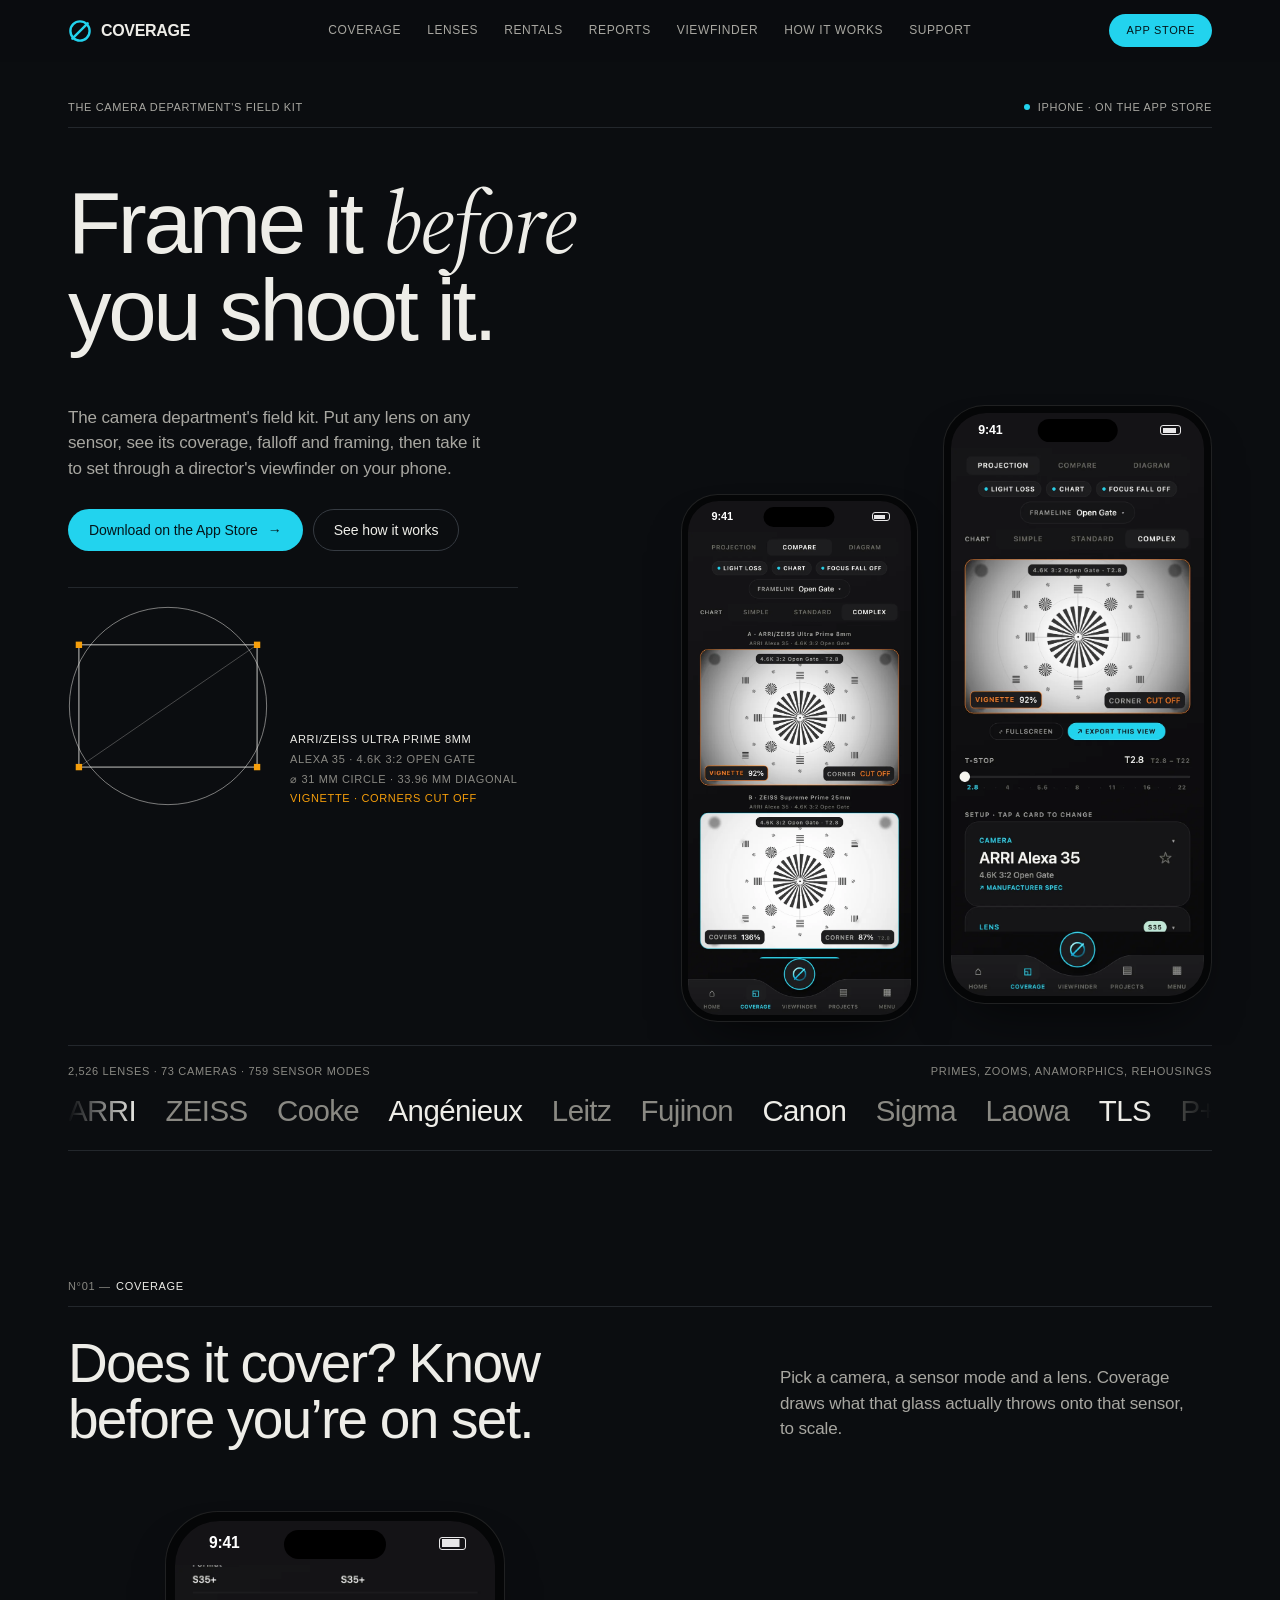
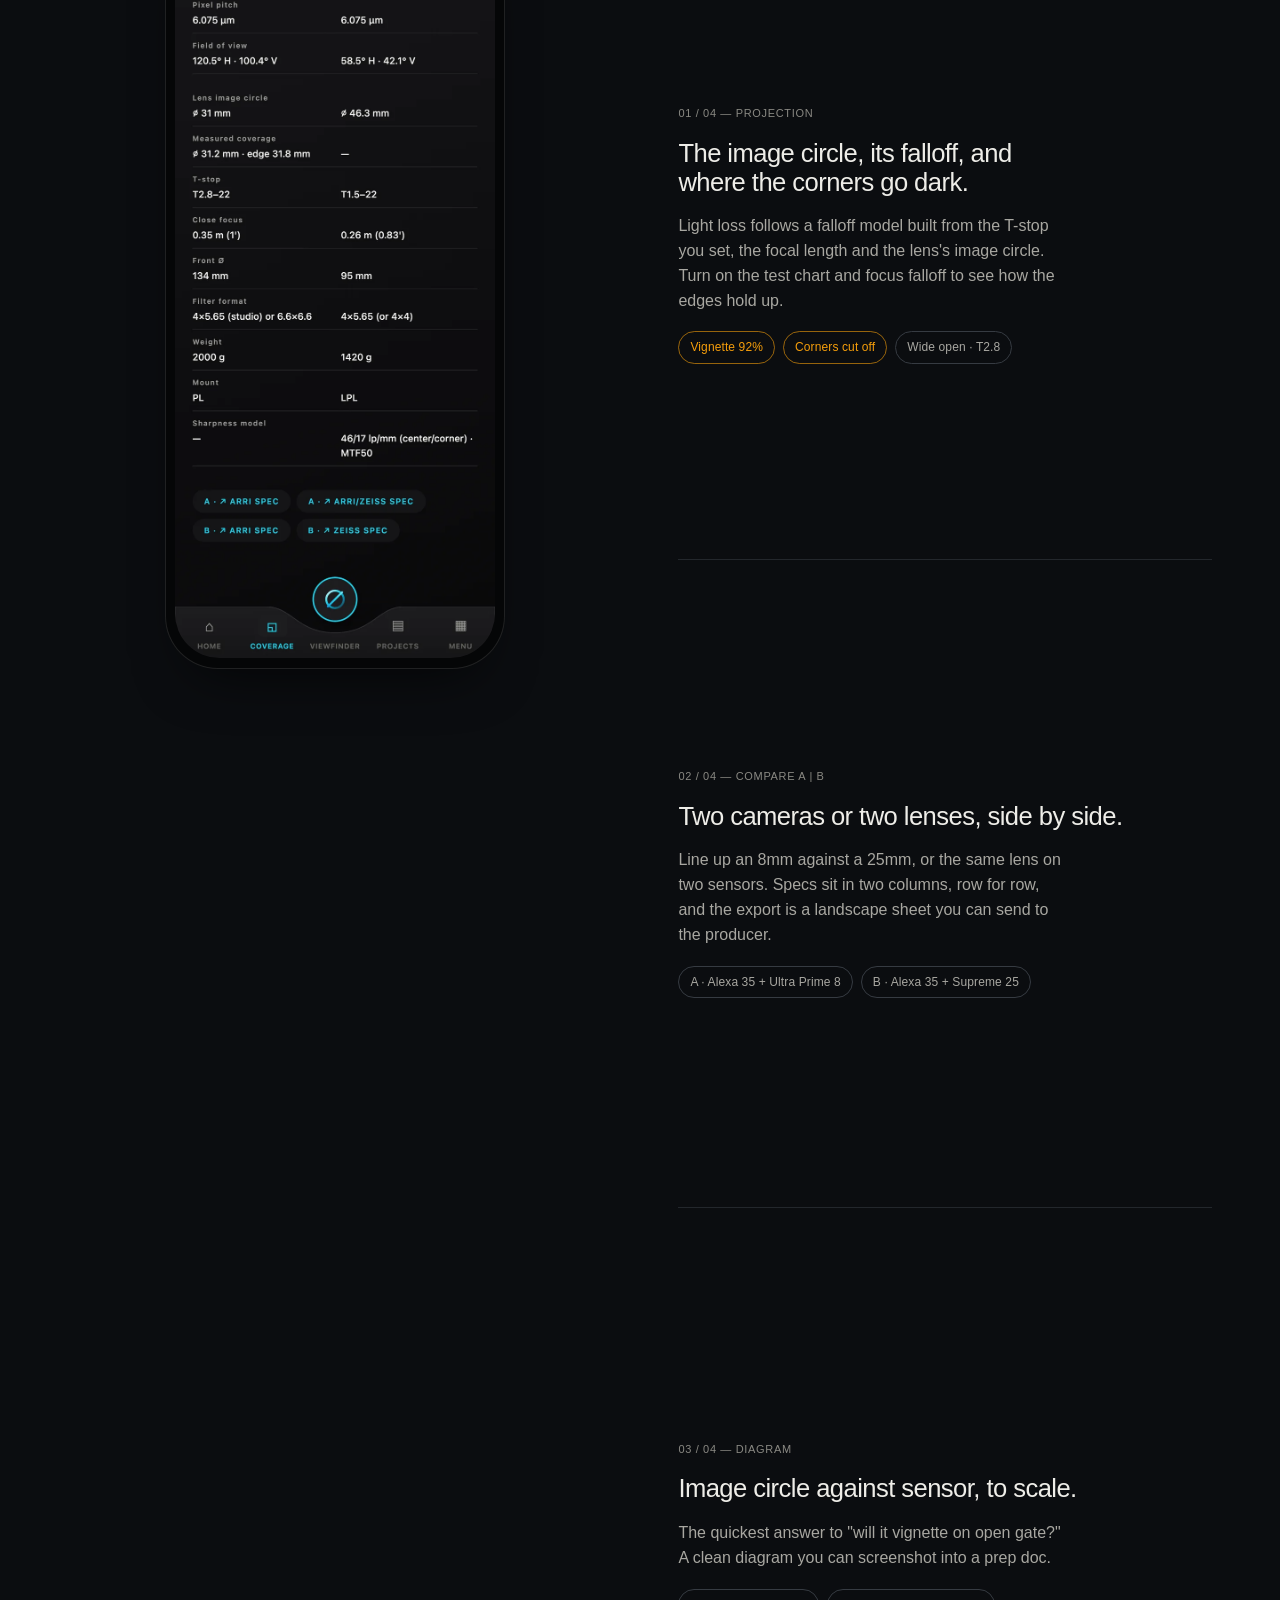
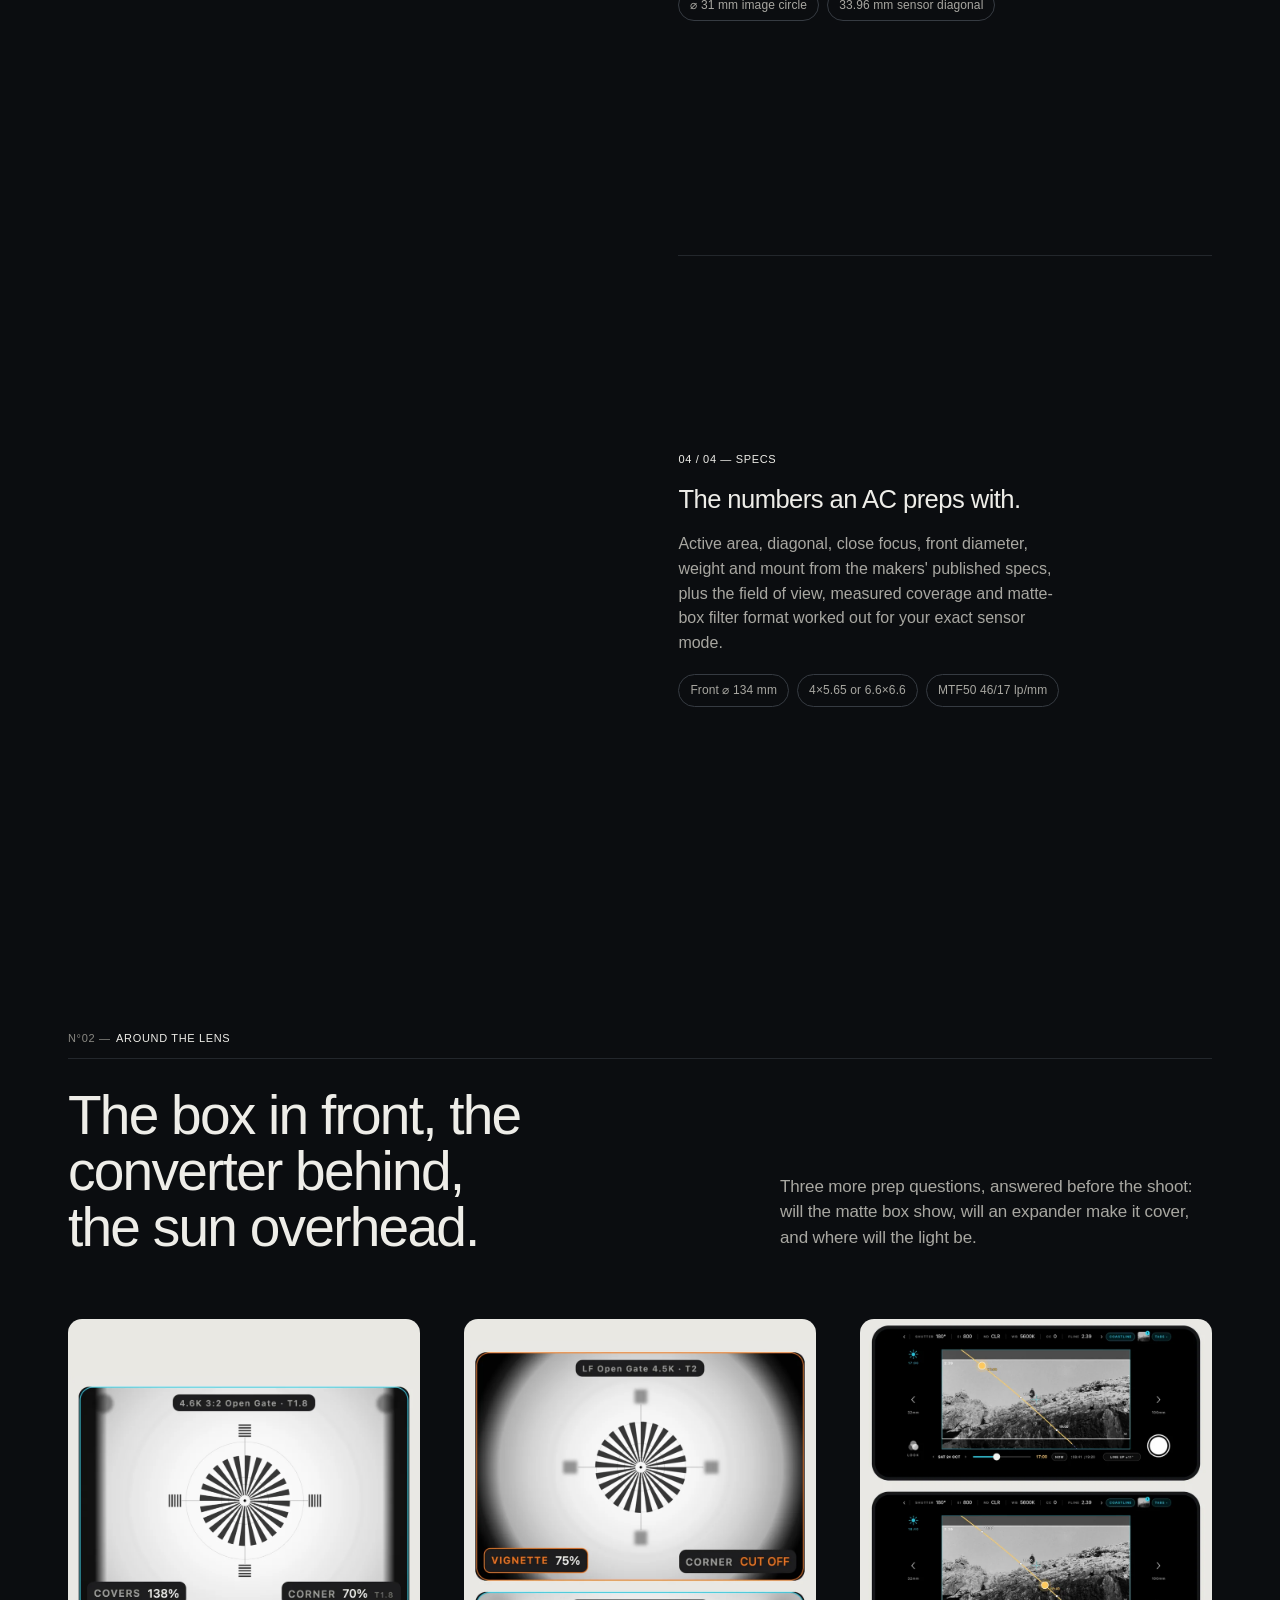
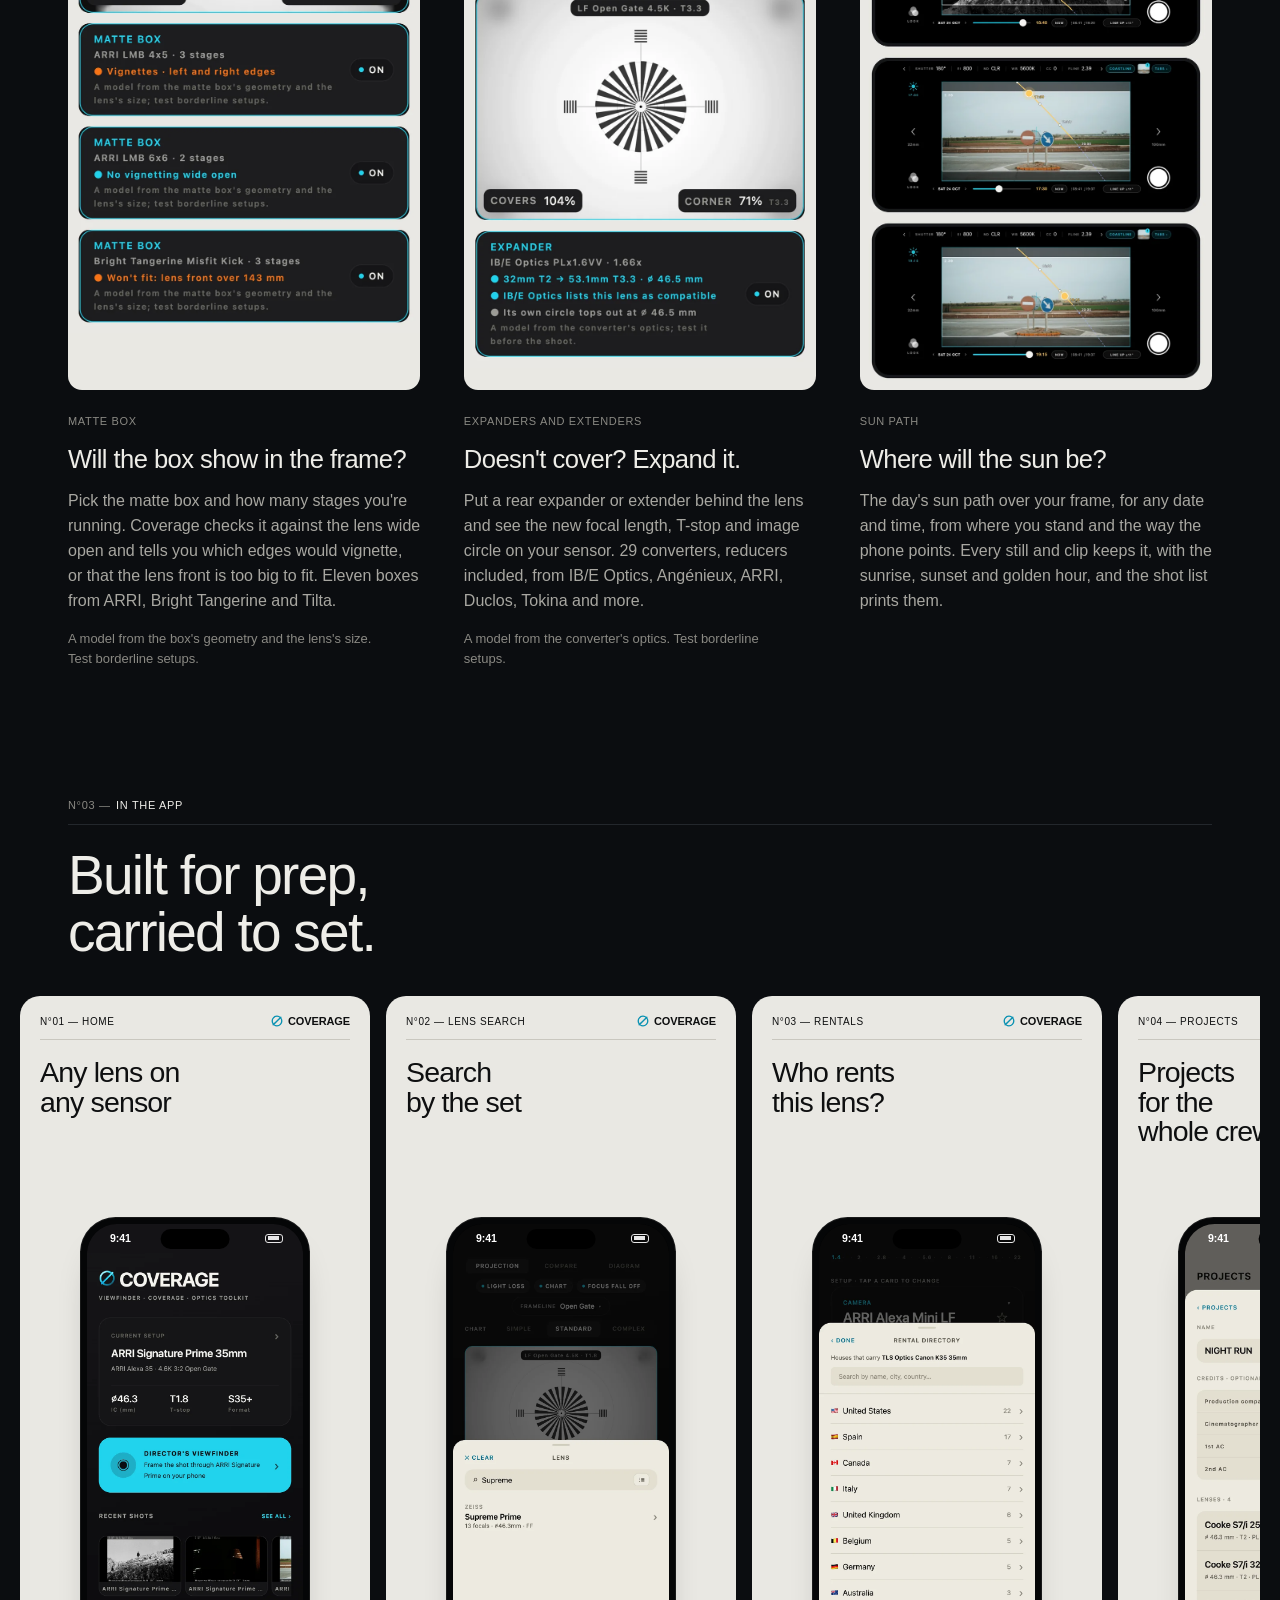
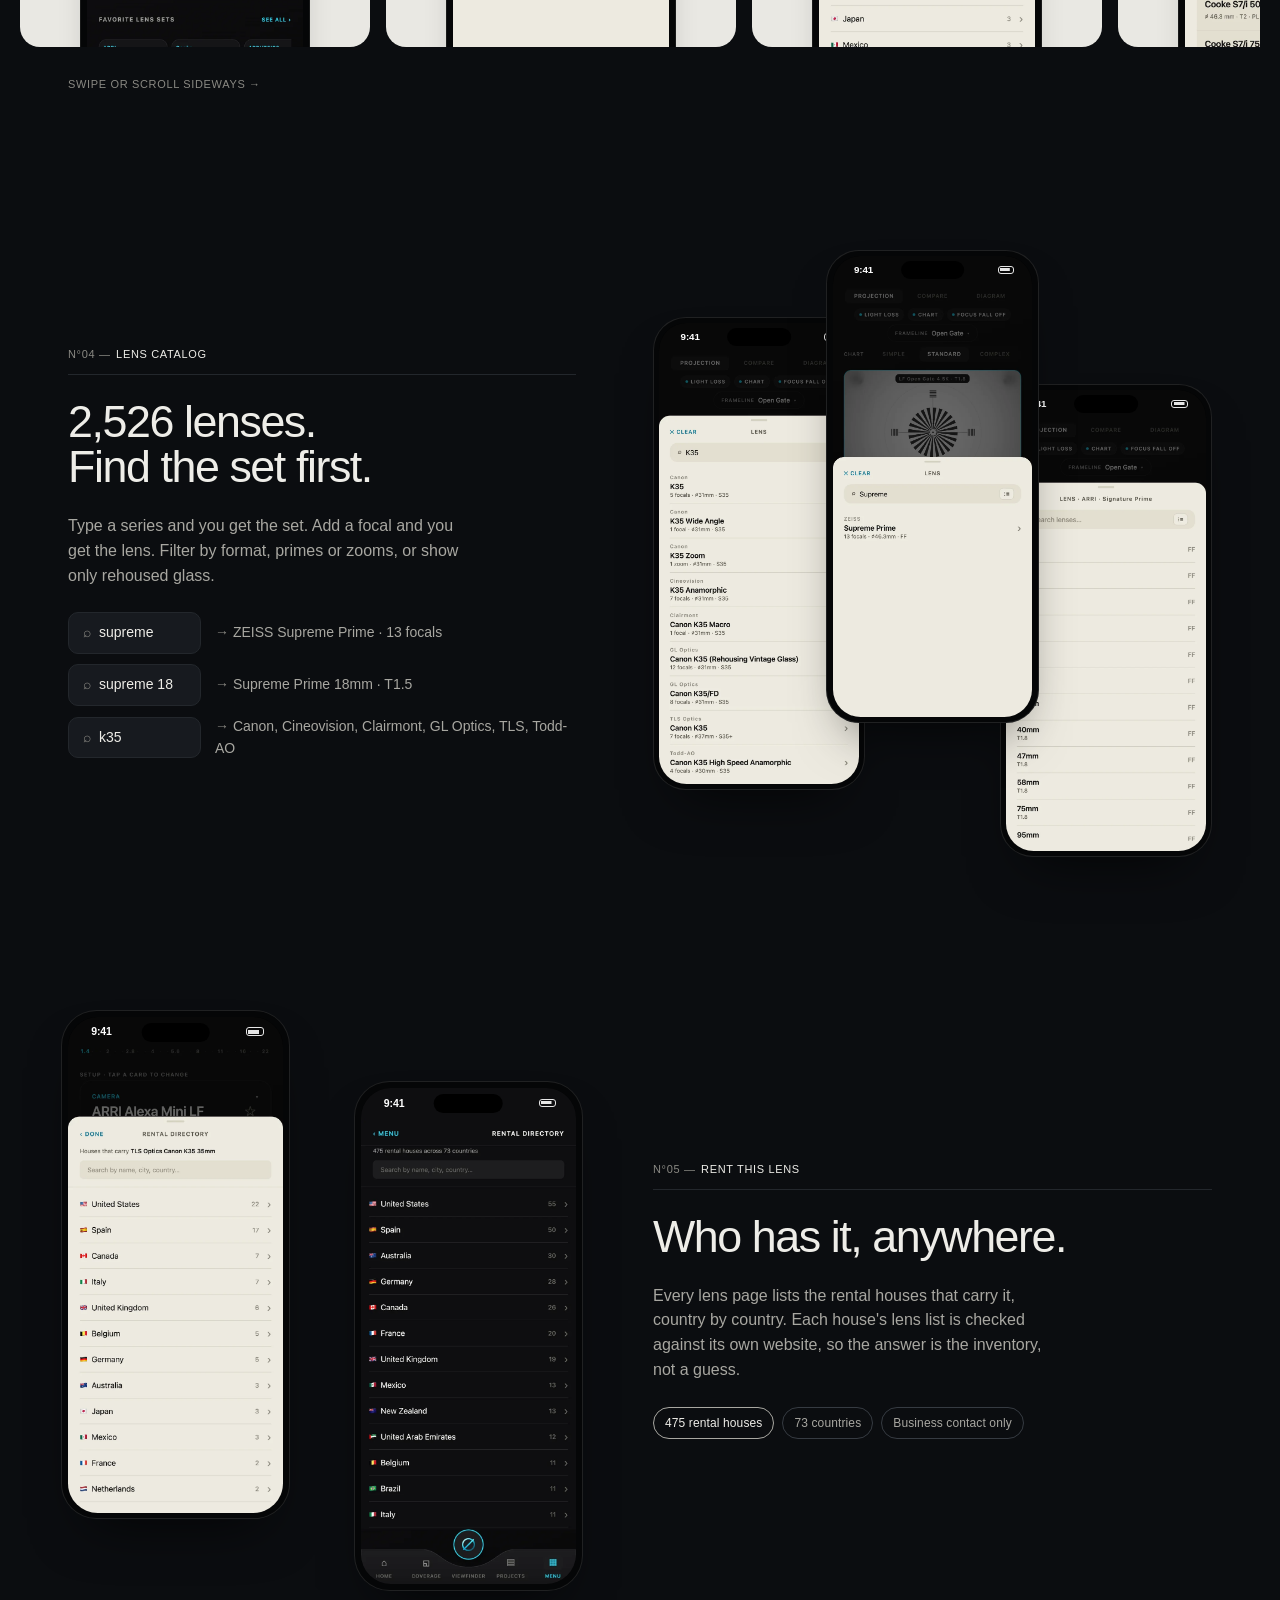
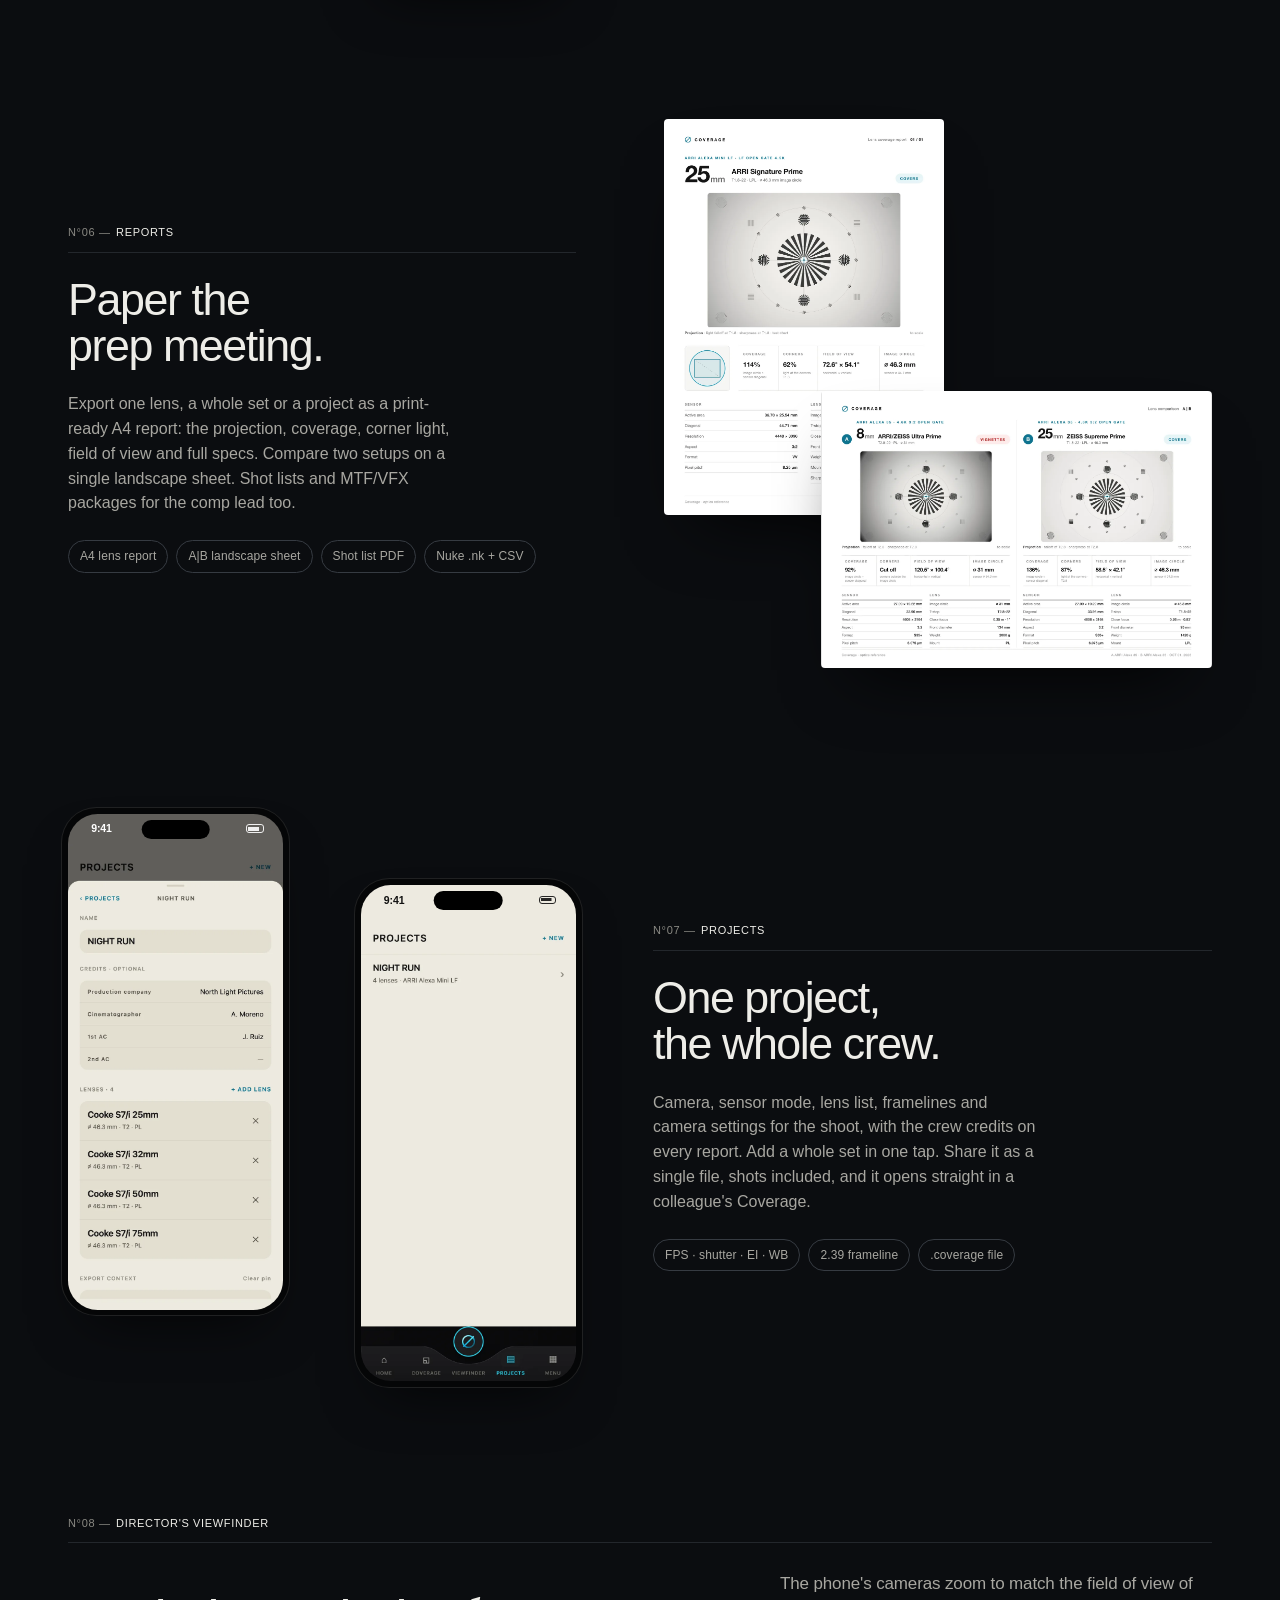
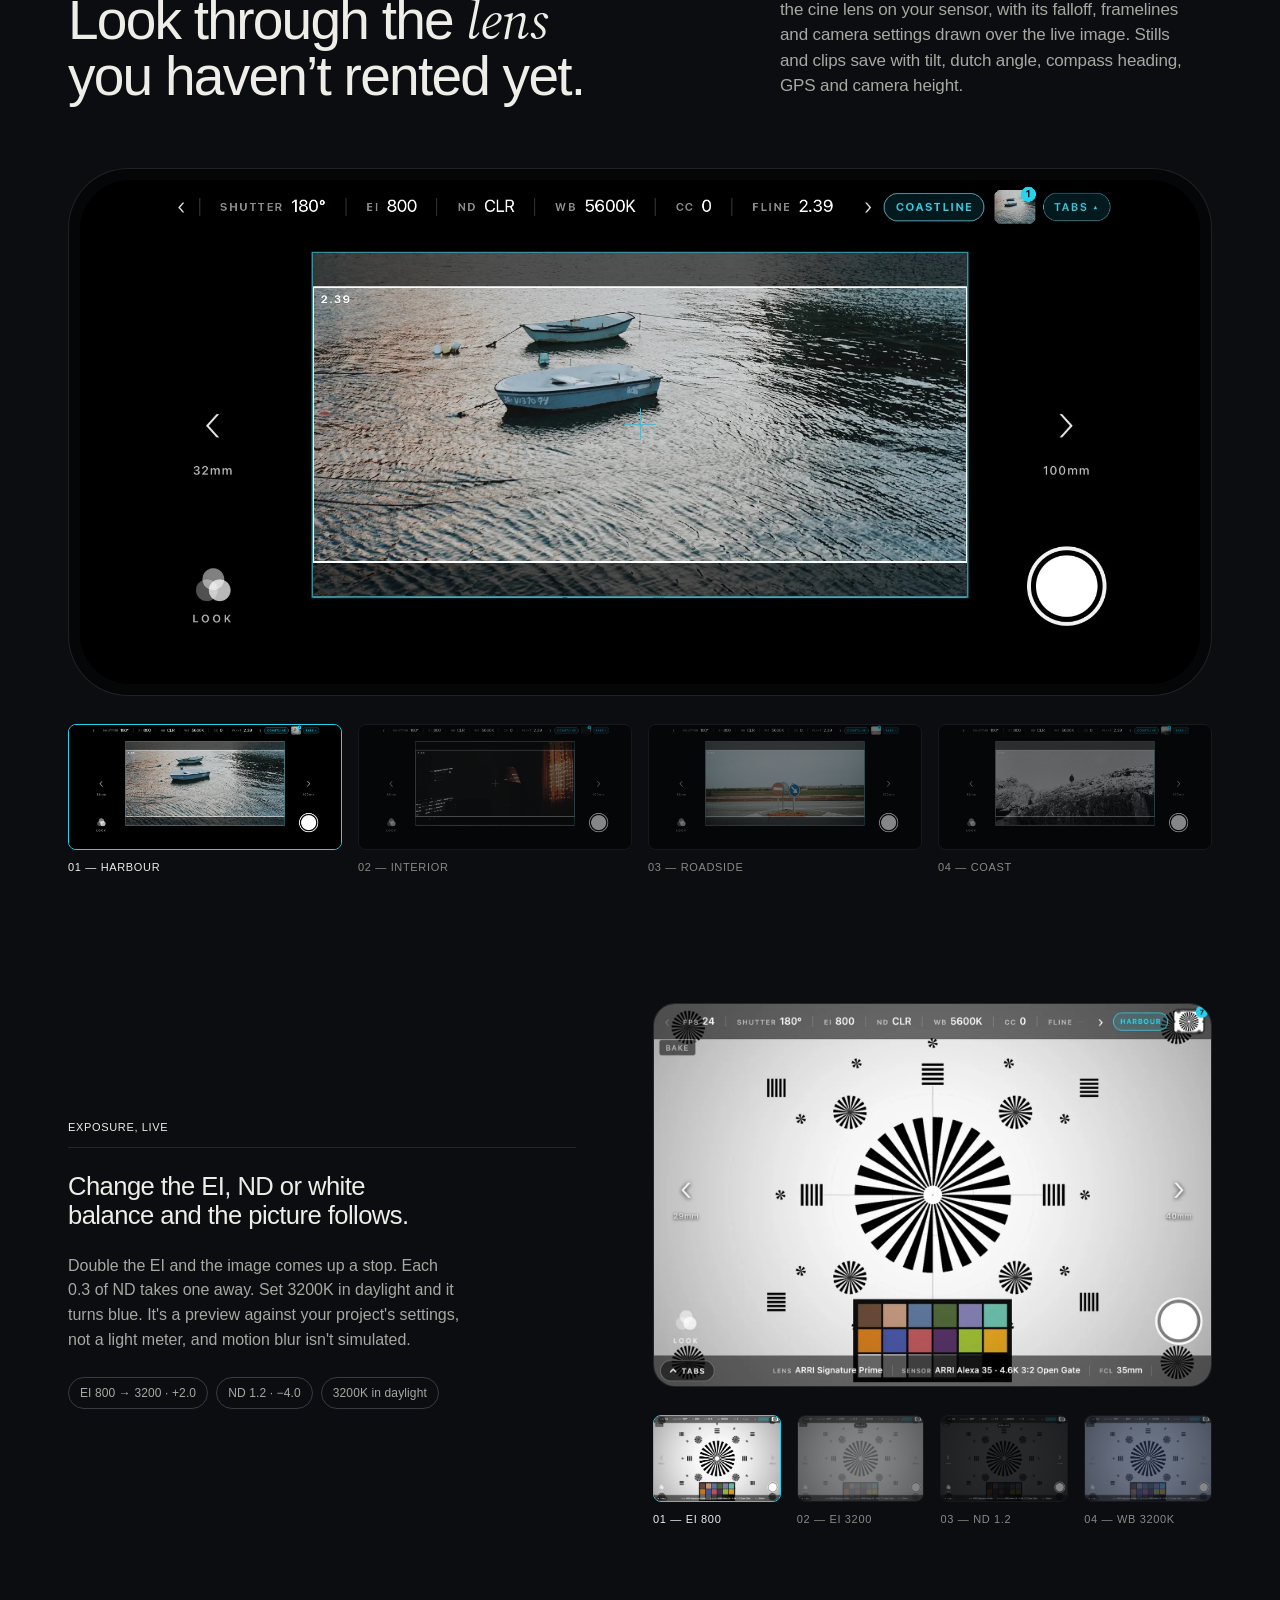
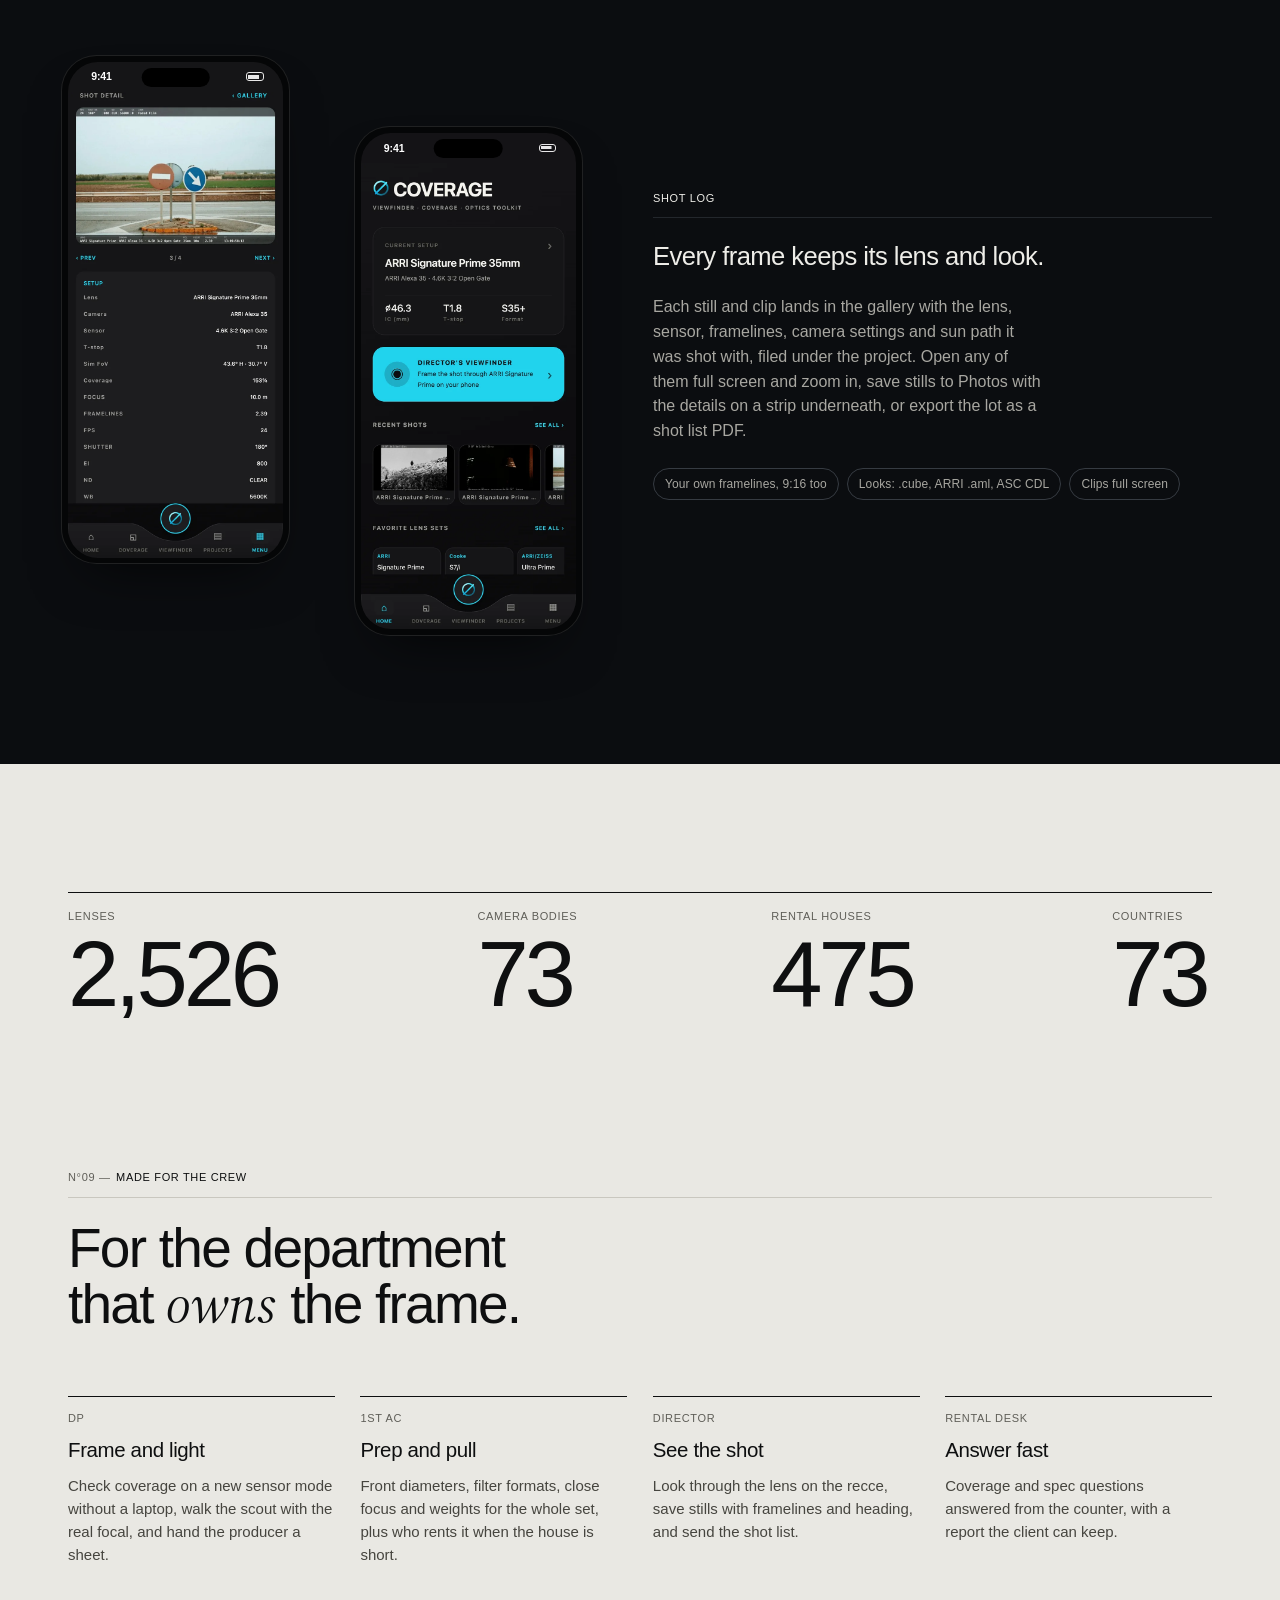
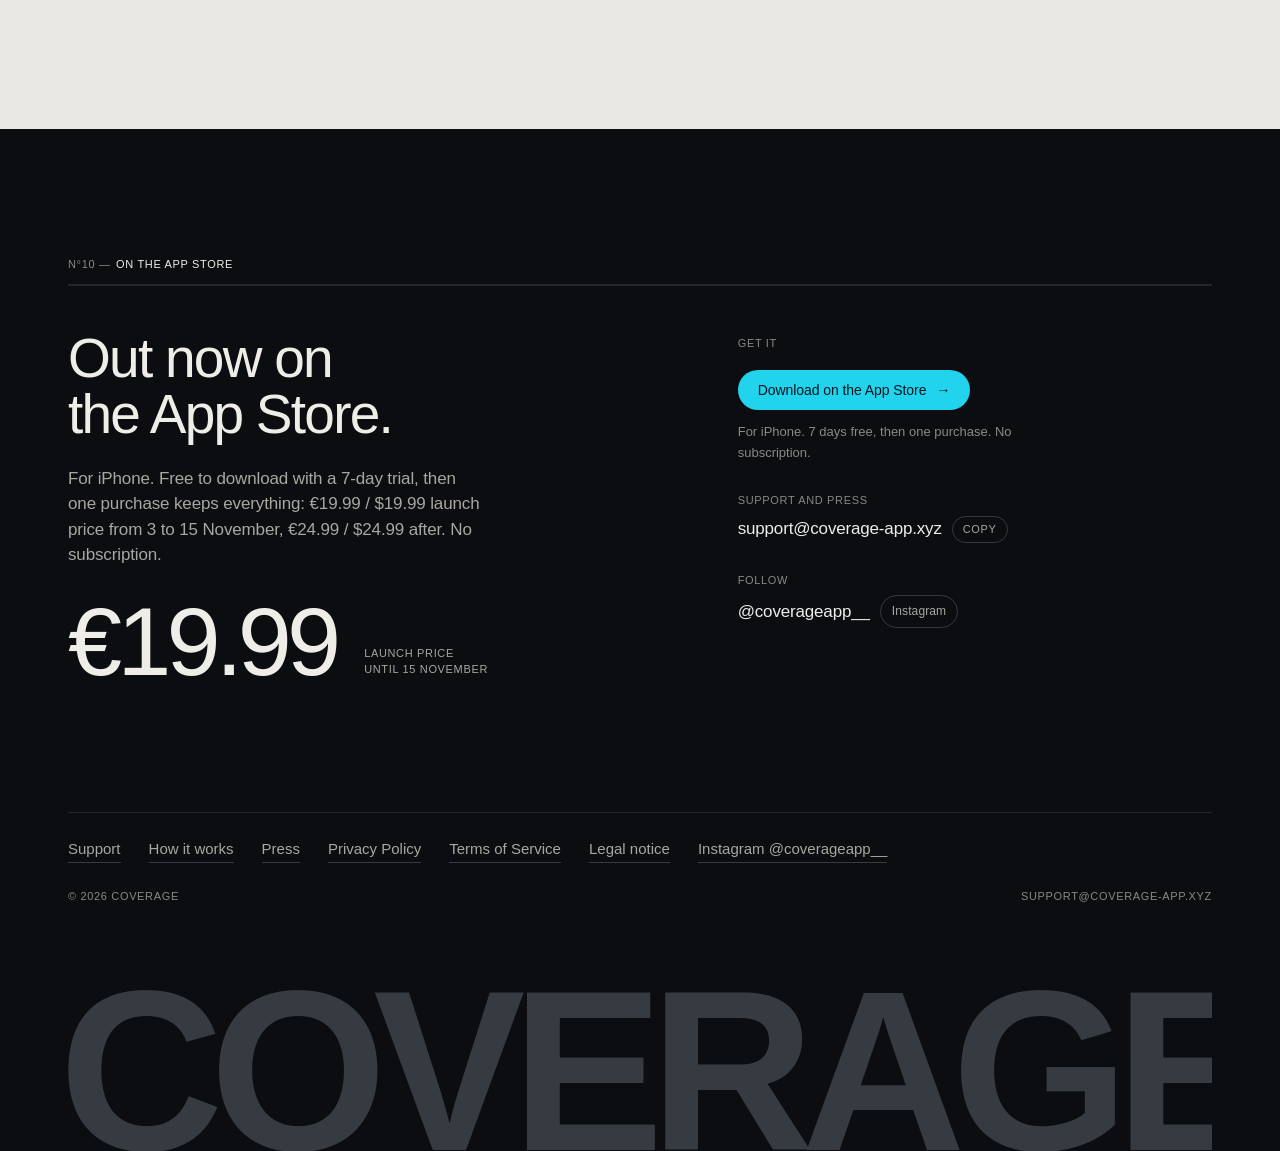
<file: index.html>
<!doctype html>
<html lang="en">
<head>
<meta charset="utf-8">
<meta name="viewport" content="width=device-width,initial-scale=1,viewport-fit=cover">
<title>Coverage · Lens coverage and director's viewfinder</title>
<meta name="description" content="The camera department's field kit for iPhone: any lens on any sensor, its coverage and falloff, matte box and expander checks, a director's viewfinder with the sun path, and who rents it in 73 countries.">
<link rel="canonical" href="https://coverage-app.xyz/">
<link rel="icon" href="/favicon.svg" type="image/svg+xml">
<link rel="apple-touch-icon" href="/apple-touch-icon.png">
<meta name="theme-color" content="#0b0d10">
<meta property="og:type" content="website">
<meta property="og:site_name" content="Coverage">
<meta property="og:title" content="Coverage · Lens coverage and director's viewfinder">
<meta property="og:description" content="The camera department's field kit for iPhone: any lens on any sensor, its coverage and falloff, matte box and expander checks, a director's viewfinder with the sun path, and who rents it in 73 countries.">
<meta property="og:url" content="https://coverage-app.xyz/">
<meta property="og:image" content="https://coverage-app.xyz/og.png">
<meta name="twitter:card" content="summary_large_image">
<link rel="stylesheet" href="fonts/source-serif-4.css">
<style>
  /* v2.1: one neo-grotesque (Helvetica Neue, the iPhone app's family) across its
     weights: Light for big numerals, Regular for display, Medium for small heads and
     labels, Bold only for the wordmark. One Source Serif 4 italic word per heading,
     at the weight of its line.
     Coal ground with paper sections for rhythm; cyan only for the mark,
     links, buttons and "covers"; amber for warnings. No mono, no glows. */
  :root {
    --coal: #0b0d10;
    --coal-2: #111418;
    --coal-3: #171a1f;
    --rule: #23272c;
    --rule-2: #363b42;
    --cream: #eeede8;
    --cream-dim: #a8a7a1;
    --fog: #8a8983;
    --paper: #e9e8e3;
    --paper-2: #f2f1ed;
    --ink: #0e0f10;
    --ink-2: #46453f;
    --ink-3: #5f5e58;
    --paper-rule: #c9c7bf;
    --signal: #22d3ee;
    --signal-hi: #67e8f9;
    --amber: #f59e0b;
    --sans: "Helvetica Neue", Helvetica, -apple-system, BlinkMacSystemFont, "SF Pro Text", Arial, sans-serif;
    /* Named face: Chrome on macOS maps weight 300 to Helvetica Neue Thin, not Light. */
    --sans-light: "HelveticaNeue-Light", "Helvetica Neue Light", "Helvetica Neue", Helvetica, -apple-system, BlinkMacSystemFont, Arial, sans-serif;
    --accent: "Source Serif 4", Georgia, "Times New Roman", serif;
    --ease: cubic-bezier(0.16, 1, 0.3, 1);
    --gutter: clamp(16px, 4vw, 48px);
    color-scheme: dark;
  }
  * { box-sizing: border-box; }
  html { scroll-behavior: smooth; -webkit-text-size-adjust: 100%; }
  body {
    margin: 0;
    background: var(--coal);
    color: var(--cream);
    font-family: var(--sans);
    font-size: 16px;
    line-height: 1.55;
    -webkit-font-smoothing: antialiased;
    overflow-x: clip;
  }
  a { color: inherit; text-decoration: none; }
  img { max-width: 100%; height: auto; display: block; }
  ::selection { background: var(--signal); color: var(--coal); }
  :focus-visible { outline: 2px solid var(--signal); outline-offset: 3px; border-radius: 4px; }
  .wrap { max-width: 1240px; margin: 0 auto; padding-inline: var(--gutter); }

  /* ── type ───────────────────────────────────────────── */
  .micro, .eyebrow {
    font-family: var(--sans); font-weight: 500; font-size: 11px; line-height: 1.35;
    letter-spacing: 0.06em; text-transform: uppercase; font-variant-numeric: tabular-nums;
  }
  .eyebrow { color: var(--cream); display: flex; align-items: baseline; gap: 0.5em; padding-bottom: 12px; border-bottom: 1px solid var(--rule); }
  .eyebrow[data-n]::before { content: "N°" attr(data-n) " —"; color: var(--fog); }
  h1, h2, h3, h4 { font-family: var(--sans); font-weight: 400; margin: 0; text-wrap: balance; letter-spacing: -0.03em; }
  h3, h4 { font-weight: 500; }
  h2 { font-size: clamp(32px, 4.3vw, 60px); line-height: 1.02; letter-spacing: -0.032em; max-width: 17ch; }
  .row h2 { font-size: clamp(30px, 3.5vw, 50px); }
  h3 { font-size: clamp(22px, 2vw, 28px); line-height: 1.12; letter-spacing: -0.022em; }
  /* The accent italic takes the weight of its line (400 in Regular heads, 500 in Medium). */
  .ac { font-family: var(--accent); font-style: italic; font-optical-sizing: auto; letter-spacing: -0.01em; padding-right: 0.03em; }
  .lede { font-size: clamp(17px, 1.3vw, 19px); font-weight: 400; line-height: 1.5; letter-spacing: -0.008em; color: var(--cream-dim); max-width: 44ch; margin: 0; }
  .num { font-variant-numeric: tabular-nums; }

  /* ── nav ────────────────────────────────────────────── */
  .nav {
    position: sticky; top: env(safe-area-inset-top, 0px); z-index: 50;
    background: color-mix(in srgb, var(--coal) 86%, transparent);
    -webkit-backdrop-filter: blur(16px); backdrop-filter: blur(16px);
    border-bottom: 1px solid transparent; transition: border-color 300ms ease;
  }
  .nav.scrolled { border-bottom-color: var(--rule); }
  .nav-inner { display: flex; align-items: center; justify-content: space-between; gap: 20px; padding-block: 14px; }
  .brand { display: flex; align-items: center; gap: 9px; color: var(--cream); }
  .brand svg { color: var(--signal); flex-shrink: 0; }
  .wordmark { font-weight: 700; letter-spacing: -0.02em; text-transform: uppercase; font-size: 16px; line-height: 1; }
  .nav-links { display: flex; gap: 26px; font-weight: 500; font-size: 12px; letter-spacing: 0.05em; text-transform: uppercase; color: var(--cream-dim); }
  .nav-links a { transition: color 200ms ease; }
  .nav-links a:hover { color: var(--cream); }
  @media (max-width: 900px) { .nav-links { display: none; } }
  .btn {
    display: inline-flex; align-items: center; gap: 10px;
    padding: 13px 20px; border-radius: 999px; font-weight: 500; font-size: 14px; line-height: 1; letter-spacing: -0.005em;
    transition: background 250ms ease, border-color 250ms ease, color 250ms ease;
    border: 1px solid transparent; cursor: pointer;
  }
  .btn-primary { background: var(--signal); color: #04161b; }
  .btn-primary:hover { background: var(--signal-hi); }
  .btn-ghost { border-color: var(--rule-2); color: var(--cream); }
  .btn-ghost:hover { border-color: var(--signal); color: var(--signal); }
  .btn-sm { padding: 10px 16px; font-size: 11px; letter-spacing: 0.06em; text-transform: uppercase; }
  .btn .arr { transition: transform 300ms var(--ease); }
  .btn:hover .arr { transform: translateX(4px); }

  /* ── device frames ──────────────────────────────────── */
  .phone {
    --w: 300px;
    width: var(--w); max-width: 100%;
    border-radius: calc(var(--w) * 0.155);
    padding: calc(var(--w) * 0.03);
    background: #050607;
    box-shadow: 0 0 0 1px rgba(255,255,255,0.11) inset, 0 28px 56px -28px rgba(0,0,0,0.75);
    position: relative; flex-shrink: 0;
  }
  .phone .screen {
    width: 100%; border-radius: calc(var(--w) * 0.13);
    overflow: hidden; position: relative; background: #000;
    display: flex; flex-direction: column;
  }
  .phone .screen img { width: 100%; height: auto; }
  /* Status bar: the captures start below it, as on a real screenshot. */
  .sb { flex-shrink: 0; height: calc(var(--w) * 0.13); background: var(--sb, #000); color: #fff;
    display: flex; align-items: center; justify-content: space-between; padding-inline: calc(var(--w) * 0.1) calc(var(--w) * 0.085);
    font: 600 calc(var(--w) * 0.046) / 1 var(--sans); letter-spacing: -0.01em; }
  .sb.lt { color: #111; }
  .sb i { width: calc(var(--w) * 0.078); height: calc(var(--w) * 0.038); border: 1.5px solid currentColor; border-radius: 3px; opacity: 0.9;
    background: linear-gradient(currentColor, currentColor) 1.5px 50% / 70% calc(100% - 3px) no-repeat; }
  .phone .island {
    position: absolute; top: calc(var(--w) * 0.055); left: 50%; transform: translateX(-50%);
    width: 30%; height: calc(var(--w) * 0.085); background: #000; border-radius: 999px; z-index: 2;
  }
  .landscape {
    width: 100%; aspect-ratio: 2556 / 1179; border-radius: clamp(28px, 5vw, 60px);
    padding: clamp(6px, 1vw, 12px);
    background: #050607;
    box-shadow: 0 0 0 1px rgba(255,255,255,0.11) inset;
  }
  .landscape .screen { width: 100%; height: 100%; border-radius: clamp(22px, 4.2vw, 50px); overflow: hidden; position: relative; background: #000; }

  /* ── hero ───────────────────────────────────────────── */
  .hero { position: relative; padding-block: clamp(20px, 3vw, 40px) 0; overflow: hidden; }
  .hero-meta { display: flex; justify-content: space-between; flex-wrap: wrap; gap: 6px 24px; color: var(--cream-dim); padding-bottom: 12px; border-bottom: 1px solid var(--rule); }
  .hero-meta .dot::before { content: ""; display: inline-block; width: 6px; height: 6px; border-radius: 50%; background: var(--signal); margin-right: 8px; vertical-align: 1px; }
  .hero h1 { font-size: clamp(44px, 6.8vw, 100px); line-height: 1; letter-spacing: -0.038em; margin-top: clamp(28px, 4vw, 56px); }
  .hero h1 .line { display: block; }
  .hero h1 .ac { letter-spacing: -0.015em; }
  .hero-grid { display: grid; grid-template-columns: minmax(0, 5fr) minmax(0, 7fr); grid-template-areas: "copy stage" "plate stage"; grid-template-rows: auto 1fr; gap: 0 clamp(32px, 5vw, 72px); margin-top: clamp(32px, 4vw, 56px); }
  @media (max-width: 900px) { .hero-grid { grid-template-columns: minmax(0, 1fr); grid-template-areas: "copy" "stage" "plate"; } }
  .hero-copy { grid-area: copy; display: flex; flex-direction: column; gap: 28px; min-width: 0; padding-bottom: 36px; }
  .hero-actions { display: flex; flex-wrap: wrap; gap: 10px; }
  /* Spec plate: the readout's lens and sensor drawn to scale (1 mm = 7 px). */
  .plate { grid-area: plate; align-self: start; display: grid; grid-template-columns: minmax(0, 200px) minmax(0, 1fr); gap: 22px; align-items: end; max-width: 520px; padding-block: 18px clamp(40px, 6vw, 72px); border-top: 1px solid var(--rule); }
  @media (max-width: 520px) { .plate { grid-template-columns: minmax(0, 150px) minmax(0, 1fr); gap: 16px; } }
  .plate svg { width: 100%; height: auto; overflow: visible; }
  .readout { display: flex; flex-direction: column; gap: 5px; color: var(--fog); margin: 0; }
  .readout b { color: var(--cream); font-weight: 500; }
  .readout .warn { color: var(--amber); }
  .hero-stage { grid-area: stage; position: relative; height: clamp(520px, 50vw, 680px); display: flex; justify-content: flex-end; align-items: flex-start; gap: clamp(14px, 2vw, 28px); }
  .hero-stage .phone { --w: clamp(190px, 21vw, 292px); }
  .hero-stage .s2 { margin-top: clamp(56px, 7vw, 110px); }
  .hero-stage .s2 .phone { --w: clamp(170px, 18.5vw, 258px); }
  @media (max-width: 900px) {
    .hero-stage { height: auto; justify-content: center; padding-bottom: 36px; }
    .hero-stage .phone { --w: min(46vw, 260px); }
    .hero-stage .s2 .phone { --w: min(40vw, 230px); }
  }

  /* Load sequence: runs once, ends fully visible. */
  .rise { animation: rise 1000ms var(--ease) both; animation-delay: calc(var(--d, 0) * 80ms); }
  @keyframes rise { from { opacity: 0; transform: translateY(22px); } to { opacity: 1; transform: none; } }
  .draw { stroke-dasharray: 1; stroke-dashoffset: 1; animation: draw 2.2s var(--ease) 400ms forwards; }
  @keyframes draw { to { stroke-dashoffset: 0; } }

  /* Scroll reveal: from a visible resting state (no element is hidden). */
  @supports (animation-timeline: view()) {
    .reveal { animation: reveal linear both; animation-timeline: view(); animation-range: entry 0% cover 30%; }
    @keyframes reveal { from { opacity: 0.4; transform: translateY(36px); } to { opacity: 1; transform: none; } }
  }

  /* ── marquee ────────────────────────────────────────── */
  .strip { border-bottom: 1px solid var(--rule); padding-block: 18px 22px; display: flex; flex-direction: column; gap: 14px; border-top: 1px solid var(--rule); }
  .strip-head { display: flex; justify-content: space-between; gap: 6px 16px; flex-wrap: wrap; align-items: baseline; color: var(--fog); }
  .marquee { overflow: hidden; -webkit-mask-image: linear-gradient(90deg, transparent, #000 6%, #000 94%, transparent); mask-image: linear-gradient(90deg, transparent, #000 6%, #000 94%, transparent); }
  .marquee-track { display: flex; gap: 1em; width: max-content; animation: slide 52s linear infinite; font-size: clamp(22px, 2.3vw, 30px); }
  .marquee:hover .marquee-track { animation-play-state: paused; }
  .marquee-track span { font-weight: 400; letter-spacing: -0.02em; line-height: 1.2; color: var(--fog); white-space: nowrap; }
  .marquee-track span:nth-child(3n+1) { color: var(--cream); }
  @keyframes slide { to { transform: translateX(-50%); } }

  /* ── section scaffold ───────────────────────────────── */
  section.block { padding-block: clamp(80px, 10vw, 144px); }
  .head { display: flex; flex-direction: column; gap: 22px; margin-bottom: clamp(40px, 5vw, 68px); }
  /* Big headline left, its lede set against the last line on the right. */
  @media (min-width: 901px) {
    .head.split { display: grid; grid-template-columns: minmax(0, 1.5fr) minmax(0, 1fr); gap: 28px clamp(32px, 5vw, 72px); align-items: end; }
    .head.split .eyebrow { grid-column: 1 / -1; }
    .head.split .lede { padding-bottom: 0.3em; }
  }

  /* ── coverage tour (pinned phone) ───────────────────── */
  .tour { display: grid; grid-template-columns: minmax(0, 1fr) minmax(0, 1fr); gap: clamp(32px, 6vw, 96px); }
  .tour-pin { position: sticky; top: calc(env(safe-area-inset-top, 0px) + 96px); height: fit-content; display: flex; justify-content: center; }
  .tour-pin .phone { --w: min(340px, 30vw); }
  .tour-pin .stack { display: grid; overflow: hidden; }
  .tour-pin .stack img { grid-area: 1 / 1; opacity: 0; transition: opacity 600ms var(--ease); }
  .tour-pin .stack img.on { opacity: 1; }
  .steps { display: flex; flex-direction: column; counter-reset: step; }
  .step { min-height: 72vh; display: flex; flex-direction: column; justify-content: center; gap: 18px; padding-block: 24px; border-top: 1px solid var(--rule); }
  .step:first-child { border-top: 0; }
  .step .tag { color: var(--fog); transition: color 400ms ease; }
  .step .tag::before { counter-increment: step; content: counter(step, decimal-leading-zero) " / 04 — "; }
  .step.active .tag { color: var(--cream); }
  .step p { color: var(--cream-dim); margin: 0; max-width: 44ch; font-size: 16px; }
  .facts { display: flex; flex-wrap: wrap; gap: 8px; }
  .chip { font-weight: 500; font-size: 12px; letter-spacing: 0.01em; font-variant-numeric: tabular-nums; padding: 6px 11px; border: 1px solid var(--rule-2); border-radius: 999px; color: var(--cream-dim); white-space: nowrap; }
  .chip.amber { border-color: color-mix(in srgb, var(--amber) 60%, transparent); color: var(--amber); }
  .chip.hi { border-color: var(--cream-dim); color: var(--cream); }
  .step-media { display: none; }
  @media (max-width: 900px) {
    .tour { grid-template-columns: 1fr; }
    .tour-pin { display: none; }
    .step { min-height: 0; padding-block: 40px; }
    .step-media { display: flex; justify-content: center; margin-top: 12px; }
    .step-media .phone { --w: min(300px, 78vw); }
  }

  /* ── preview cards: paper, like the App Store set ───── */
  .cards {
    display: grid; grid-auto-flow: column; grid-auto-columns: clamp(268px, 30vw, 350px); gap: 16px;
    overflow-x: auto; scroll-snap-type: x mandatory; padding: 4px var(--gutter) 24px;
    margin-inline: calc(var(--gutter) * -1); scrollbar-width: thin; scrollbar-color: var(--rule-2) transparent;
  }
  .card {
    scroll-snap-align: start; border-radius: 20px; overflow: hidden; position: relative; container-type: inline-size;
    background: var(--paper); color: var(--ink);
    aspect-ratio: 1290 / 2400; max-width: 100%;
    display: flex; flex-direction: column; padding: 18px 20px 0; gap: 0;
  }
  .card .card-top { display: flex; justify-content: space-between; align-items: center; padding-bottom: 10px; border-bottom: 1px solid var(--paper-rule); color: var(--ink); font-size: 10px; }
  .card .card-top .cm { display: inline-flex; align-items: center; gap: 5px; font-weight: 700; letter-spacing: -0.01em; font-size: 11px; }
  .card .card-top .cm svg { color: #0891b2; }
  .card h3 { font-size: clamp(24px, 9.2cqi, 32px); line-height: 1.04; letter-spacing: -0.03em; margin-top: 18px; max-width: 11ch; text-wrap: balance; }
  .card .phone { --w: 74cqi; margin: auto auto -26%; transition: transform 600ms var(--ease); box-shadow: 0 0 0 1px rgba(255,255,255,0.08) inset, 0 24px 40px -24px rgba(0,0,0,0.45); }
  .card:hover .phone { transform: translateY(-8px); }
  .cards-hint { color: var(--fog); }

  /* ── feature rows ───────────────────────────────────── */
  .row { display: grid; grid-template-columns: minmax(0, 1fr) minmax(0, 1.1fr); gap: clamp(32px, 6vw, 96px); align-items: center; }
  .row.flip .copy { order: 2; }
  @media (max-width: 900px) { .row, .row.flip { grid-template-columns: 1fr; } .row.flip .copy { order: 0; } }
  .copy { display: flex; flex-direction: column; gap: 24px; min-width: 0; }
  .copy p { color: var(--cream-dim); margin: 0; max-width: 44ch; font-size: 16px; }
  .duo, .trio { container-type: inline-size; display: flex; justify-content: center; min-width: 0; }
  .duo { gap: 5cqi; align-items: flex-start; }
  .duo .phone { --w: min(260px, 45cqi); }
  .duo .phone:nth-child(2) { margin-top: 14cqi; }
  .trio { align-items: flex-start; padding-block: 2cqi; }
  .trio .phone { --w: min(236px, 38cqi); }
  .trio .phone + .phone { margin-left: -7cqi; }
  .trio .phone:nth-child(1) { margin-top: 12cqi; z-index: 1; }
  .trio .phone:nth-child(2) { z-index: 3; }
  .trio .phone:nth-child(3) { margin-top: 24cqi; z-index: 2; }
  .queries { display: grid; gap: 10px; }
  .q { display: flex; align-items: center; gap: 14px; font-size: 14px; }
  .q .in { flex-shrink: 0; padding: 9px 14px; border-radius: 10px; background: var(--coal-3); border: 1px solid var(--rule); min-width: 9.5em; font-weight: 500; color: var(--cream); }
  .q .in::before { content: "⌕"; color: var(--fog); margin-right: 8px; }
  .q .out { color: var(--cream-dim); }
  .q .out::before { content: "→ "; color: var(--fog); }

  /* ── exports ────────────────────────────────────────── */
  .papers { position: relative; height: clamp(360px, 46vw, 560px); }
  .paper { position: absolute; border-radius: 4px; overflow: hidden; background: #fff; box-shadow: 0 36px 70px -34px rgba(0,0,0,0.9); transition: transform 700ms var(--ease); }
  .paper.portrait { width: 50%; left: 2%; top: 0; }
  .paper.land { width: 70%; right: 0; bottom: 2%; }
  .papers:hover .paper.portrait { transform: translate(-3%, -2%); }
  .papers:hover .paper.land { transform: translate(3%, 3%); }

  /* ── viewfinder ─────────────────────────────────────── */
  /* Phone captures of the viewfinder; one at a time, picked below. */
  .vf-stack { display: grid; }
  .vf-stack img { grid-area: 1 / 1; width: 100%; height: 100%; object-fit: cover; opacity: 0; transition: opacity 700ms var(--ease); }
  .vf-stack img.on { opacity: 1; }
  .vf-pick { display: grid; grid-template-columns: repeat(4, minmax(0, 1fr)); gap: clamp(8px, 1.4vw, 16px); margin-top: clamp(16px, 2.4vw, 28px); }
  .vf-pick button { all: unset; cursor: pointer; display: flex; flex-direction: column; gap: 8px; min-width: 0; }
  .vf-pick img { width: 100%; aspect-ratio: 2000 / 920; object-fit: cover; border-radius: 8px; border: 1px solid var(--rule); opacity: 0.5; transition: opacity 300ms ease, border-color 300ms ease; }
  .vf-pick span { color: var(--fog); white-space: nowrap; overflow: hidden; text-overflow: ellipsis; padding-top: 2px; }
  .vf-pick span::before { content: attr(data-n) " — "; }
  .vf-pick button:hover img, .vf-pick button.on img { opacity: 1; }
  .vf-pick button.on img { border-color: var(--signal); }
  .vf-pick button.on span { color: var(--cream); }
  .vf-pick button:focus-visible img { outline: 2px solid var(--signal); outline-offset: 2px; }
  @media (max-width: 520px) { .vf-pick span { display: none; } }
  .vf-log { margin-top: clamp(72px, 10vw, 136px); }
  /* EI / ND / WB on the app's test chart; same switcher as the frames. */
  .exp-frame { aspect-ratio: 1400 / 962; border-radius: clamp(14px, 2vw, 22px); overflow: hidden; border: 1px solid var(--rule); background: #000; }
  .exp-frame .vf-stack { height: 100%; }
  .vf-pick.exp img { aspect-ratio: 1400 / 962; }

  /* ── around the lens: matte box, expanders, sun ─────── */
  /* App Store panels cropped on paper; one frame size so the three line up. */
  .feat-grid { display: grid; grid-template-columns: repeat(3, minmax(0, 1fr)); gap: clamp(28px, 3.4vw, 48px); align-items: start; }
  .feat { display: flex; flex-direction: column; gap: 16px; min-width: 0; }
  .feat-pic { aspect-ratio: 880 / 1675; background: var(--paper); border-radius: 14px; overflow: hidden; display: flex; align-items: center; margin-bottom: 8px; }
  .feat-pic img { width: 100%; height: auto; display: block; }
  .feat .tag { color: var(--fog); }
  .feat p { color: var(--cream-dim); margin: 0; max-width: 44ch; font-size: 16px; }
  .feat p.note { color: var(--fog); font-size: 13px; }
  @media (max-width: 900px) { .feat-grid { grid-template-columns: minmax(0, 1fr); gap: 64px; } .feat-pic { max-width: 420px; aspect-ratio: auto; } }

  /* ── paper band: numbers + crew ─────────────────────── */
  .paper-band { background: var(--paper); color: var(--ink); padding-block: clamp(72px, 10vw, 140px); }
  .paper-band .eyebrow { color: var(--ink); border-color: var(--paper-rule); }
  .paper-band .eyebrow[data-n]::before { color: var(--ink-3); }
  .paper-band ::selection { background: var(--ink); color: var(--paper); }
  .stats { display: grid; grid-template-columns: repeat(4, auto); justify-content: space-between; gap: 0 24px; border-top: 1px solid var(--ink); margin-bottom: clamp(88px, 12vw, 160px); }
  @media (max-width: 760px) { .stats { grid-template-columns: repeat(2, minmax(0, 1fr)); } }
  .stat { padding-top: 16px; display: flex; flex-direction: column; justify-content: space-between; gap: 10px; min-width: 0; }
  .stat .l { color: var(--ink-3); order: -1; }
  .stat .n { font-family: var(--sans-light); font-weight: 300; font-size: clamp(48px, 7.2vw, 104px); line-height: 0.9; letter-spacing: -0.045em; font-variant-numeric: tabular-nums; padding-right: 0.06em; }
  @media (max-width: 760px) { .stat:nth-child(n+3) { margin-top: 36px; border-top: 1px solid var(--paper-rule); } }
  .roles { display: grid; grid-template-columns: repeat(4, minmax(0, 1fr)); gap: 0 clamp(16px, 2vw, 28px); }
  @media (max-width: 900px) { .roles { grid-template-columns: repeat(2, minmax(0, 1fr)); } }
  @media (max-width: 520px) { .roles { grid-template-columns: 1fr; } }
  .role { border-top: 1px solid var(--ink); padding: 14px 0 34px; display: flex; flex-direction: column; gap: 12px; }
  .role .r { color: var(--ink-3); }
  .role h4 { font-size: clamp(19px, 1.6vw, 22px); line-height: 1.15; letter-spacing: -0.018em; }
  .role p { margin: 0; font-size: 15px; color: var(--ink-2); }

  /* ── launch + footer ────────────────────────────────── */
  .beta { border-top: 1px solid var(--rule); padding-top: clamp(28px, 4vw, 44px); display: grid; grid-template-columns: minmax(0, 1.25fr) minmax(0, 1fr); gap: clamp(40px, 6vw, 96px); align-items: start; }
  @media (max-width: 860px) { .beta { grid-template-columns: 1fr; } }
  .beta h2 { max-width: 13ch; }
  .price { display: flex; flex-wrap: wrap; align-items: flex-end; gap: 6px 22px; margin-top: 8px; }
  .price .big { font-family: var(--sans-light); font-weight: 300; font-size: clamp(60px, 7.6vw, 112px); line-height: 0.86; letter-spacing: -0.05em; font-variant-numeric: tabular-nums; padding-right: 0.06em; }
  .price .cap { color: var(--cream-dim); padding-bottom: 6px; line-height: 1.5; }
  .contact { display: grid; gap: 30px; padding-top: 6px; }
  .notify { display: grid; gap: 12px; }
  .notify-row { display: flex; gap: 10px; flex-wrap: wrap; }
  .notify input[type=email] { flex: 1 1 220px; min-width: 0; font: 500 16px var(--sans); color: var(--cream); background: var(--coal-2); border: 1px solid var(--rule-2); border-radius: 999px; padding: 14px 20px; outline: none; transition: border-color 250ms ease; }
  .notify input[type=email]::placeholder { color: var(--fog); }
  .notify input[type=email]:focus-visible { border-color: var(--signal); }
  .notify .btn { border: 0; cursor: pointer; font-family: var(--sans); }
  .notify .btn[disabled] { opacity: 0.6; cursor: default; }
  .notify .hp { position: absolute; left: -9999px; width: 1px; height: 1px; opacity: 0; }
  .notify-msg { margin: 0; min-height: 1.4em; font-size: 14px; color: var(--signal); }
  .notify-msg.err { color: var(--amber); }
  .fine { margin: 0; font-size: 13px; color: var(--fog); max-width: 46ch; }
  .fine a { color: var(--cream-dim); border-bottom: 1px solid var(--rule-2); }
  .contact .lbl { display: block; color: var(--fog); margin-bottom: 8px; }
  .addr { display: flex; align-items: center; gap: 10px; flex-wrap: wrap; }
  .addr .v { font-weight: 400; font-size: 17px; letter-spacing: -0.01em; color: var(--cream); user-select: all; }
  a.v:hover { color: var(--signal); }
  .copy-btn { font: 500 11px/1 var(--sans); letter-spacing: 0.06em; text-transform: uppercase; padding: 7px 10px; border-radius: 999px; border: 1px solid var(--rule-2); background: transparent; color: var(--cream-dim); cursor: pointer; }
  .copy-btn:hover { border-color: var(--signal); color: var(--signal); }
  footer { padding-block: 18px 0; display: flex; justify-content: space-between; gap: 20px; flex-wrap: wrap; color: var(--fog); }
  .help-links { display: flex; flex-wrap: wrap; gap: 10px 28px; padding-block: 24px 8px; border-top: 1px solid var(--rule); font-size: 15px; font-weight: 500; }
  .help-links a { color: var(--cream-dim); border-bottom: 1px solid var(--rule-2); padding-bottom: 2px; transition: color 200ms ease, border-color 200ms ease; }
  .help-links a:hover { color: var(--signal); border-color: var(--signal); }
  /* The wordmark, set as large as the column, cut by the bottom edge. */
  .bigmark { overflow: hidden; height: 0.75em; margin-top: clamp(40px, 6vw, 80px); font-size: calc((min(100vw, 1240px) - 2 * var(--gutter)) / 5.02); }
  .bigmark span { display: block; font-weight: 700; text-transform: uppercase; letter-spacing: -0.06em; line-height: 0.8; color: var(--rule-2); white-space: nowrap; margin-left: -0.04em; }

  @media (prefers-reduced-motion: reduce) {
    *, *::before, *::after { animation: none !important; transition: none !important; }
    html { scroll-behavior: auto; }
    .draw { stroke-dashoffset: 0; }
  }
</style>
</head>
<body>

<header class="nav" id="nav">
  <div class="wrap nav-inner">
    <a class="brand" href="#top" aria-label="Coverage home">
      <svg width="24" height="24" viewBox="0 0 100 100" aria-hidden="true"><circle cx="50" cy="50" r="40" fill="none" stroke="currentColor" stroke-width="10"/><line x1="82" y1="18" x2="18" y2="82" stroke="currentColor" stroke-width="10" stroke-linecap="round"/></svg>
      <span class="wordmark">Coverage</span>
    </a>
    <nav class="nav-links" aria-label="Sections">
      <a href="#coverage">Coverage</a>
      <a href="#search">Lenses</a>
      <a href="#rentals">Rentals</a>
      <a href="#exports">Reports</a>
      <a href="#viewfinder">Viewfinder</a>
      <a href="/how-it-works/">How it works</a>
      <a href="/support/">Support</a>
    </nav>
    <a class="btn btn-primary btn-sm" href="https://apps.apple.com/app/id6811562037">App Store</a>
  </div>
</header>

<main id="top">
  <!-- HERO -->
  <section class="hero">
    <div class="wrap">
      <div class="hero-meta micro rise" style="--d:0"><span>The camera department's field kit</span><span class="dot">iPhone · On the App Store</span></div>
      <h1 class="rise" style="--d:1">
        <span class="line">Frame it <span class="ac">before</span></span>
        <span class="line">you shoot it.</span>
      </h1>
      <div class="hero-grid">
        <div class="hero-copy">
          <p class="lede rise" style="--d:2">The camera department's field kit. Put any lens on any sensor, see its coverage, falloff and framing, then take it to set through a director's viewfinder on your phone.</p>
          <div class="hero-actions rise" style="--d:3">
            <a class="btn btn-primary" href="https://apps.apple.com/app/id6811562037">Download on the App Store <span class="arr">→</span></a>
            <a class="btn btn-ghost" href="#coverage">See how it works</a>
          </div>
        </div>
        <div class="hero-stage" id="stage">
          <div class="s2"><div class="phone rise" style="--d:3"><div class="screen"><div class="sb" style="--sb:#141316"><span>9:41</span><i></i></div><img src="img/compare-top.webp" alt="Compare view: Ultra Prime 8mm and Supreme Prime 25mm on an Alexa 35, side by side" width="720" height="1561"></div><div class="island"></div></div></div>
          <div class="s1"><div class="phone rise" style="--d:5"><div class="screen"><div class="sb" style="--sb:#141316"><span>9:41</span><i></i></div><img src="img/coverage-ultraprime8-complex.webp" alt="Coverage projection of an Ultra Prime 8mm on an Alexa 35 Open Gate, showing light falloff and the vignette warning" width="720" height="1561"></div><div class="island"></div></div></div>
        </div>
        <div class="plate rise" style="--d:4">
          <svg viewBox="40 22 220 220" aria-hidden="true">
            <circle class="draw" pathLength="1" cx="150" cy="132" r="108.5" fill="none" stroke="rgba(238,237,232,0.55)" stroke-width="1"/>
            <rect class="draw" pathLength="1" x="52" y="64.7" width="196" height="134.5" fill="none" stroke="rgba(238,237,232,0.9)" stroke-width="1" style="animation-delay:600ms"/>
            <line class="draw" pathLength="1" x1="52" y1="199.2" x2="248" y2="64.7" stroke="rgba(238,237,232,0.3)" stroke-width="1" style="animation-delay:900ms"/>
            <g fill="#f59e0b"><rect x="48.5" y="61.2" width="7" height="7"/><rect x="244.5" y="61.2" width="7" height="7"/><rect x="48.5" y="195.7" width="7" height="7"/><rect x="244.5" y="195.7" width="7" height="7"/></g>
          </svg>
          <p class="readout micro" aria-label="Example readout">
            <span><b>ARRI/ZEISS Ultra Prime 8mm</b></span>
            <span>Alexa 35 · 4.6K 3:2 Open Gate</span>
            <span>⌀ 31 mm circle · 33.96 mm diagonal</span>
            <span class="warn">Vignette · corners cut off</span>
          </p>
        </div>
      </div>
    </div>
  </section>

  <!-- BRAND STRIP -->
  <div class="wrap">
    <div class="strip">
      <div class="strip-head micro">
        <span class="num">2,526 lenses · 73 cameras · 759 sensor modes</span>
        <span>Primes, zooms, anamorphics, rehousings</span>
      </div>
      <div class="marquee" aria-hidden="true">
        <div class="marquee-track">
          <span>ARRI</span><span>ZEISS</span><span>Cooke</span><span>Angénieux</span><span>Leitz</span><span>Fujinon</span><span>Canon</span><span>Sigma</span><span>Laowa</span><span>TLS</span><span>P+S Technik</span><span>Hawk</span><span>Atlas</span><span>DZOFilm</span><span>Tokina</span><span>Blazar</span><span>Sirui</span><span>Kowa</span><span>Whitepoint</span><span>GL Optics</span><span>Zero Optik</span>
          <span>ARRI</span><span>ZEISS</span><span>Cooke</span><span>Angénieux</span><span>Leitz</span><span>Fujinon</span><span>Canon</span><span>Sigma</span><span>Laowa</span><span>TLS</span><span>P+S Technik</span><span>Hawk</span><span>Atlas</span><span>DZOFilm</span><span>Tokina</span><span>Blazar</span><span>Sirui</span><span>Kowa</span><span>Whitepoint</span><span>GL Optics</span><span>Zero Optik</span>
        </div>
      </div>
    </div>
  </div>

  <!-- COVERAGE TOUR -->
  <section class="block" id="coverage">
    <div class="wrap">
      <div class="head split">
        <span class="eyebrow" data-n="01">Coverage</span>
        <h2>Does it cover? Know before you’re on set.</h2>
        <p class="lede">Pick a camera, a sensor mode and a lens. Coverage draws what that glass actually throws onto that sensor, to scale.</p>
      </div>
      <div class="tour">
        <div class="tour-pin" aria-hidden="true">
          <div class="phone"><div class="screen"><div class="sb" style="--sb:#141316"><span>9:41</span><i></i></div><div class="stack" id="tourScreen">
            <img class="on" src="img/coverage-ultraprime8-complex.webp" alt="" width="720" height="1561">
            <img src="img/compare-top.webp" alt="" width="720" height="1561">
            <img src="img/diagram.webp" alt="" width="720" height="1561">
            <img src="img/compare-specs.webp" alt="" width="720" height="1561">
          </div></div><div class="island"></div></div>
        </div>
        <div class="steps">
          <article class="step active" data-step="0">
            <span class="tag micro">Projection</span>
            <h3>The image circle, its falloff, and where the corners go dark.</h3>
            <p>Light loss follows a falloff model built from the T-stop you set, the focal length and the lens's image circle. Turn on the test chart and focus falloff to see how the edges hold up.</p>
            <div class="facts"><span class="chip amber">Vignette 92%</span><span class="chip amber">Corners cut off</span><span class="chip">Wide open · T2.8</span></div>
            <div class="step-media"><div class="phone"><div class="screen"><div class="sb" style="--sb:#141316"><span>9:41</span><i></i></div><img src="img/coverage-ultraprime8-complex.webp" alt="Coverage projection with falloff" width="720" height="1561" loading="lazy"></div><div class="island"></div></div></div>
          </article>
          <article class="step" data-step="1">
            <span class="tag micro">Compare A | B</span>
            <h3>Two cameras or two lenses, side by side.</h3>
            <p>Line up an 8mm against a 25mm, or the same lens on two sensors. Specs sit in two columns, row for row, and the export is a landscape sheet you can send to the producer.</p>
            <div class="facts"><span class="chip">A · Alexa 35 + Ultra Prime 8</span><span class="chip">B · Alexa 35 + Supreme 25</span></div>
            <div class="step-media"><div class="phone"><div class="screen"><div class="sb" style="--sb:#141316"><span>9:41</span><i></i></div><img src="img/compare-top.webp" alt="Compare A and B" width="720" height="1561" loading="lazy"></div><div class="island"></div></div></div>
          </article>
          <article class="step" data-step="2">
            <span class="tag micro">Diagram</span>
            <h3>Image circle against sensor, to scale.</h3>
            <p>The quickest answer to "will it vignette on open gate?" A clean diagram you can screenshot into a prep doc.</p>
            <div class="facts"><span class="chip">⌀ 31 mm image circle</span><span class="chip">33.96 mm sensor diagonal</span></div>
            <div class="step-media"><div class="phone"><div class="screen"><div class="sb" style="--sb:#141316"><span>9:41</span><i></i></div><img src="img/diagram.webp" alt="Coverage diagram" width="720" height="1561" loading="lazy"></div><div class="island"></div></div></div>
          </article>
          <article class="step" data-step="3">
            <span class="tag micro">Specs</span>
            <h3>The numbers an AC preps with.</h3>
            <p>Active area, diagonal, close focus, front diameter, weight and mount from the makers' published specs, plus the field of view, measured coverage and matte-box filter format worked out for your exact sensor mode.</p>
            <div class="facts"><span class="chip">Front ⌀ 134 mm</span><span class="chip">4×5.65 or 6.6×6.6</span><span class="chip">MTF50 46/17 lp/mm</span></div>
            <div class="step-media"><div class="phone"><div class="screen"><div class="sb" style="--sb:#141316"><span>9:41</span><i></i></div><img src="img/compare-specs.webp" alt="Specs in two columns" width="720" height="1561" loading="lazy"></div><div class="island"></div></div></div>
          </article>
        </div>
      </div>
    </div>
  </section>

  <!-- AROUND THE LENS: MATTE BOX, EXPANDERS, SUN -->
  <section class="block" id="around" style="padding-top:0">
    <div class="wrap">
      <div class="head split">
        <span class="eyebrow" data-n="02">Around the lens</span>
        <h2>The box in front, the converter behind, the sun overhead.</h2>
        <p class="lede">Three more prep questions, answered before the shoot: will the matte box show, will an expander make it cover, and where will the light be.</p>
      </div>
      <div class="feat-grid">
        <article class="feat reveal">
          <div class="feat-pic"><img src="img/feat-matte-box.webp" alt="Matte box check on a 4.6K 3:2 Open Gate sensor: an ARRI LMB 4x5 with three stages vignettes at the left and right edges, an LMB 6x6 with two stages is clear wide open, and a Bright Tangerine Misfit Kick won't fit a lens front over 143 mm" width="880" height="1391" loading="lazy"></div>
          <span class="tag micro">Matte box</span>
          <h3>Will the box show in the frame?</h3>
          <p>Pick the matte box and how many stages you're running. Coverage checks it against the lens wide open and tells you which edges would vignette, or that the lens front is too big to fit. Eleven boxes from ARRI, Bright Tangerine and Tilta.</p>
          <p class="note">A model from the box's geometry and the lens's size. Test borderline setups.</p>
        </article>
        <article class="feat reveal">
          <div class="feat-pic"><img src="img/feat-expander.webp" alt="Expander check: a 32mm that vignettes on LF Open Gate covers with an IB/E Optics 1.66x expander behind it, becoming 53.1mm at T3.3 with a 46.5 mm image circle" width="880" height="1568" loading="lazy"></div>
          <span class="tag micro">Expanders and extenders</span>
          <h3>Doesn't cover? Expand it.</h3>
          <p>Put a rear expander or extender behind the lens and see the new focal length, T-stop and image circle on your sensor. 29 converters, reducers included, from IB/E Optics, Angénieux, ARRI, Duclos, Tokina and more.</p>
          <p class="note">A model from the converter's optics. Test borderline setups.</p>
        </article>
        <article class="feat reveal">
          <div class="feat-pic"><img src="img/feat-sun.webp" alt="Sun path drawn over four viewfinder frames, moving through the day with a time slider" width="880" height="1675" loading="lazy"></div>
          <span class="tag micro">Sun path</span>
          <h3>Where will the sun be?</h3>
          <p>The day's sun path over your frame, for any date and time, from where you stand and the way the phone points. Every still and clip keeps it, with the sunrise, sunset and golden hour, and the shot list prints them.</p>
        </article>
      </div>
    </div>
  </section>

  <!-- PREVIEW CARDS -->
  <section class="block" style="padding-top:0" aria-label="App previews">
    <div class="wrap">
      <div class="head" style="margin-bottom:32px">
        <span class="eyebrow" data-n="03">In the app</span>
        <h2>Built for prep, carried to set.</h2>
      </div>
      <div class="cards" tabindex="0" aria-label="Scroll through app previews">
        <article class="card reveal"><div class="card-top micro"><span>N°01 — Home</span><span class="cm" aria-hidden="true"><svg width="12" height="12" viewBox="0 0 100 100"><circle cx="50" cy="50" r="40" fill="none" stroke="currentColor" stroke-width="11"/><line x1="82" y1="18" x2="18" y2="82" stroke="currentColor" stroke-width="11" stroke-linecap="round"/></svg>COVERAGE</span></div><h3>Any lens on any sensor</h3><div class="phone"><div class="screen"><div class="sb" style="--sb:#141316"><span>9:41</span><i></i></div><img src="img/home.webp" alt="Home screen with the current setup" width="720" height="1561" loading="lazy"></div><div class="island"></div></div></article>
        <article class="card reveal"><div class="card-top micro"><span>N°02 — Lens search</span><span class="cm" aria-hidden="true"><svg width="12" height="12" viewBox="0 0 100 100"><circle cx="50" cy="50" r="40" fill="none" stroke="currentColor" stroke-width="11"/><line x1="82" y1="18" x2="18" y2="82" stroke="currentColor" stroke-width="11" stroke-linecap="round"/></svg>COVERAGE</span></div><h3>Search by the set</h3><div class="phone"><div class="screen"><div class="sb" style="--sb:#080808"><span>9:41</span><i></i></div><img src="img/picker-search-sets.webp" alt="Lens search returning the ZEISS Supreme Prime set" width="720" height="1561" loading="lazy"></div><div class="island"></div></div></article>
        <article class="card reveal"><div class="card-top micro"><span>N°03 — Rentals</span><span class="cm" aria-hidden="true"><svg width="12" height="12" viewBox="0 0 100 100"><circle cx="50" cy="50" r="40" fill="none" stroke="currentColor" stroke-width="11"/><line x1="82" y1="18" x2="18" y2="82" stroke="currentColor" stroke-width="11" stroke-linecap="round"/></svg>COVERAGE</span></div><h3>Who rents this lens?</h3><div class="phone"><div class="screen"><div class="sb" style="--sb:#080808"><span>9:41</span><i></i></div><img src="img/rent-this-lens-k35.webp" alt="Rental houses carrying the TLS Canon K35, by country" width="720" height="1561" loading="lazy"></div><div class="island"></div></div></article>
        <article class="card reveal"><div class="card-top micro"><span>N°04 — Projects</span><span class="cm" aria-hidden="true"><svg width="12" height="12" viewBox="0 0 100 100"><circle cx="50" cy="50" r="40" fill="none" stroke="currentColor" stroke-width="11"/><line x1="82" y1="18" x2="18" y2="82" stroke="currentColor" stroke-width="11" stroke-linecap="round"/></svg>COVERAGE</span></div><h3>Projects for the whole crew</h3><div class="phone"><div class="screen"><div class="sb" style="--sb:#605e5a"><span>9:41</span><i></i></div><img src="img/project-detail.webp" alt="Project with credits and a Cooke S7/i lens list" width="720" height="1561" loading="lazy"></div><div class="island"></div></div></article>
        <article class="card reveal"><div class="card-top micro"><span>N°05 — Menu</span><span class="cm" aria-hidden="true"><svg width="12" height="12" viewBox="0 0 100 100"><circle cx="50" cy="50" r="40" fill="none" stroke="currentColor" stroke-width="11"/><line x1="82" y1="18" x2="18" y2="82" stroke="currentColor" stroke-width="11" stroke-linecap="round"/></svg>COVERAGE</span></div><h3>Everything in one menu</h3><div class="phone"><div class="screen"><div class="sb" style="--sb:#0e0e10"><span>9:41</span><i></i></div><img src="img/menu.webp" alt="Menu with shots, favorites, rentals and exports" width="720" height="1561" loading="lazy"></div><div class="island"></div></div></article>
      </div>
      <span class="cards-hint micro">Swipe or scroll sideways →</span>
    </div>
  </section>

  <!-- LENS SEARCH -->
  <section class="block" id="search" style="padding-top:0">
    <div class="wrap row">
      <div class="copy">
        <span class="eyebrow" data-n="04">Lens catalog</span>
        <h2>2,526 lenses. Find the set first.</h2>
        <p>Type a series and you get the set. Add a focal and you get the lens. Filter by format, primes or zooms, or show only rehoused glass.</p>
        <div class="queries" aria-label="Search examples">
          <div class="q"><span class="in">supreme</span><span class="out">ZEISS Supreme Prime · 13 focals</span></div>
          <div class="q"><span class="in">supreme 18</span><span class="out">Supreme Prime 18mm · T1.5</span></div>
          <div class="q"><span class="in">k35</span><span class="out">Canon, Cineovision, Clairmont, GL Optics, TLS, Todd-AO</span></div>
        </div>
      </div>
      <div class="trio reveal">
        <div class="phone"><div class="screen"><div class="sb" style="--sb:#080808"><span>9:41</span><i></i></div><img src="img/picker-search-k35.webp" alt="Search results for K35" width="720" height="1561" loading="lazy"></div><div class="island"></div></div>
        <div class="phone"><div class="screen"><div class="sb" style="--sb:#080808"><span>9:41</span><i></i></div><img src="img/picker-search-sets.webp" alt="Search results showing one set" width="720" height="1561" loading="lazy"></div><div class="island"></div></div>
        <div class="phone"><div class="screen"><div class="sb" style="--sb:#080808"><span>9:41</span><i></i></div><img src="img/picker-series.webp" alt="Focals in the ARRI Signature Prime set" width="720" height="1561" loading="lazy"></div><div class="island"></div></div>
      </div>
    </div>
  </section>

  <!-- RENTALS -->
  <section class="block" id="rentals" style="padding-top:0">
    <div class="wrap row flip">
      <div class="copy">
        <span class="eyebrow" data-n="05">Rent this lens</span>
        <h2>Who has it, anywhere.</h2>
        <p>Every lens page lists the rental houses that carry it, country by country. Each house's lens list is checked against its own website, so the answer is the inventory, not a guess.</p>
        <div class="facts"><span class="chip hi">475 rental houses</span><span class="chip">73 countries</span><span class="chip">Business contact only</span></div>
      </div>
      <div class="duo reveal">
        <div class="phone"><div class="screen"><div class="sb" style="--sb:#080808"><span>9:41</span><i></i></div><img src="img/rent-this-lens-k35.webp" alt="Rental houses that carry the TLS Optics Canon K35 35mm, by country" width="720" height="1561" loading="lazy"></div><div class="island"></div></div>
        <div class="phone"><div class="screen"><div class="sb" style="--sb:#0e0e10"><span>9:41</span><i></i></div><img src="img/rentals-countries.webp" alt="Rental directory: 475 houses across 73 countries" width="720" height="1561" loading="lazy"></div><div class="island"></div></div>
      </div>
    </div>
  </section>

  <!-- EXPORTS -->
  <section class="block" id="exports" style="padding-top:0">
    <div class="wrap row">
      <div class="copy">
        <span class="eyebrow" data-n="06">Reports</span>
        <h2>Paper the prep meeting.</h2>
        <p>Export one lens, a whole set or a project as a print-ready A4 report: the projection, coverage, corner light, field of view and full specs. Compare two setups on a single landscape sheet. Shot lists and MTF/VFX packages for the comp lead too.</p>
        <div class="facts"><span class="chip">A4 lens report</span><span class="chip">A|B landscape sheet</span><span class="chip">Shot list PDF</span><span class="chip">Nuke .nk + CSV</span></div>
      </div>
      <div class="papers reveal" aria-label="Example PDF reports">
        <img class="paper portrait" src="img/pdf-lens-1.webp" alt="A4 lens coverage report for an ARRI Signature Prime 25mm on an Alexa Mini LF" width="1100" height="1557" loading="lazy">
        <img class="paper land" src="img/pdf-compare-1.webp" alt="Landscape A|B comparison sheet" width="1500" height="1059" loading="lazy">
      </div>
    </div>
  </section>

  <!-- PROJECTS -->
  <section class="block" style="padding-top:0">
    <div class="wrap row flip">
      <div class="copy">
        <span class="eyebrow" data-n="07">Projects</span>
        <h2>One project, the whole crew.</h2>
        <p>Camera, sensor mode, lens list, framelines and camera settings for the shoot, with the crew credits on every report. Add a whole set in one tap. Share it as a single file, shots included, and it opens straight in a colleague's Coverage.</p>
        <div class="facts"><span class="chip">FPS · shutter · EI · WB</span><span class="chip">2.39 frameline</span><span class="chip">.coverage file</span></div>
      </div>
      <div class="duo reveal">
        <div class="phone"><div class="screen"><div class="sb" style="--sb:#605e5a"><span>9:41</span><i></i></div><img src="img/project-detail.webp" alt="Project NIGHT RUN with credits and lenses" width="720" height="1561" loading="lazy"></div><div class="island"></div></div>
        <div class="phone"><div class="screen"><div class="sb lt" style="--sb:#edeae0"><span>9:41</span><i></i></div><img src="img/projects-list.webp" alt="Projects list" width="720" height="1561" loading="lazy"></div><div class="island"></div></div>
      </div>
    </div>
  </section>

  <!-- VIEWFINDER -->
  <section class="block" id="viewfinder" style="padding-top:0">
    <div class="wrap">
      <div class="head split">
        <span class="eyebrow" data-n="08">Director's viewfinder</span>
        <h2 style="max-width:17ch">Look through the <span class="ac">lens</span> you haven’t rented yet.</h2>
        <p class="lede">The phone's cameras zoom to match the field of view of the cine lens on your sensor, with its falloff, framelines and camera settings drawn over the live image. Stills and clips save with tilt, dutch angle, compass heading, GPS and camera height.</p>
      </div>
      <div class="landscape reveal">
        <div class="screen vf-stack" id="vfStack">
          <img class="on" src="img/vf-boats.webp" alt="Viewfinder framing two rowing boats on rippled water at 2.39, with camera settings across the top and the lens and sensor below" width="2000" height="920">
          <img src="img/vf-lamp.webp" alt="Viewfinder framing a lamp and window light in a dark room at 2.39, with camera settings across the top and the lens and sensor below" width="2000" height="920" loading="lazy">
          <img src="img/vf-signs.webp" alt="Viewfinder framing road signs on a traffic island in open country at 2.39, with camera settings across the top and the lens and sensor below" width="2000" height="920" loading="lazy">
          <img src="img/vf-cliff.webp" alt="Viewfinder framing a lone walker on a black-and-white sea cliff at 2.39, with camera settings across the top and the lens and sensor below" width="2000" height="920" loading="lazy">
        </div>
      </div>
      <div class="vf-pick" id="vfPick" role="tablist" aria-label="Viewfinder frames">
        <button type="button" role="tab" aria-selected="true" class="on" data-i="0"><img src="img/vf-boats.webp" alt="" width="2000" height="920" loading="lazy"><span class="micro" data-n="01">Harbour</span></button>
        <button type="button" role="tab" aria-selected="false" data-i="1"><img src="img/vf-lamp.webp" alt="" width="2000" height="920" loading="lazy"><span class="micro" data-n="02">Interior</span></button>
        <button type="button" role="tab" aria-selected="false" data-i="2"><img src="img/vf-signs.webp" alt="" width="2000" height="920" loading="lazy"><span class="micro" data-n="03">Roadside</span></button>
        <button type="button" role="tab" aria-selected="false" data-i="3"><img src="img/vf-cliff.webp" alt="" width="2000" height="920" loading="lazy"><span class="micro" data-n="04">Coast</span></button>
      </div>

      <div class="row vf-log">
        <div class="copy">
          <span class="eyebrow">Exposure, live</span>
          <h3>Change the EI, ND or white balance and the picture follows.</h3>
          <p>Double the EI and the image comes up a stop. Each 0.3 of ND takes one away. Set 3200K in daylight and it turns blue. It's a preview against your project's settings, not a light meter, and motion blur isn't simulated.</p>
          <div class="facts"><span class="chip">EI 800 → 3200 · +2.0</span><span class="chip">ND 1.2 · −4.0</span><span class="chip">3200K in daylight</span></div>
        </div>
        <div class="reveal">
          <div class="exp-frame">
            <div class="vf-stack" id="expStack">
              <img class="on" src="img/vf-exp-base.webp" alt="Viewfinder on the app's test chart at 24 fps, 180°, EI 800, no ND, 5600K" width="1400" height="962" loading="lazy">
              <img src="img/vf-exp-ei.webp" alt="The same chart at EI 3200: two stops brighter, EXP +2.0" width="1400" height="962" loading="lazy">
              <img src="img/vf-exp-nd.webp" alt="The same chart with ND 1.2: four stops darker, EXP −4.0" width="1400" height="962" loading="lazy">
              <img src="img/vf-exp-wb.webp" alt="The same chart with the white balance at 3200K under daylight: the picture turns blue" width="1400" height="962" loading="lazy">
            </div>
          </div>
          <div class="vf-pick exp" id="expPick" role="tablist" aria-label="Exposure settings">
            <button type="button" role="tab" aria-selected="true" class="on" data-i="0"><img src="img/vf-exp-base.webp" alt="" width="1400" height="962" loading="lazy"><span class="micro" data-n="01">EI 800</span></button>
            <button type="button" role="tab" aria-selected="false" data-i="1"><img src="img/vf-exp-ei.webp" alt="" width="1400" height="962" loading="lazy"><span class="micro" data-n="02">EI 3200</span></button>
            <button type="button" role="tab" aria-selected="false" data-i="2"><img src="img/vf-exp-nd.webp" alt="" width="1400" height="962" loading="lazy"><span class="micro" data-n="03">ND 1.2</span></button>
            <button type="button" role="tab" aria-selected="false" data-i="3"><img src="img/vf-exp-wb.webp" alt="" width="1400" height="962" loading="lazy"><span class="micro" data-n="04">WB 3200K</span></button>
          </div>
        </div>
      </div>

      <div class="row flip vf-log">
        <div class="copy">
          <span class="eyebrow">Shot log</span>
          <h3>Every frame keeps its lens and look.</h3>
          <p>Each still and clip lands in the gallery with the lens, sensor, framelines, camera settings and sun path it was shot with, filed under the project. Open any of them full screen and zoom in, save stills to Photos with the details on a strip underneath, or export the lot as a shot list PDF.</p>
          <div class="facts"><span class="chip">Your own framelines, 9:16 too</span><span class="chip">Looks: .cube, ARRI .aml, ASC CDL</span><span class="chip">Clips full screen</span></div>
        </div>
        <div class="duo reveal">
          <div class="phone"><div class="screen"><div class="sb" style="--sb:#151517"><span>9:41</span><i></i></div><img src="img/shot-detail.webp" alt="Shot detail: a saved frame with its lens, sensor, framelines and camera settings" width="720" height="1561" loading="lazy"></div><div class="island"></div></div>
          <div class="phone"><div class="screen"><div class="sb" style="--sb:#141316"><span>9:41</span><i></i></div><img src="img/home.webp" alt="Home screen with the current setup and recent shots" width="720" height="1561" loading="lazy"></div><div class="island"></div></div>
        </div>
      </div>
    </div>
  </section>

  <!-- NUMBERS + ROLES (paper) -->
  <section class="paper-band">
    <div class="wrap">
      <div class="stats" aria-label="Catalog in numbers">
        <div class="stat"><span class="n" data-count="2526">2,526</span><span class="l micro">Lenses</span></div>
        <div class="stat"><span class="n" data-count="73">73</span><span class="l micro">Camera bodies</span></div>
        <div class="stat"><span class="n" data-count="475">475</span><span class="l micro">Rental houses</span></div>
        <div class="stat"><span class="n" data-count="73">73</span><span class="l micro">Countries</span></div>
      </div>
      <div class="head">
        <span class="eyebrow" data-n="09">Made for the crew</span>
        <h2>For the department that <span class="ac">owns</span> the frame.</h2>
      </div>
      <div class="roles">
        <div class="role"><span class="r micro">DP</span><h4>Frame and light</h4><p>Check coverage on a new sensor mode without a laptop, walk the scout with the real focal, and hand the producer a sheet.</p></div>
        <div class="role"><span class="r micro">1st AC</span><h4>Prep and pull</h4><p>Front diameters, filter formats, close focus and weights for the whole set, plus who rents it when the house is short.</p></div>
        <div class="role"><span class="r micro">Director</span><h4>See the shot</h4><p>Look through the lens on the recce, save stills with framelines and heading, and send the shot list.</p></div>
        <div class="role"><span class="r micro">Rental desk</span><h4>Answer fast</h4><p>Coverage and spec questions answered from the counter, with a report the client can keep.</p></div>
      </div>
    </div>
  </section>

  <!-- LAUNCH -->
  <section class="block" id="launch">
    <div class="wrap">
      <div class="head" style="margin-bottom:0">
        <span class="eyebrow" data-n="10">On the App Store</span>
      </div>
      <div class="beta">
        <div style="display:flex;flex-direction:column;gap:24px">
          <h2>Out now on the App&nbsp;Store.</h2>
          <p class="lede">For iPhone. Free to download with a 7-day trial, then one purchase keeps everything: €19.99 / $19.99 launch price from 3 to 15 November, €24.99 / $24.99 after. No subscription.</p>
          <div class="price" aria-hidden="true"><span class="big">€19.99</span><span class="cap micro">Launch price<br>Until 15 November</span></div>
        </div>
        <div class="contact">
          <div class="notify">
            <div class="lbl micro">Get it</div>
            <div class="notify-row"><a class="btn btn-primary" href="https://apps.apple.com/app/id6811562037">Download on the App Store <span class="arr">→</span></a></div>
            <p class="fine">For iPhone. 7 days free, then one purchase. No subscription.</p>
          </div>
          <div><div class="lbl micro">Support and press</div><div class="addr"><span class="v" id="mail1">support@coverage-app.xyz</span><button class="copy-btn" type="button" data-copy="mail1">Copy</button></div></div>
          <div><div class="lbl micro">Follow</div><div class="addr"><a class="v" href="https://www.instagram.com/coverageapp__/" rel="me noopener" target="_blank">@coverageapp__</a><span class="chip">Instagram</span></div></div>
        </div>
      </div>
    </div>
  </section>
</main>

<div class="wrap">
  <nav class="help-links" aria-label="Help and legal">
    <a href="/support/">Support</a><a href="/how-it-works/">How it works</a><a href="/press/">Press</a><a href="/privacy/">Privacy Policy</a><a href="/terms/">Terms of Service</a><a href="/legal/">Legal notice</a><a href="https://www.instagram.com/coverageapp__/" rel="me noopener" target="_blank">Instagram @coverageapp__</a>
  </nav>
  <footer class="micro">
    <span>© 2026 Coverage</span>
    <span>support@coverage-app.xyz</span>
  </footer>
  <div class="bigmark" aria-hidden="true"><span>Coverage</span></div>
</div>

<script>
  (() => {
    const reduce = window.matchMedia("(prefers-reduced-motion: reduce)").matches;

    // Nav hairline once the page scrolls.
    const nav = document.getElementById("nav");
    const onScroll = () => nav.classList.toggle("scrolled", window.scrollY > 24);
    window.addEventListener("scroll", onScroll, { passive: true }); onScroll();

    // Coverage tour: the pinned phone shows the step in view.
    const imgs = [...document.querySelectorAll("#tourScreen img")];
    const steps = [...document.querySelectorAll(".step")];
    if ("IntersectionObserver" in window && imgs.length) {
      const io = new IntersectionObserver((entries) => {
        for (const e of entries) {
          if (!e.isIntersecting) continue;
          const i = Number(e.target.dataset.step);
          steps.forEach((s, k) => s.classList.toggle("active", k === i));
          imgs.forEach((im, k) => im.classList.toggle("on", k === i));
        }
      }, { rootMargin: "-45% 0px -45% 0px" });
      steps.forEach((s) => io.observe(s));
    }

    // Viewfinder frames: the picker swaps the frame; it advances on its own
    // while in view until the visitor picks one.
    // Viewfinder frames and the exposure chart: one shown at a time, picked below,
    // stepping on their own while in view until someone picks.
    const switcher = (stackId, pickId) => {
      const stack = document.getElementById(stackId);
      const imgs = [...document.querySelectorAll(`#${stackId} img`)];
      const btns = [...document.querySelectorAll(`#${pickId} button`)];
      if (!imgs.length) return;
      let cur = 0, timer = 0, picked = false;
      const show = (i) => {
        cur = i;
        imgs.forEach((im, k) => im.classList.toggle("on", k === i));
        btns.forEach((b, k) => { b.classList.toggle("on", k === i); b.setAttribute("aria-selected", k === i ? "true" : "false"); });
      };
      btns.forEach((b, k) => b.addEventListener("click", () => { picked = true; clearInterval(timer); show(k); }));
      if (!reduce && "IntersectionObserver" in window) {
        new IntersectionObserver(([e]) => {
          clearInterval(timer);
          if (e.isIntersecting && !picked) timer = setInterval(() => show((cur + 1) % imgs.length), 4500);
        }, { threshold: 0.4 }).observe(stack);
      }
    };
    switcher("vfStack", "vfPick");
    switcher("expStack", "expPick");

    // Numbers count up once when they come into view (they read correctly at rest).
    if (!reduce && "IntersectionObserver" in window) {
      const fmt = new Intl.NumberFormat("en-US");
      const io = new IntersectionObserver((entries) => {
        for (const e of entries) {
          if (!e.isIntersecting) continue;
          io.unobserve(e.target);
          const end = Number(e.target.dataset.count), t0 = performance.now(), dur = 1400;
          const step = (t) => {
            const k = Math.min(1, (t - t0) / dur), v = Math.round(end * (1 - Math.pow(1 - k, 3)));
            e.target.textContent = fmt.format(v);
            if (k < 1) requestAnimationFrame(step);
          };
          requestAnimationFrame(step);
        }
      }, { threshold: 0.6 });
      document.querySelectorAll("[data-count]").forEach((n) => io.observe(n));
    }

    // Copy buttons for the addresses.
    document.querySelectorAll("[data-copy]").forEach((b) => b.addEventListener("click", async () => {
      const el = document.getElementById(b.dataset.copy);
      try { await navigator.clipboard.writeText(el.textContent.trim()); b.textContent = "Copied"; }
      catch { const r = document.createRange(); r.selectNodeContents(el); const s = getSelection(); s.removeAllRanges(); s.addRange(r); b.textContent = "Selected"; }
      setTimeout(() => (b.textContent = "Copy"), 1600);
    }));
  })();
</script>
</body>
</html>
</file>
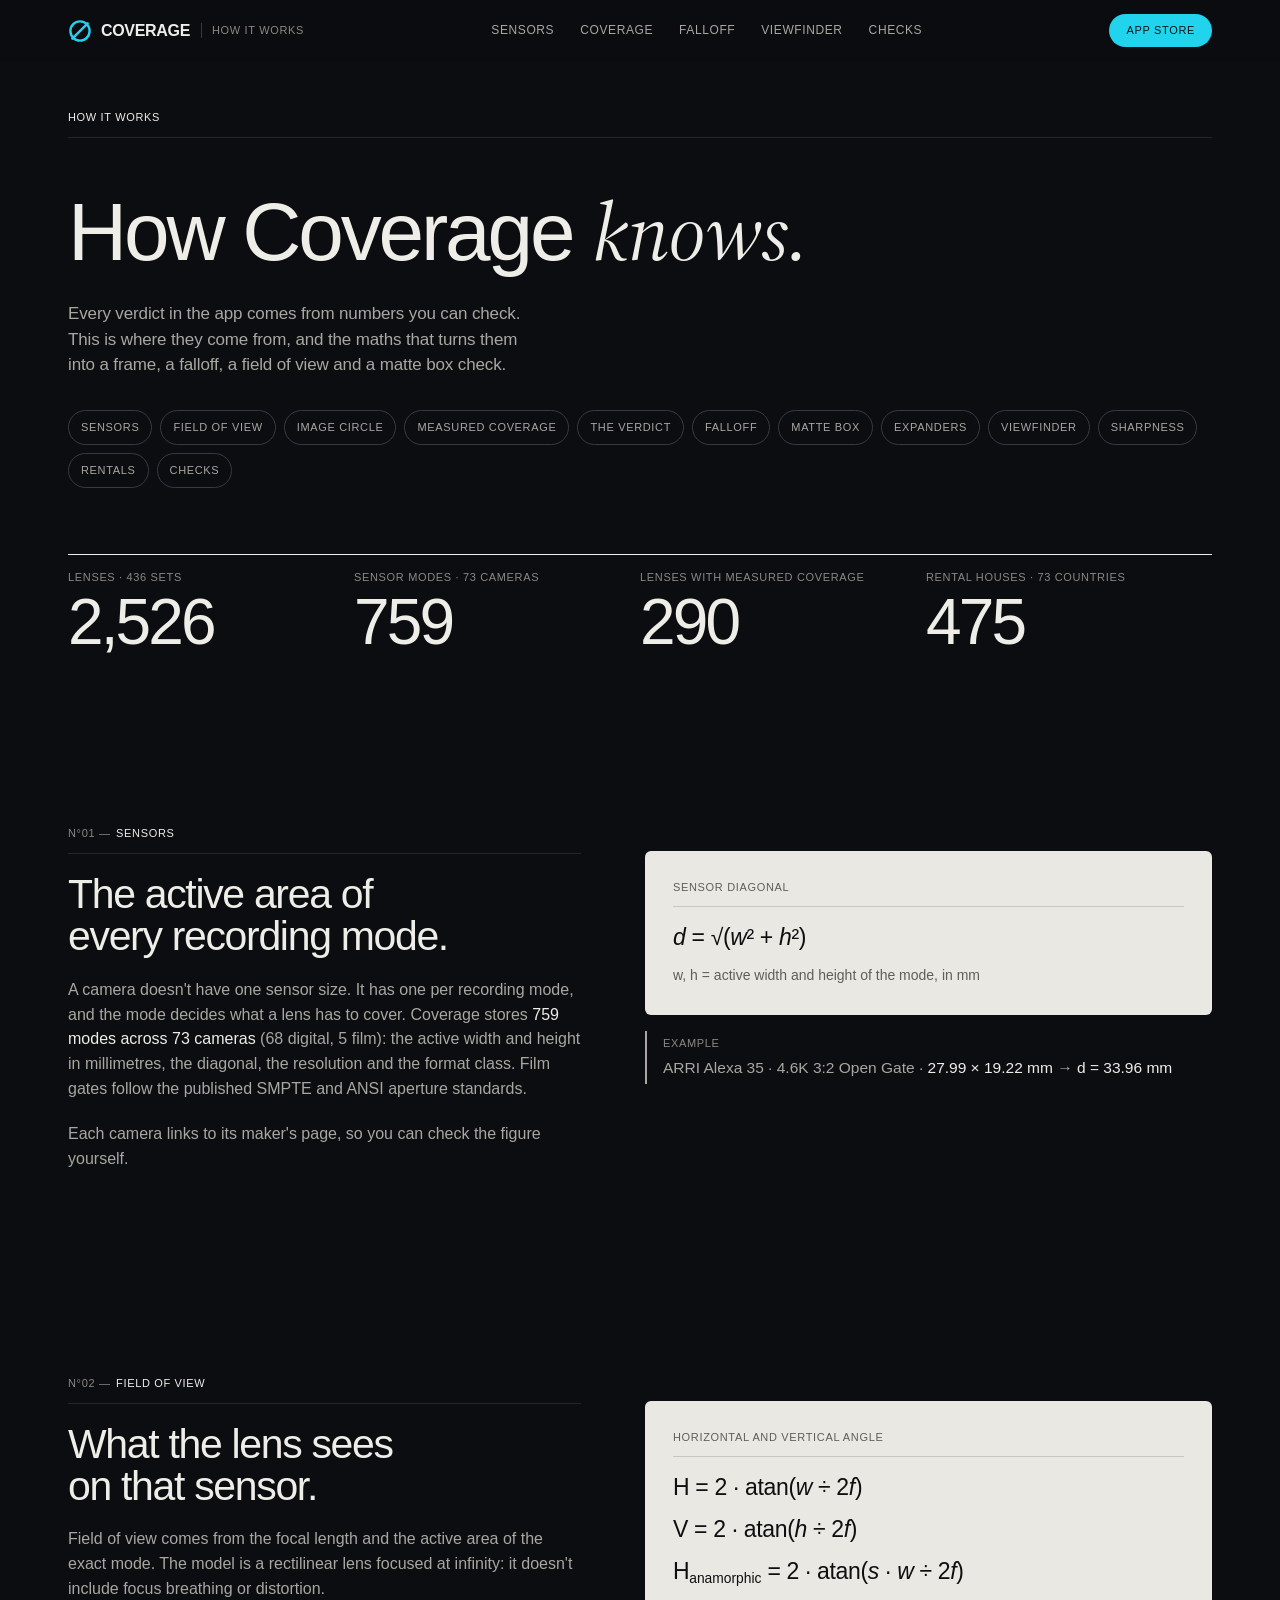
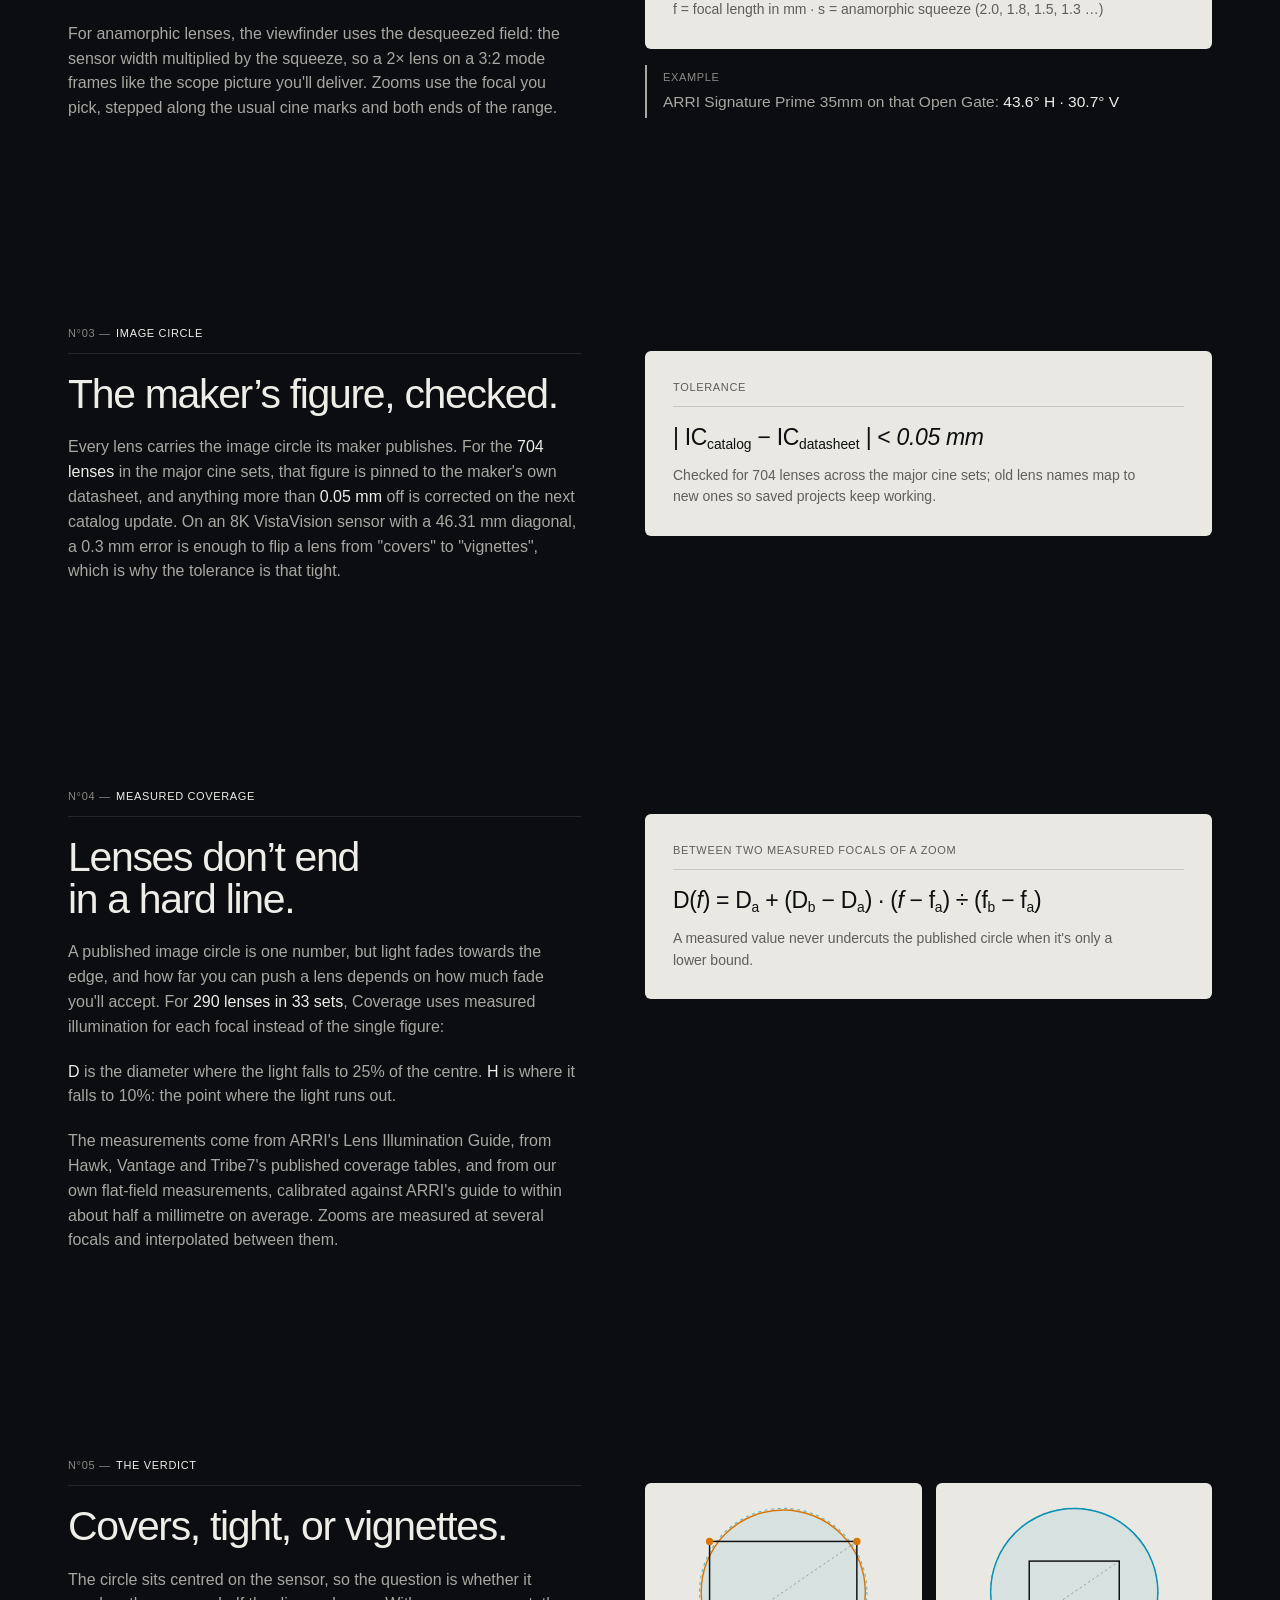
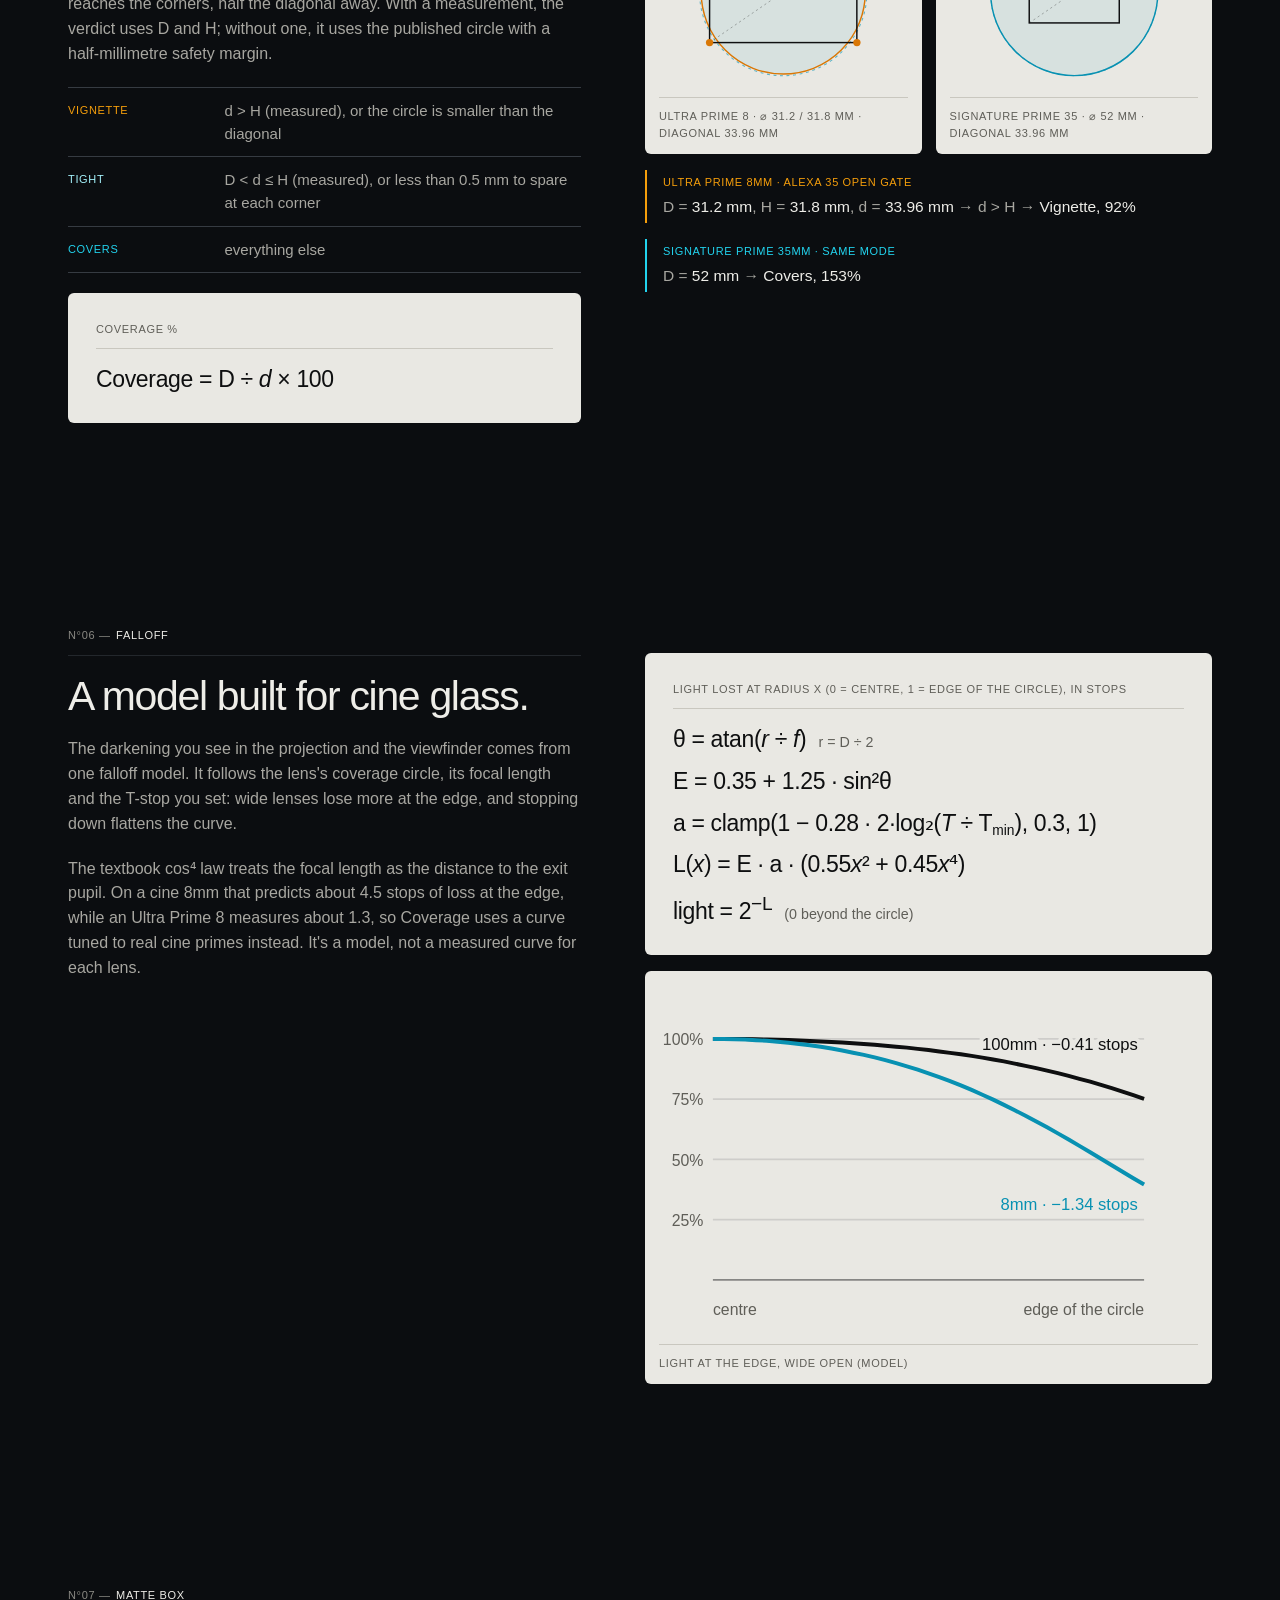
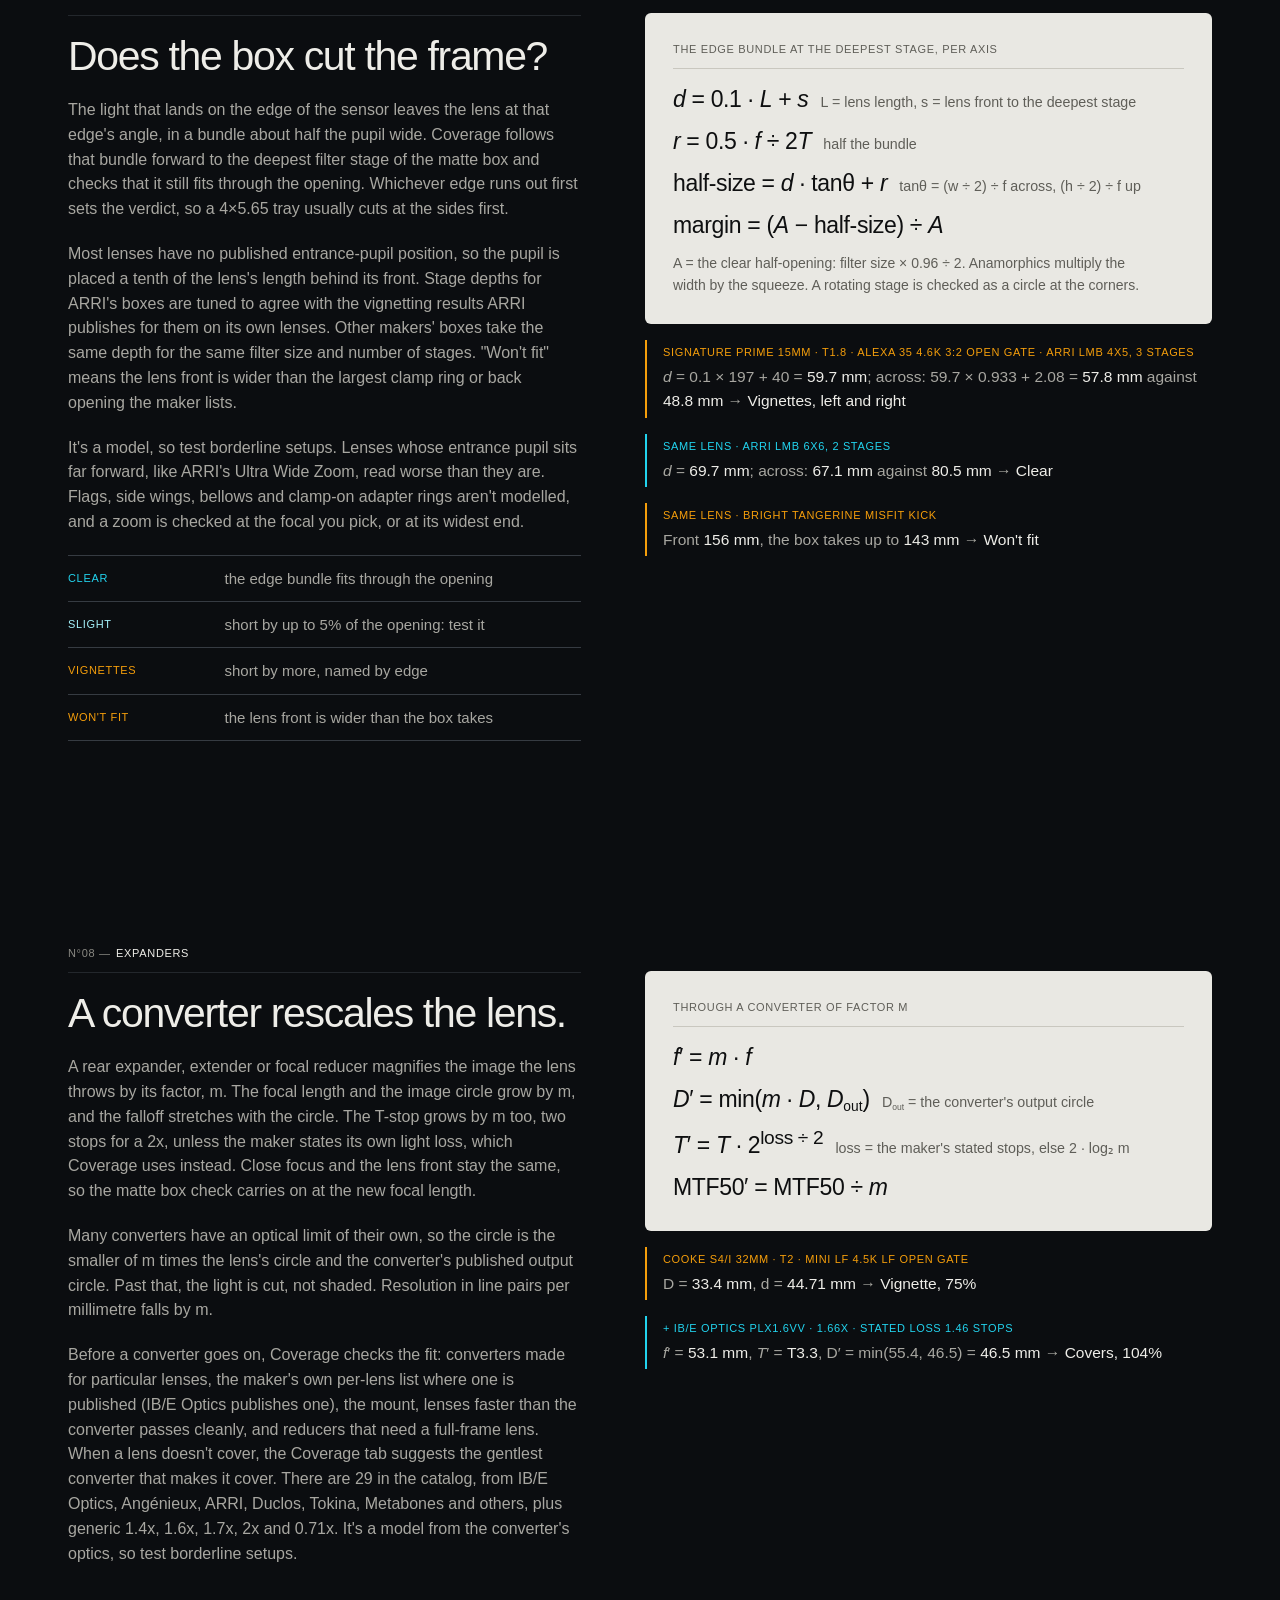
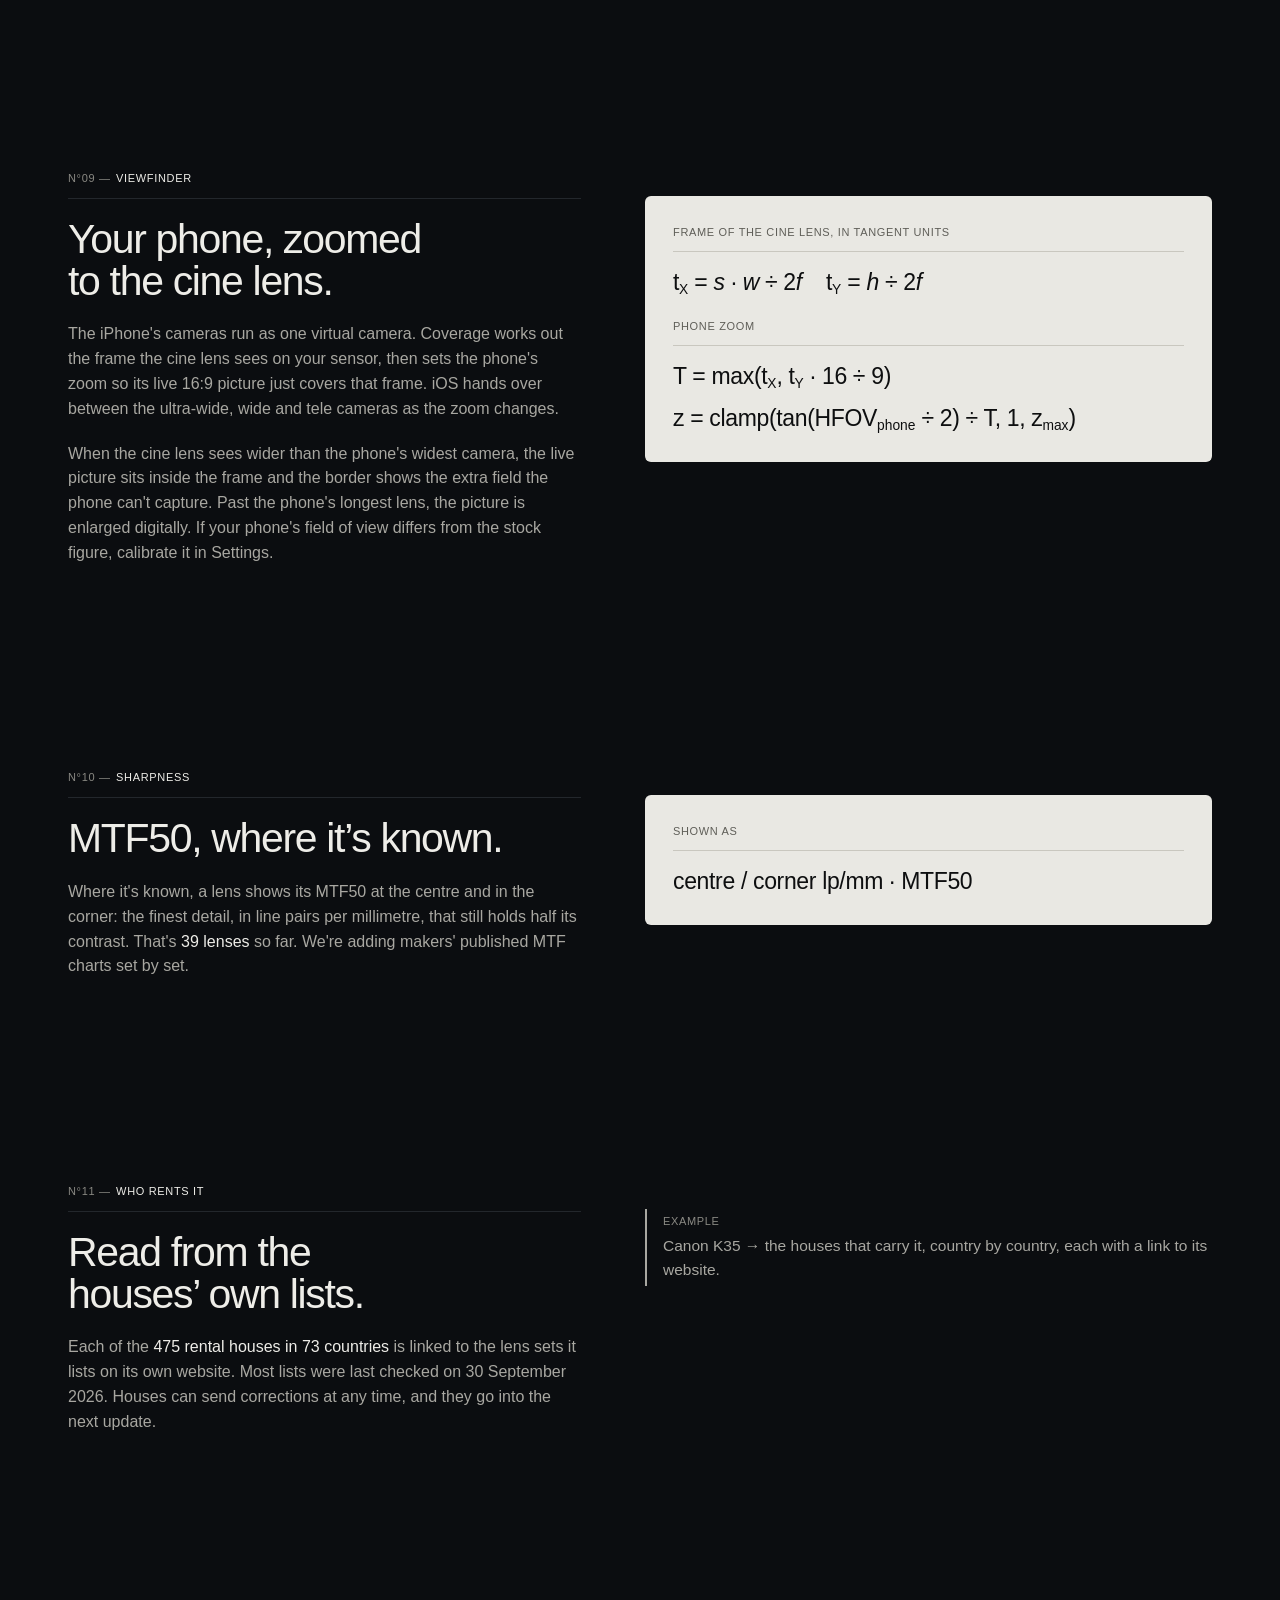
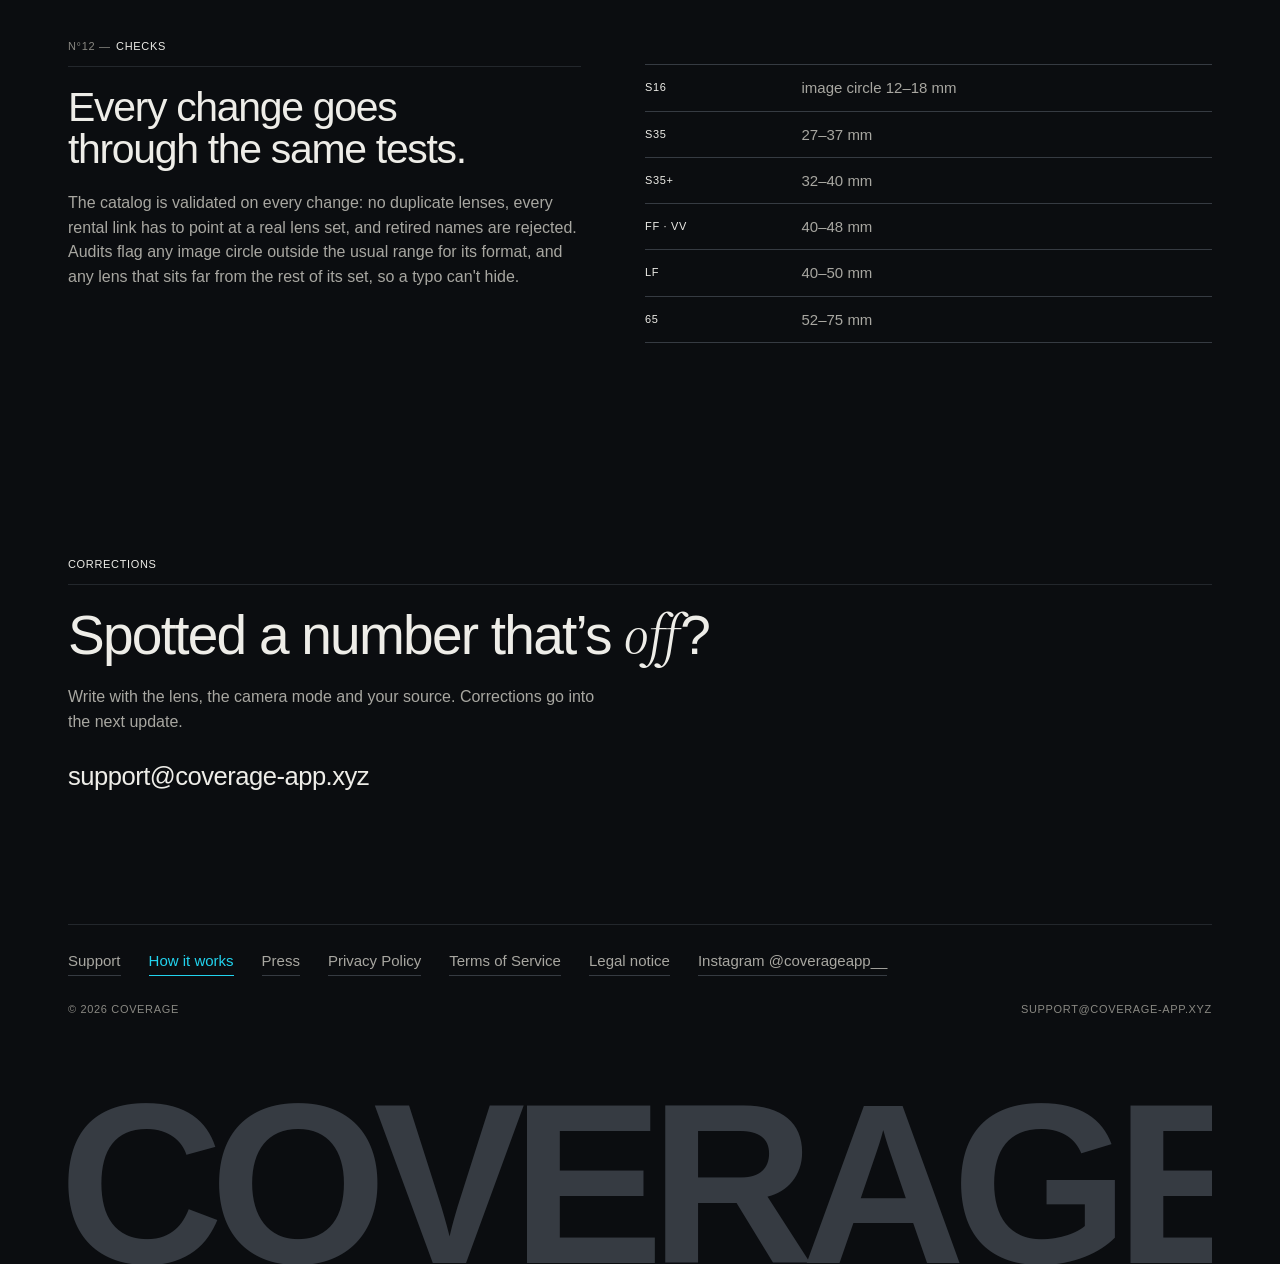
<file: how-it-works/index.html>
<!doctype html>
<html lang="en">
<head>
<meta charset="utf-8">
<meta name="viewport" content="width=device-width,initial-scale=1,viewport-fit=cover">
<title>How Coverage knows · Coverage</title>
<meta name="description" content="Where Coverage's numbers come from and the maths behind every verdict: sensor areas, field of view, image circles, measured coverage, the falloff model, the viewfinder zoom and depth of field.">
<link rel="canonical" href="https://coverage-app.xyz/how-it-works/">
<link rel="icon" href="/favicon.svg" type="image/svg+xml">
<link rel="apple-touch-icon" href="/apple-touch-icon.png">
<meta name="theme-color" content="#0b0d10">
<meta property="og:type" content="article">
<meta property="og:site_name" content="Coverage">
<meta property="og:title" content="How Coverage knows">
<meta property="og:description" content="The maths and the sources behind every coverage verdict, falloff curve and viewfinder frame in Coverage.">
<meta property="og:url" content="https://coverage-app.xyz/how-it-works/">
<meta property="og:image" content="https://coverage-app.xyz/og.png">
<meta name="twitter:card" content="summary_large_image">
<link rel="stylesheet" href="../fonts/source-serif-4.css">
<style>
  /* v2, same system as the home page: Helvetica Neue bold and tight, one
     Source Serif 4 bold-italic word per heading, coal ground. The maths sits
     on paper cards: formulas and figures are the page's reference sheets. */
  :root {
    --coal: #0b0d10;
    --coal-2: #111418;
    --coal-3: #171a1f;
    --rule: #23272c;
    --rule-2: #363b42;
    --cream: #eeede8;
    --cream-dim: #a8a7a1;
    --fog: #8a8983;
    --paper: #e9e8e3;
    --ink: #0e0f10;
    --ink-2: #46453f;
    --ink-3: #5f5e58;
    --paper-rule: #c9c7bf;
    --signal: #22d3ee;
    --signal-hi: #67e8f9;
    --tight: #a5f3fc;
    --amber: #f59e0b;
    --sans: "Helvetica Neue", Helvetica, -apple-system, BlinkMacSystemFont, "SF Pro Text", Arial, sans-serif;
    /* Named face: Chrome on macOS maps weight 300 to Helvetica Neue Thin, not Light. */
    --sans-light: "HelveticaNeue-Light", "Helvetica Neue Light", "Helvetica Neue", Helvetica, -apple-system, BlinkMacSystemFont, Arial, sans-serif;
    --accent: "Source Serif 4", Georgia, "Times New Roman", serif;
    --ease: cubic-bezier(0.16, 1, 0.3, 1);
    --gutter: clamp(16px, 4vw, 48px);
    color-scheme: dark;
  }
  * { box-sizing: border-box; }
  html { scroll-behavior: smooth; -webkit-text-size-adjust: 100%; }
  body {
    margin: 0;
    background: var(--coal);
    color: var(--cream);
    font-family: var(--sans);
    font-size: 16px;
    line-height: 1.55;
    -webkit-font-smoothing: antialiased;
    overflow-x: clip;
  }
  a { color: inherit; text-decoration: none; }
  img { max-width: 100%; height: auto; display: block; }
  ::selection { background: var(--signal); color: var(--coal); }
  :focus-visible { outline: 2px solid var(--signal); outline-offset: 3px; border-radius: 4px; }
  .wrap { max-width: 1240px; margin: 0 auto; padding-inline: var(--gutter); }
  [id] { scroll-margin-top: 84px; }

  /* ── type ───────────────────────────────────────────── */
  .micro, .eyebrow {
    font-family: var(--sans); font-weight: 500; font-size: 11px; line-height: 1.35;
    letter-spacing: 0.06em; text-transform: uppercase; font-variant-numeric: tabular-nums;
  }
  .eyebrow { color: var(--cream); display: flex; align-items: baseline; gap: 0.5em; padding-bottom: 12px; border-bottom: 1px solid var(--rule); }
  .eyebrow[data-n]::before { content: "N°" attr(data-n) " —"; color: var(--fog); }
  h1, h2, h3, h4 { font-family: var(--sans); font-weight: 400; margin: 0; text-wrap: balance; letter-spacing: -0.03em; }
  h3, h4 { font-weight: 500; }
  h2 { font-size: clamp(32px, 4.3vw, 60px); line-height: 1.02; letter-spacing: -0.032em; }
  /* The accent italic takes the weight of its line (400 in Regular heads, 500 in Medium). */
  .ac { font-family: var(--accent); font-style: italic; font-optical-sizing: auto; letter-spacing: -0.01em; padding-right: 0.03em; }
  .lede { font-size: clamp(17px, 1.3vw, 19px); font-weight: 400; line-height: 1.5; letter-spacing: -0.008em; color: var(--cream-dim); max-width: 50ch; margin: 0; }

  /* ── nav ────────────────────────────────────────────── */
  .nav {
    position: sticky; top: env(safe-area-inset-top, 0px); z-index: 50;
    background: color-mix(in srgb, var(--coal) 86%, transparent);
    -webkit-backdrop-filter: blur(16px); backdrop-filter: blur(16px);
    border-bottom: 1px solid transparent; transition: border-color 300ms ease;
  }
  .nav.scrolled { border-bottom-color: var(--rule); }
  .nav-inner { display: flex; align-items: center; justify-content: space-between; gap: 20px; padding-block: 14px; }
  .brand { display: flex; align-items: center; gap: 9px; color: var(--cream); }
  .brand svg { color: var(--signal); flex-shrink: 0; }
  .wordmark { font-weight: 700; letter-spacing: -0.02em; text-transform: uppercase; font-size: 16px; line-height: 1; }
  .brand .sub { color: var(--fog); padding-left: 10px; margin-left: 2px; border-left: 1px solid var(--rule-2); }
  .nav-links { display: flex; gap: 26px; font-weight: 500; font-size: 12px; letter-spacing: 0.05em; text-transform: uppercase; color: var(--cream-dim); }
  .nav-links a { transition: color 200ms ease; }
  .nav-links a:hover { color: var(--cream); }
  @media (max-width: 960px) { .nav-links { display: none; } }
  @media (max-width: 440px) { .brand .sub { display: none; } }
  .nav .btn-sm { white-space: nowrap; }
  .btn {
    display: inline-flex; align-items: center; gap: 10px;
    padding: 13px 20px; border-radius: 999px; font-weight: 500; font-size: 14px; line-height: 1;
    transition: background 250ms ease, border-color 250ms ease, color 250ms ease;
    border: 1px solid transparent; cursor: pointer;
  }
  .btn-primary { background: var(--signal); color: #04161b; }
  .btn-primary:hover { background: var(--signal-hi); }
  .btn-sm { padding: 10px 16px; font-size: 11px; letter-spacing: 0.06em; text-transform: uppercase; }

  /* ── page ───────────────────────────────────────────── */
  .hero { padding-block: clamp(28px, 4vw, 48px) clamp(40px, 6vw, 72px); display: grid; gap: 28px; }
  h1 { font-size: clamp(40px, 6.4vw, 92px); line-height: 1; letter-spacing: -0.038em; margin-top: clamp(8px, 2vw, 28px); }
  .toc { display: flex; flex-wrap: wrap; gap: 8px; margin-top: 4px; }
  .toc a { font-weight: 500; font-size: 11px; letter-spacing: 0.06em; text-transform: uppercase; padding: 8px 12px; border: 1px solid var(--rule-2); border-radius: 999px; color: var(--cream-dim); transition: border-color 200ms ease, color 200ms ease; }
  .toc a:hover { border-color: var(--signal); color: var(--signal); }
  .nums { display: grid; grid-template-columns: repeat(4, minmax(0, 1fr)); border-top: 1px solid var(--cream); margin-top: clamp(16px, 3vw, 40px); }
  .nums div { padding: 14px 18px 0 0; display: flex; flex-direction: column; justify-content: space-between; gap: 8px; min-width: 0; }
  .nums b { font-family: var(--sans-light); font-weight: 300; font-size: clamp(40px, 5vw, 72px); line-height: 0.9; letter-spacing: -0.045em; font-variant-numeric: tabular-nums; order: 2; }
  .nums span { font-weight: 500; font-size: 11px; letter-spacing: 0.06em; text-transform: uppercase; color: var(--fog); order: 1; }
  @media (max-width: 700px) { .nums { grid-template-columns: repeat(2, minmax(0, 1fr)); } .nums div:nth-child(n+3) { margin-top: 28px; border-top: 1px solid var(--rule); } }
  .sec { display: grid; grid-template-columns: minmax(0, 0.95fr) minmax(0, 1.05fr); gap: clamp(28px, 5vw, 72px); padding-block: clamp(56px, 8vw, 104px); align-items: start; }
  @media (max-width: 900px) { .sec { grid-template-columns: 1fr; } }
  .sec .copy { display: grid; gap: 20px; min-width: 0; }
  .sec h2 { font-size: clamp(28px, 3.2vw, 44px); }
  .sec p { margin: 0; color: var(--cream-dim); max-width: 60ch; font-size: 16px; }
  .sec p b { color: var(--cream); font-weight: 500; font-variant-numeric: tabular-nums; }
  .side { display: grid; gap: 16px; min-width: 0; padding-top: 25px; }
  @media (max-width: 900px) { .side { padding-top: 0; } }
  /* Paper reference cards: formulas and figures. */
  .formula, .fig { background: var(--paper); color: var(--ink); border-radius: 6px; }
  .formula ::selection, .fig ::selection { background: var(--ink); color: var(--paper); }
  .formula { padding: clamp(18px, 2.4vw, 28px); display: grid; grid-template-columns: minmax(0, 1fr); gap: 12px; min-width: 0; }
  .formula .lbl { font-weight: 500; font-size: 11px; letter-spacing: 0.06em; text-transform: uppercase; color: var(--ink-3); padding-bottom: 10px; border-bottom: 1px solid var(--paper-rule); }
  .formula .lbl + .eq { margin-top: 4px; }
  .eq { font-weight: 400; font-size: clamp(18px, 1.8vw, 23px); line-height: 1.3; letter-spacing: -0.015em; color: var(--ink); overflow-wrap: anywhere; font-variant-numeric: tabular-nums; }
  .eq i { font-style: italic; }
  .eq small { font-size: 0.6em; letter-spacing: 0; vertical-align: -0.32em; line-height: 0; }
  .eq small.note { color: var(--ink-3); font-size: 0.62em; vertical-align: baseline; }
  .formula .where { font-size: 14px; color: var(--ink-3); margin: 0; }
  .ex { border-left: 2px solid var(--cream-dim); padding: 4px 0 4px 16px; font-size: 15.5px; color: var(--cream-dim); }
  .ex .t { display: block; margin-bottom: 4px; font-weight: 500; font-size: 11px; letter-spacing: 0.06em; text-transform: uppercase; color: var(--fog); }
  .ex.ok { border-color: var(--signal); }
  .ex.ok .t { color: var(--signal); }
  .ex.warn { border-color: var(--amber); }
  .ex.warn .t { color: var(--amber); }
  .ex b { color: var(--cream); font-weight: 500; font-variant-numeric: tabular-nums; }
  .fig { margin: 0; padding: 14px 14px 12px; }
  .fig svg { width: 100%; height: auto; display: block; }
  .fig figcaption { font-weight: 500; font-size: 11px; letter-spacing: 0.06em; text-transform: uppercase; color: var(--ink-3); margin-top: 10px; padding-top: 10px; border-top: 1px solid var(--paper-rule); font-variant-numeric: tabular-nums; }
  .figs { display: grid; grid-template-columns: repeat(2, minmax(0, 1fr)); gap: 14px; }
  @media (max-width: 520px) { .figs { grid-template-columns: 1fr; } }
  .rules { display: grid; gap: 0; border-top: 1px solid var(--rule-2); }
  .rules div { display: grid; grid-template-columns: 9.5em minmax(0, 1fr); gap: 14px; padding-block: 11px; border-bottom: 1px solid var(--rule-2); font-size: 15px; color: var(--cream-dim); font-variant-numeric: tabular-nums; }
  .rules .v { font-weight: 500; font-size: 11px; letter-spacing: 0.06em; text-transform: uppercase; color: var(--cream); padding-top: 3px; }
  .v.ok { color: var(--signal); } .v.tight { color: var(--tight); } .v.bad { color: var(--amber); }
  .end { padding-block: clamp(64px, 9vw, 112px) 0; display: grid; gap: 22px; }
  .end p { margin: 0; color: var(--cream-dim); max-width: 60ch; }
  .end .addr { font-weight: 400; color: var(--cream); font-size: clamp(20px, 2vw, 26px); letter-spacing: -0.02em; user-select: all; }

  /* ── footer ─────────────────────────────────────────── */
  .help-links { display: flex; flex-wrap: wrap; gap: 10px 28px; padding-block: 24px 8px; border-top: 1px solid var(--rule); font-size: 15px; font-weight: 500; margin-top: clamp(72px, 10vw, 136px); }
  .help-links a { color: var(--cream-dim); border-bottom: 1px solid var(--rule-2); padding-bottom: 2px; transition: color 200ms ease, border-color 200ms ease; }
  .help-links a:hover, .help-links a[aria-current="page"] { color: var(--signal); border-color: var(--signal); }
  footer { padding-block: 18px 0; display: flex; justify-content: space-between; gap: 20px; flex-wrap: wrap; color: var(--fog); }
  .bigmark { overflow: hidden; height: 0.75em; margin-top: clamp(40px, 6vw, 80px); font-size: calc((min(100vw, 1240px) - 2 * var(--gutter)) / 5.02); }
  .bigmark span { display: block; font-weight: 700; text-transform: uppercase; letter-spacing: -0.06em; line-height: 0.8; color: var(--rule-2); white-space: nowrap; margin-left: -0.04em; }

  @media (prefers-reduced-motion: reduce) {
    *, *::before, *::after { animation: none !important; transition: none !important; }
    html { scroll-behavior: auto; }
  }
</style>
</head>
<body>
<header class="nav" id="nav">
  <div class="wrap nav-inner">
    <a class="brand" href="/" aria-label="Coverage home">
      <svg width="24" height="24" viewBox="0 0 100 100" aria-hidden="true"><circle cx="50" cy="50" r="40" fill="none" stroke="currentColor" stroke-width="10"/><line x1="82" y1="18" x2="18" y2="82" stroke="currentColor" stroke-width="10" stroke-linecap="round"/></svg>
      <span class="wordmark">Coverage</span>
      <span class="sub micro">How it works</span>
    </a>
    <nav class="nav-links" aria-label="Sections">
      <a href="#sensors">Sensors</a>
      <a href="#coverage">Coverage</a>
      <a href="#falloff">Falloff</a>
      <a href="#viewfinder">Viewfinder</a>
      <a href="#checks">Checks</a>
    </nav>
    <a class="btn btn-primary btn-sm" href="https://apps.apple.com/app/id6811562037">App Store</a>
  </div>
</header>

<main class="wrap">
  <section class="hero" aria-labelledby="title">
    <span class="eyebrow">How it works</span>
    <h1 id="title">How Coverage <span class="ac">knows.</span></h1>
    <p class="lede">Every verdict in the app comes from numbers you can check. This is where they come from, and the maths that turns them into a frame, a falloff, a field of view and a matte box check.</p>
    <nav class="toc" aria-label="On this page">
      <a href="#sensors">Sensors</a><a href="#fov">Field of view</a><a href="#circle">Image circle</a><a href="#coverage">Measured coverage</a><a href="#verdict">The verdict</a><a href="#falloff">Falloff</a><a href="#mattebox">Matte box</a><a href="#expanders">Expanders</a><a href="#viewfinder">Viewfinder</a><a href="#sharpness">Sharpness</a><a href="#rentals">Rentals</a><a href="#checks">Checks</a>
    </nav>
    <div class="nums" aria-label="Catalog">
      <div><b>2,526</b><span>Lenses · 436 sets</span></div>
      <div><b>759</b><span>Sensor modes · 73 cameras</span></div>
      <div><b>290</b><span>Lenses with measured coverage</span></div>
      <div><b>475</b><span>Rental houses · 73 countries</span></div>
    </div>
  </section>

  <section class="sec" id="sensors">
    <div class="copy">
      <span class="eyebrow" data-n="01">Sensors</span>
      <h2>The active area of every recording mode.</h2>
      <p>A camera doesn't have one sensor size. It has one per recording mode, and the mode decides what a lens has to cover. Coverage stores <b>759 modes across 73 cameras</b> (68 digital, 5 film): the active width and height in millimetres, the diagonal, the resolution and the format class. Film gates follow the published SMPTE and ANSI aperture standards.</p>
      <p>Each camera links to its maker's page, so you can check the figure yourself.</p>
    </div>
    <div class="side">
      <div class="formula"><span class="lbl">Sensor diagonal</span><span class="eq"><i>d</i> = √(<i>w</i>² + <i>h</i>²)</span><p class="where">w, h = active width and height of the mode, in mm</p></div>
      <div class="ex"><span class="t">Example</span>ARRI Alexa 35 · 4.6K 3:2 Open Gate · <b>27.99 × 19.22 mm</b> → <b>d = 33.96 mm</b></div>
    </div>
  </section>

  <section class="sec" id="fov">
    <div class="copy">
      <span class="eyebrow" data-n="02">Field of view</span>
      <h2>What the lens sees on that sensor.</h2>
      <p>Field of view comes from the focal length and the active area of the exact mode. The model is a rectilinear lens focused at infinity: it doesn't include focus breathing or distortion.</p>
      <p>For anamorphic lenses, the viewfinder uses the desqueezed field: the sensor width multiplied by the squeeze, so a 2× lens on a 3:2 mode frames like the scope picture you'll deliver. Zooms use the focal you pick, stepped along the usual cine marks and both ends of the range.</p>
    </div>
    <div class="side">
      <div class="formula"><span class="lbl">Horizontal and vertical angle</span><span class="eq">H = 2 · atan(<i>w</i> ÷ 2<i>f</i>)</span><span class="eq">V = 2 · atan(<i>h</i> ÷ 2<i>f</i>)</span><span class="eq">H<small>anamorphic</small> = 2 · atan(<i>s</i> · <i>w</i> ÷ 2<i>f</i>)</span><p class="where">f = focal length in mm · s = anamorphic squeeze (2.0, 1.8, 1.5, 1.3 …)</p></div>
      <div class="ex"><span class="t">Example</span>ARRI Signature Prime 35mm on that Open Gate: <b>43.6° H · 30.7° V</b></div>
    </div>
  </section>

  <section class="sec" id="circle">
    <div class="copy">
      <span class="eyebrow" data-n="03">Image circle</span>
      <h2>The maker’s figure, checked.</h2>
      <p>Every lens carries the image circle its maker publishes. For the <b>704 lenses</b> in the major cine sets, that figure is pinned to the maker's own datasheet, and anything more than <b>0.05 mm</b> off is corrected on the next catalog update. On an 8K VistaVision sensor with a 46.31 mm diagonal, a 0.3 mm error is enough to flip a lens from "covers" to "vignettes", which is why the tolerance is that tight.</p>
    </div>
    <div class="side">
      <div class="formula"><span class="lbl">Tolerance</span><span class="eq">| IC<small>catalog</small> − IC<small>datasheet</small> | &lt; <i>0.05 mm</i></span><p class="where">Checked for 704 lenses across the major cine sets; old lens names map to new ones so saved projects keep working.</p></div>
    </div>
  </section>

  <section class="sec" id="coverage">
    <div class="copy">
      <span class="eyebrow" data-n="04">Measured coverage</span>
      <h2>Lenses don’t end in a hard line.</h2>
      <p>A published image circle is one number, but light fades towards the edge, and how far you can push a lens depends on how much fade you'll accept. For <b>290 lenses in 33 sets</b>, Coverage uses measured illumination for each focal instead of the single figure:</p>
      <p><b>D</b> is the diameter where the light falls to 25% of the centre. <b>H</b> is where it falls to 10%: the point where the light runs out.</p>
      <p>The measurements come from ARRI's Lens Illumination Guide, from Hawk, Vantage and Tribe7's published coverage tables, and from our own flat-field measurements, calibrated against ARRI's guide to within about half a millimetre on average. Zooms are measured at several focals and interpolated between them.</p>
    </div>
    <div class="side">
      <div class="formula"><span class="lbl">Between two measured focals of a zoom</span><span class="eq">D(<i>f</i>) = D<small>a</small> + (D<small>b</small> − D<small>a</small>) · (<i>f</i> − f<small>a</small>) ÷ (f<small>b</small> − f<small>a</small>)</span><p class="where">A measured value never undercuts the published circle when it's only a lower bound.</p></div>
    </div>
  </section>

  <section class="sec" id="verdict">
    <div class="copy">
      <span class="eyebrow" data-n="05">The verdict</span>
      <h2>Covers, tight, or vignettes.</h2>
      <p>The circle sits centred on the sensor, so the question is whether it reaches the corners, half the diagonal away. With a measurement, the verdict uses D and H; without one, it uses the published circle with a half-millimetre safety margin.</p>
      <div class="rules" aria-label="Verdict rules">
        <div><span class="v bad">Vignette</span><span>d &gt; H (measured), or the circle is smaller than the diagonal</span></div>
        <div><span class="v tight">Tight</span><span>D &lt; d ≤ H (measured), or less than 0.5 mm to spare at each corner</span></div>
        <div><span class="v ok">Covers</span><span>everything else</span></div>
      </div>
      <div class="formula"><span class="lbl">Coverage %</span><span class="eq">Coverage = D ÷ <i>d</i> × 100</span></div>
    </div>
    <div class="side">
      <div class="figs"><figure class="fig"><svg viewBox="0 0 340 260" role="img" aria-label="Ultra Prime 8mm on Alexa 35 Open Gate: the circle misses the corners">
  <defs><clipPath id="c312"><rect x="0" y="0" width="340" height="260"/></clipPath></defs>
  <g clip-path="url(#c312)">
  <circle cx="170.0" cy="130.0" r="114.5" fill="none" stroke="rgba(8,145,178,0.6)" stroke-width="1.5" stroke-dasharray="4 5"/>
  <circle cx="170.0" cy="130.0" r="112.3" fill="rgba(8,145,178,0.08)" stroke="#d97706" stroke-width="2"/>
  </g>
  <rect x="69.2" y="60.8" width="201.5" height="138.4" fill="none" stroke="#0e0f10" stroke-width="2"/>
  <line x1="69.2" y1="199.2" x2="270.8" y2="60.8" stroke="rgba(14,15,16,0.35)" stroke-width="1.2" stroke-dasharray="3 4"/>
  <circle cx="69.2" cy="60.8" r="5" fill="#d97706"/><circle cx="270.8" cy="60.8" r="5" fill="#d97706"/><circle cx="69.2" cy="199.2" r="5" fill="#d97706"/><circle cx="270.8" cy="199.2" r="5" fill="#d97706"/>
</svg><figcaption>Ultra Prime 8 · ⌀ 31.2 / 31.8 mm · diagonal 33.96 mm</figcaption></figure><figure class="fig"><svg viewBox="0 0 340 260" role="img" aria-label="Signature Prime 35mm on Alexa 35 Open Gate: the circle clears the corners">
  <defs><clipPath id="c520"><rect x="0" y="0" width="340" height="260"/></clipPath></defs>
  <g clip-path="url(#c520)">
  <circle cx="170.0" cy="130.0" r="114.4" fill="none" stroke="rgba(8,145,178,0.6)" stroke-width="1.5" stroke-dasharray="4 5"/>
  <circle cx="170.0" cy="130.0" r="114.4" fill="rgba(8,145,178,0.08)" stroke="#0891b2" stroke-width="2"/>
  </g>
  <rect x="108.4" y="87.7" width="123.2" height="84.6" fill="none" stroke="#0e0f10" stroke-width="2"/>
  <line x1="108.4" y1="172.3" x2="231.6" y2="87.7" stroke="rgba(14,15,16,0.35)" stroke-width="1.2" stroke-dasharray="3 4"/>
  
</svg><figcaption>Signature Prime 35 · ⌀ 52 mm · diagonal 33.96 mm</figcaption></figure></div>
      <div class="ex warn"><span class="t">Ultra Prime 8mm · Alexa 35 Open Gate</span>D = <b>31.2 mm</b>, H = <b>31.8 mm</b>, d = <b>33.96 mm</b> → d &gt; H → <b>Vignette, 92%</b></div>
      <div class="ex ok"><span class="t">Signature Prime 35mm · same mode</span>D = <b>52 mm</b> → <b>Covers, 153%</b></div>
    </div>
  </section>

  <section class="sec" id="falloff">
    <div class="copy">
      <span class="eyebrow" data-n="06">Falloff</span>
      <h2>A model built for cine glass.</h2>
      <p>The darkening you see in the projection and the viewfinder comes from one falloff model. It follows the lens's coverage circle, its focal length and the T-stop you set: wide lenses lose more at the edge, and stopping down flattens the curve.</p>
      <p>The textbook cos⁴ law treats the focal length as the distance to the exit pupil. On a cine 8mm that predicts about 4.5 stops of loss at the edge, while an Ultra Prime 8 measures about 1.3, so Coverage uses a curve tuned to real cine primes instead. It's a model, not a measured curve for each lens.</p>
    </div>
    <div class="side">
      <div class="formula"><span class="lbl">Light lost at radius x (0 = centre, 1 = edge of the circle), in stops</span>
        <span class="eq">θ = atan(<i>r</i> ÷ <i>f</i>) &nbsp;<small class="note">r = D ÷ 2</small></span>
        <span class="eq">E = 0.35 + 1.25 · sin²θ</span>
        <span class="eq">a = clamp(1 − 0.28 · 2·log₂(<i>T</i> ÷ T<small>min</small>), 0.3, 1)</span>
        <span class="eq">L(<i>x</i>) = E · a · (0.55<i>x</i>² + 0.45<i>x</i>⁴)</span>
        <span class="eq">light = 2<sup>−L</sup> &nbsp;<small class="note">(0 beyond the circle)</small></span>
      </div>
      <figure class="fig"><svg viewBox="0 0 340 220" role="img" aria-label="Modelled light at the image edge: an 8mm loses about 1.3 stops, a 100mm about 0.4">
  <line x1="34" x2="306" y1="148.0" y2="148.0" stroke="rgba(14,15,16,0.12)"/><text x="28" y="152.0" text-anchor="end" font-family="Helvetica Neue, Helvetica, Arial, sans-serif" font-weight="500" font-size="10" fill="#5f5e58">25%</text><line x1="34" x2="306" y1="110.0" y2="110.0" stroke="rgba(14,15,16,0.12)"/><text x="28" y="114.0" text-anchor="end" font-family="Helvetica Neue, Helvetica, Arial, sans-serif" font-weight="500" font-size="10" fill="#5f5e58">50%</text><line x1="34" x2="306" y1="72.0" y2="72.0" stroke="rgba(14,15,16,0.12)"/><text x="28" y="76.0" text-anchor="end" font-family="Helvetica Neue, Helvetica, Arial, sans-serif" font-weight="500" font-size="10" fill="#5f5e58">75%</text><line x1="34" x2="306" y1="34.0" y2="34.0" stroke="rgba(14,15,16,0.12)"/><text x="28" y="38.0" text-anchor="end" font-family="Helvetica Neue, Helvetica, Arial, sans-serif" font-weight="500" font-size="10" fill="#5f5e58">100%</text>
  <line x1="34" x2="306" y1="186" y2="186" stroke="rgba(14,15,16,0.45)"/>
  <text x="34" y="208" font-family="Helvetica Neue, Helvetica, Arial, sans-serif" font-weight="500" font-size="10" fill="#5f5e58">centre</text>
  <text x="306" y="208" text-anchor="end" font-family="Helvetica Neue, Helvetica, Arial, sans-serif" font-weight="500" font-size="10" fill="#5f5e58">edge of the circle</text>
  <path d="M34.0,34.0 L40.8,34.0 L47.6,34.1 L54.4,34.1 L61.2,34.2 L68.0,34.4 L74.8,34.5 L81.6,34.7 L88.4,35.0 L95.2,35.3 L102.0,35.6 L108.8,35.9 L115.6,36.3 L122.4,36.7 L129.2,37.2 L136.0,37.7 L142.8,38.3 L149.6,38.9 L156.4,39.5 L163.2,40.3 L170.0,41.0 L176.8,41.9 L183.6,42.8 L190.4,43.7 L197.2,44.7 L204.0,45.8 L210.8,47.0 L217.6,48.2 L224.4,49.6 L231.2,51.0 L238.0,52.4 L244.8,54.0 L251.6,55.6 L258.4,57.3 L265.2,59.2 L272.0,61.0 L278.8,63.0 L285.6,65.1 L292.4,67.3 L299.2,69.5 L306.0,71.8" fill="none" stroke="#0e0f10" stroke-width="2.5"/>
  <path d="M34.0,34.0 L40.8,34.0 L47.6,34.2 L54.4,34.4 L61.2,34.8 L68.0,35.2 L74.8,35.8 L81.6,36.4 L88.4,37.2 L95.2,38.0 L102.0,39.0 L108.8,40.1 L115.6,41.3 L122.4,42.7 L129.2,44.1 L136.0,45.7 L142.8,47.4 L149.6,49.3 L156.4,51.3 L163.2,53.4 L170.0,55.7 L176.8,58.1 L183.6,60.6 L190.4,63.3 L197.2,66.2 L204.0,69.2 L210.8,72.3 L217.6,75.6 L224.4,79.0 L231.2,82.5 L238.0,86.1 L244.8,89.8 L251.6,93.6 L258.4,97.5 L265.2,101.5 L272.0,105.5 L278.8,109.6 L285.6,113.7 L292.4,117.8 L299.2,121.9 L306.0,125.9" fill="none" stroke="#0891b2" stroke-width="2.5"/>
  <text x="302" y="41" text-anchor="end" stroke="#e9e8e3" stroke-width="5" paint-order="stroke" font-family="Helvetica Neue, Helvetica, Arial, sans-serif" font-weight="500" font-size="10.5" fill="#0e0f10">100mm · −0.41 stops</text>
  <text x="302" y="141.9" text-anchor="end" stroke="#e9e8e3" stroke-width="5" paint-order="stroke" font-family="Helvetica Neue, Helvetica, Arial, sans-serif" font-weight="500" font-size="10.5" fill="#0891b2">8mm · −1.34 stops</text>
</svg><figcaption>Light at the edge, wide open (model)</figcaption></figure>
    </div>
  </section>

  <section class="sec" id="mattebox">
    <div class="copy">
      <span class="eyebrow" data-n="07">Matte box</span>
      <h2>Does the box cut the frame?</h2>
      <p>The light that lands on the edge of the sensor leaves the lens at that edge's angle, in a bundle about half the pupil wide. Coverage follows that bundle forward to the deepest filter stage of the matte box and checks that it still fits through the opening. Whichever edge runs out first sets the verdict, so a 4×5.65 tray usually cuts at the sides first.</p>
      <p>Most lenses have no published entrance-pupil position, so the pupil is placed a tenth of the lens's length behind its front. Stage depths for ARRI's boxes are tuned to agree with the vignetting results ARRI publishes for them on its own lenses. Other makers' boxes take the same depth for the same filter size and number of stages. "Won't fit" means the lens front is wider than the largest clamp ring or back opening the maker lists.</p>
      <p>It's a model, so test borderline setups. Lenses whose entrance pupil sits far forward, like ARRI's Ultra Wide Zoom, read worse than they are. Flags, side wings, bellows and clamp-on adapter rings aren't modelled, and a zoom is checked at the focal you pick, or at its widest end.</p>
      <div class="rules" aria-label="Matte box verdicts">
        <div><span class="v ok">Clear</span><span>the edge bundle fits through the opening</span></div>
        <div><span class="v tight">Slight</span><span>short by up to 5% of the opening: test it</span></div>
        <div><span class="v bad">Vignettes</span><span>short by more, named by edge</span></div>
        <div><span class="v bad">Won't fit</span><span>the lens front is wider than the box takes</span></div>
      </div>
    </div>
    <div class="side">
      <div class="formula"><span class="lbl">The edge bundle at the deepest stage, per axis</span>
        <span class="eq"><i>d</i> = 0.1 · <i>L</i> + <i>s</i> &nbsp;<small class="note">L = lens length, s = lens front to the deepest stage</small></span>
        <span class="eq"><i>r</i> = 0.5 · <i>f</i> ÷ 2<i>T</i> &nbsp;<small class="note">half the bundle</small></span>
        <span class="eq">half-size = <i>d</i> · tanθ + <i>r</i> &nbsp;<small class="note">tanθ = (w ÷ 2) ÷ f across, (h ÷ 2) ÷ f up</small></span>
        <span class="eq">margin = (<i>A</i> − half-size) ÷ <i>A</i></span>
        <p class="where">A = the clear half-opening: filter size × 0.96 ÷ 2. Anamorphics multiply the width by the squeeze. A rotating stage is checked as a circle at the corners.</p>
      </div>
      <div class="ex warn"><span class="t">Signature Prime 15mm · T1.8 · Alexa 35 4.6K 3:2 Open Gate · ARRI LMB 4x5, 3 stages</span><i>d</i> = 0.1 × 197 + 40 = <b>59.7 mm</b>; across: 59.7 × 0.933 + 2.08 = <b>57.8 mm</b> against <b>48.8 mm</b> → <b>Vignettes, left and right</b></div>
      <div class="ex ok"><span class="t">Same lens · ARRI LMB 6x6, 2 stages</span><i>d</i> = <b>69.7 mm</b>; across: <b>67.1 mm</b> against <b>80.5 mm</b> → <b>Clear</b></div>
      <div class="ex warn"><span class="t">Same lens · Bright Tangerine Misfit Kick</span>Front <b>156 mm</b>, the box takes up to <b>143 mm</b> → <b>Won't fit</b></div>
    </div>
  </section>

  <section class="sec" id="expanders">
    <div class="copy">
      <span class="eyebrow" data-n="08">Expanders</span>
      <h2>A converter rescales the lens.</h2>
      <p>A rear expander, extender or focal reducer magnifies the image the lens throws by its factor, m. The focal length and the image circle grow by m, and the falloff stretches with the circle. The T-stop grows by m too, two stops for a 2x, unless the maker states its own light loss, which Coverage uses instead. Close focus and the lens front stay the same, so the matte box check carries on at the new focal length.</p>
      <p>Many converters have an optical limit of their own, so the circle is the smaller of m times the lens's circle and the converter's published output circle. Past that, the light is cut, not shaded. Resolution in line pairs per millimetre falls by m.</p>
      <p>Before a converter goes on, Coverage checks the fit: converters made for particular lenses, the maker's own per-lens list where one is published (IB/E Optics publishes one), the mount, lenses faster than the converter passes cleanly, and reducers that need a full-frame lens. When a lens doesn't cover, the Coverage tab suggests the gentlest converter that makes it cover. There are 29 in the catalog, from IB/E Optics, Angénieux, ARRI, Duclos, Tokina, Metabones and others, plus generic 1.4x, 1.6x, 1.7x, 2x and 0.71x. It's a model from the converter's optics, so test borderline setups.</p>
    </div>
    <div class="side">
      <div class="formula"><span class="lbl">Through a converter of factor m</span>
        <span class="eq"><i>f</i>′ = <i>m</i> · <i>f</i></span>
        <span class="eq"><i>D</i>′ = min(<i>m</i> · <i>D</i>, <i>D</i><small>out</small>) &nbsp;<small class="note">D<small>out</small> = the converter's output circle</small></span>
        <span class="eq"><i>T</i>′ = <i>T</i> · 2<sup>loss ÷ 2</sup> &nbsp;<small class="note">loss = the maker's stated stops, else 2 · log₂ m</small></span>
        <span class="eq">MTF50′ = MTF50 ÷ <i>m</i></span>
      </div>
      <div class="ex warn"><span class="t">Cooke S4/i 32mm · T2 · Mini LF 4.5K LF Open Gate</span>D = <b>33.4 mm</b>, d = <b>44.71 mm</b> → <b>Vignette, 75%</b></div>
      <div class="ex ok"><span class="t">+ IB/E Optics PLx1.6VV · 1.66x · stated loss 1.46 stops</span><i>f</i>′ = <b>53.1 mm</b>, <i>T</i>′ = <b>T3.3</b>, D′ = min(55.4, 46.5) = <b>46.5 mm</b> → <b>Covers, 104%</b></div>
    </div>
  </section>

  <section class="sec" id="viewfinder">
    <div class="copy">
      <span class="eyebrow" data-n="09">Viewfinder</span>
      <h2>Your phone, zoomed to the cine lens.</h2>
      <p>The iPhone's cameras run as one virtual camera. Coverage works out the frame the cine lens sees on your sensor, then sets the phone's zoom so its live 16:9 picture just covers that frame. iOS hands over between the ultra-wide, wide and tele cameras as the zoom changes.</p>
      <p>When the cine lens sees wider than the phone's widest camera, the live picture sits inside the frame and the border shows the extra field the phone can't capture. Past the phone's longest lens, the picture is enlarged digitally. If your phone's field of view differs from the stock figure, calibrate it in Settings.</p>
    </div>
    <div class="side">
      <div class="formula"><span class="lbl">Frame of the cine lens, in tangent units</span>
        <span class="eq">t<small>X</small> = <i>s</i> · <i>w</i> ÷ 2<i>f</i> &nbsp;&nbsp; t<small>Y</small> = <i>h</i> ÷ 2<i>f</i></span>
        <span class="lbl" style="margin-top:8px">Phone zoom</span>
        <span class="eq">T = max(t<small>X</small>, t<small>Y</small> · 16 ÷ 9)</span>
        <span class="eq">z = clamp(tan(HFOV<small>phone</small> ÷ 2) ÷ T, 1, z<small>max</small>)</span>
      </div>
    </div>
  </section>

  <section class="sec" id="sharpness">
    <div class="copy">
      <span class="eyebrow" data-n="10">Sharpness</span>
      <h2>MTF50, where it’s known.</h2>
      <p>Where it's known, a lens shows its MTF50 at the centre and in the corner: the finest detail, in line pairs per millimetre, that still holds half its contrast. That's <b>39 lenses</b> so far. We're adding makers' published MTF charts set by set.</p>
    </div>
    <div class="side">
      <div class="formula"><span class="lbl">Shown as</span><span class="eq">centre / corner lp/mm · MTF50</span></div>
    </div>
  </section>

  <section class="sec" id="rentals">
    <div class="copy">
      <span class="eyebrow" data-n="11">Who rents it</span>
      <h2>Read from the houses’ own lists.</h2>
      <p>Each of the <b>475 rental houses in 73 countries</b> is linked to the lens sets it lists on its own website. Most lists were last checked on 30 September 2026. Houses can send corrections at any time, and they go into the next update.</p>
    </div>
    <div class="side">
      <div class="ex"><span class="t">Example</span>Canon K35 → the houses that carry it, country by country, each with a link to its website.</div>
    </div>
  </section>

  <section class="sec" id="checks">
    <div class="copy">
      <span class="eyebrow" data-n="12">Checks</span>
      <h2>Every change goes through the same tests.</h2>
      <p>The catalog is validated on every change: no duplicate lenses, every rental link has to point at a real lens set, and retired names are rejected. Audits flag any image circle outside the usual range for its format, and any lens that sits far from the rest of its set, so a typo can't hide.</p>
    </div>
    <div class="side">
      <div class="rules" aria-label="Format ranges used by the audit">
        <div><span class="v">S16</span><span>image circle 12–18 mm</span></div>
        <div><span class="v">S35</span><span>27–37 mm</span></div>
        <div><span class="v">S35+</span><span>32–40 mm</span></div>
        <div><span class="v">FF · VV</span><span>40–48 mm</span></div>
        <div><span class="v">LF</span><span>40–50 mm</span></div>
        <div><span class="v">65</span><span>52–75 mm</span></div>
      </div>
    </div>
  </section>

  <section class="end" aria-labelledby="fix">
    <span class="eyebrow">Corrections</span>
    <h2 id="fix">Spotted a number that’s <span class="ac">off</span>?</h2>
    <p>Write with the lens, the camera mode and your source. Corrections go into the next update.</p>
    <span class="addr">support@coverage-app.xyz</span>
  </section>
</main>

<div class="wrap">
  <nav class="help-links" aria-label="Help and legal">
    <a href="/support/">Support</a><a href="/how-it-works/" aria-current="page">How it works</a><a href="/press/">Press</a><a href="/privacy/">Privacy Policy</a><a href="/terms/">Terms of Service</a><a href="/legal/">Legal notice</a><a href="https://www.instagram.com/coverageapp__/" rel="me noopener" target="_blank">Instagram @coverageapp__</a>
  </nav>
  <footer class="micro">
    <span>© 2026 Coverage</span>
    <span>support@coverage-app.xyz</span>
  </footer>
  <div class="bigmark" aria-hidden="true"><span>Coverage</span></div>
</div>

<script>
  (() => {
    const nav = document.getElementById("nav");
    const onScroll = () => nav.classList.toggle("scrolled", window.scrollY > 24);
    window.addEventListener("scroll", onScroll, { passive: true }); onScroll();
  })();
</script>
</body>
</html>
</file>
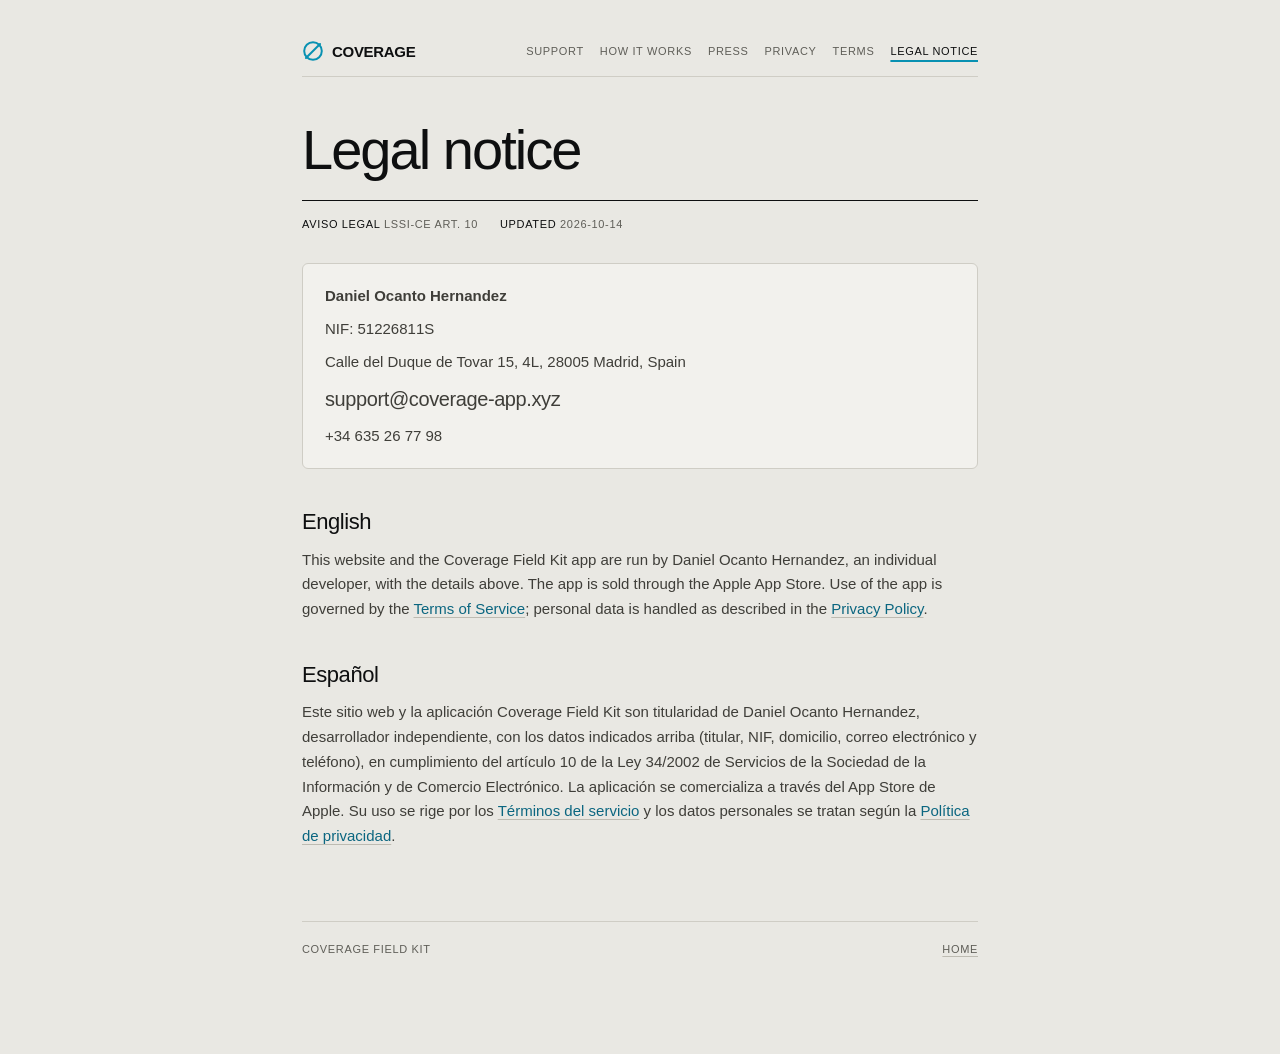
<file: legal/index.html>
<!doctype html>
<html lang="en">
<head>
<meta charset="utf-8">
<meta name="viewport" content="width=device-width,initial-scale=1,viewport-fit=cover">
<title>Legal notice · Coverage Field Kit</title>
<meta name="description" content="Legal notice (aviso legal) for Coverage Field Kit.">
<link rel="canonical" href="https://coverage-app.xyz/legal/">
<link rel="icon" href="/favicon.svg" type="image/svg+xml">
<link rel="apple-touch-icon" href="/apple-touch-icon.png">
<meta name="theme-color" content="#0b0d10">
<meta property="og:type" content="website">
<meta property="og:site_name" content="Coverage Field Kit">
<meta property="og:title" content="Legal notice · Coverage Field Kit">
<meta property="og:description" content="Legal notice (aviso legal) for Coverage Field Kit.">
<meta property="og:url" content="https://coverage-app.xyz/legal/">
<meta property="og:image" content="https://coverage-app.xyz/og.png">
<meta name="twitter:card" content="summary_large_image">
<link rel="stylesheet" href="../fonts/source-serif-4.css">
<style>
  /* v2 paper pages: Helvetica Neue throughout (bold, tight headings; medium
     caps for labels), the emphasised word in Source Serif 4 bold italic.
     Layout unchanged from v1; the legal text is untouched. */
  :root { --paper:#e9e8e3; --card:#f2f1ed; --ink:#0e0f10; --ink-2:#3f3e39; --meta:#5f5e58; --rule:#cfcdc5; --rule-2:#bdbbb2; --accent:#0891b2; --accent-ink:#0b6680;
    --sans:"Helvetica Neue",Helvetica,-apple-system,BlinkMacSystemFont,"SF Pro Text",Arial,sans-serif; --accent-serif:"Source Serif 4",Georgia,"Times New Roman",serif; color-scheme: light; }
  @media (prefers-color-scheme: dark) { :root { --paper:#0b0d10; --card:#111418; --ink:#eeede8; --ink-2:#c4c3bd; --meta:#8a8983; --rule:#23272c; --rule-2:#363b42; --accent:#22d3ee; --accent-ink:#67e8f9; color-scheme: dark; } }
  * { box-sizing: border-box; }
  html { -webkit-text-size-adjust: 100%; scroll-behavior: smooth; }
  body { margin: 0; background: var(--paper); color: var(--ink); font-family: var(--sans); font-size: 15px; line-height: 1.65; -webkit-font-smoothing: antialiased; }
  ::selection { background: var(--ink); color: var(--paper); }
  a { color: var(--accent-ink); text-underline-offset: 3px; text-decoration-color: var(--rule-2); word-break: break-word; }
  .page { max-width: 720px; margin: 0 auto; padding-inline: 22px; padding-block: calc(40px + env(safe-area-inset-top, 0px)) calc(96px + env(safe-area-inset-bottom, 0px)); }
  .top { display: flex; justify-content: space-between; align-items: center; gap: 16px; flex-wrap: wrap; margin-bottom: 44px; padding-bottom: 14px; border-bottom: 1px solid var(--rule); }
  .mark { display: inline-flex; align-items: center; gap: 8px; font-weight: 700; letter-spacing: -0.02em; text-transform: uppercase; font-size: 15px; line-height: 1; color: var(--ink); text-decoration: none; }
  .top nav { display: flex; flex-wrap: wrap; gap: 8px 16px; font-weight: 500; font-size: 11px; letter-spacing: 0.06em; text-transform: uppercase; }
  .top nav a { color: var(--meta); text-decoration: none; }
  .top nav a[aria-current="page"], .top nav a:hover { color: var(--ink); }
  .top nav a[aria-current="page"] { text-decoration: underline; text-decoration-color: var(--accent); text-underline-offset: 5px; text-decoration-thickness: 2px; }
  h1 { font-family: var(--sans); font-weight: 400; font-size: clamp(36px, 6vw, 56px); line-height: 1.02; letter-spacing: -0.035em; margin: 0 0 22px; text-wrap: balance; }
  h1 em { font-family: var(--accent-serif); font-style: italic; font-optical-sizing: auto; letter-spacing: -0.01em; color: inherit; }
  .meta { display: flex; flex-wrap: wrap; gap: 8px 22px; font-weight: 500; font-size: 11px; letter-spacing: 0.06em; text-transform: uppercase; color: var(--meta); padding-top: 14px; border-top: 1px solid var(--ink); margin-bottom: 30px; font-variant-numeric: tabular-nums; }
  .meta strong { color: var(--ink); font-weight: 500; }
  .toc { border-bottom: 1px solid var(--rule); padding-bottom: 16px; margin-bottom: 26px; }
  .toc .eb, .card .eb { font-weight: 500; font-size: 11px; letter-spacing: 0.06em; text-transform: uppercase; color: var(--meta); margin-bottom: 8px; }
  .toc ol { margin: 0; padding-left: 22px; columns: 2; column-gap: 28px; font-size: 13.5px; font-variant-numeric: tabular-nums; }
  @media (max-width: 560px) { .toc ol { columns: 1; } }
  .toc li { break-inside: avoid; margin-bottom: 3px; color: var(--meta); }
  .doc h2 { font-family: var(--sans); font-weight: 500; font-size: 22px; line-height: 1.2; letter-spacing: -0.02em; margin: 40px 0 12px; scroll-margin-top: 16px; text-wrap: balance; }
  .doc h3 { font-weight: 500; font-size: 16px; letter-spacing: -0.01em; margin: 22px 0 6px; }
  .doc p, .doc li { color: var(--ink-2); }
  .doc p { margin: 0 0 12px; }
  .doc ul { padding-left: 20px; margin: 0 0 14px; }
  .doc li { margin-bottom: 6px; }
  .doc li::marker { color: var(--meta); }
  .doc strong { color: var(--ink); font-weight: 500; }
  .doc hr { border: 0; border-top: 1px solid var(--rule); margin: 24px 0; }
  .mail { font-weight: 500; color: var(--ink); user-select: all; }
  code { font-family: inherit; font-weight: 500; }
  .card { background: var(--card); border: 1px solid var(--rule); border-radius: 6px; padding: 20px 22px; margin-bottom: 16px; }
  .card p { margin: 0 0 8px; color: var(--ink-2); }
  .card p:last-child { margin-bottom: 0; }
  .big { font-weight: 400; font-size: 20px; letter-spacing: -0.02em; color: var(--ink); user-select: all; }
  footer { margin-top: 72px; padding-top: 18px; border-top: 1px solid var(--rule); font-weight: 500; font-size: 11px; letter-spacing: 0.06em; text-transform: uppercase; color: var(--meta); display: flex; justify-content: space-between; flex-wrap: wrap; gap: 12px; }
  footer a { color: var(--meta); }
</style>
</head>
<body>
<div class="page">
  <div class="top"><a class="mark" href="/"><svg width="22" height="22" viewBox="0 0 100 100" aria-hidden="true"><circle cx="50" cy="50" r="40" fill="none" stroke="var(--accent)" stroke-width="9"/><line x1="82" y1="18" x2="18" y2="82" stroke="var(--accent)" stroke-width="9" stroke-linecap="round"/></svg>Coverage</a><nav aria-label="Pages"><a href="/support/">Support</a><a href="/how-it-works/">How it works</a><a href="/press/">Press</a><a href="/privacy/">Privacy</a><a href="/terms/">Terms</a><a href="/legal/" aria-current="page">Legal notice</a></nav></div>
  <h1>Legal notice</h1>
  <div class="meta"><span><strong>Aviso legal</strong> LSSI-CE art. 10</span><span><strong>Updated</strong> 2026-10-14</span></div>
  <div class="card">
    <p><strong>Daniel Ocanto Hernandez</strong></p>
    <p>NIF: 51226811S</p>
    <p>Calle del Duque de Tovar 15, 4L, 28005 Madrid, Spain</p>
    <p class="big">support@coverage-app.xyz</p>
    <p>+34 635 26 77 98</p>
  </div>
  <article class="doc">
    <h2>English</h2>
    <p>This website and the Coverage Field Kit app are run by Daniel Ocanto Hernandez, an individual developer, with the details above. The app is sold through the Apple App Store. Use of the app is governed by the <a href="/terms/">Terms of Service</a>; personal data is handled as described in the <a href="/privacy/">Privacy Policy</a>.</p>
    <h2>Español</h2>
    <p>Este sitio web y la aplicación Coverage Field Kit son titularidad de Daniel Ocanto Hernandez, desarrollador independiente, con los datos indicados arriba (titular, NIF, domicilio, correo electrónico y teléfono), en cumplimiento del artículo 10 de la Ley 34/2002 de Servicios de la Sociedad de la Información y de Comercio Electrónico. La aplicación se comercializa a través del App Store de Apple. Su uso se rige por los <a href="/terms/">Términos del servicio</a> y los datos personales se tratan según la <a href="/privacy/">Política de privacidad</a>.</p>
  </article>
  <footer><span>Coverage Field Kit</span><span><a href="/">Home</a></span></footer>
</div>
</body>
</html>
</file>
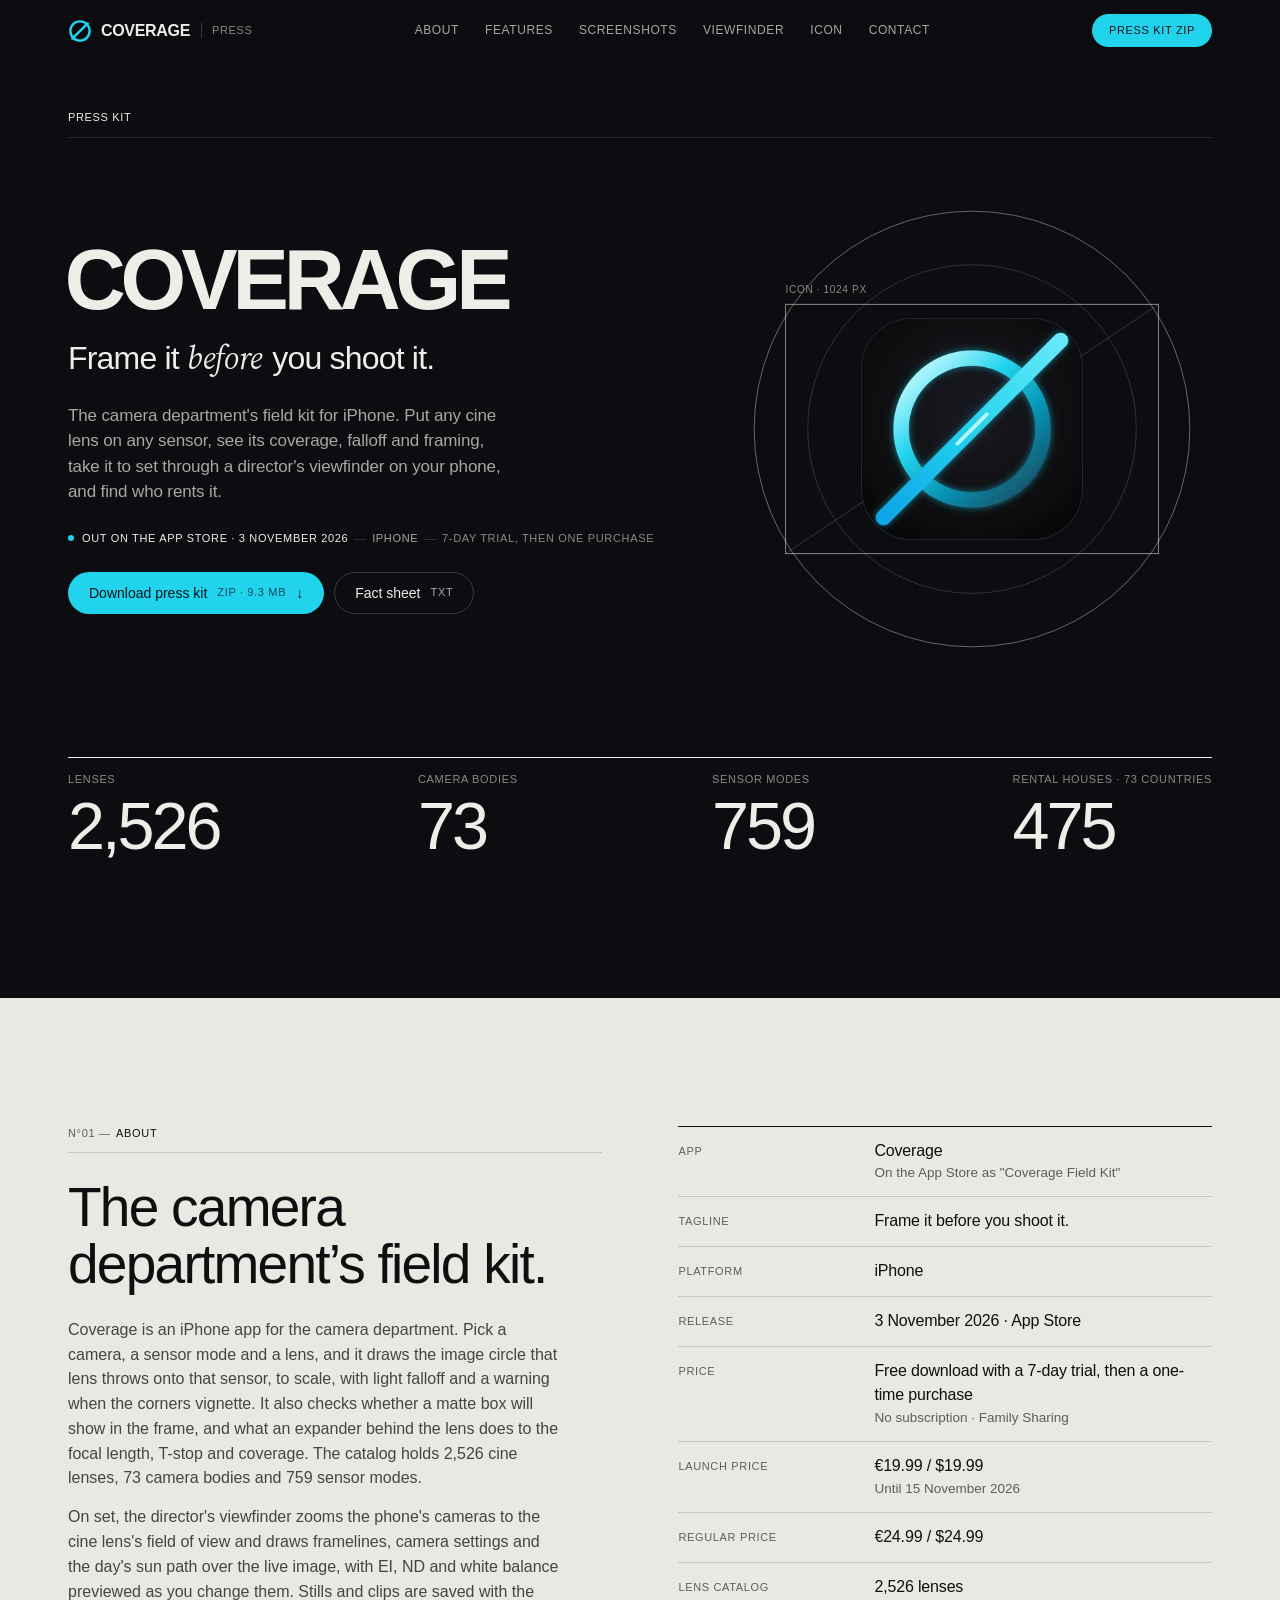
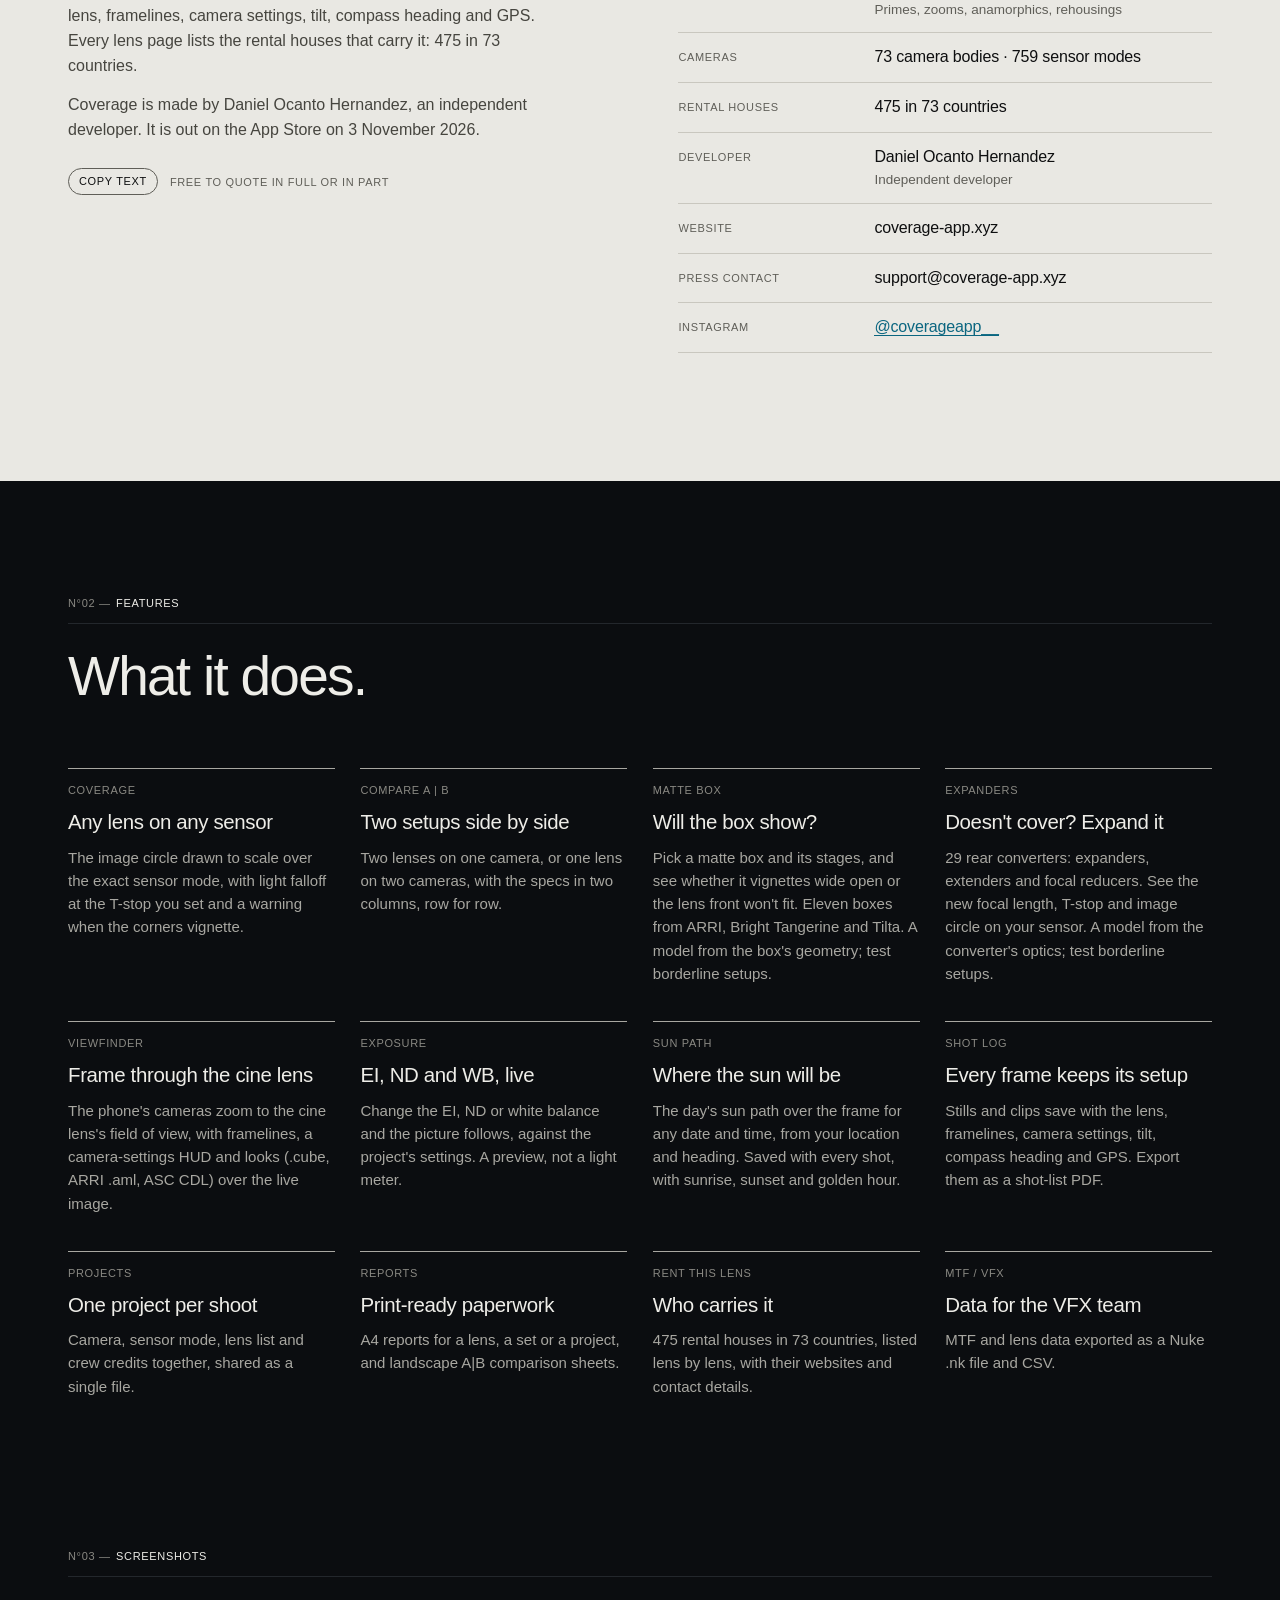
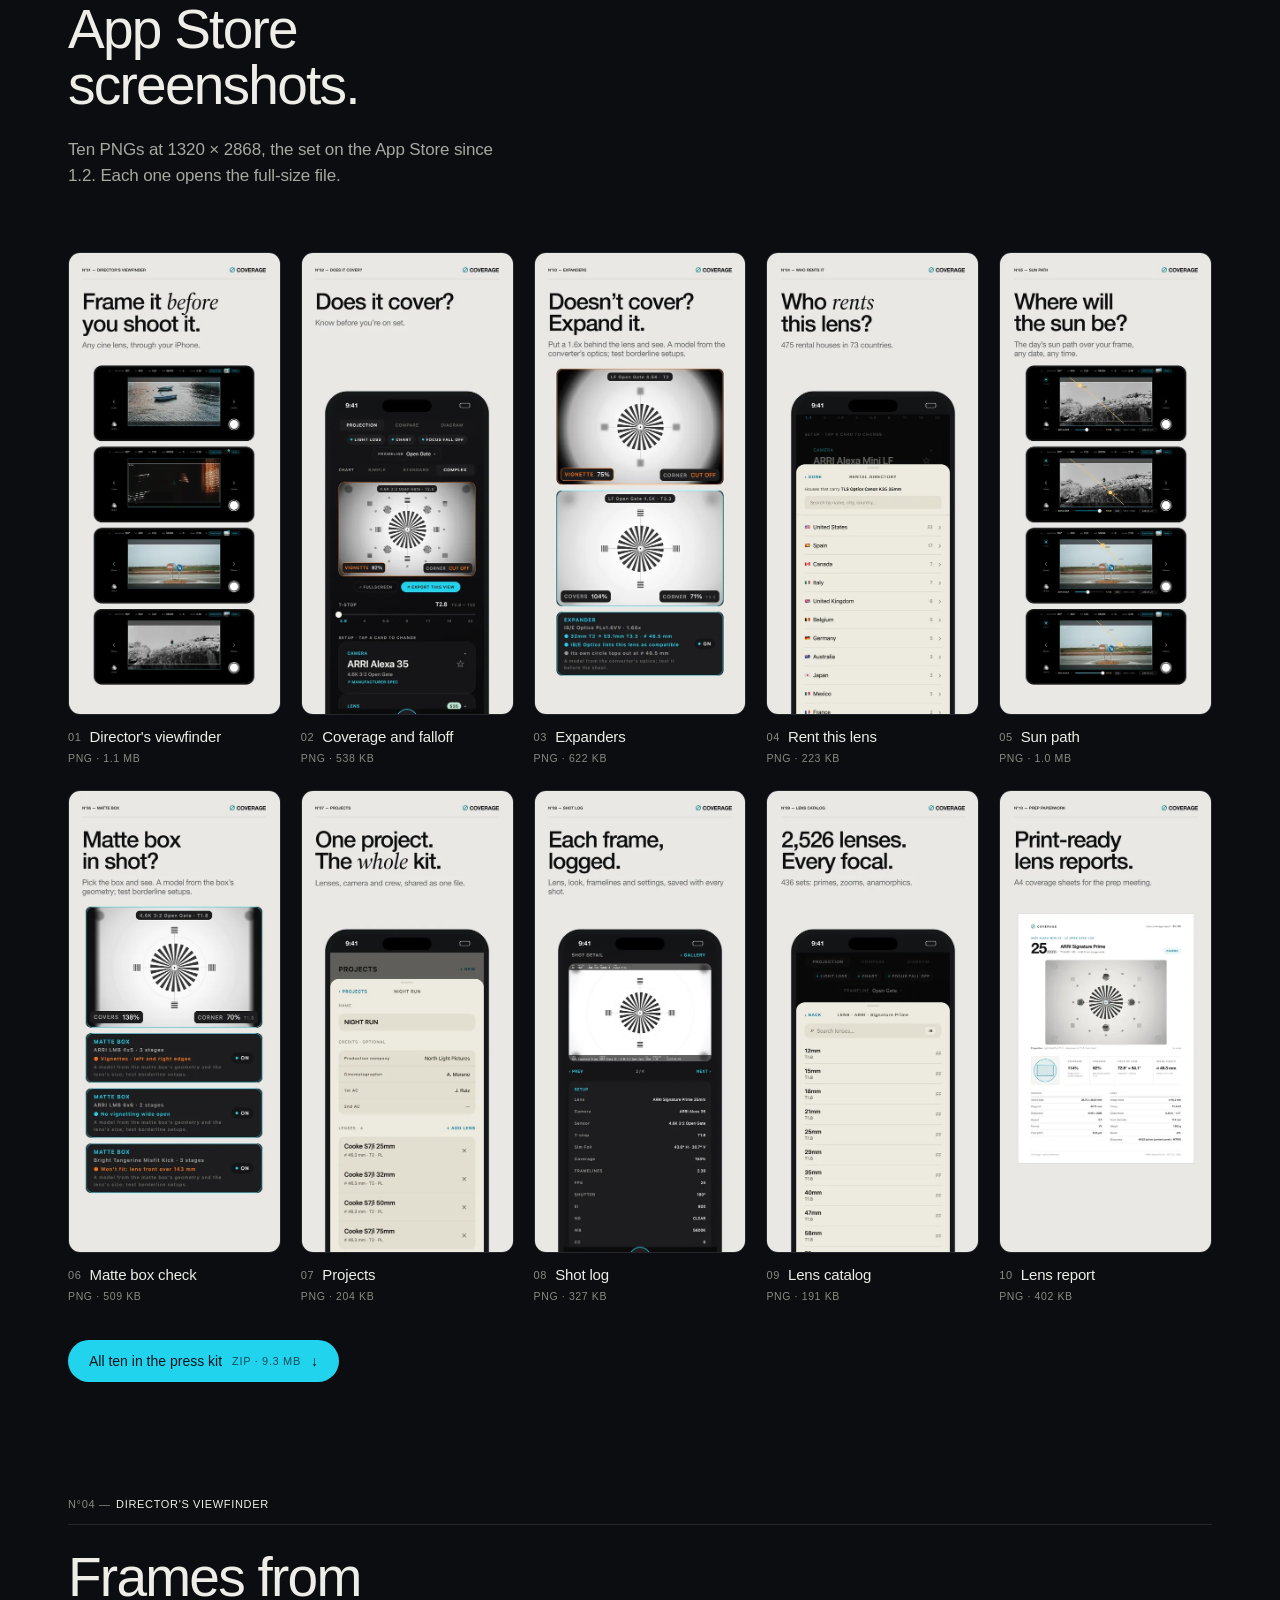
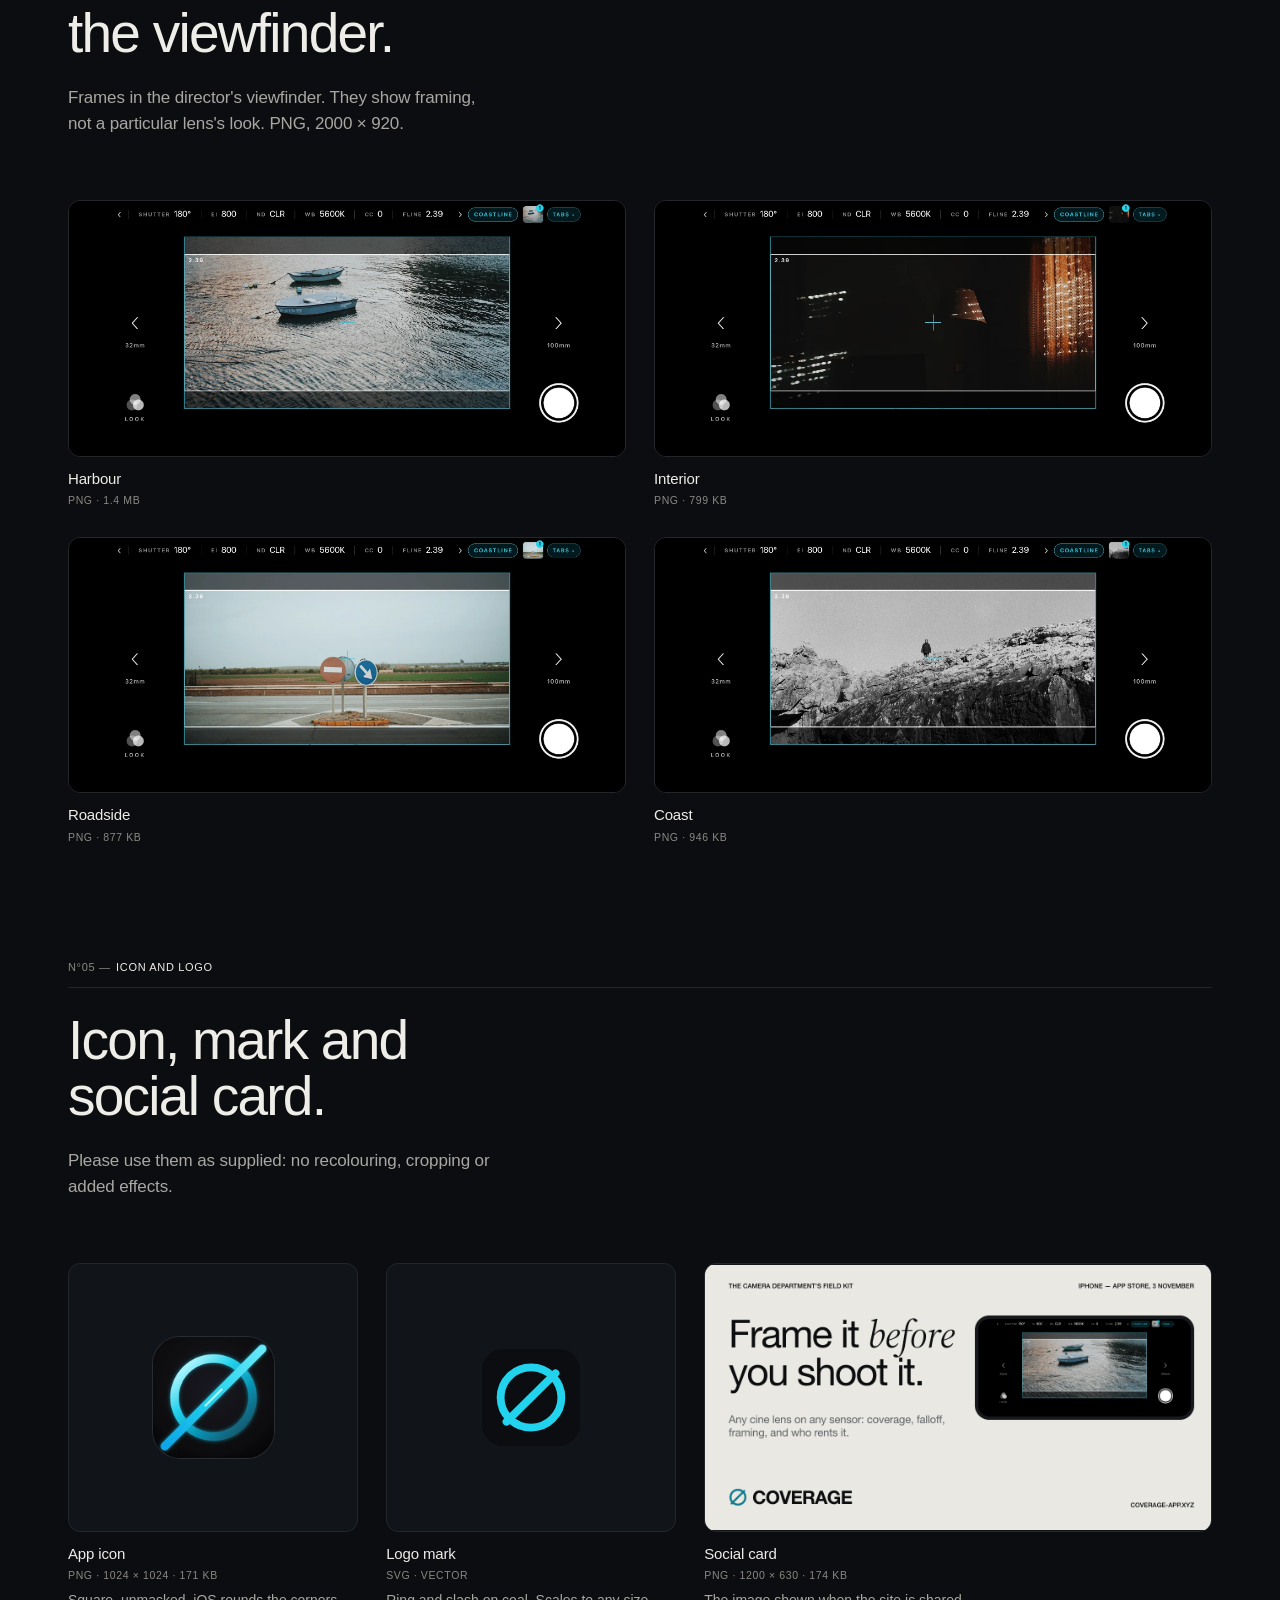
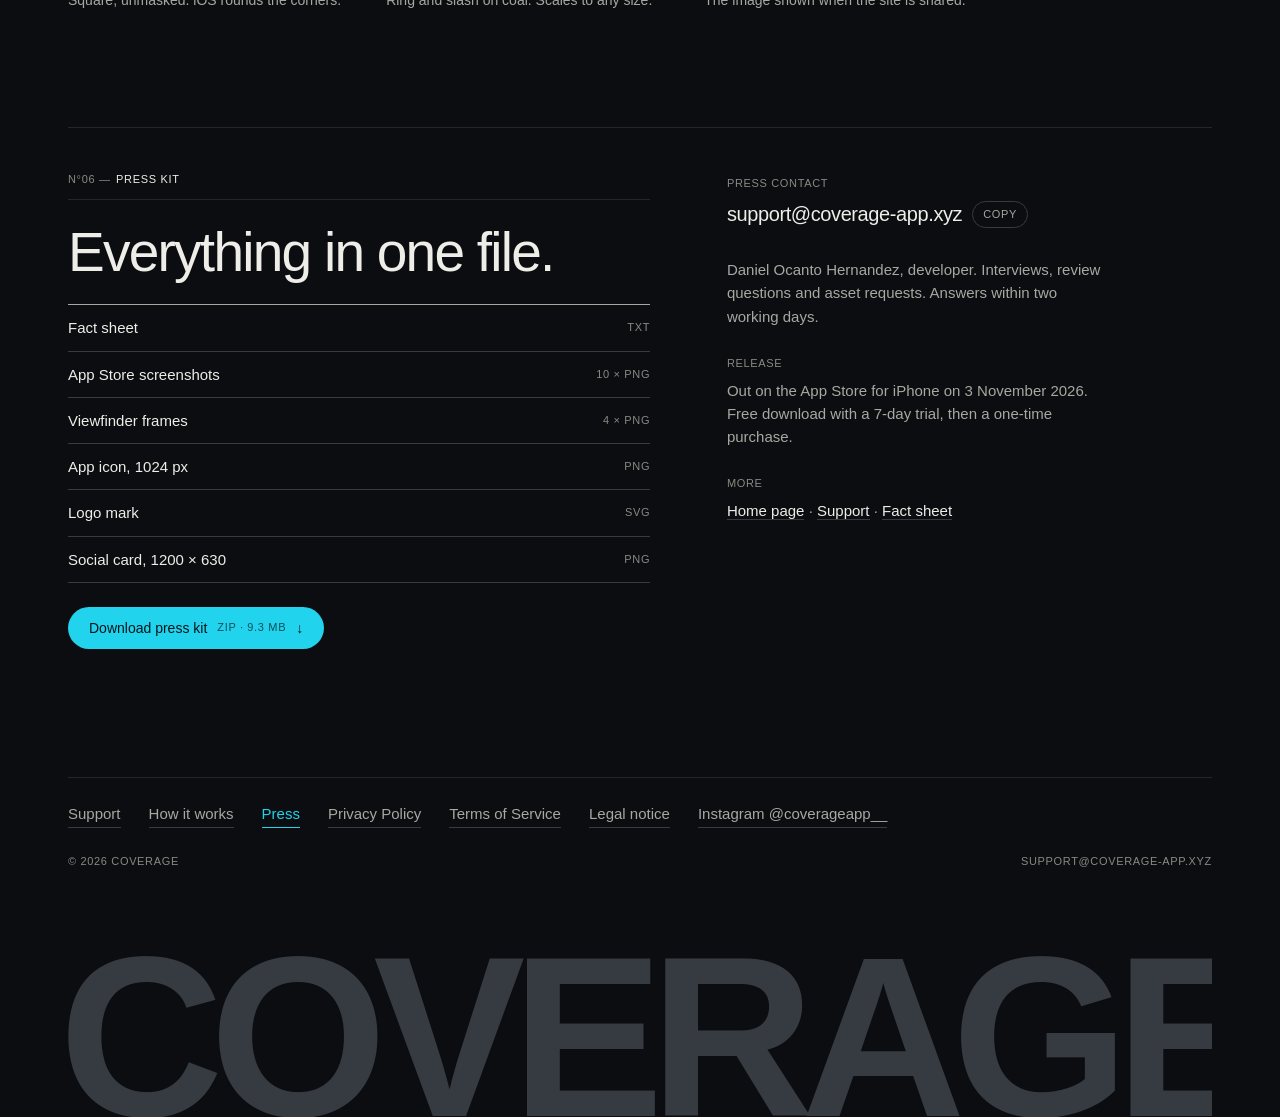
<file: press/index.html>
<!doctype html>
<html lang="en">
<head>
<meta charset="utf-8">
<meta name="viewport" content="width=device-width,initial-scale=1,viewport-fit=cover">
<title>Press kit · Coverage</title>
<meta name="description" content="Press kit for Coverage, the camera department's field kit for iPhone: fact sheet, App Store screenshots, viewfinder frames, app icon and press contact. Out on the App Store 3 November 2026.">
<link rel="canonical" href="https://coverage-app.xyz/press/">
<link rel="icon" href="/favicon.svg" type="image/svg+xml">
<link rel="apple-touch-icon" href="/apple-touch-icon.png">
<meta name="theme-color" content="#0b0d10">
<meta property="og:type" content="website">
<meta property="og:site_name" content="Coverage">
<meta property="og:title" content="Press kit · Coverage">
<meta property="og:description" content="Fact sheet, screenshots, viewfinder frames, app icon and press contact for Coverage, out on the App Store 3 November 2026.">
<meta property="og:url" content="https://coverage-app.xyz/press/">
<meta property="og:image" content="https://coverage-app.xyz/og.png">
<meta name="twitter:card" content="summary_large_image">
<link rel="stylesheet" href="../fonts/source-serif-4.css">
<style>
  /* v2, same system as the home page: Helvetica Neue bold and tight, one
     Source Serif 4 bold-italic word per heading, coal ground; the fact
     sheet sits on paper. Every asset links to the file it shows. */
  :root {
    --coal: #0b0d10;
    --coal-2: #111418;
    --coal-3: #171a1f;
    --rule: #23272c;
    --rule-2: #363b42;
    --cream: #eeede8;
    --cream-dim: #a8a7a1;
    --fog: #8a8983;
    --paper: #e9e8e3;
    --ink: #0e0f10;
    --ink-2: #46453f;
    --ink-3: #5f5e58;
    --paper-rule: #c9c7bf;
    --signal: #22d3ee;
    --signal-hi: #67e8f9;
    --link-ink: #0b6680;
    --amber: #f59e0b;
    --sans: "Helvetica Neue", Helvetica, -apple-system, BlinkMacSystemFont, "SF Pro Text", Arial, sans-serif;
    /* Named face: Chrome on macOS maps weight 300 to Helvetica Neue Thin, not Light. */
    --sans-light: "HelveticaNeue-Light", "Helvetica Neue Light", "Helvetica Neue", Helvetica, -apple-system, BlinkMacSystemFont, Arial, sans-serif;
    --accent: "Source Serif 4", Georgia, "Times New Roman", serif;
    --ease: cubic-bezier(0.16, 1, 0.3, 1);
    --gutter: clamp(16px, 4vw, 48px);
    color-scheme: dark;
  }
  * { box-sizing: border-box; }
  html { scroll-behavior: smooth; -webkit-text-size-adjust: 100%; }
  body {
    margin: 0;
    background: var(--coal);
    color: var(--cream);
    font-family: var(--sans);
    font-size: 16px;
    line-height: 1.55;
    -webkit-font-smoothing: antialiased;
    overflow-x: clip;
  }
  a { color: inherit; text-decoration: none; }
  img { max-width: 100%; height: auto; display: block; }
  ::selection { background: var(--signal); color: var(--coal); }
  :focus-visible { outline: 2px solid var(--signal); outline-offset: 3px; border-radius: 4px; }
  .wrap { max-width: 1240px; margin: 0 auto; padding-inline: var(--gutter); }
  [id] { scroll-margin-top: 84px; }

  /* ── type ───────────────────────────────────────────── */
  .micro, .eyebrow {
    font-family: var(--sans); font-weight: 500; font-size: 11px; line-height: 1.35;
    letter-spacing: 0.06em; text-transform: uppercase; font-variant-numeric: tabular-nums;
  }
  .eyebrow { color: var(--cream); display: flex; align-items: baseline; gap: 0.5em; padding-bottom: 12px; border-bottom: 1px solid var(--rule); }
  .eyebrow[data-n]::before { content: "N°" attr(data-n) " —"; color: var(--fog); }
  h1, h2, h3, h4 { font-family: var(--sans); font-weight: 400; margin: 0; text-wrap: balance; letter-spacing: -0.03em; }
  h3, h4 { font-weight: 500; }
  h2 { font-size: clamp(32px, 4.3vw, 60px); line-height: 1.02; letter-spacing: -0.032em; max-width: 17ch; }
  /* The accent italic takes the weight of its line (400 in Regular heads, 500 in Medium). */
  .ac { font-family: var(--accent); font-style: italic; font-optical-sizing: auto; letter-spacing: -0.01em; padding-right: 0.03em; }
  .lede { font-size: clamp(17px, 1.3vw, 19px); font-weight: 400; line-height: 1.5; letter-spacing: -0.008em; color: var(--cream-dim); max-width: 46ch; margin: 0; }

  /* ── nav ────────────────────────────────────────────── */
  .nav {
    position: sticky; top: env(safe-area-inset-top, 0px); z-index: 50;
    background: color-mix(in srgb, var(--coal) 86%, transparent);
    -webkit-backdrop-filter: blur(16px); backdrop-filter: blur(16px);
    border-bottom: 1px solid transparent; transition: border-color 300ms ease;
  }
  .nav.scrolled { border-bottom-color: var(--rule); }
  .nav-inner { display: flex; align-items: center; justify-content: space-between; gap: 20px; padding-block: 14px; }
  .brand { display: flex; align-items: center; gap: 9px; color: var(--cream); }
  .brand svg { color: var(--signal); flex-shrink: 0; }
  .wordmark { font-weight: 700; letter-spacing: -0.02em; text-transform: uppercase; font-size: 16px; line-height: 1; }
  .brand .sub { color: var(--fog); padding-left: 10px; margin-left: 2px; border-left: 1px solid var(--rule-2); }
  .nav-links { display: flex; gap: 26px; font-weight: 500; font-size: 12px; letter-spacing: 0.05em; text-transform: uppercase; color: var(--cream-dim); }
  .nav-links a { transition: color 200ms ease; }
  .nav-links a:hover { color: var(--cream); }
  @media (max-width: 960px) { .nav-links { display: none; } }
  @media (max-width: 440px) { .brand .sub { display: none; } }
  .nav .btn-sm { white-space: nowrap; }
  .btn {
    display: inline-flex; align-items: center; gap: 10px;
    padding: 13px 20px; border-radius: 999px; font-weight: 500; font-size: 14px; line-height: 1;
    transition: background 250ms ease, border-color 250ms ease, color 250ms ease;
    border: 1px solid transparent; cursor: pointer;
  }
  .btn-primary { background: var(--signal); color: #04161b; }
  .btn-primary:hover { background: var(--signal-hi); }
  .btn-ghost { border-color: var(--rule-2); color: var(--cream); }
  .btn-ghost:hover { border-color: var(--signal); color: var(--signal); }
  .btn-sm { padding: 10px 16px; font-size: 11px; letter-spacing: 0.06em; text-transform: uppercase; }
  .btn .arr { transition: transform 300ms var(--ease); }
  .btn:hover .arr { transform: translateY(3px); }
  .btn .meta { font-size: 11px; font-weight: 500; letter-spacing: 0.06em; text-transform: uppercase; opacity: 0.7; font-variant-numeric: tabular-nums; }

  /* ── hero ───────────────────────────────────────────── */
  .hero { position: relative; padding-block: clamp(28px, 4vw, 48px) clamp(48px, 7vw, 88px); overflow: hidden; }
  .hero-grid { display: grid; grid-template-columns: minmax(0, 1.25fr) minmax(0, 1fr); gap: clamp(32px, 5vw, 72px); align-items: center; position: relative; margin-top: clamp(28px, 4vw, 56px); }
  @media (max-width: 900px) { .hero-grid { grid-template-columns: minmax(0, 1fr); } }
  .hero-copy { display: flex; flex-direction: column; gap: 26px; min-width: 0; }
  /* Set to fill its column: "COVERAGE" is about 5 em wide at this tracking. */
  .hero h1 { font-weight: 700; font-size: calc((100vw - 2 * var(--gutter)) / 5.1); line-height: 0.84; letter-spacing: -0.06em; text-transform: uppercase; margin-left: -0.04em; }
  @media (min-width: 901px) { .hero h1 { font-size: min(6.6vw, 92px); } }
  .hero h1 .line { display: block; }
  .tagline { text-wrap: balance; font-weight: 400; font-size: clamp(24px, 2.5vw, 34px); line-height: 1.1; letter-spacing: -0.025em; margin: 0; color: var(--cream); }
  .hero-actions { display: flex; flex-wrap: wrap; gap: 10px; }
  .readout { display: flex; flex-wrap: wrap; gap: 6px 0; color: var(--fog); margin: 0; }
  .readout span:not(:last-child)::after { content: "—"; margin-inline: 0.55em; color: var(--rule-2); }
  .readout b { color: var(--cream-dim); font-weight: 500; }
  .readout .on { color: var(--cream); }
  .readout .on::before { content: ""; display: inline-block; width: 6px; height: 6px; border-radius: 50%; background: var(--signal); margin-right: 8px; vertical-align: 1px; }
  .stage { position: relative; width: 100%; max-width: 480px; aspect-ratio: 1; margin-inline: auto; display: grid; place-items: center; }
  @media (max-width: 900px) { .stage { max-width: 360px; } }
  .stage svg { position: absolute; inset: 0; width: 100%; height: 100%; pointer-events: none; overflow: visible; }
  .stage svg circle, .stage svg rect, .stage svg line { fill: none; vector-effect: non-scaling-stroke; }
  .stage svg text { font-family: var(--sans); font-weight: 500; font-size: 11px; letter-spacing: 0.06em; fill: var(--fog); }
  .stage .icon { width: 46%; aspect-ratio: 1; border-radius: 22.5%; position: relative; z-index: 1; box-shadow: 0 0 0 1px rgba(255,255,255,0.1); }

  /* Load sequence: runs once, ends fully visible. */
  .rise { animation: rise 1000ms var(--ease) both; animation-delay: calc(var(--d, 0) * 80ms); }
  @keyframes rise { from { opacity: 0; transform: translateY(22px); } to { opacity: 1; transform: none; } }
  .draw { stroke-dasharray: 1; stroke-dashoffset: 1; animation: draw 2.2s var(--ease) 300ms forwards; }
  @keyframes draw { to { stroke-dashoffset: 0; } }

  /* ── numbers ────────────────────────────────────────── */
  .stats { display: grid; grid-template-columns: repeat(4, auto); justify-content: space-between; gap: 0 24px; border-top: 1px solid var(--cream); }
  @media (max-width: 760px) { .stats { grid-template-columns: repeat(2, minmax(0, 1fr)); } .stat:nth-child(n+3) { margin-top: 28px; border-top: 1px solid var(--rule); } }
  .stat { padding-top: 14px; display: flex; flex-direction: column; justify-content: space-between; gap: 10px; min-width: 0; }
  .stat .n { font-family: var(--sans-light); font-weight: 300; font-size: clamp(40px, 5.2vw, 76px); line-height: 0.9; letter-spacing: -0.045em; font-variant-numeric: tabular-nums; padding-right: 0.06em; }
  .stat .l { color: var(--fog); order: -1; }

  /* ── section scaffold ───────────────────────────────── */
  section.block { padding-block: clamp(80px, 9vw, 136px) 0; }
  .head { display: flex; flex-direction: column; gap: 24px; margin-bottom: clamp(40px, 5vw, 64px); }

  /* ── about + fact sheet (paper) ─────────────────────── */
  section.paper-band { background: var(--paper); color: var(--ink); padding-block: clamp(72px, 10vw, 136px); margin-top: clamp(88px, 11vw, 152px); }
  .paper-band ::selection { background: var(--ink); color: var(--paper); }
  .paper-band .eyebrow { color: var(--ink); border-color: var(--paper-rule); }
  .paper-band .eyebrow[data-n]::before { color: var(--ink-3); }
  .about { display: grid; grid-template-columns: minmax(0, 1fr) minmax(0, 1fr); gap: clamp(36px, 6vw, 96px); align-items: start; }
  @media (max-width: 900px) { .about { grid-template-columns: 1fr; } }
  .about .copy { display: flex; flex-direction: column; gap: 26px; min-width: 0; }
  .boiler p { margin: 0 0 14px; color: var(--ink-2); max-width: 56ch; font-size: 16px; }
  .boiler p:last-child { margin-bottom: 0; }
  .boiler-foot { display: flex; align-items: center; gap: 12px; flex-wrap: wrap; color: var(--ink-3); }
  .sheet { margin: 0; border-top: 1px solid var(--ink); }
  .sheet > div { display: grid; grid-template-columns: 11em minmax(0, 1fr); gap: 4px 20px; padding-block: 12px; border-bottom: 1px solid var(--paper-rule); }
  .sheet dt { font-weight: 500; font-size: 11px; letter-spacing: 0.06em; text-transform: uppercase; color: var(--ink-3); padding-top: 4px; }
  .sheet dd { margin: 0; font-size: 16px; font-weight: 400; letter-spacing: -0.01em; color: var(--ink); overflow-wrap: anywhere; font-variant-numeric: tabular-nums; }
  .sheet dd small { display: block; font-size: 13.5px; font-weight: 400; letter-spacing: 0; color: var(--ink-3); }
  .sheet dd a { color: var(--link-ink); border-bottom: 1px solid currentColor; }
  .sheet .hl { font-weight: 500; }
  @media (max-width: 520px) { .sheet > div { grid-template-columns: 1fr; gap: 2px; } .sheet dt { padding-top: 0; } }
  .paper-band .copy-btn { border-color: var(--ink-3); color: var(--ink); }
  .paper-band .copy-btn:hover { border-color: var(--ink); background: var(--ink); color: var(--paper); }

  /* ── features ───────────────────────────────────────── */
  .feats { display: grid; grid-template-columns: repeat(4, minmax(0, 1fr)); gap: 0 clamp(16px, 2vw, 28px); }
  @media (max-width: 1000px) { .feats { grid-template-columns: repeat(2, minmax(0, 1fr)); } }
  @media (max-width: 560px) { .feats { grid-template-columns: 1fr; } }
  .feat { border-top: 1px solid var(--cream-dim); padding: 14px 0 36px; display: flex; flex-direction: column; gap: 12px; min-width: 0; }
  .feat .r { color: var(--fog); }
  .feat h3 { font-size: clamp(19px, 1.6vw, 22px); line-height: 1.15; letter-spacing: -0.018em; }
  .feat p { margin: 0; font-size: 15px; color: var(--cream-dim); }

  /* ── asset grids ────────────────────────────────────── */
  .note { color: var(--fog); margin: 0; }
  .file { display: flex; flex-direction: column; gap: 3px; min-width: 0; }
  .file .t { font-size: 15px; font-weight: 500; letter-spacing: -0.01em; color: var(--cream); line-height: 1.35; }
  .file .t b { font-weight: 500; font-size: 11px; letter-spacing: 0.06em; color: var(--fog); margin-right: 8px; font-variant-numeric: tabular-nums; vertical-align: 1px; }
  .file .s { font-weight: 500; font-size: 10.5px; letter-spacing: 0.06em; text-transform: uppercase; color: var(--fog); font-variant-numeric: tabular-nums; }
  .tile { display: flex; flex-direction: column; gap: 12px; min-width: 0; }
  .tile .pic { border-radius: 12px; overflow: hidden; border: 1px solid var(--rule); background: var(--coal-2); transition: border-color 300ms ease, translate 500ms var(--ease); }
  .tile:hover .pic { border-color: var(--signal); translate: 0 -4px; }
  .tile:hover .file .t { color: var(--signal); }

  .shots { display: grid; grid-template-columns: repeat(5, minmax(0, 1fr)); gap: clamp(14px, 2vw, 24px) clamp(12px, 1.6vw, 20px); }
  @media (max-width: 760px) { .shots { grid-template-columns: repeat(2, minmax(0, 1fr)); } }
  .shots-all { margin-top: clamp(24px, 3vw, 36px); }
  .shots .pic { aspect-ratio: 1320 / 2868; }
  .shots .pic img { width: 100%; height: 100%; object-fit: cover; }

  .frames { display: grid; grid-template-columns: repeat(2, minmax(0, 1fr)); gap: clamp(18px, 2.4vw, 28px); }
  @media (max-width: 640px) { .frames { grid-template-columns: 1fr; } }
  .frames .pic { aspect-ratio: 2000 / 920; background: #000; }
  .frames .pic img { width: 100%; height: 100%; object-fit: cover; }

  .marks { display: grid; grid-template-columns: 0.8fr 0.8fr 1.4fr; gap: clamp(18px, 2.4vw, 28px); }
  @media (max-width: 900px) { .marks { grid-template-columns: repeat(2, minmax(0, 1fr)); } .marks .wide { grid-column: 1 / -1; } }
  @media (max-width: 520px) { .marks { grid-template-columns: 1fr; } }
  .marks .pic { aspect-ratio: 4 / 3; display: grid; place-items: center; background: var(--coal-2); }
  .marks .wide .pic { aspect-ratio: 1200 / 630; background: var(--coal-2); }
  .marks .wide .pic img { width: 100%; height: 100%; object-fit: contain; }
  @media (min-width: 901px) { .marks .pic, .marks .wide .pic { aspect-ratio: auto; height: clamp(200px, 21vw, 270px); } }
  .marks .icon-img { width: 42%; aspect-ratio: 1; border-radius: 22.5%; box-shadow: 0 0 0 1px rgba(255,255,255,0.1); }
  .marks .mark-img { width: 34%; aspect-ratio: 1; }
  .marks .file .d { font-size: 14px; color: var(--cream-dim); margin-top: 4px; }

  /* ── kit + contact ──────────────────────────────────── */
  .panel { border-top: 1px solid var(--rule); padding-top: clamp(28px, 4vw, 44px); display: grid; grid-template-columns: minmax(0, 1.2fr) minmax(0, 1fr); gap: clamp(40px, 6vw, 96px); align-items: start; }
  @media (max-width: 860px) { .panel { grid-template-columns: 1fr; } }
  .panel .left { display: flex; flex-direction: column; gap: 24px; min-width: 0; }
  .kit-list { list-style: none; margin: 0; padding: 0; display: grid; gap: 0; border-top: 1px solid var(--cream-dim); }
  .kit-list li { display: flex; justify-content: space-between; gap: 16px; padding-block: 11px; border-bottom: 1px solid var(--rule-2); font-size: 15px; font-weight: 400; color: var(--cream); }
  .kit-list li span:last-child { font-size: 11px; letter-spacing: 0.06em; text-transform: uppercase; color: var(--fog); white-space: nowrap; padding-top: 3px; font-variant-numeric: tabular-nums; }
  .contact { display: grid; gap: 28px; min-width: 0; padding-top: 4px; }
  .contact .lbl { color: var(--fog); margin-bottom: 8px; }
  .addr { display: flex; align-items: center; gap: 10px; flex-wrap: wrap; }
  .addr .v { font-weight: 400; font-size: clamp(17px, 1.6vw, 20px); letter-spacing: -0.02em; color: var(--cream); user-select: all; overflow-wrap: anywhere; }
  .copy-btn { font: 500 11px/1 var(--sans); letter-spacing: 0.06em; text-transform: uppercase; padding: 7px 10px; border-radius: 999px; border: 1px solid var(--rule-2); background: transparent; color: var(--cream-dim); cursor: pointer; }
  .copy-btn:hover { border-color: var(--signal); color: var(--signal); }
  .fine { margin: 0; font-size: 15px; color: var(--cream-dim); max-width: 46ch; }
  .fine a { color: var(--cream); border-bottom: 1px solid var(--rule-2); }
  .fine a:hover { color: var(--signal); border-color: var(--signal); }

  /* ── footer ─────────────────────────────────────────── */
  .help-links { display: flex; flex-wrap: wrap; gap: 10px 28px; padding-block: 24px 8px; border-top: 1px solid var(--rule); font-size: 15px; font-weight: 500; margin-top: clamp(72px, 10vw, 136px); }
  .help-links a { color: var(--cream-dim); border-bottom: 1px solid var(--rule-2); padding-bottom: 2px; transition: color 200ms ease, border-color 200ms ease; }
  .help-links a:hover, .help-links a[aria-current="page"] { color: var(--signal); border-color: var(--signal); }
  footer { padding-block: 18px 0; display: flex; justify-content: space-between; gap: 20px; flex-wrap: wrap; color: var(--fog); }
  .bigmark { overflow: hidden; height: 0.75em; margin-top: clamp(40px, 6vw, 80px); font-size: calc((min(100vw, 1240px) - 2 * var(--gutter)) / 5.02); }
  .bigmark span { display: block; font-weight: 700; text-transform: uppercase; letter-spacing: -0.06em; line-height: 0.8; color: var(--rule-2); white-space: nowrap; margin-left: -0.04em; }

  @media (prefers-reduced-motion: reduce) {
    *, *::before, *::after { animation: none !important; transition: none !important; }
    html { scroll-behavior: auto; }
    .draw { stroke-dashoffset: 0; }
  }
</style>
</head>
<body>
<header class="nav" id="nav">
  <div class="wrap nav-inner">
    <a class="brand" href="/" aria-label="Coverage home">
      <svg width="24" height="24" viewBox="0 0 100 100" aria-hidden="true"><circle cx="50" cy="50" r="40" fill="none" stroke="currentColor" stroke-width="10"/><line x1="82" y1="18" x2="18" y2="82" stroke="currentColor" stroke-width="10" stroke-linecap="round"/></svg>
      <span class="wordmark">Coverage</span>
      <span class="sub micro">Press</span>
    </a>
    <nav class="nav-links" aria-label="Sections">
      <a href="#about">About</a>
      <a href="#features">Features</a>
      <a href="#screenshots">Screenshots</a>
      <a href="#viewfinder">Viewfinder</a>
      <a href="#logo">Icon</a>
      <a href="#contact">Contact</a>
    </nav>
    <a class="btn btn-primary btn-sm" href="coverage-field-kit-press-kit.zip" download>Press kit ZIP</a>
  </div>
</header>

<main id="top">
  <!-- HERO -->
  <section class="hero">
    <div class="wrap">
      <span class="eyebrow rise" style="--d:0">Press kit</span>
      <div class="hero-grid">
      <div class="hero-copy">
        <h1 class="rise" style="--d:1"><span class="line">Coverage</span></h1>
        <p class="tagline rise" style="--d:2">Frame it <span class="ac">before</span> you shoot it.</p>
        <p class="lede rise" style="--d:3">The camera department's field kit for iPhone. Put any cine lens on any sensor, see its coverage, falloff and framing, take it to set through a director's viewfinder on your phone, and find who rents it.</p>
        <p class="readout micro rise" style="--d:4"><span class="on">Out on the App Store · 3 November 2026</span><span><b>iPhone</b></span><span>7-day trial, then one purchase</span></p>
        <div class="hero-actions rise" style="--d:5">
          <a class="btn btn-primary" href="coverage-field-kit-press-kit.zip" download>Download press kit <span class="meta">ZIP · 9.3 MB</span> <span class="arr" aria-hidden="true">↓</span></a>
          <a class="btn btn-ghost" href="fact-sheet.txt">Fact sheet <span class="meta">TXT</span></a>
        </div>
      </div>
      <div class="stage" aria-hidden="true">
        <svg viewBox="0 0 520 520" preserveAspectRatio="xMidYMid meet">
          <circle class="draw" pathLength="1" cx="260" cy="260" r="236" stroke="rgba(238,237,232,0.4)" stroke-width="1"/>
          <circle class="draw" pathLength="1" cx="260" cy="260" r="178" stroke="rgba(238,237,232,0.16)" stroke-width="1" style="animation-delay:500ms"/>
          <rect class="draw" pathLength="1" x="58" y="125" width="404" height="270" stroke="rgba(238,237,232,0.55)" stroke-width="1" style="animation-delay:800ms"/>
          <line class="draw" pathLength="1" x1="58" y1="395" x2="462" y2="125" stroke="rgba(238,237,232,0.18)" stroke-width="1" stroke-dasharray="4 6" style="animation-delay:1100ms"/>
          <text x="58" y="113">ICON · 1024 PX</text>
        </svg>
        <img class="icon rise" style="--d:4" src="thumbs/icon.webp" alt="" width="320" height="320">
      </div>
      </div>
    </div>
  </section>

  <!-- NUMBERS -->
  <div class="wrap">
    <div class="stats" aria-label="Catalog in numbers">
      <div class="stat"><span class="n">2,526</span><span class="l micro">Lenses</span></div>
      <div class="stat"><span class="n">73</span><span class="l micro">Camera bodies</span></div>
      <div class="stat"><span class="n">759</span><span class="l micro">Sensor modes</span></div>
      <div class="stat"><span class="n">475</span><span class="l micro">Rental houses · 73 countries</span></div>
    </div>
  </div>

  <!-- ABOUT + FACT SHEET -->
  <section class="paper-band" id="about">
    <div class="wrap about">
      <div class="copy">
        <span class="eyebrow" data-n="01">About</span>
        <h2>The camera department’s field kit.</h2>
        <div class="boiler" id="boiler">
          <p>Coverage is an iPhone app for the camera department. Pick a camera, a sensor mode and a lens, and it draws the image circle that lens throws onto that sensor, to scale, with light falloff and a warning when the corners vignette. It also checks whether a matte box will show in the frame, and what an expander behind the lens does to the focal length, T-stop and coverage. The catalog holds 2,526 cine lenses, 73 camera bodies and 759 sensor modes.</p>
          <p>On set, the director's viewfinder zooms the phone's cameras to the cine lens's field of view and draws framelines, camera settings and the day's sun path over the live image, with EI, ND and white balance previewed as you change them. Stills and clips are saved with the lens, framelines, camera settings, tilt, compass heading and GPS. Every lens page lists the rental houses that carry it: 475 in 73 countries.</p>
          <p>Coverage is made by Daniel Ocanto Hernandez, an independent developer. It is out on the App Store on 3 November 2026.</p>
        </div>
        <div class="boiler-foot micro"><button class="copy-btn" type="button" data-copy="boiler" data-label="Copy text">Copy text</button><span>Free to quote in full or in part</span></div>
      </div>
      <div id="facts">
        <dl class="sheet" aria-label="Fact sheet">
          <div><dt>App</dt><dd>Coverage<small>On the App Store as "Coverage Field Kit"</small></dd></div>
          <div><dt>Tagline</dt><dd>Frame it before you shoot it.</dd></div>
          <div><dt>Platform</dt><dd>iPhone</dd></div>
          <div><dt>Release</dt><dd class="hl">3 November 2026 · App Store</dd></div>
          <div><dt>Price</dt><dd>Free download with a 7-day trial, then a one-time purchase<small>No subscription · Family Sharing</small></dd></div>
          <div><dt>Launch price</dt><dd>€19.99 / $19.99<small>Until 15 November 2026</small></dd></div>
          <div><dt>Regular price</dt><dd>€24.99 / $24.99</dd></div>
          <div><dt>Lens catalog</dt><dd>2,526 lenses<small>Primes, zooms, anamorphics, rehousings</small></dd></div>
          <div><dt>Cameras</dt><dd>73 camera bodies · 759 sensor modes</dd></div>
          <div><dt>Rental houses</dt><dd>475 in 73 countries</dd></div>
          <div><dt>Developer</dt><dd>Daniel Ocanto Hernandez<small>Independent developer</small></dd></div>
          <div><dt>Website</dt><dd>coverage-app.xyz</dd></div>
          <div><dt>Press contact</dt><dd>support@coverage-app.xyz</dd></div>
          <div><dt>Instagram</dt><dd><a href="https://www.instagram.com/coverageapp__/" rel="me noopener" target="_blank">@coverageapp__</a></dd></div>
        </dl>
      </div>
    </div>
  </section>

  <!-- FEATURES -->
  <section class="block" id="features">
    <div class="wrap">
      <div class="head">
        <span class="eyebrow" data-n="02">Features</span>
        <h2>What it does.</h2>
      </div>
      <div class="feats">
        <article class="feat"><span class="r micro">Coverage</span><h3>Any lens on any sensor</h3><p>The image circle drawn to scale over the exact sensor mode, with light falloff at the T-stop you set and a warning when the corners vignette.</p></article>
        <article class="feat"><span class="r micro">Compare A | B</span><h3>Two setups side by side</h3><p>Two lenses on one camera, or one lens on two cameras, with the specs in two columns, row for row.</p></article>
        <article class="feat"><span class="r micro">Matte box</span><h3>Will the box show?</h3><p>Pick a matte box and its stages, and see whether it vignettes wide open or the lens front won't fit. Eleven boxes from ARRI, Bright Tangerine and Tilta. A model from the box's geometry; test borderline setups.</p></article>
        <article class="feat"><span class="r micro">Expanders</span><h3>Doesn't cover? Expand it</h3><p>29 rear converters: expanders, extenders and focal reducers. See the new focal length, T-stop and image circle on your sensor. A model from the converter's optics; test borderline setups.</p></article>
        <article class="feat"><span class="r micro">Viewfinder</span><h3>Frame through the cine lens</h3><p>The phone's cameras zoom to the cine lens's field of view, with framelines, a camera-settings HUD and looks (.cube, ARRI .aml, ASC CDL) over the live image.</p></article>
        <article class="feat"><span class="r micro">Exposure</span><h3>EI, ND and WB, live</h3><p>Change the EI, ND or white balance and the picture follows, against the project's settings. A preview, not a light meter.</p></article>
        <article class="feat"><span class="r micro">Sun path</span><h3>Where the sun will be</h3><p>The day's sun path over the frame for any date and time, from your location and heading. Saved with every shot, with sunrise, sunset and golden hour.</p></article>
        <article class="feat"><span class="r micro">Shot log</span><h3>Every frame keeps its setup</h3><p>Stills and clips save with the lens, framelines, camera settings, tilt, compass heading and GPS. Export them as a shot-list PDF.</p></article>
        <article class="feat"><span class="r micro">Projects</span><h3>One project per shoot</h3><p>Camera, sensor mode, lens list and crew credits together, shared as a single file.</p></article>
        <article class="feat"><span class="r micro">Reports</span><h3>Print-ready paperwork</h3><p>A4 reports for a lens, a set or a project, and landscape A|B comparison sheets.</p></article>
        <article class="feat"><span class="r micro">Rent this lens</span><h3>Who carries it</h3><p>475 rental houses in 73 countries, listed lens by lens, with their websites and contact details.</p></article>
        <article class="feat"><span class="r micro">MTF / VFX</span><h3>Data for the VFX team</h3><p>MTF and lens data exported as a Nuke .nk file and CSV.</p></article>
      </div>
    </div>
  </section>

  <!-- SCREENSHOTS -->
  <section class="block" id="screenshots">
    <div class="wrap">
      <div class="head">
        <span class="eyebrow" data-n="03">Screenshots</span>
        <h2>App Store screenshots.</h2>
        <p class="lede">Ten PNGs at 1320 × 2868, the set on the App Store since 1.2. Each one opens the full-size file.</p>
      </div>
      <div class="shots">
        <a class="tile" href="screenshots/01-viewfinder.png"><div class="pic"><img src="thumbs/01-viewfinder.webp" alt="App Store screenshot: Director's viewfinder, four landscape frames with framelines and camera settings" width="480" height="1043" loading="lazy"></div><span class="file"><span class="t"><b>01</b>Director's viewfinder</span><span class="s">PNG · 1.1 MB</span></span></a>
        <a class="tile" href="screenshots/02-coverage.png"><div class="pic"><img src="thumbs/02-coverage.webp" alt="App Store screenshot: Does it cover? A lens projection on an ARRI Alexa 35 with light falloff and a vignette warning" width="480" height="1043" loading="lazy"></div><span class="file"><span class="t"><b>02</b>Coverage and falloff</span><span class="s">PNG · 538 KB</span></span></a>
        <a class="tile" href="screenshots/03-expander.png"><div class="pic"><img src="thumbs/03-expander.webp" alt="App Store screenshot: Doesn't cover? Expand it. A lens that vignettes on LF Open Gate covers with a 1.66x expander behind it" width="480" height="1043" loading="lazy"></div><span class="file"><span class="t"><b>03</b>Expanders</span><span class="s">PNG · 622 KB</span></span></a>
        <a class="tile" href="screenshots/04-rentals.png"><div class="pic"><img src="thumbs/04-rentals.webp" alt="App Store screenshot: Rent this lens, rental houses that carry a lens listed by country" width="480" height="1043" loading="lazy"></div><span class="file"><span class="t"><b>04</b>Rent this lens</span><span class="s">PNG · 223 KB</span></span></a>
        <a class="tile" href="screenshots/05-sun.png"><div class="pic"><img src="thumbs/05-sun.webp" alt="App Store screenshot: Where will the sun be? The day's sun path over four viewfinder frames" width="480" height="1043" loading="lazy"></div><span class="file"><span class="t"><b>05</b>Sun path</span><span class="s">PNG · 1.0 MB</span></span></a>
        <a class="tile" href="screenshots/06-matte-box.png"><div class="pic"><img src="thumbs/06-matte-box.webp" alt="App Store screenshot: Matte box in shot? Three matte boxes checked against a lens wide open" width="480" height="1043" loading="lazy"></div><span class="file"><span class="t"><b>06</b>Matte box check</span><span class="s">PNG · 509 KB</span></span></a>
        <a class="tile" href="screenshots/07-project.png"><div class="pic"><img src="thumbs/07-project.webp" alt="App Store screenshot: Project with crew credits and a lens list" width="480" height="1043" loading="lazy"></div><span class="file"><span class="t"><b>07</b>Projects</span><span class="s">PNG · 204 KB</span></span></a>
        <a class="tile" href="screenshots/08-shots.png"><div class="pic"><img src="thumbs/08-shots.webp" alt="App Store screenshot: Shot log detail, a saved frame of the test chart with its setup" width="480" height="1043" loading="lazy"></div><span class="file"><span class="t"><b>08</b>Shot log</span><span class="s">PNG · 327 KB</span></span></a>
        <a class="tile" href="screenshots/09-lenses.png"><div class="pic"><img src="thumbs/09-lenses.webp" alt="App Store screenshot: Lens catalog, every focal in the ARRI Signature Prime set" width="480" height="1043" loading="lazy"></div><span class="file"><span class="t"><b>09</b>Lens catalog</span><span class="s">PNG · 191 KB</span></span></a>
        <a class="tile" href="screenshots/10-report.png"><div class="pic"><img src="thumbs/10-report.webp" alt="App Store screenshot: Print-ready A4 lens report" width="480" height="1043" loading="lazy"></div><span class="file"><span class="t"><b>10</b>Lens report</span><span class="s">PNG · 402 KB</span></span></a>
      </div>
      <div class="shots-all"><a class="btn btn-primary" href="coverage-field-kit-press-kit.zip" download>All ten in the press kit <span class="meta">ZIP · 9.3 MB</span> <span class="arr" aria-hidden="true">↓</span></a></div>
    </div>
  </section>

  <!-- VIEWFINDER FRAMES -->
  <section class="block" id="viewfinder">
    <div class="wrap">
      <div class="head">
        <span class="eyebrow" data-n="04">Director's viewfinder</span>
        <h2>Frames from the viewfinder.</h2>
        <p class="lede">Frames in the director's viewfinder. They show framing, not a particular lens's look. PNG, 2000 × 920.</p>
      </div>
      <div class="frames">
        <a class="tile" href="viewfinder/vf-boats.png"><div class="pic"><img src="../img/vf-boats.webp" alt="Viewfinder framing two rowing boats on rippled water at 2.39, with camera settings across the top and the lens and sensor below" width="2000" height="920" loading="lazy"></div><span class="file"><span class="t">Harbour</span><span class="s">PNG · 1.4 MB</span></span></a>
        <a class="tile" href="viewfinder/vf-lamp.png"><div class="pic"><img src="../img/vf-lamp.webp" alt="Viewfinder framing a lamp and window light in a dark room at 2.39, with camera settings across the top and the lens and sensor below" width="2000" height="920" loading="lazy"></div><span class="file"><span class="t">Interior</span><span class="s">PNG · 799 KB</span></span></a>
        <a class="tile" href="viewfinder/vf-signs.png"><div class="pic"><img src="../img/vf-signs.webp" alt="Viewfinder framing road signs on a traffic island in open country at 2.39, with camera settings across the top and the lens and sensor below" width="2000" height="920" loading="lazy"></div><span class="file"><span class="t">Roadside</span><span class="s">PNG · 877 KB</span></span></a>
        <a class="tile" href="viewfinder/vf-cliff.png"><div class="pic"><img src="../img/vf-cliff.webp" alt="Viewfinder framing a lone walker on a black-and-white sea cliff at 2.39, with camera settings across the top and the lens and sensor below" width="2000" height="920" loading="lazy"></div><span class="file"><span class="t">Coast</span><span class="s">PNG · 946 KB</span></span></a>
      </div>
    </div>
  </section>

  <!-- ICON + LOGO -->
  <section class="block" id="logo">
    <div class="wrap">
      <div class="head">
        <span class="eyebrow" data-n="05">Icon and logo</span>
        <h2>Icon, mark and social card.</h2>
        <p class="lede">Please use them as supplied: no recolouring, cropping or added effects.</p>
      </div>
      <div class="marks">
        <a class="tile" href="icon-1024.png" download><div class="pic"><img class="icon-img" src="thumbs/icon.webp" alt="Coverage app icon: a cyan aperture ring crossed by a diagonal slash on near-black" width="320" height="320" loading="lazy"></div><span class="file"><span class="t">App icon</span><span class="s">PNG · 1024 × 1024 · 171 KB</span><span class="d">Square, unmasked. iOS rounds the corners.</span></span></a>
        <a class="tile" href="logo-mark.svg" download><div class="pic"><img class="mark-img" src="logo-mark.svg" alt="Coverage logo mark: a cyan ring and slash on a dark rounded square" width="100" height="100" loading="lazy"></div><span class="file"><span class="t">Logo mark</span><span class="s">SVG · vector</span><span class="d">Ring and slash on coal. Scales to any size.</span></span></a>
        <a class="tile wide" href="social-card-1200x630.png" download><div class="pic"><img src="social-card-1200x630.png" alt="Social card: Frame it before you shoot it, with the Director's Viewfinder framing two boats, and the COVERAGE wordmark" width="1200" height="630" loading="lazy"></div><span class="file"><span class="t">Social card</span><span class="s">PNG · 1200 × 630 · 174 KB</span><span class="d">The image shown when the site is shared.</span></span></a>
      </div>
    </div>
  </section>

  <!-- KIT + CONTACT -->
  <section class="block" id="contact">
    <div class="wrap">
      <div class="panel">
        <div class="left">
          <span class="eyebrow" data-n="06">Press kit</span>
          <h2>Everything in one file.</h2>
          <ul class="kit-list">
            <li><span>Fact sheet</span><span>TXT</span></li>
            <li><span>App Store screenshots</span><span>10 × PNG</span></li>
            <li><span>Viewfinder frames</span><span>4 × PNG</span></li>
            <li><span>App icon, 1024 px</span><span>PNG</span></li>
            <li><span>Logo mark</span><span>SVG</span></li>
            <li><span>Social card, 1200 × 630</span><span>PNG</span></li>
          </ul>
          <div class="hero-actions">
            <a class="btn btn-primary" href="coverage-field-kit-press-kit.zip" download>Download press kit <span class="meta">ZIP · 9.3 MB</span> <span class="arr" aria-hidden="true">↓</span></a>
          </div>
        </div>
        <div class="contact">
          <div>
            <div class="lbl micro">Press contact</div>
            <div class="addr"><span class="v" id="mail1">support@coverage-app.xyz</span><button class="copy-btn" type="button" data-copy="mail1" data-label="Copy">Copy</button></div>
          </div>
          <p class="fine">Daniel Ocanto Hernandez, developer. Interviews, review questions and asset requests. Answers within two working days.</p>
          <div>
            <div class="lbl micro">Release</div>
            <p class="fine">Out on the App Store for iPhone on 3 November 2026. Free download with a 7-day trial, then a one-time purchase.</p>
          </div>
          <div>
            <div class="lbl micro">More</div>
            <p class="fine"><a href="/">Home page</a> · <a href="/support/">Support</a> · <a href="fact-sheet.txt">Fact sheet</a></p>
          </div>
        </div>
      </div>
    </div>
  </section>
</main>

<div class="wrap">
  <nav class="help-links" aria-label="Help and legal">
    <a href="/support/">Support</a><a href="/how-it-works/">How it works</a><a href="/press/" aria-current="page">Press</a><a href="/privacy/">Privacy Policy</a><a href="/terms/">Terms of Service</a><a href="/legal/">Legal notice</a><a href="https://www.instagram.com/coverageapp__/" rel="me noopener" target="_blank">Instagram @coverageapp__</a>
  </nav>
  <footer class="micro">
    <span>© 2026 Coverage</span>
    <span>support@coverage-app.xyz</span>
  </footer>
  <div class="bigmark" aria-hidden="true"><span>Coverage</span></div>
</div>

<script>
  (() => {
    // Nav hairline once the page scrolls.
    const nav = document.getElementById("nav");
    const onScroll = () => nav.classList.toggle("scrolled", window.scrollY > 24);
    window.addEventListener("scroll", onScroll, { passive: true }); onScroll();

    // Copy buttons: the press address and the boilerplate.
    document.querySelectorAll("[data-copy]").forEach((b) => b.addEventListener("click", async () => {
      const el = document.getElementById(b.dataset.copy);
      const text = [...el.querySelectorAll("p")].map((p) => p.textContent.trim()).join("\n\n") || el.textContent.trim();
      try { await navigator.clipboard.writeText(text); b.textContent = "Copied"; }
      catch { const r = document.createRange(); r.selectNodeContents(el); const s = getSelection(); s.removeAllRanges(); s.addRange(r); b.textContent = "Selected"; }
      setTimeout(() => (b.textContent = b.dataset.label || "Copy"), 1600);
    }));
  })();
</script>
</body>
</html>
</file>
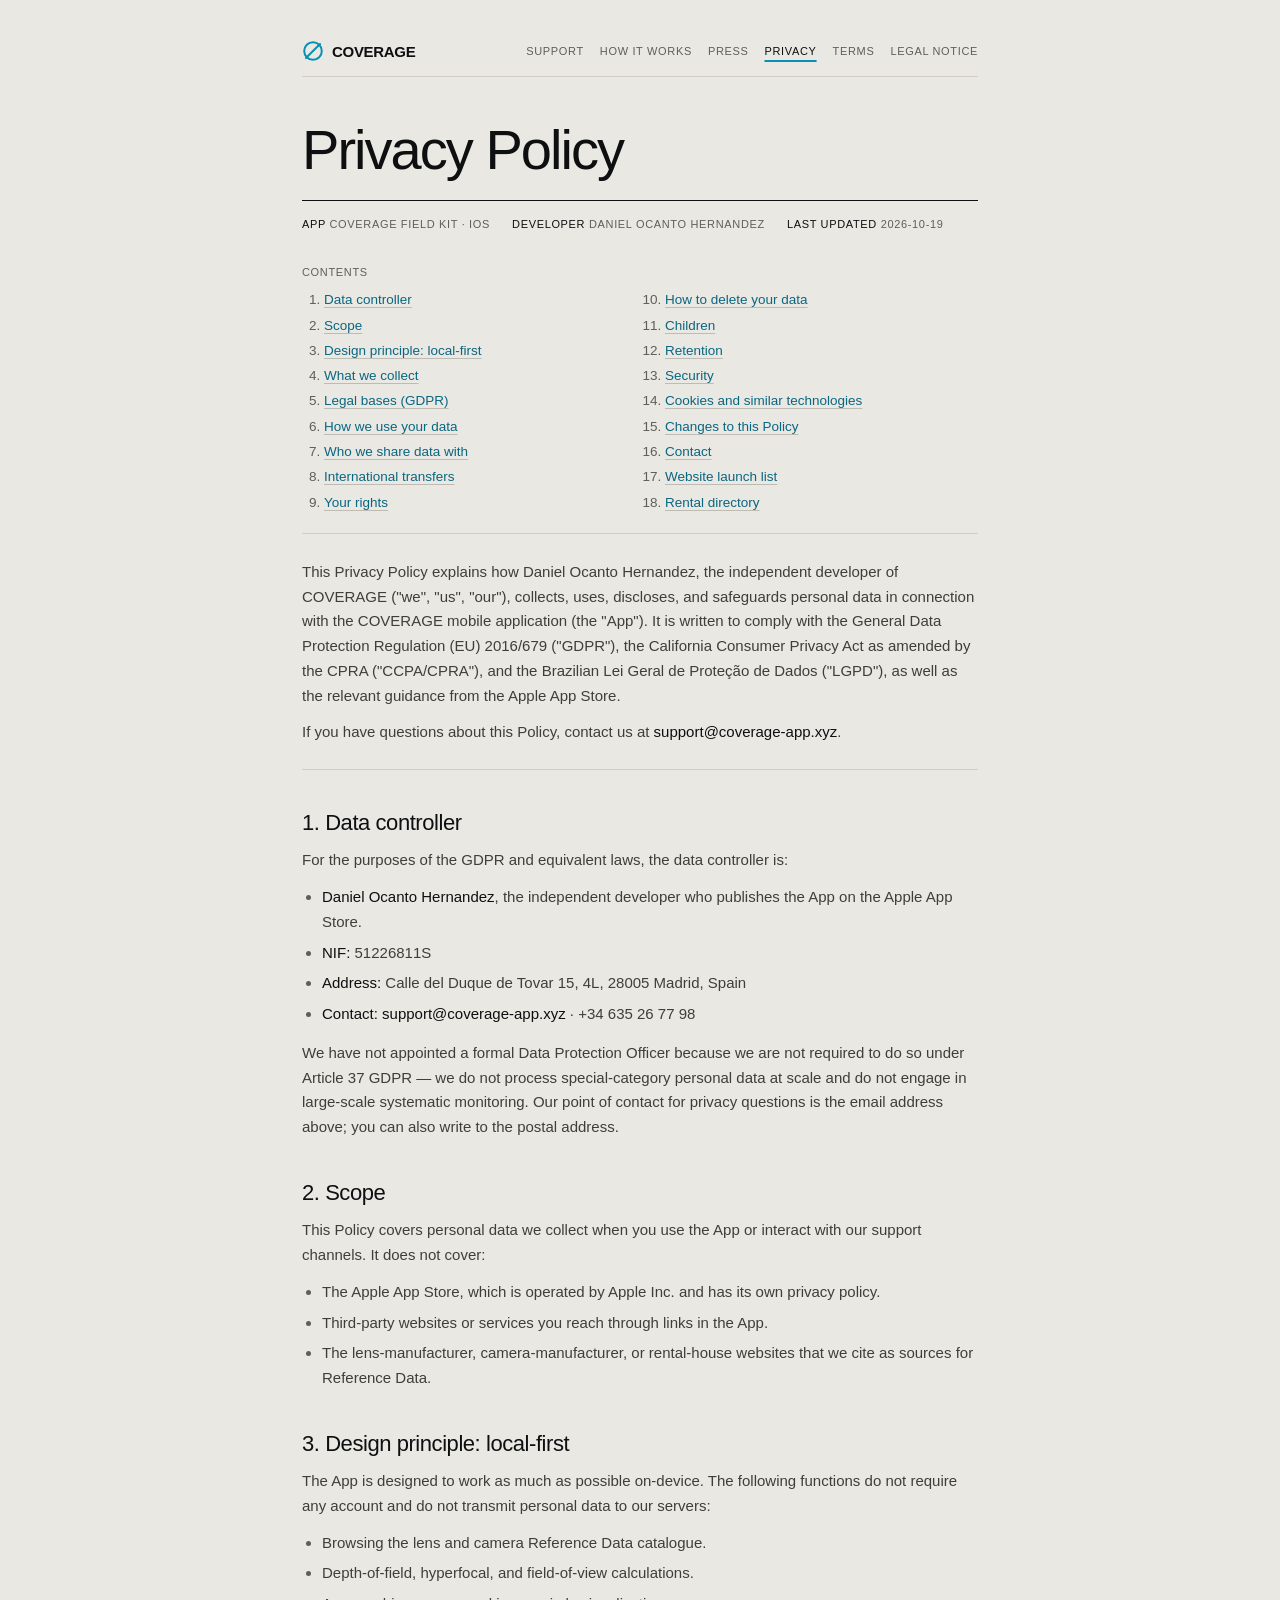
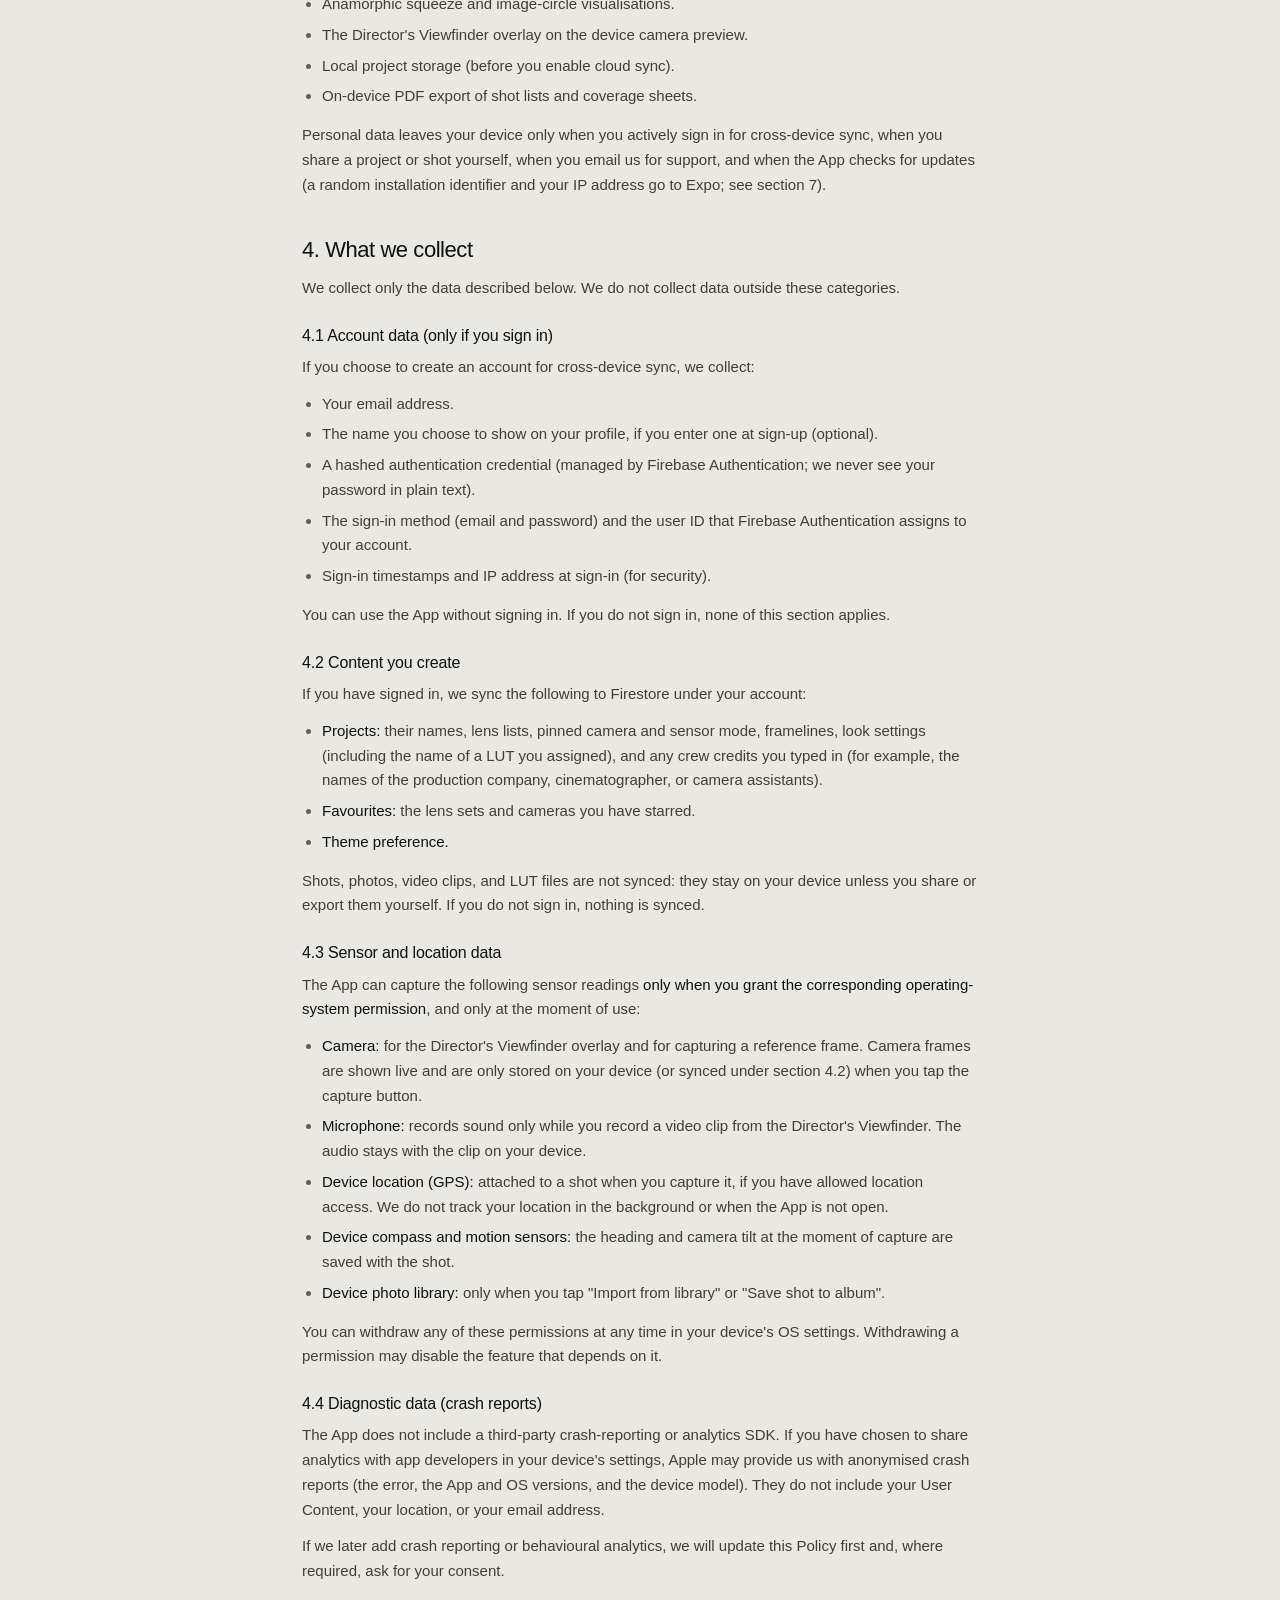
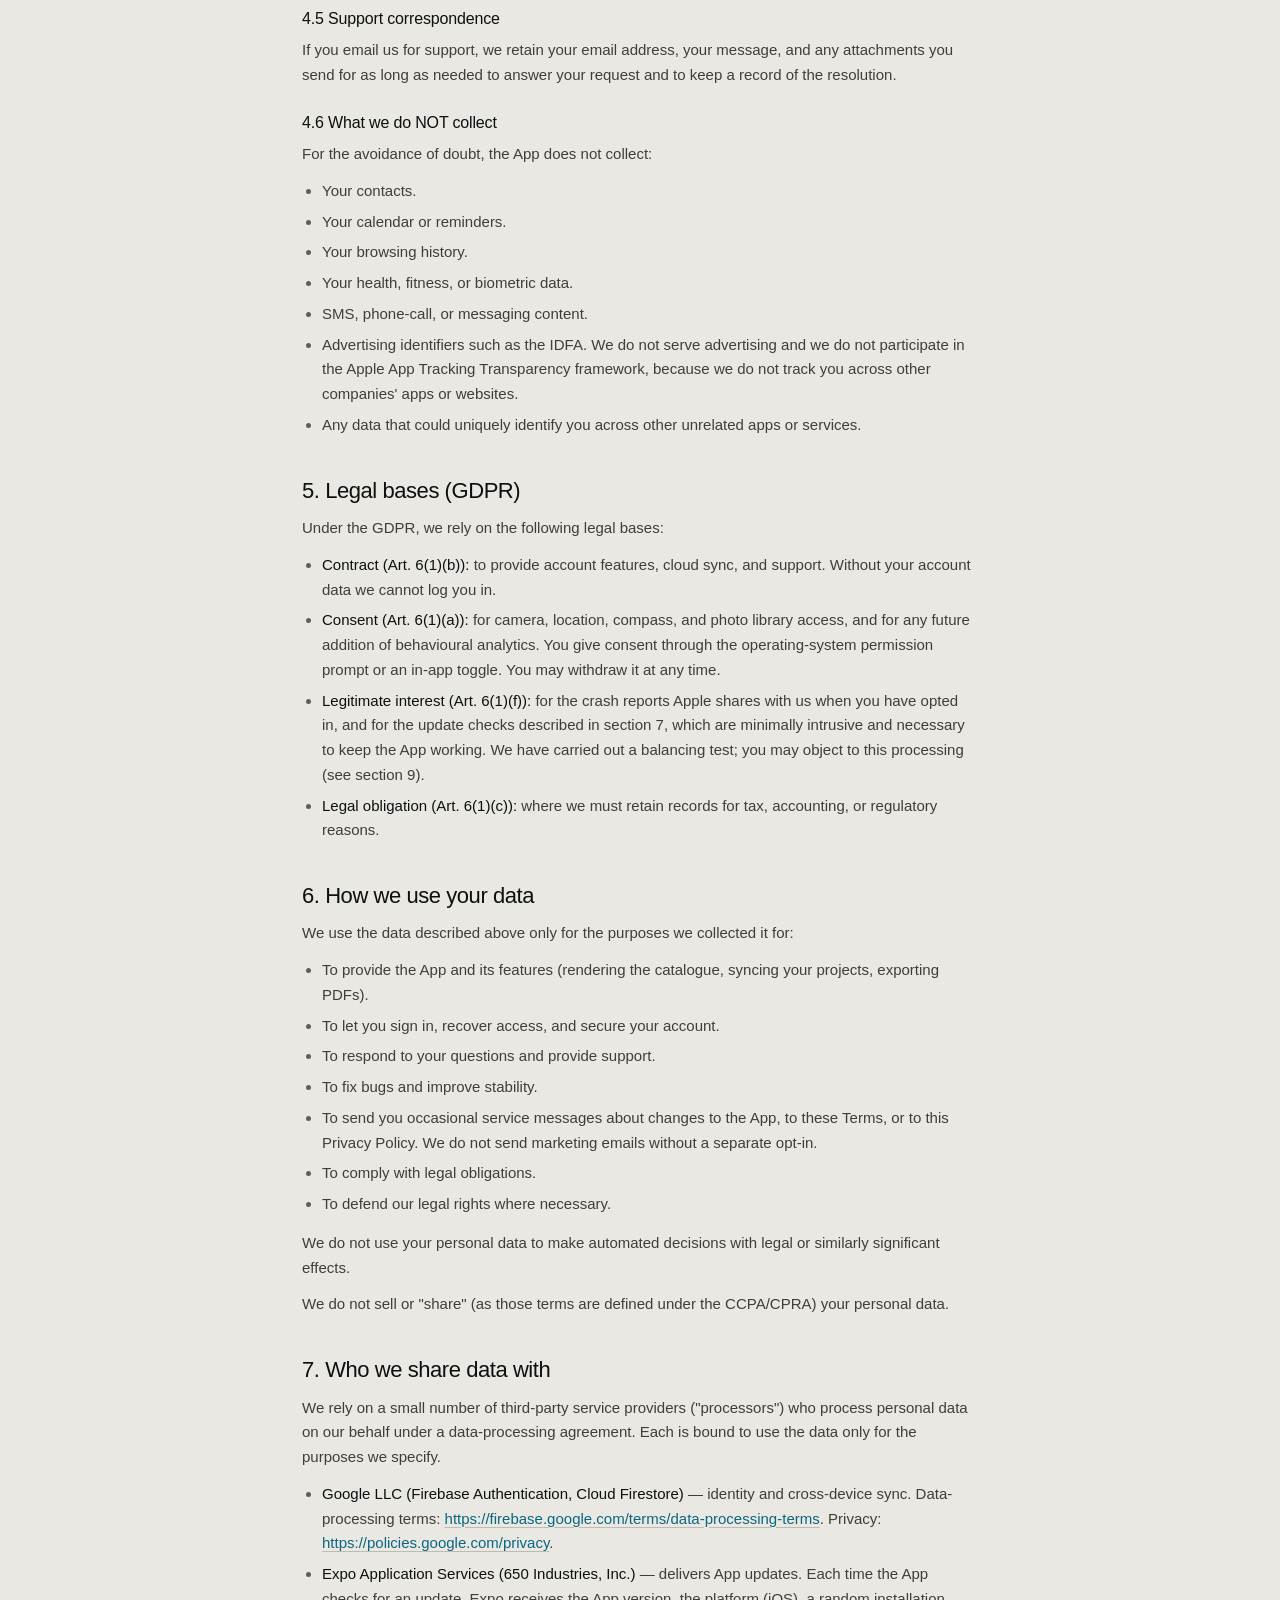
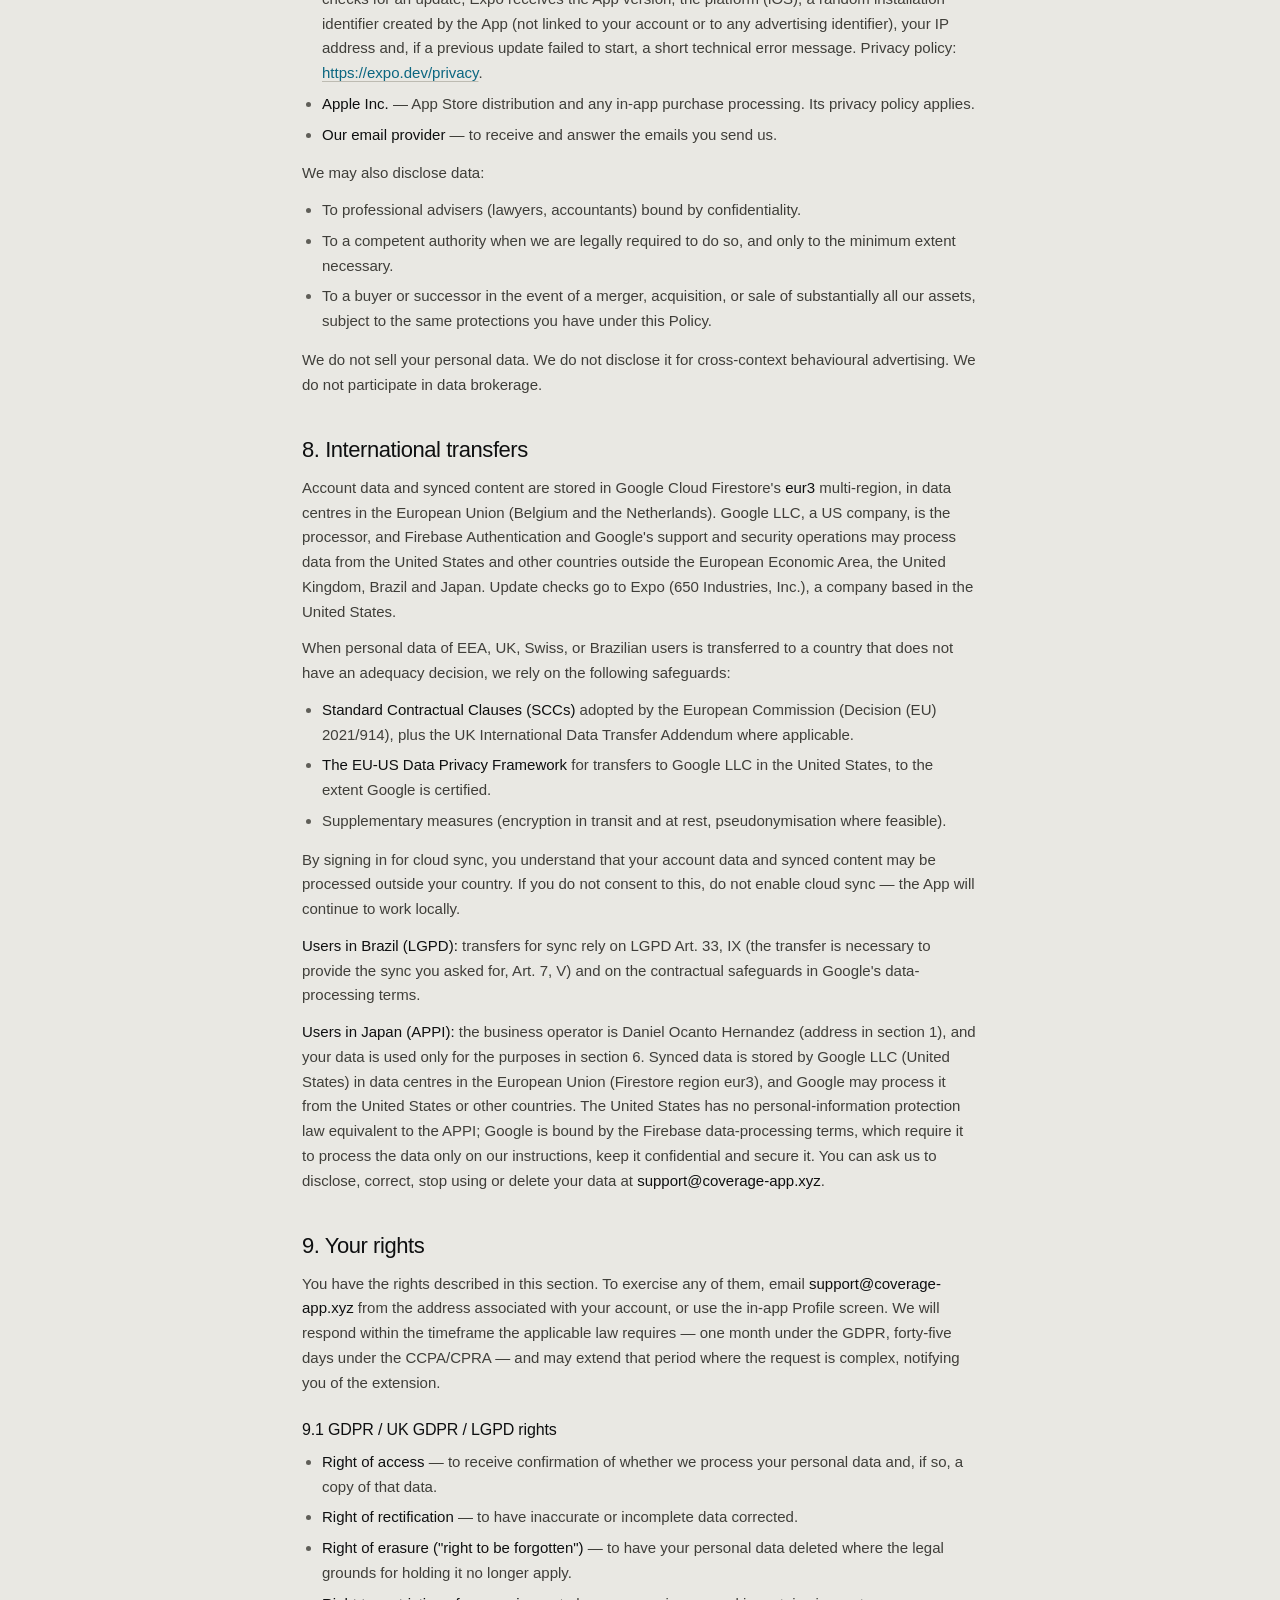
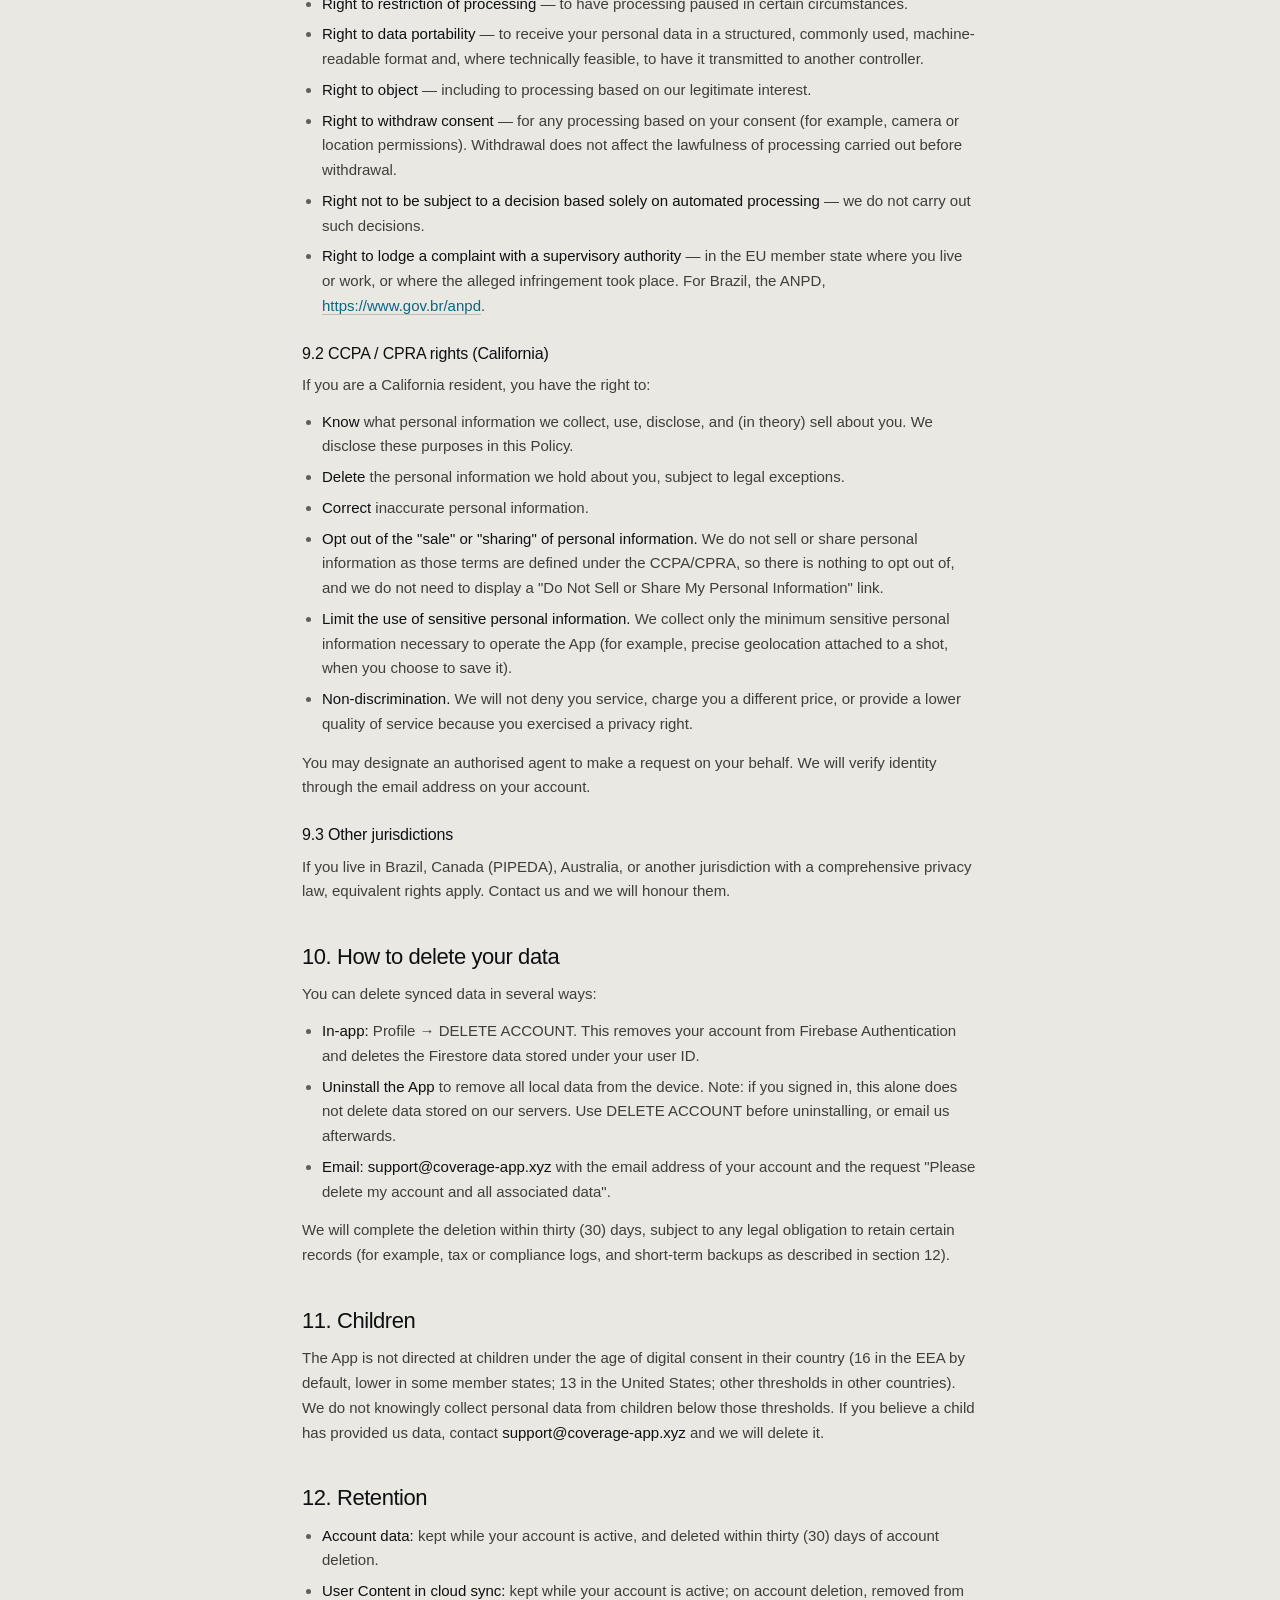
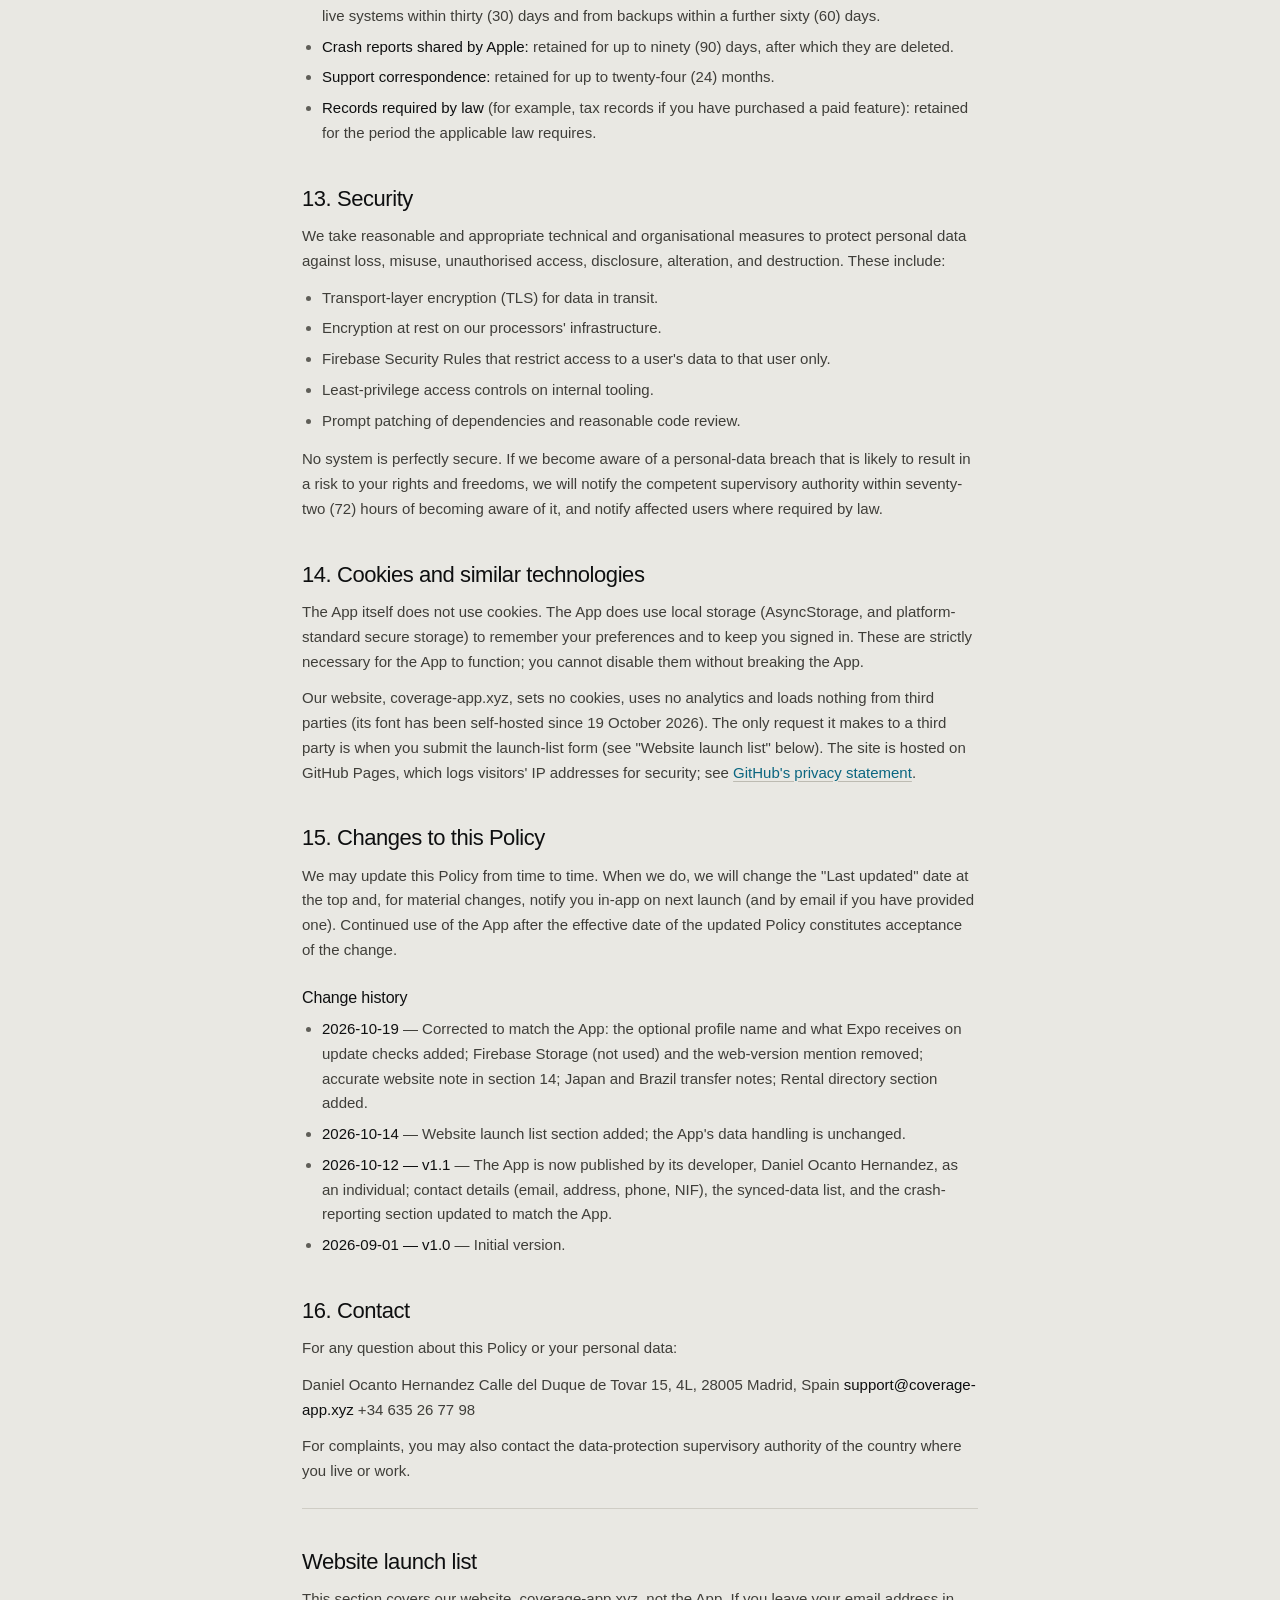
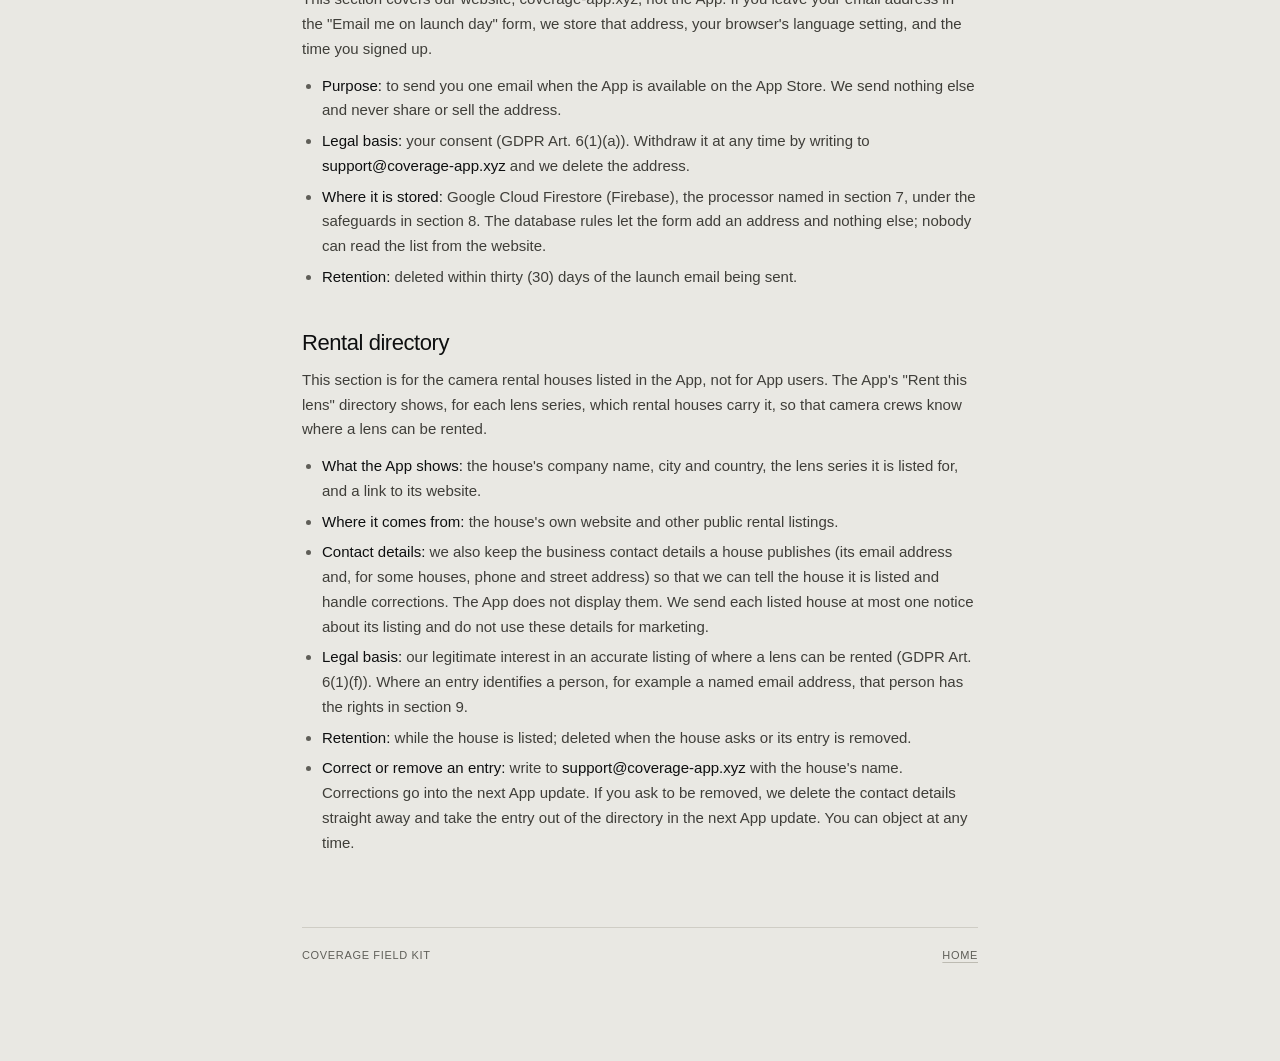
<file: privacy/index.html>
<!doctype html>
<html lang="en">
<head>
<meta charset="utf-8">
<meta name="viewport" content="width=device-width,initial-scale=1,viewport-fit=cover">
<title>Privacy Policy · Coverage Field Kit</title>
<meta name="description" content="How Coverage Field Kit handles your data: local-first, no ads, no tracking, optional sync.">
<link rel="canonical" href="https://coverage-app.xyz/privacy/">
<link rel="icon" href="/favicon.svg" type="image/svg+xml">
<link rel="apple-touch-icon" href="/apple-touch-icon.png">
<meta name="theme-color" content="#0b0d10">
<meta property="og:type" content="website">
<meta property="og:site_name" content="Coverage Field Kit">
<meta property="og:title" content="Privacy Policy · Coverage Field Kit">
<meta property="og:description" content="How Coverage Field Kit handles your data: local-first, no ads, no tracking, optional sync.">
<meta property="og:url" content="https://coverage-app.xyz/privacy/">
<meta property="og:image" content="https://coverage-app.xyz/og.png">
<meta name="twitter:card" content="summary_large_image">
<link rel="stylesheet" href="../fonts/source-serif-4.css">
<style>
  /* v2 paper pages: Helvetica Neue throughout (bold, tight headings; medium
     caps for labels), the emphasised word in Source Serif 4 bold italic.
     Layout unchanged from v1; the legal text is untouched. */
  :root { --paper:#e9e8e3; --card:#f2f1ed; --ink:#0e0f10; --ink-2:#3f3e39; --meta:#5f5e58; --rule:#cfcdc5; --rule-2:#bdbbb2; --accent:#0891b2; --accent-ink:#0b6680;
    --sans:"Helvetica Neue",Helvetica,-apple-system,BlinkMacSystemFont,"SF Pro Text",Arial,sans-serif; --accent-serif:"Source Serif 4",Georgia,"Times New Roman",serif; color-scheme: light; }
  @media (prefers-color-scheme: dark) { :root { --paper:#0b0d10; --card:#111418; --ink:#eeede8; --ink-2:#c4c3bd; --meta:#8a8983; --rule:#23272c; --rule-2:#363b42; --accent:#22d3ee; --accent-ink:#67e8f9; color-scheme: dark; } }
  * { box-sizing: border-box; }
  html { -webkit-text-size-adjust: 100%; scroll-behavior: smooth; }
  body { margin: 0; background: var(--paper); color: var(--ink); font-family: var(--sans); font-size: 15px; line-height: 1.65; -webkit-font-smoothing: antialiased; }
  ::selection { background: var(--ink); color: var(--paper); }
  a { color: var(--accent-ink); text-underline-offset: 3px; text-decoration-color: var(--rule-2); word-break: break-word; }
  .page { max-width: 720px; margin: 0 auto; padding-inline: 22px; padding-block: calc(40px + env(safe-area-inset-top, 0px)) calc(96px + env(safe-area-inset-bottom, 0px)); }
  .top { display: flex; justify-content: space-between; align-items: center; gap: 16px; flex-wrap: wrap; margin-bottom: 44px; padding-bottom: 14px; border-bottom: 1px solid var(--rule); }
  .mark { display: inline-flex; align-items: center; gap: 8px; font-weight: 700; letter-spacing: -0.02em; text-transform: uppercase; font-size: 15px; line-height: 1; color: var(--ink); text-decoration: none; }
  .top nav { display: flex; flex-wrap: wrap; gap: 8px 16px; font-weight: 500; font-size: 11px; letter-spacing: 0.06em; text-transform: uppercase; }
  .top nav a { color: var(--meta); text-decoration: none; }
  .top nav a[aria-current="page"], .top nav a:hover { color: var(--ink); }
  .top nav a[aria-current="page"] { text-decoration: underline; text-decoration-color: var(--accent); text-underline-offset: 5px; text-decoration-thickness: 2px; }
  h1 { font-family: var(--sans); font-weight: 400; font-size: clamp(36px, 6vw, 56px); line-height: 1.02; letter-spacing: -0.035em; margin: 0 0 22px; text-wrap: balance; }
  h1 em { font-family: var(--accent-serif); font-style: italic; font-optical-sizing: auto; letter-spacing: -0.01em; color: inherit; }
  .meta { display: flex; flex-wrap: wrap; gap: 8px 22px; font-weight: 500; font-size: 11px; letter-spacing: 0.06em; text-transform: uppercase; color: var(--meta); padding-top: 14px; border-top: 1px solid var(--ink); margin-bottom: 30px; font-variant-numeric: tabular-nums; }
  .meta strong { color: var(--ink); font-weight: 500; }
  .toc { border-bottom: 1px solid var(--rule); padding-bottom: 16px; margin-bottom: 26px; }
  .toc .eb, .card .eb { font-weight: 500; font-size: 11px; letter-spacing: 0.06em; text-transform: uppercase; color: var(--meta); margin-bottom: 8px; }
  .toc ol { margin: 0; padding-left: 22px; columns: 2; column-gap: 28px; font-size: 13.5px; font-variant-numeric: tabular-nums; }
  @media (max-width: 560px) { .toc ol { columns: 1; } }
  .toc li { break-inside: avoid; margin-bottom: 3px; color: var(--meta); }
  .doc h2 { font-family: var(--sans); font-weight: 500; font-size: 22px; line-height: 1.2; letter-spacing: -0.02em; margin: 40px 0 12px; scroll-margin-top: 16px; text-wrap: balance; }
  .doc h3 { font-weight: 500; font-size: 16px; letter-spacing: -0.01em; margin: 22px 0 6px; }
  .doc p, .doc li { color: var(--ink-2); }
  .doc p { margin: 0 0 12px; }
  .doc ul { padding-left: 20px; margin: 0 0 14px; }
  .doc li { margin-bottom: 6px; }
  .doc li::marker { color: var(--meta); }
  .doc strong { color: var(--ink); font-weight: 500; }
  .doc hr { border: 0; border-top: 1px solid var(--rule); margin: 24px 0; }
  .mail { font-weight: 500; color: var(--ink); user-select: all; }
  code { font-family: inherit; font-weight: 500; }
  .card { background: var(--card); border: 1px solid var(--rule); border-radius: 6px; padding: 20px 22px; margin-bottom: 16px; }
  .card p { margin: 0 0 8px; color: var(--ink-2); }
  .card p:last-child { margin-bottom: 0; }
  .big { font-weight: 400; font-size: 20px; letter-spacing: -0.02em; color: var(--ink); user-select: all; }
  footer { margin-top: 72px; padding-top: 18px; border-top: 1px solid var(--rule); font-weight: 500; font-size: 11px; letter-spacing: 0.06em; text-transform: uppercase; color: var(--meta); display: flex; justify-content: space-between; flex-wrap: wrap; gap: 12px; }
  footer a { color: var(--meta); }
</style>
</head>
<body>
<div class="page">
  <div class="top"><a class="mark" href="/"><svg width="22" height="22" viewBox="0 0 100 100" aria-hidden="true"><circle cx="50" cy="50" r="40" fill="none" stroke="var(--accent)" stroke-width="9"/><line x1="82" y1="18" x2="18" y2="82" stroke="var(--accent)" stroke-width="9" stroke-linecap="round"/></svg>Coverage</a><nav aria-label="Pages"><a href="/support/">Support</a><a href="/how-it-works/">How it works</a><a href="/press/">Press</a><a href="/privacy/" aria-current="page">Privacy</a><a href="/terms/">Terms</a><a href="/legal/">Legal notice</a></nav></div>
  <h1>Privacy Policy</h1>
  <div class="meta"><span><strong>App</strong> Coverage Field Kit · iOS</span><span><strong>Developer</strong> Daniel Ocanto Hernandez</span><span><strong>Last updated</strong> 2026-10-19</span></div>
  <nav class="toc" aria-label="Contents"><div class="eb">Contents</div><ol><li><a href="#p-1-data-controller">Data controller</a></li><li><a href="#p-2-scope">Scope</a></li><li><a href="#p-3-design-principle-local-first">Design principle: local-first</a></li><li><a href="#p-4-what-we-collect">What we collect</a></li><li><a href="#p-5-legal-bases-gdpr">Legal bases (GDPR)</a></li><li><a href="#p-6-how-we-use-your-data">How we use your data</a></li><li><a href="#p-7-who-we-share-data-with">Who we share data with</a></li><li><a href="#p-8-international-transfers">International transfers</a></li><li><a href="#p-9-your-rights">Your rights</a></li><li><a href="#p-10-how-to-delete-your-data">How to delete your data</a></li><li><a href="#p-11-children">Children</a></li><li><a href="#p-12-retention">Retention</a></li><li><a href="#p-13-security">Security</a></li><li><a href="#p-14-cookies-and-similar-technologies">Cookies and similar technologies</a></li><li><a href="#p-15-changes-to-this-policy">Changes to this Policy</a></li><li><a href="#p-16-contact">Contact</a></li><li><a href="#launch-list">Website launch list</a></li><li><a href="#rental-directory">Rental directory</a></li></ol></nav>
  <article class="doc">
<p>This Privacy Policy explains how Daniel Ocanto Hernandez, the independent developer of COVERAGE ("we", "us", "our"), collects, uses, discloses, and safeguards personal data in connection with the COVERAGE mobile application (the "App"). It is written to comply with the General Data Protection Regulation (EU) 2016/679 ("GDPR"), the California Consumer Privacy Act as amended by the CPRA ("CCPA/CPRA"), and the Brazilian Lei Geral de Proteção de Dados ("LGPD"), as well as the relevant guidance from the Apple App Store.</p>
<p>If you have questions about this Policy, contact us at <span class="mail">support@coverage-app.xyz</span>.</p>
<hr>
<h2 id="p-1-data-controller">1. Data controller</h2>
<p>For the purposes of the GDPR and equivalent laws, the data controller is:</p>
<ul><li><strong>Daniel Ocanto Hernandez</strong>, the independent developer who publishes the App on the Apple App Store.</li><li><strong>NIF:</strong> 51226811S</li><li><strong>Address:</strong> Calle del Duque de Tovar 15, 4L, 28005 Madrid, Spain</li><li><strong>Contact:</strong> <span class="mail">support@coverage-app.xyz</span> · +34 635 26 77 98</li></ul>
<p>We have not appointed a formal Data Protection Officer because we are not required to do so under Article 37 GDPR — we do not process special-category personal data at scale and do not engage in large-scale systematic monitoring. Our point of contact for privacy questions is the email address above; you can also write to the postal address.</p>
<h2 id="p-2-scope">2. Scope</h2>
<p>This Policy covers personal data we collect when you use the App or interact with our support channels. It does not cover:</p>
<ul><li>The Apple App Store, which is operated by Apple Inc. and has its own privacy policy.</li><li>Third-party websites or services you reach through links in the App.</li><li>The lens-manufacturer, camera-manufacturer, or rental-house websites that we cite as sources for Reference Data.</li></ul>
<h2 id="p-3-design-principle-local-first">3. Design principle: local-first</h2>
<p>The App is designed to work as much as possible on-device. The following functions do not require any account and do not transmit personal data to our servers:</p>
<ul><li>Browsing the lens and camera Reference Data catalogue.</li><li>Depth-of-field, hyperfocal, and field-of-view calculations.</li><li>Anamorphic squeeze and image-circle visualisations.</li><li>The Director's Viewfinder overlay on the device camera preview.</li><li>Local project storage (before you enable cloud sync).</li><li>On-device PDF export of shot lists and coverage sheets.</li></ul>
<p>Personal data leaves your device only when you actively sign in for cross-device sync, when you share a project or shot yourself, when you email us for support, and when the App checks for updates (a random installation identifier and your IP address go to Expo; see section 7).</p>
<h2 id="p-4-what-we-collect">4. What we collect</h2>
<p>We collect only the data described below. We do not collect data outside these categories.</p>
<h3>4.1 Account data (only if you sign in)</h3>
<p>If you choose to create an account for cross-device sync, we collect:</p>
<ul><li>Your email address.</li><li>The name you choose to show on your profile, if you enter one at sign-up (optional).</li><li>A hashed authentication credential (managed by Firebase Authentication; we never see your password in plain text).</li><li>The sign-in method (email and password) and the user ID that Firebase Authentication assigns to your account.</li><li>Sign-in timestamps and IP address at sign-in (for security).</li></ul>
<p>You can use the App without signing in. If you do not sign in, none of this section applies.</p>
<h3>4.2 Content you create</h3>
<p>If you have signed in, we sync the following to Firestore under your account:</p>
<ul><li><strong>Projects:</strong> their names, lens lists, pinned camera and sensor mode, framelines, look settings (including the name of a LUT you assigned), and any crew credits you typed in (for example, the names of the production company, cinematographer, or camera assistants).</li><li><strong>Favourites:</strong> the lens sets and cameras you have starred.</li><li><strong>Theme preference.</strong></li></ul>
<p>Shots, photos, video clips, and LUT files are not synced: they stay on your device unless you share or export them yourself. If you do not sign in, nothing is synced.</p>
<h3>4.3 Sensor and location data</h3>
<p>The App can capture the following sensor readings <strong>only when you grant the corresponding operating-system permission</strong>, and only at the moment of use:</p>
<ul><li><strong>Camera:</strong> for the Director's Viewfinder overlay and for capturing a reference frame. Camera frames are shown live and are only stored on your device (or synced under section 4.2) when you tap the capture button.</li><li><strong>Microphone:</strong> records sound only while you record a video clip from the Director's Viewfinder. The audio stays with the clip on your device.</li><li><strong>Device location (GPS):</strong> attached to a shot when you capture it, if you have allowed location access. We do not track your location in the background or when the App is not open.</li><li><strong>Device compass and motion sensors:</strong> the heading and camera tilt at the moment of capture are saved with the shot.</li><li><strong>Device photo library:</strong> only when you tap "Import from library" or "Save shot to album".</li></ul>
<p>You can withdraw any of these permissions at any time in your device's OS settings. Withdrawing a permission may disable the feature that depends on it.</p>
<h3>4.4 Diagnostic data (crash reports)</h3>
<p>The App does not include a third-party crash-reporting or analytics SDK. If you have chosen to share analytics with app developers in your device's settings, Apple may provide us with anonymised crash reports (the error, the App and OS versions, and the device model). They do not include your User Content, your location, or your email address.</p>
<p>If we later add crash reporting or behavioural analytics, we will update this Policy first and, where required, ask for your consent.</p>
<h3>4.5 Support correspondence</h3>
<p>If you email us for support, we retain your email address, your message, and any attachments you send for as long as needed to answer your request and to keep a record of the resolution.</p>
<h3>4.6 What we do NOT collect</h3>
<p>For the avoidance of doubt, the App does not collect:</p>
<ul><li>Your contacts.</li><li>Your calendar or reminders.</li><li>Your browsing history.</li><li>Your health, fitness, or biometric data.</li><li>SMS, phone-call, or messaging content.</li><li>Advertising identifiers such as the IDFA. We do not serve advertising and we do not participate in the Apple App Tracking Transparency framework, because we do not track you across other companies' apps or websites.</li><li>Any data that could uniquely identify you across other unrelated apps or services.</li></ul>
<h2 id="p-5-legal-bases-gdpr">5. Legal bases (GDPR)</h2>
<p>Under the GDPR, we rely on the following legal bases:</p>
<ul><li><strong>Contract (Art. 6(1)(b)):</strong> to provide account features, cloud sync, and support. Without your account data we cannot log you in.</li><li><strong>Consent (Art. 6(1)(a)):</strong> for camera, location, compass, and photo library access, and for any future addition of behavioural analytics. You give consent through the operating-system permission prompt or an in-app toggle. You may withdraw it at any time.</li><li><strong>Legitimate interest (Art. 6(1)(f)):</strong> for the crash reports Apple shares with us when you have opted in, and for the update checks described in section 7, which are minimally intrusive and necessary to keep the App working. We have carried out a balancing test; you may object to this processing (see section 9).</li><li><strong>Legal obligation (Art. 6(1)(c)):</strong> where we must retain records for tax, accounting, or regulatory reasons.</li></ul>
<h2 id="p-6-how-we-use-your-data">6. How we use your data</h2>
<p>We use the data described above only for the purposes we collected it for:</p>
<ul><li>To provide the App and its features (rendering the catalogue, syncing your projects, exporting PDFs).</li><li>To let you sign in, recover access, and secure your account.</li><li>To respond to your questions and provide support.</li><li>To fix bugs and improve stability.</li><li>To send you occasional service messages about changes to the App, to these Terms, or to this Privacy Policy. We do not send marketing emails without a separate opt-in.</li><li>To comply with legal obligations.</li><li>To defend our legal rights where necessary.</li></ul>
<p>We do not use your personal data to make automated decisions with legal or similarly significant effects.</p>
<p>We do not sell or "share" (as those terms are defined under the CCPA/CPRA) your personal data.</p>
<h2 id="p-7-who-we-share-data-with">7. Who we share data with</h2>
<p>We rely on a small number of third-party service providers ("processors") who process personal data on our behalf under a data-processing agreement. Each is bound to use the data only for the purposes we specify.</p>
<ul><li><strong>Google LLC (Firebase Authentication, Cloud Firestore)</strong> — identity and cross-device sync. Data-processing terms: <a href="https://firebase.google.com/terms/data-processing-terms" rel="noopener" target="_blank">https://firebase.google.com/terms/data-processing-terms</a>. Privacy: <a href="https://policies.google.com/privacy" rel="noopener" target="_blank">https://policies.google.com/privacy</a>.</li><li><strong>Expo Application Services (650 Industries, Inc.)</strong> — delivers App updates. Each time the App checks for an update, Expo receives the App version, the platform (iOS), a random installation identifier created by the App (not linked to your account or to any advertising identifier), your IP address and, if a previous update failed to start, a short technical error message. Privacy policy: <a href="https://expo.dev/privacy" rel="noopener" target="_blank">https://expo.dev/privacy</a>.</li><li><strong>Apple Inc.</strong> — App Store distribution and any in-app purchase processing. Its privacy policy applies.</li><li><strong>Our email provider</strong> — to receive and answer the emails you send us.</li></ul>
<p>We may also disclose data:</p>
<ul><li>To professional advisers (lawyers, accountants) bound by confidentiality.</li><li>To a competent authority when we are legally required to do so, and only to the minimum extent necessary.</li><li>To a buyer or successor in the event of a merger, acquisition, or sale of substantially all our assets, subject to the same protections you have under this Policy.</li></ul>
<p>We do not sell your personal data. We do not disclose it for cross-context behavioural advertising. We do not participate in data brokerage.</p>
<h2 id="p-8-international-transfers">8. International transfers</h2>
<p>Account data and synced content are stored in Google Cloud Firestore's <strong>eur3</strong> multi-region, in data centres in the European Union (Belgium and the Netherlands). Google LLC, a US company, is the processor, and Firebase Authentication and Google's support and security operations may process data from the United States and other countries outside the European Economic Area, the United Kingdom, Brazil and Japan. Update checks go to Expo (650 Industries, Inc.), a company based in the United States.</p>
<p>When personal data of EEA, UK, Swiss, or Brazilian users is transferred to a country that does not have an adequacy decision, we rely on the following safeguards:</p>
<ul><li><strong>Standard Contractual Clauses (SCCs)</strong> adopted by the European Commission (Decision (EU) 2021/914), plus the UK International Data Transfer Addendum where applicable.</li><li><strong>The EU-US Data Privacy Framework</strong> for transfers to Google LLC in the United States, to the extent Google is certified.</li><li>Supplementary measures (encryption in transit and at rest, pseudonymisation where feasible).</li></ul>
<p>By signing in for cloud sync, you understand that your account data and synced content may be processed outside your country. If you do not consent to this, do not enable cloud sync — the App will continue to work locally.</p>
<p><strong>Users in Brazil (LGPD):</strong> transfers for sync rely on LGPD Art. 33, IX (the transfer is necessary to provide the sync you asked for, Art. 7, V) and on the contractual safeguards in Google's data-processing terms.</p>
<p><strong>Users in Japan (APPI):</strong> the business operator is Daniel Ocanto Hernandez (address in section 1), and your data is used only for the purposes in section 6. Synced data is stored by Google LLC (United States) in data centres in the European Union (Firestore region eur3), and Google may process it from the United States or other countries. The United States has no personal-information protection law equivalent to the APPI; Google is bound by the Firebase data-processing terms, which require it to process the data only on our instructions, keep it confidential and secure it. You can ask us to disclose, correct, stop using or delete your data at <span class="mail">support@coverage-app.xyz</span>.</p>
<h2 id="p-9-your-rights">9. Your rights</h2>
<p>You have the rights described in this section. To exercise any of them, email <span class="mail">support@coverage-app.xyz</span> from the address associated with your account, or use the in-app Profile screen. We will respond within the timeframe the applicable law requires — one month under the GDPR, forty-five days under the CCPA/CPRA — and may extend that period where the request is complex, notifying you of the extension.</p>
<h3>9.1 GDPR / UK GDPR / LGPD rights</h3>
<ul><li><strong>Right of access</strong> — to receive confirmation of whether we process your personal data and, if so, a copy of that data.</li><li><strong>Right of rectification</strong> — to have inaccurate or incomplete data corrected.</li><li><strong>Right of erasure ("right to be forgotten")</strong> — to have your personal data deleted where the legal grounds for holding it no longer apply.</li><li><strong>Right to restriction of processing</strong> — to have processing paused in certain circumstances.</li><li><strong>Right to data portability</strong> — to receive your personal data in a structured, commonly used, machine-readable format and, where technically feasible, to have it transmitted to another controller.</li><li><strong>Right to object</strong> — including to processing based on our legitimate interest.</li><li><strong>Right to withdraw consent</strong> — for any processing based on your consent (for example, camera or location permissions). Withdrawal does not affect the lawfulness of processing carried out before withdrawal.</li><li><strong>Right not to be subject to a decision based solely on automated processing</strong> — we do not carry out such decisions.</li><li><strong>Right to lodge a complaint with a supervisory authority</strong> — in the EU member state where you live or work, or where the alleged infringement took place. For Brazil, the ANPD, <a href="https://www.gov.br/anpd" rel="noopener" target="_blank">https://www.gov.br/anpd</a>.</li></ul>
<h3>9.2 CCPA / CPRA rights (California)</h3>
<p>If you are a California resident, you have the right to:</p>
<ul><li><strong>Know</strong> what personal information we collect, use, disclose, and (in theory) sell about you. We disclose these purposes in this Policy.</li><li><strong>Delete</strong> the personal information we hold about you, subject to legal exceptions.</li><li><strong>Correct</strong> inaccurate personal information.</li><li><strong>Opt out of the "sale" or "sharing" of personal information.</strong> We do not sell or share personal information as those terms are defined under the CCPA/CPRA, so there is nothing to opt out of, and we do not need to display a "Do Not Sell or Share My Personal Information" link.</li><li><strong>Limit the use of sensitive personal information.</strong> We collect only the minimum sensitive personal information necessary to operate the App (for example, precise geolocation attached to a shot, when you choose to save it).</li><li><strong>Non-discrimination.</strong> We will not deny you service, charge you a different price, or provide a lower quality of service because you exercised a privacy right.</li></ul>
<p>You may designate an authorised agent to make a request on your behalf. We will verify identity through the email address on your account.</p>
<h3>9.3 Other jurisdictions</h3>
<p>If you live in Brazil, Canada (PIPEDA), Australia, or another jurisdiction with a comprehensive privacy law, equivalent rights apply. Contact us and we will honour them.</p>
<h2 id="p-10-how-to-delete-your-data">10. How to delete your data</h2>
<p>You can delete synced data in several ways:</p>
<ul><li><strong>In-app:</strong> Profile → DELETE ACCOUNT. This removes your account from Firebase Authentication and deletes the Firestore data stored under your user ID.</li><li><strong>Uninstall the App</strong> to remove all local data from the device. Note: if you signed in, this alone does not delete data stored on our servers. Use DELETE ACCOUNT before uninstalling, or email us afterwards.</li><li><strong>Email:</strong> <span class="mail">support@coverage-app.xyz</span> with the email address of your account and the request "Please delete my account and all associated data".</li></ul>
<p>We will complete the deletion within thirty (30) days, subject to any legal obligation to retain certain records (for example, tax or compliance logs, and short-term backups as described in section 12).</p>
<h2 id="p-11-children">11. Children</h2>
<p>The App is not directed at children under the age of digital consent in their country (16 in the EEA by default, lower in some member states; 13 in the United States; other thresholds in other countries). We do not knowingly collect personal data from children below those thresholds. If you believe a child has provided us data, contact <span class="mail">support@coverage-app.xyz</span> and we will delete it.</p>
<h2 id="p-12-retention">12. Retention</h2>
<ul><li><strong>Account data:</strong> kept while your account is active, and deleted within thirty (30) days of account deletion.</li><li><strong>User Content in cloud sync:</strong> kept while your account is active; on account deletion, removed from live systems within thirty (30) days and from backups within a further sixty (60) days.</li><li><strong>Crash reports shared by Apple:</strong> retained for up to ninety (90) days, after which they are deleted.</li><li><strong>Support correspondence:</strong> retained for up to twenty-four (24) months.</li><li><strong>Records required by law</strong> (for example, tax records if you have purchased a paid feature): retained for the period the applicable law requires.</li></ul>
<h2 id="p-13-security">13. Security</h2>
<p>We take reasonable and appropriate technical and organisational measures to protect personal data against loss, misuse, unauthorised access, disclosure, alteration, and destruction. These include:</p>
<ul><li>Transport-layer encryption (TLS) for data in transit.</li><li>Encryption at rest on our processors' infrastructure.</li><li>Firebase Security Rules that restrict access to a user's data to that user only.</li><li>Least-privilege access controls on internal tooling.</li><li>Prompt patching of dependencies and reasonable code review.</li></ul>
<p>No system is perfectly secure. If we become aware of a personal-data breach that is likely to result in a risk to your rights and freedoms, we will notify the competent supervisory authority within seventy-two (72) hours of becoming aware of it, and notify affected users where required by law.</p>
<h2 id="p-14-cookies-and-similar-technologies">14. Cookies and similar technologies</h2>
<p>The App itself does not use cookies. The App does use local storage (AsyncStorage, and platform-standard secure storage) to remember your preferences and to keep you signed in. These are strictly necessary for the App to function; you cannot disable them without breaking the App.</p>
<p>Our website, coverage-app.xyz, sets no cookies, uses no analytics and loads nothing from third parties (its font has been self-hosted since 19 October 2026). The only request it makes to a third party is when you submit the launch-list form (see "Website launch list" below). The site is hosted on GitHub Pages, which logs visitors' IP addresses for security; see <a href="https://docs.github.com/en/site-policy/privacy-policies/github-general-privacy-statement" rel="noopener" target="_blank">GitHub's privacy statement</a>.</p>
<h2 id="p-15-changes-to-this-policy">15. Changes to this Policy</h2>
<p>We may update this Policy from time to time. When we do, we will change the "Last updated" date at the top and, for material changes, notify you in-app on next launch (and by email if you have provided one). Continued use of the App after the effective date of the updated Policy constitutes acceptance of the change.</p>
<h3>Change history</h3>
<ul><li><strong>2026-10-19</strong> — Corrected to match the App: the optional profile name and what Expo receives on update checks added; Firebase Storage (not used) and the web-version mention removed; accurate website note in section 14; Japan and Brazil transfer notes; Rental directory section added.</li><li><strong>2026-10-14</strong> — Website launch list section added; the App's data handling is unchanged.</li><li><strong>2026-10-12 — v1.1</strong> — The App is now published by its developer, Daniel Ocanto Hernandez, as an individual; contact details (email, address, phone, NIF), the synced-data list, and the crash-reporting section updated to match the App.</li><li><strong>2026-09-01 — v1.0</strong> — Initial version.</li></ul>
<h2 id="p-16-contact">16. Contact</h2>
<p>For any question about this Policy or your personal data:</p>
<p>Daniel Ocanto Hernandez Calle del Duque de Tovar 15, 4L, 28005 Madrid, Spain <span class="mail">support@coverage-app.xyz</span> +34 635 26 77 98</p>
<p>For complaints, you may also contact the data-protection supervisory authority of the country where you live or work.</p>
<hr>
<h2 id="launch-list">Website launch list</h2>
<p>This section covers our website, coverage-app.xyz, not the App. If you leave your email address in the "Email me on launch day" form, we store that address, your browser's language setting, and the time you signed up.</p>
<ul><li><strong>Purpose:</strong> to send you one email when the App is available on the App Store. We send nothing else and never share or sell the address.</li><li><strong>Legal basis:</strong> your consent (GDPR Art. 6(1)(a)). Withdraw it at any time by writing to <span class="mail">support@coverage-app.xyz</span> and we delete the address.</li><li><strong>Where it is stored:</strong> Google Cloud Firestore (Firebase), the processor named in section 7, under the safeguards in section 8. The database rules let the form add an address and nothing else; nobody can read the list from the website.</li><li><strong>Retention:</strong> deleted within thirty (30) days of the launch email being sent.</li></ul>
<h2 id="rental-directory">Rental directory</h2>
<p>This section is for the camera rental houses listed in the App, not for App users. The App's "Rent this lens" directory shows, for each lens series, which rental houses carry it, so that camera crews know where a lens can be rented.</p>
<ul><li><strong>What the App shows:</strong> the house's company name, city and country, the lens series it is listed for, and a link to its website.</li><li><strong>Where it comes from:</strong> the house's own website and other public rental listings.</li><li><strong>Contact details:</strong> we also keep the business contact details a house publishes (its email address and, for some houses, phone and street address) so that we can tell the house it is listed and handle corrections. The App does not display them. We send each listed house at most one notice about its listing and do not use these details for marketing.</li><li><strong>Legal basis:</strong> our legitimate interest in an accurate listing of where a lens can be rented (GDPR Art. 6(1)(f)). Where an entry identifies a person, for example a named email address, that person has the rights in section 9.</li><li><strong>Retention:</strong> while the house is listed; deleted when the house asks or its entry is removed.</li><li><strong>Correct or remove an entry:</strong> write to <span class="mail">support@coverage-app.xyz</span> with the house's name. Corrections go into the next App update. If you ask to be removed, we delete the contact details straight away and take the entry out of the directory in the next App update. You can object at any time.</li></ul>
  </article>
  <footer><span>Coverage Field Kit</span><span><a href="/">Home</a></span></footer>
</div>
</body>
</html>
</file>
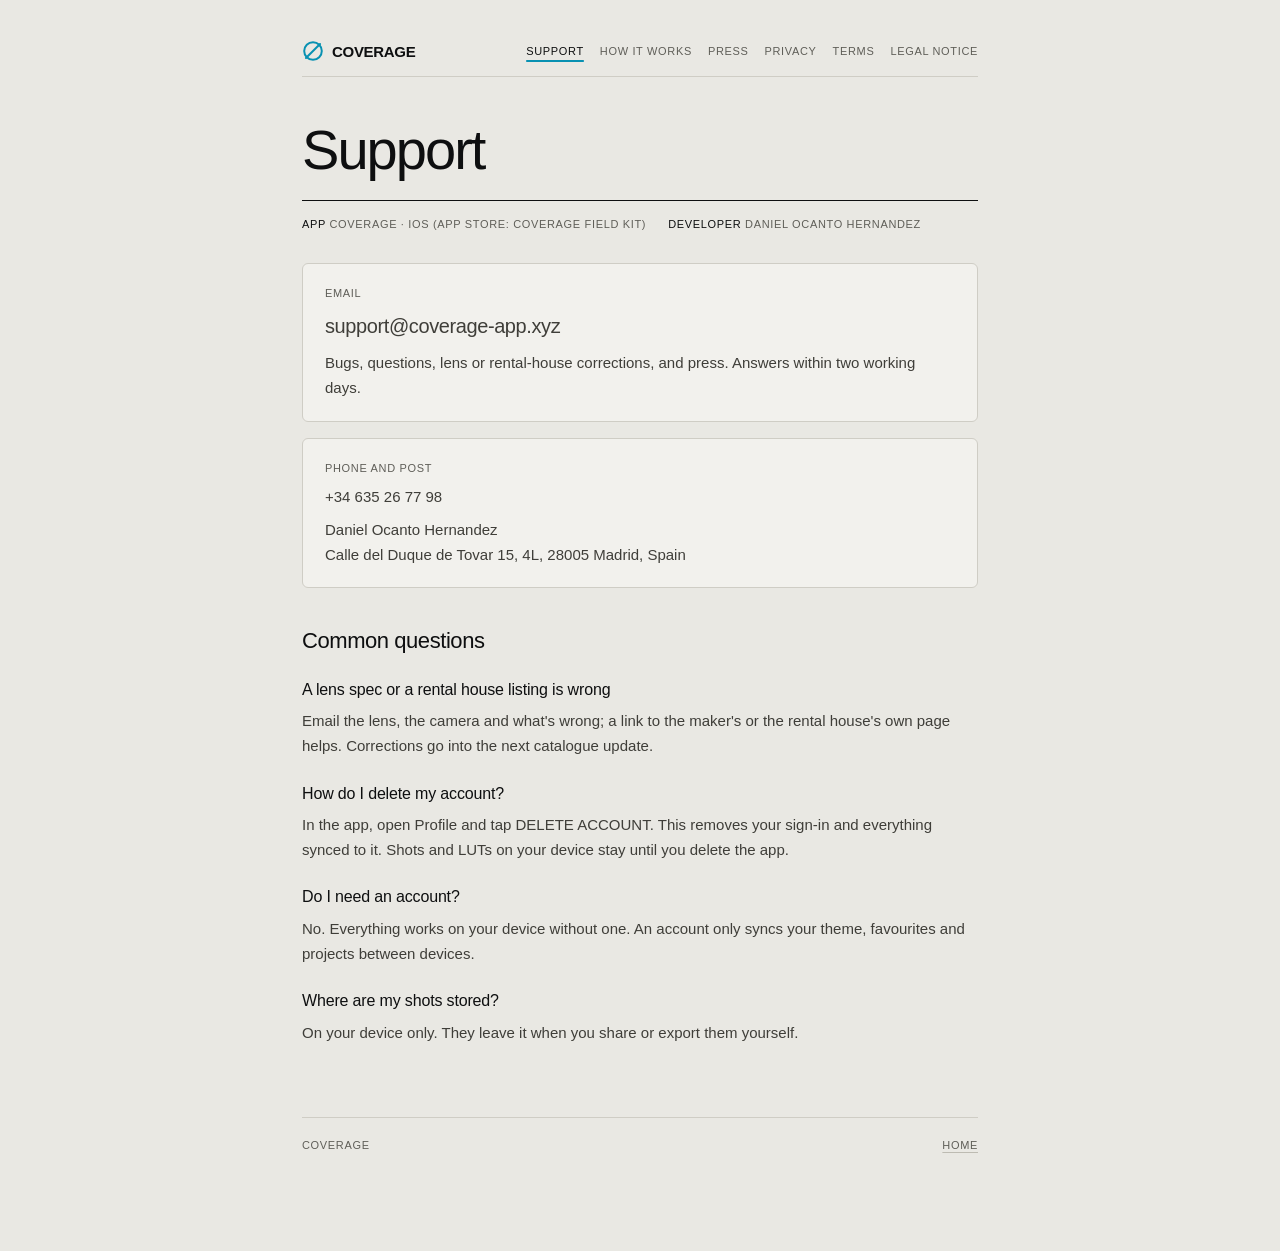
<file: support/index.html>
<!doctype html>
<html lang="en">
<head>
<meta charset="utf-8">
<meta name="viewport" content="width=device-width,initial-scale=1,viewport-fit=cover">
<title>Support · Coverage</title>
<meta name="description" content="Get help with Coverage.">
<link rel="canonical" href="https://coverage-app.xyz/support/">
<link rel="icon" href="/favicon.svg" type="image/svg+xml">
<link rel="apple-touch-icon" href="/apple-touch-icon.png">
<meta name="theme-color" content="#0b0d10">
<meta property="og:type" content="website">
<meta property="og:site_name" content="Coverage">
<meta property="og:title" content="Support · Coverage">
<meta property="og:description" content="Get help with Coverage.">
<meta property="og:url" content="https://coverage-app.xyz/support/">
<meta property="og:image" content="https://coverage-app.xyz/og.png">
<meta name="twitter:card" content="summary_large_image">
<link rel="stylesheet" href="../fonts/source-serif-4.css">
<style>
  /* v2 paper pages: Helvetica Neue throughout (bold, tight headings; medium
     caps for labels), the emphasised word in Source Serif 4 bold italic.
     Layout unchanged from v1; the legal text is untouched. */
  :root { --paper:#e9e8e3; --card:#f2f1ed; --ink:#0e0f10; --ink-2:#3f3e39; --meta:#5f5e58; --rule:#cfcdc5; --rule-2:#bdbbb2; --accent:#0891b2; --accent-ink:#0b6680;
    --sans:"Helvetica Neue",Helvetica,-apple-system,BlinkMacSystemFont,"SF Pro Text",Arial,sans-serif; --accent-serif:"Source Serif 4",Georgia,"Times New Roman",serif; color-scheme: light; }
  @media (prefers-color-scheme: dark) { :root { --paper:#0b0d10; --card:#111418; --ink:#eeede8; --ink-2:#c4c3bd; --meta:#8a8983; --rule:#23272c; --rule-2:#363b42; --accent:#22d3ee; --accent-ink:#67e8f9; color-scheme: dark; } }
  * { box-sizing: border-box; }
  html { -webkit-text-size-adjust: 100%; scroll-behavior: smooth; }
  body { margin: 0; background: var(--paper); color: var(--ink); font-family: var(--sans); font-size: 15px; line-height: 1.65; -webkit-font-smoothing: antialiased; }
  ::selection { background: var(--ink); color: var(--paper); }
  a { color: var(--accent-ink); text-underline-offset: 3px; text-decoration-color: var(--rule-2); word-break: break-word; }
  .page { max-width: 720px; margin: 0 auto; padding-inline: 22px; padding-block: calc(40px + env(safe-area-inset-top, 0px)) calc(96px + env(safe-area-inset-bottom, 0px)); }
  .top { display: flex; justify-content: space-between; align-items: center; gap: 16px; flex-wrap: wrap; margin-bottom: 44px; padding-bottom: 14px; border-bottom: 1px solid var(--rule); }
  .mark { display: inline-flex; align-items: center; gap: 8px; font-weight: 700; letter-spacing: -0.02em; text-transform: uppercase; font-size: 15px; line-height: 1; color: var(--ink); text-decoration: none; }
  .top nav { display: flex; flex-wrap: wrap; gap: 8px 16px; font-weight: 500; font-size: 11px; letter-spacing: 0.06em; text-transform: uppercase; }
  .top nav a { color: var(--meta); text-decoration: none; }
  .top nav a[aria-current="page"], .top nav a:hover { color: var(--ink); }
  .top nav a[aria-current="page"] { text-decoration: underline; text-decoration-color: var(--accent); text-underline-offset: 5px; text-decoration-thickness: 2px; }
  h1 { font-family: var(--sans); font-weight: 400; font-size: clamp(36px, 6vw, 56px); line-height: 1.02; letter-spacing: -0.035em; margin: 0 0 22px; text-wrap: balance; }
  h1 em { font-family: var(--accent-serif); font-style: italic; font-optical-sizing: auto; letter-spacing: -0.01em; color: inherit; }
  .meta { display: flex; flex-wrap: wrap; gap: 8px 22px; font-weight: 500; font-size: 11px; letter-spacing: 0.06em; text-transform: uppercase; color: var(--meta); padding-top: 14px; border-top: 1px solid var(--ink); margin-bottom: 30px; font-variant-numeric: tabular-nums; }
  .meta strong { color: var(--ink); font-weight: 500; }
  .toc { border-bottom: 1px solid var(--rule); padding-bottom: 16px; margin-bottom: 26px; }
  .toc .eb, .card .eb { font-weight: 500; font-size: 11px; letter-spacing: 0.06em; text-transform: uppercase; color: var(--meta); margin-bottom: 8px; }
  .toc ol { margin: 0; padding-left: 22px; columns: 2; column-gap: 28px; font-size: 13.5px; font-variant-numeric: tabular-nums; }
  @media (max-width: 560px) { .toc ol { columns: 1; } }
  .toc li { break-inside: avoid; margin-bottom: 3px; color: var(--meta); }
  .doc h2 { font-family: var(--sans); font-weight: 500; font-size: 22px; line-height: 1.2; letter-spacing: -0.02em; margin: 40px 0 12px; scroll-margin-top: 16px; text-wrap: balance; }
  .doc h3 { font-weight: 500; font-size: 16px; letter-spacing: -0.01em; margin: 22px 0 6px; }
  .doc p, .doc li { color: var(--ink-2); }
  .doc p { margin: 0 0 12px; }
  .doc ul { padding-left: 20px; margin: 0 0 14px; }
  .doc li { margin-bottom: 6px; }
  .doc li::marker { color: var(--meta); }
  .doc strong { color: var(--ink); font-weight: 500; }
  .doc hr { border: 0; border-top: 1px solid var(--rule); margin: 24px 0; }
  .mail { font-weight: 500; color: var(--ink); user-select: all; }
  code { font-family: inherit; font-weight: 500; }
  .card { background: var(--card); border: 1px solid var(--rule); border-radius: 6px; padding: 20px 22px; margin-bottom: 16px; }
  .card p { margin: 0 0 8px; color: var(--ink-2); }
  .card p:last-child { margin-bottom: 0; }
  .big { font-weight: 400; font-size: 20px; letter-spacing: -0.02em; color: var(--ink); user-select: all; }
  footer { margin-top: 72px; padding-top: 18px; border-top: 1px solid var(--rule); font-weight: 500; font-size: 11px; letter-spacing: 0.06em; text-transform: uppercase; color: var(--meta); display: flex; justify-content: space-between; flex-wrap: wrap; gap: 12px; }
  footer a { color: var(--meta); }
</style>
</head>
<body>
<div class="page">
  <div class="top"><a class="mark" href="/"><svg width="22" height="22" viewBox="0 0 100 100" aria-hidden="true"><circle cx="50" cy="50" r="40" fill="none" stroke="var(--accent)" stroke-width="9"/><line x1="82" y1="18" x2="18" y2="82" stroke="var(--accent)" stroke-width="9" stroke-linecap="round"/></svg>Coverage</a><nav aria-label="Pages"><a href="/support/" aria-current="page">Support</a><a href="/how-it-works/">How it works</a><a href="/press/">Press</a><a href="/privacy/">Privacy</a><a href="/terms/">Terms</a><a href="/legal/">Legal notice</a></nav></div>
  <h1>Support</h1>
  <div class="meta"><span><strong>App</strong> Coverage · iOS (App Store: Coverage Field Kit)</span><span><strong>Developer</strong> Daniel Ocanto Hernandez</span></div>
  <div class="card">
    <div class="eb">Email</div>
    <p class="big">support@coverage-app.xyz</p>
    <p>Bugs, questions, lens or rental-house corrections, and press. Answers within two working days.</p>
  </div>
  <div class="card">
    <div class="eb">Phone and post</div>
    <p>+34 635 26 77 98</p>
    <p>Daniel Ocanto Hernandez<br>Calle del Duque de Tovar 15, 4L, 28005 Madrid, Spain</p>
  </div>
  <article class="doc">
    <h2>Common questions</h2>
    <h3>A lens spec or a rental house listing is wrong</h3>
    <p>Email the lens, the camera and what's wrong; a link to the maker's or the rental house's own page helps. Corrections go into the next catalogue update.</p>
    <h3>How do I delete my account?</h3>
    <p>In the app, open Profile and tap DELETE ACCOUNT. This removes your sign-in and everything synced to it. Shots and LUTs on your device stay until you delete the app.</p>
    <h3>Do I need an account?</h3>
    <p>No. Everything works on your device without one. An account only syncs your theme, favourites and projects between devices.</p>
    <h3>Where are my shots stored?</h3>
    <p>On your device only. They leave it when you share or export them yourself.</p>
  </article>
  <footer><span>Coverage</span><span><a href="/">Home</a></span></footer>
</div>
</body>
</html>
</file>
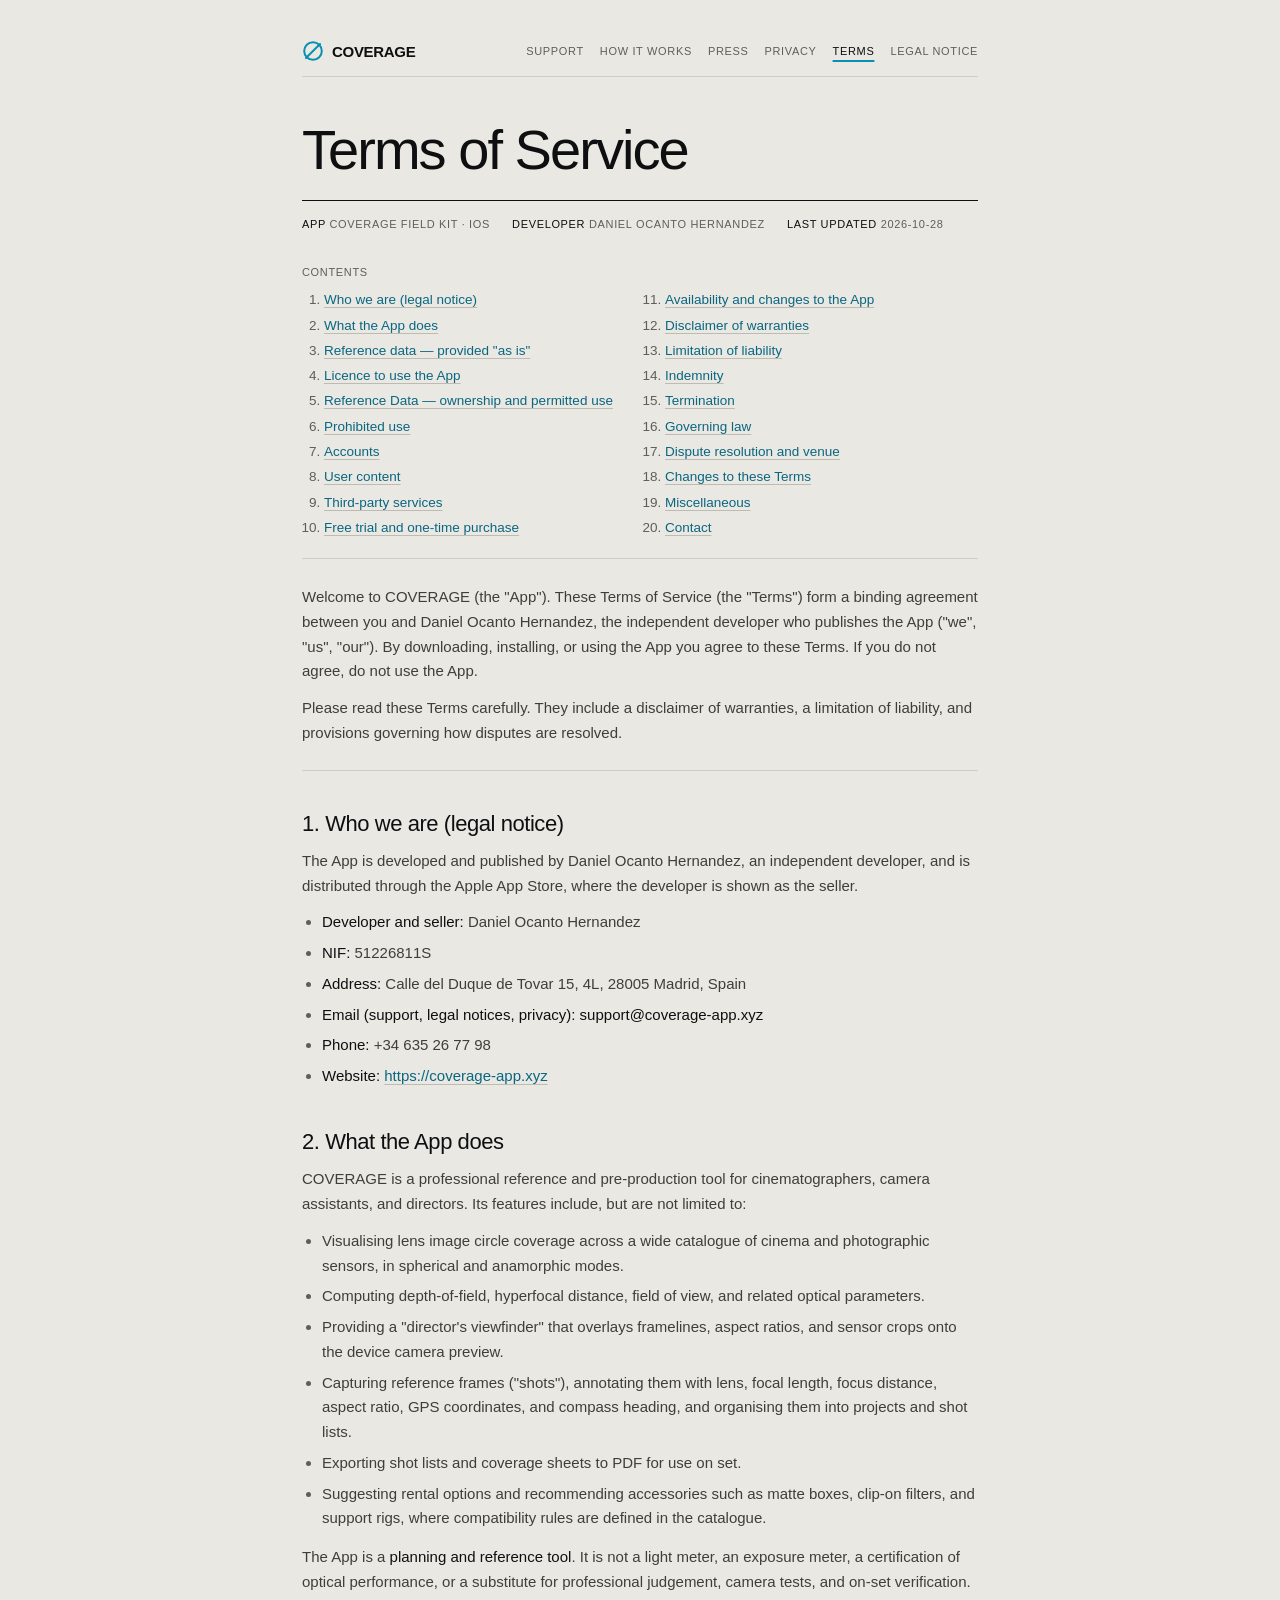
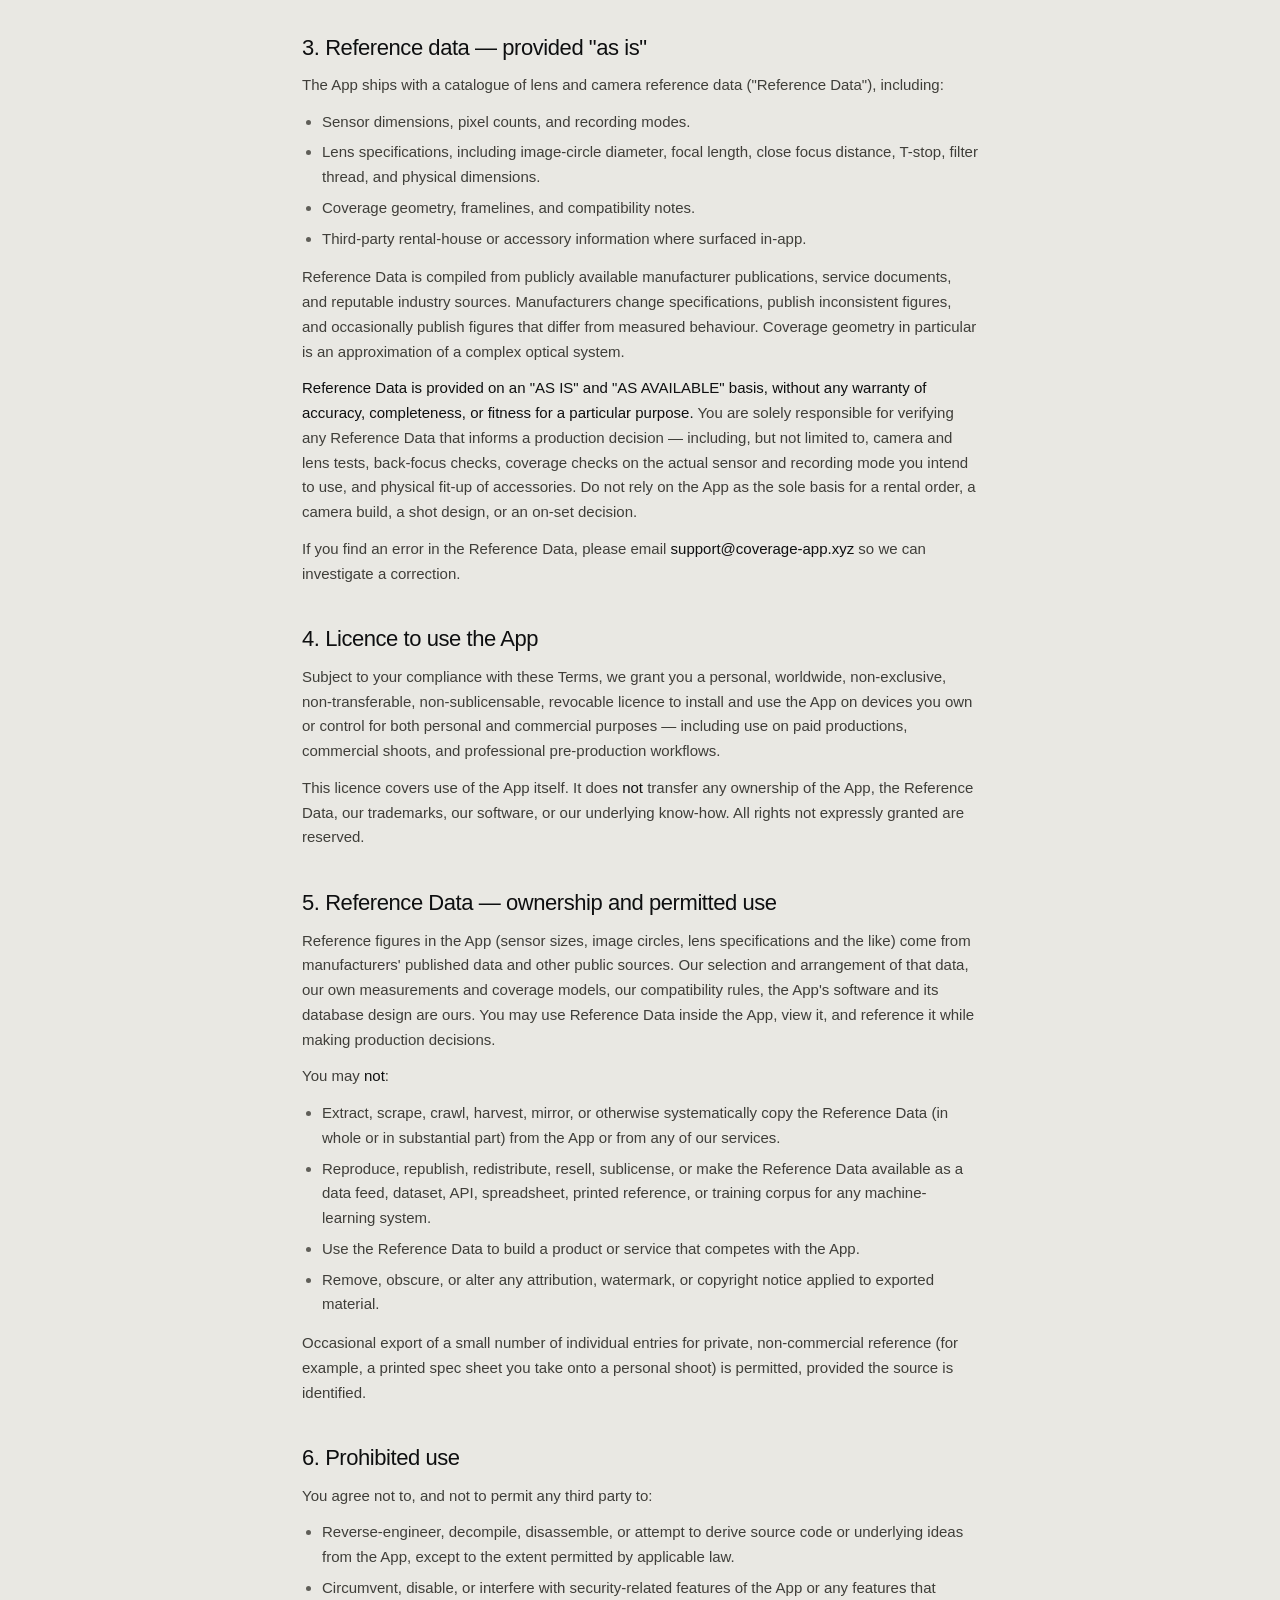
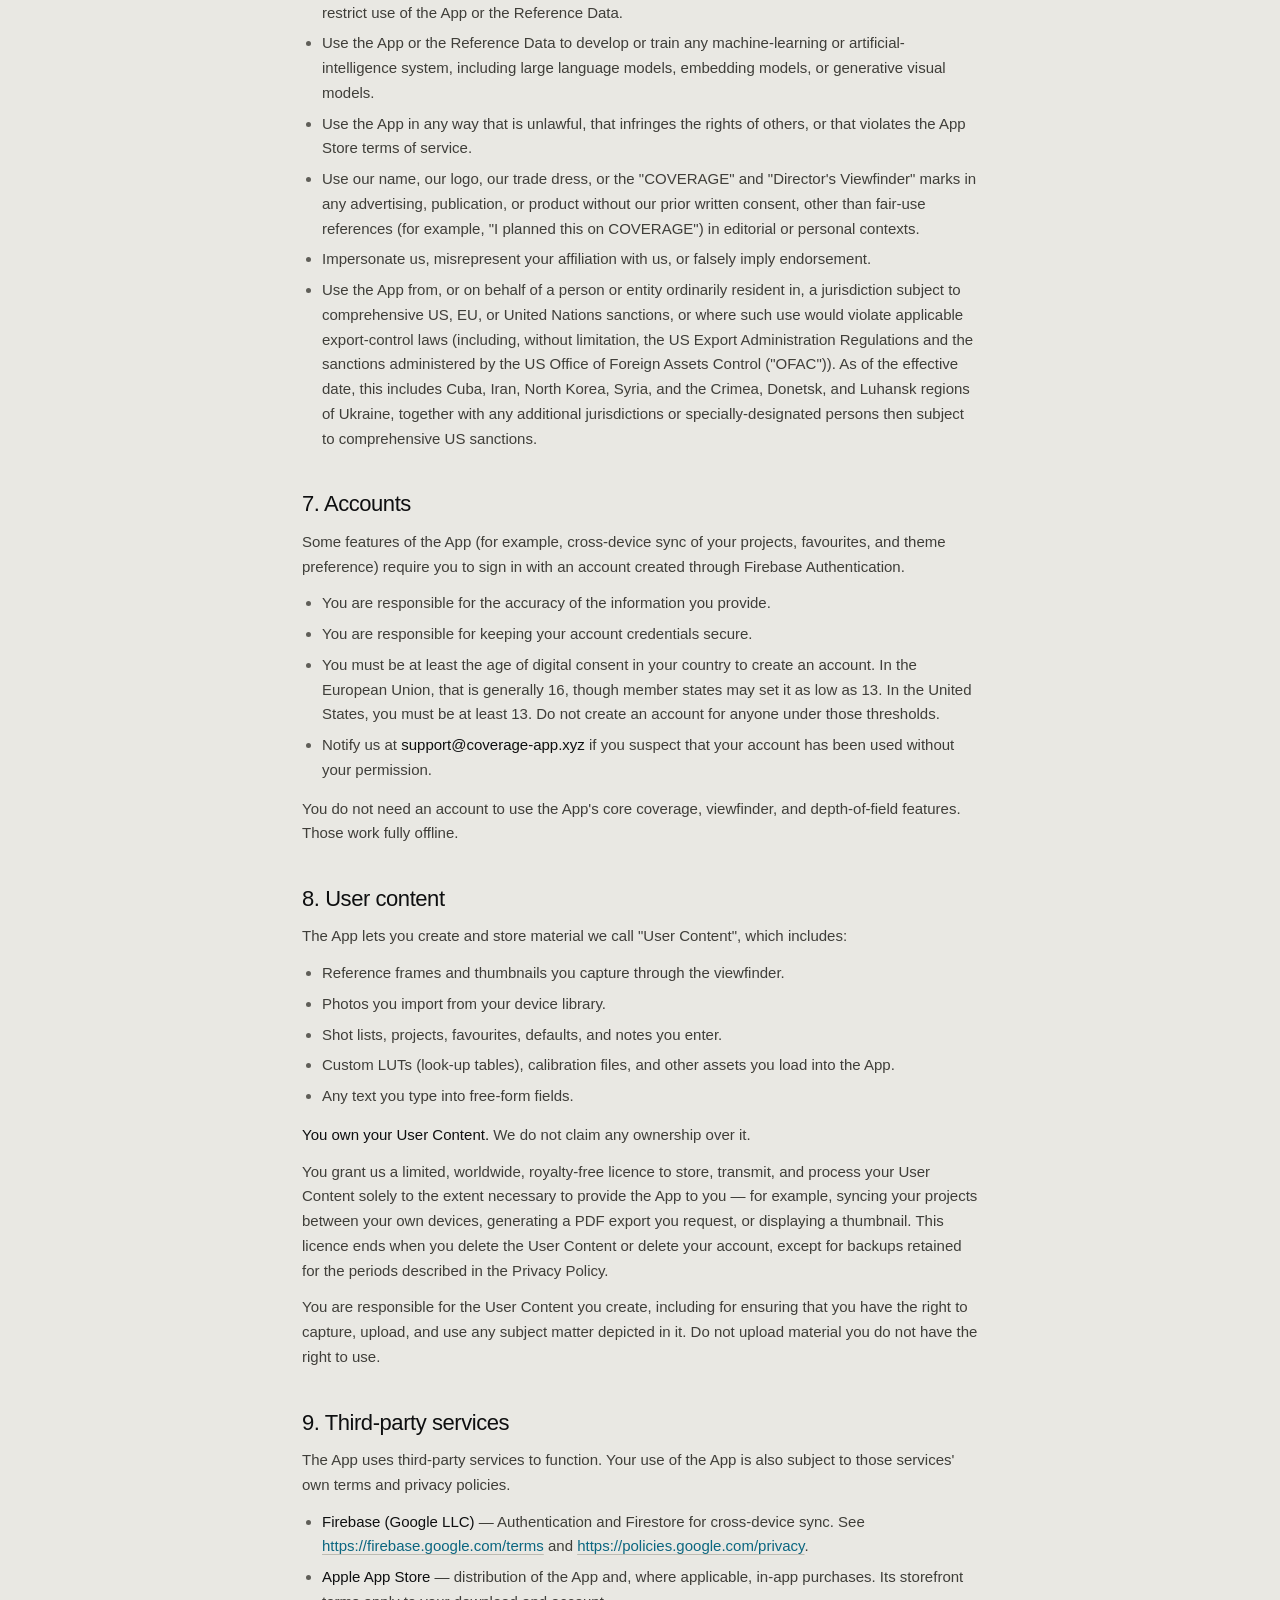
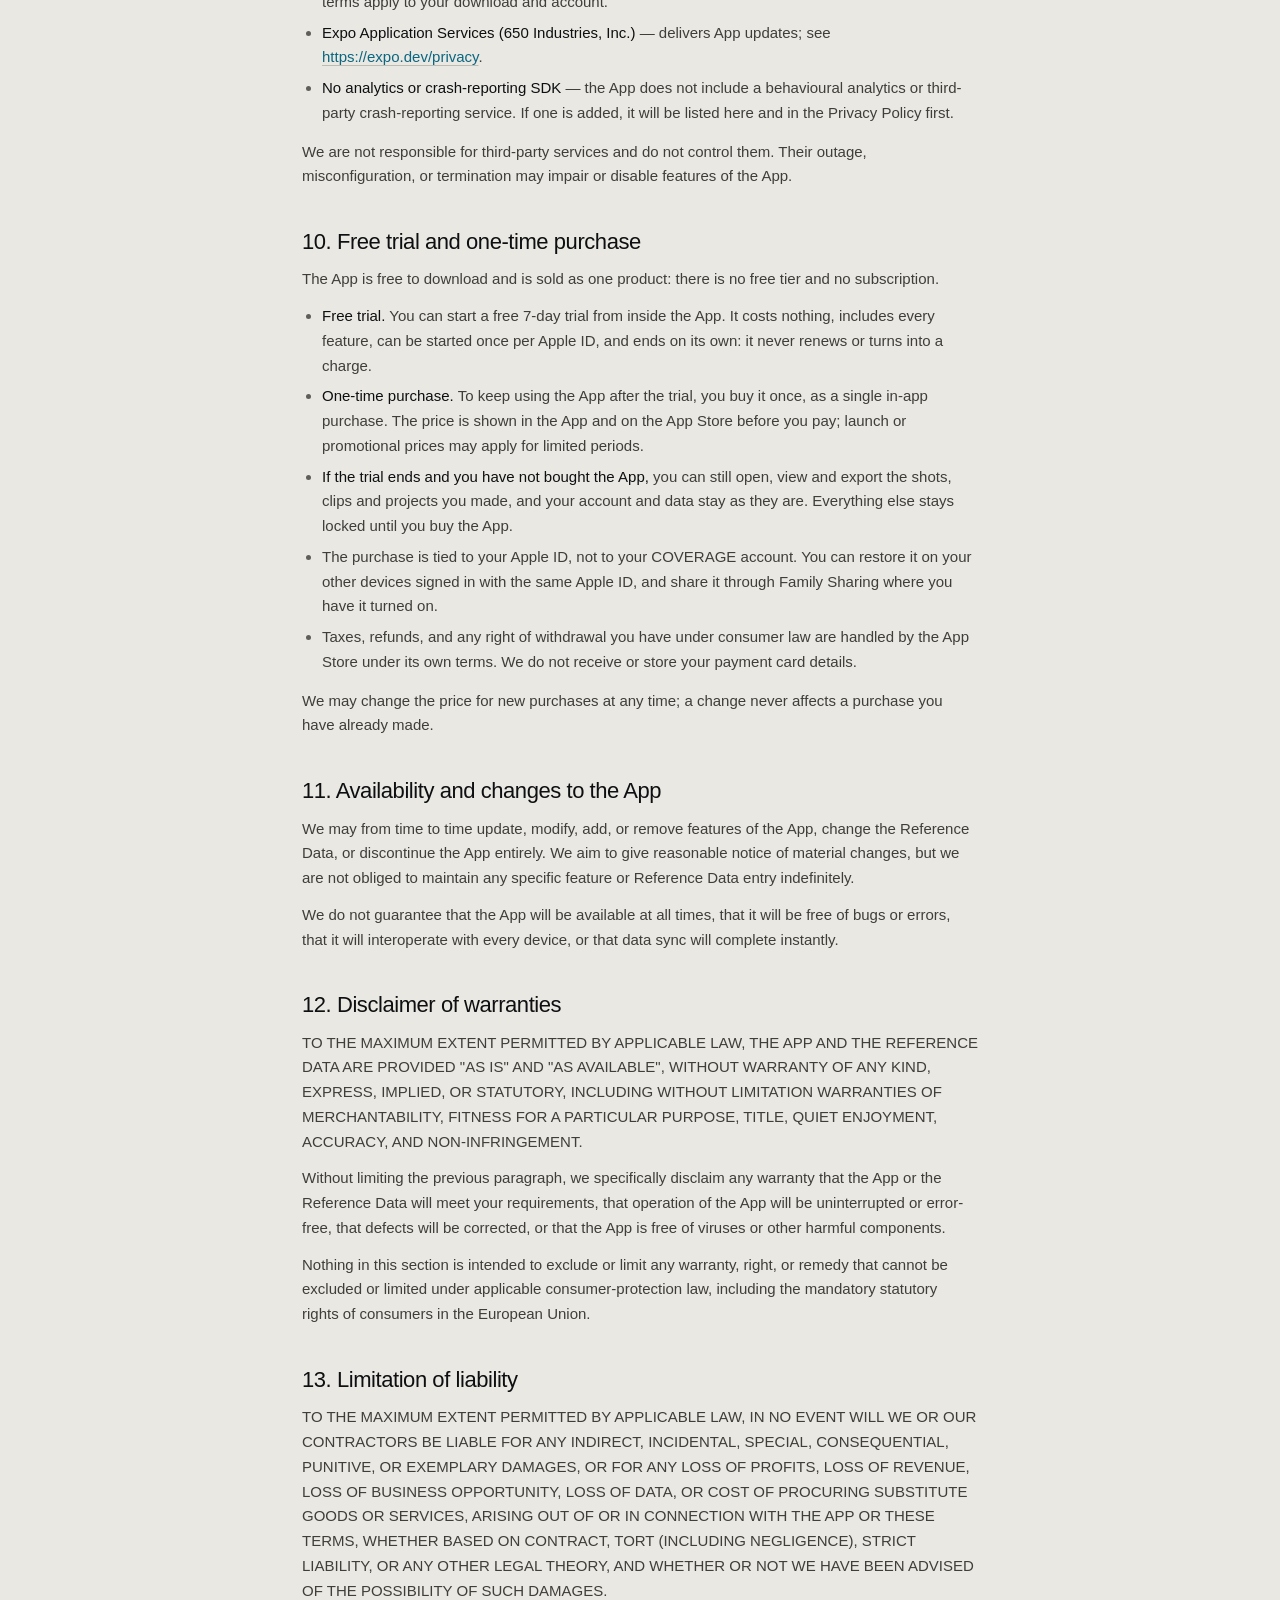
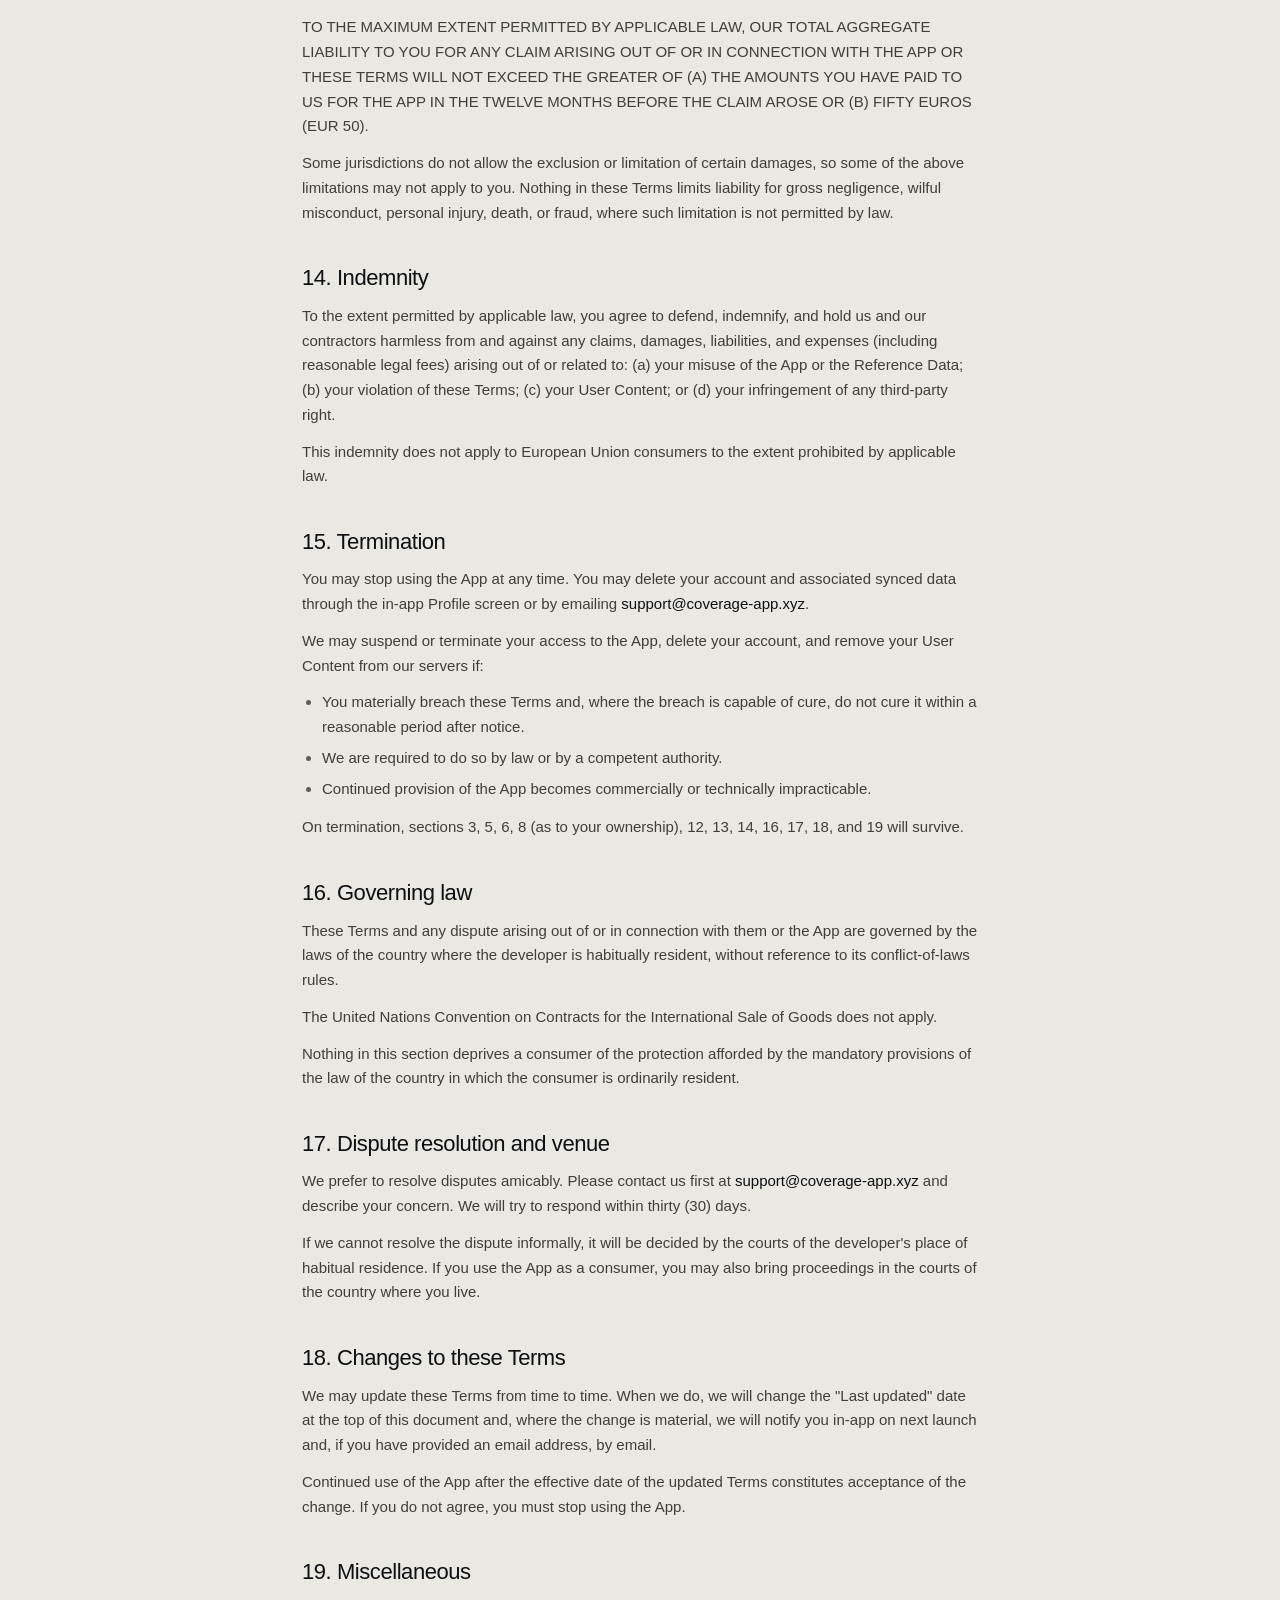
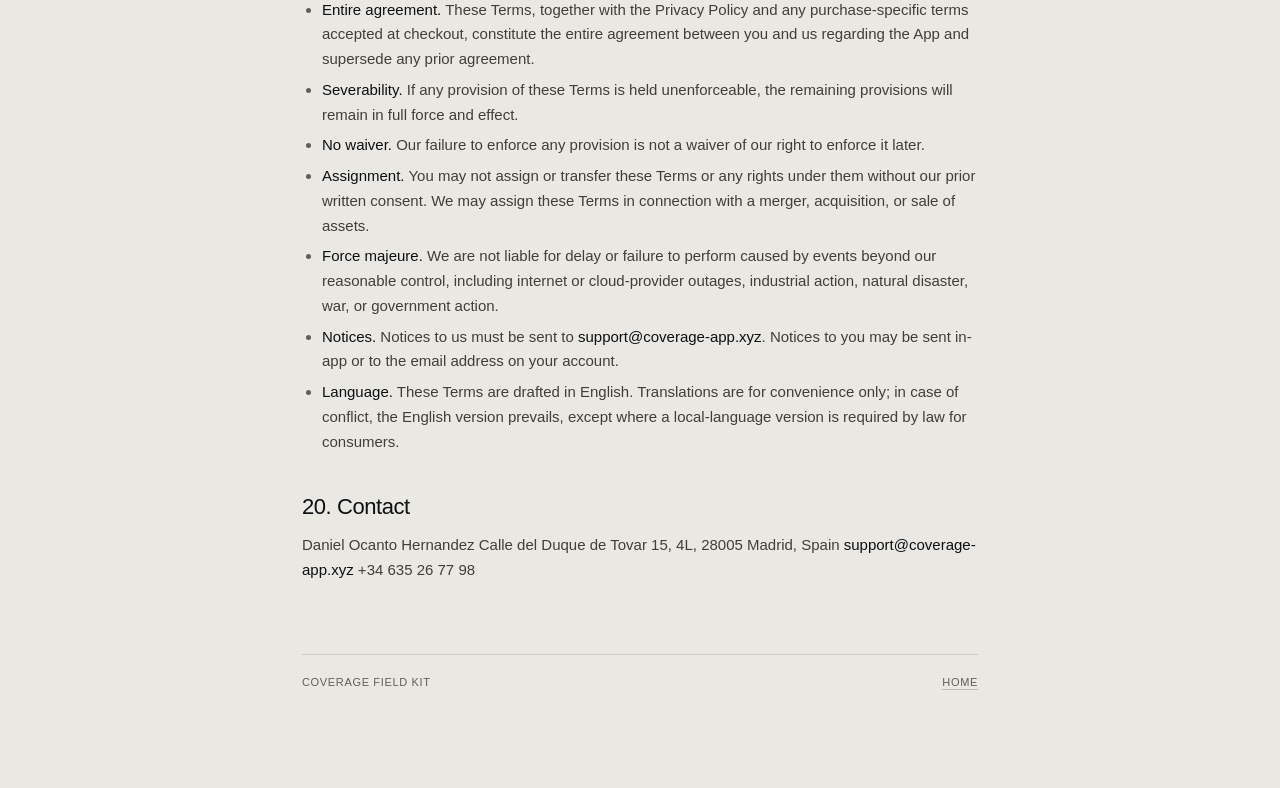
<file: terms/index.html>
<!doctype html>
<html lang="en">
<head>
<meta charset="utf-8">
<meta name="viewport" content="width=device-width,initial-scale=1,viewport-fit=cover">
<title>Terms of Service · Coverage Field Kit</title>
<meta name="description" content="The terms for using Coverage Field Kit.">
<link rel="canonical" href="https://coverage-app.xyz/terms/">
<link rel="icon" href="/favicon.svg" type="image/svg+xml">
<link rel="apple-touch-icon" href="/apple-touch-icon.png">
<meta name="theme-color" content="#0b0d10">
<meta property="og:type" content="website">
<meta property="og:site_name" content="Coverage Field Kit">
<meta property="og:title" content="Terms of Service · Coverage Field Kit">
<meta property="og:description" content="The terms for using Coverage Field Kit.">
<meta property="og:url" content="https://coverage-app.xyz/terms/">
<meta property="og:image" content="https://coverage-app.xyz/og.png">
<meta name="twitter:card" content="summary_large_image">
<link rel="stylesheet" href="../fonts/source-serif-4.css">
<style>
  /* v2 paper pages: Helvetica Neue throughout (bold, tight headings; medium
     caps for labels), the emphasised word in Source Serif 4 bold italic.
     Layout unchanged from v1; the legal text is untouched. */
  :root { --paper:#e9e8e3; --card:#f2f1ed; --ink:#0e0f10; --ink-2:#3f3e39; --meta:#5f5e58; --rule:#cfcdc5; --rule-2:#bdbbb2; --accent:#0891b2; --accent-ink:#0b6680;
    --sans:"Helvetica Neue",Helvetica,-apple-system,BlinkMacSystemFont,"SF Pro Text",Arial,sans-serif; --accent-serif:"Source Serif 4",Georgia,"Times New Roman",serif; color-scheme: light; }
  @media (prefers-color-scheme: dark) { :root { --paper:#0b0d10; --card:#111418; --ink:#eeede8; --ink-2:#c4c3bd; --meta:#8a8983; --rule:#23272c; --rule-2:#363b42; --accent:#22d3ee; --accent-ink:#67e8f9; color-scheme: dark; } }
  * { box-sizing: border-box; }
  html { -webkit-text-size-adjust: 100%; scroll-behavior: smooth; }
  body { margin: 0; background: var(--paper); color: var(--ink); font-family: var(--sans); font-size: 15px; line-height: 1.65; -webkit-font-smoothing: antialiased; }
  ::selection { background: var(--ink); color: var(--paper); }
  a { color: var(--accent-ink); text-underline-offset: 3px; text-decoration-color: var(--rule-2); word-break: break-word; }
  .page { max-width: 720px; margin: 0 auto; padding-inline: 22px; padding-block: calc(40px + env(safe-area-inset-top, 0px)) calc(96px + env(safe-area-inset-bottom, 0px)); }
  .top { display: flex; justify-content: space-between; align-items: center; gap: 16px; flex-wrap: wrap; margin-bottom: 44px; padding-bottom: 14px; border-bottom: 1px solid var(--rule); }
  .mark { display: inline-flex; align-items: center; gap: 8px; font-weight: 700; letter-spacing: -0.02em; text-transform: uppercase; font-size: 15px; line-height: 1; color: var(--ink); text-decoration: none; }
  .top nav { display: flex; flex-wrap: wrap; gap: 8px 16px; font-weight: 500; font-size: 11px; letter-spacing: 0.06em; text-transform: uppercase; }
  .top nav a { color: var(--meta); text-decoration: none; }
  .top nav a[aria-current="page"], .top nav a:hover { color: var(--ink); }
  .top nav a[aria-current="page"] { text-decoration: underline; text-decoration-color: var(--accent); text-underline-offset: 5px; text-decoration-thickness: 2px; }
  h1 { font-family: var(--sans); font-weight: 400; font-size: clamp(36px, 6vw, 56px); line-height: 1.02; letter-spacing: -0.035em; margin: 0 0 22px; text-wrap: balance; }
  h1 em { font-family: var(--accent-serif); font-style: italic; font-optical-sizing: auto; letter-spacing: -0.01em; color: inherit; }
  .meta { display: flex; flex-wrap: wrap; gap: 8px 22px; font-weight: 500; font-size: 11px; letter-spacing: 0.06em; text-transform: uppercase; color: var(--meta); padding-top: 14px; border-top: 1px solid var(--ink); margin-bottom: 30px; font-variant-numeric: tabular-nums; }
  .meta strong { color: var(--ink); font-weight: 500; }
  .toc { border-bottom: 1px solid var(--rule); padding-bottom: 16px; margin-bottom: 26px; }
  .toc .eb, .card .eb { font-weight: 500; font-size: 11px; letter-spacing: 0.06em; text-transform: uppercase; color: var(--meta); margin-bottom: 8px; }
  .toc ol { margin: 0; padding-left: 22px; columns: 2; column-gap: 28px; font-size: 13.5px; font-variant-numeric: tabular-nums; }
  @media (max-width: 560px) { .toc ol { columns: 1; } }
  .toc li { break-inside: avoid; margin-bottom: 3px; color: var(--meta); }
  .doc h2 { font-family: var(--sans); font-weight: 500; font-size: 22px; line-height: 1.2; letter-spacing: -0.02em; margin: 40px 0 12px; scroll-margin-top: 16px; text-wrap: balance; }
  .doc h3 { font-weight: 500; font-size: 16px; letter-spacing: -0.01em; margin: 22px 0 6px; }
  .doc p, .doc li { color: var(--ink-2); }
  .doc p { margin: 0 0 12px; }
  .doc ul { padding-left: 20px; margin: 0 0 14px; }
  .doc li { margin-bottom: 6px; }
  .doc li::marker { color: var(--meta); }
  .doc strong { color: var(--ink); font-weight: 500; }
  .doc hr { border: 0; border-top: 1px solid var(--rule); margin: 24px 0; }
  .mail { font-weight: 500; color: var(--ink); user-select: all; }
  code { font-family: inherit; font-weight: 500; }
  .card { background: var(--card); border: 1px solid var(--rule); border-radius: 6px; padding: 20px 22px; margin-bottom: 16px; }
  .card p { margin: 0 0 8px; color: var(--ink-2); }
  .card p:last-child { margin-bottom: 0; }
  .big { font-weight: 400; font-size: 20px; letter-spacing: -0.02em; color: var(--ink); user-select: all; }
  footer { margin-top: 72px; padding-top: 18px; border-top: 1px solid var(--rule); font-weight: 500; font-size: 11px; letter-spacing: 0.06em; text-transform: uppercase; color: var(--meta); display: flex; justify-content: space-between; flex-wrap: wrap; gap: 12px; }
  footer a { color: var(--meta); }
</style>
</head>
<body>
<div class="page">
  <div class="top"><a class="mark" href="/"><svg width="22" height="22" viewBox="0 0 100 100" aria-hidden="true"><circle cx="50" cy="50" r="40" fill="none" stroke="var(--accent)" stroke-width="9"/><line x1="82" y1="18" x2="18" y2="82" stroke="var(--accent)" stroke-width="9" stroke-linecap="round"/></svg>Coverage</a><nav aria-label="Pages"><a href="/support/">Support</a><a href="/how-it-works/">How it works</a><a href="/press/">Press</a><a href="/privacy/">Privacy</a><a href="/terms/" aria-current="page">Terms</a><a href="/legal/">Legal notice</a></nav></div>
  <h1>Terms of Service</h1>
  <div class="meta"><span><strong>App</strong> Coverage Field Kit · iOS</span><span><strong>Developer</strong> Daniel Ocanto Hernandez</span><span><strong>Last updated</strong> 2026-10-28</span></div>
  <nav class="toc" aria-label="Contents"><div class="eb">Contents</div><ol><li><a href="#t-1-who-we-are-legal-notice">Who we are (legal notice)</a></li><li><a href="#t-2-what-the-app-does">What the App does</a></li><li><a href="#t-3-reference-data-provided-as-is">Reference data — provided "as is"</a></li><li><a href="#t-4-licence-to-use-the-app">Licence to use the App</a></li><li><a href="#t-5-reference-data-ownership-and-permitted-use">Reference Data — ownership and permitted use</a></li><li><a href="#t-6-prohibited-use">Prohibited use</a></li><li><a href="#t-7-accounts">Accounts</a></li><li><a href="#t-8-user-content">User content</a></li><li><a href="#t-9-third-party-services">Third-party services</a></li><li><a href="#t-10-free-trial-and-one-time-purchase">Free trial and one-time purchase</a></li><li><a href="#t-11-availability-and-changes-to-the-app">Availability and changes to the App</a></li><li><a href="#t-12-disclaimer-of-warranties">Disclaimer of warranties</a></li><li><a href="#t-13-limitation-of-liability">Limitation of liability</a></li><li><a href="#t-14-indemnity">Indemnity</a></li><li><a href="#t-15-termination">Termination</a></li><li><a href="#t-16-governing-law">Governing law</a></li><li><a href="#t-17-dispute-resolution-and-venue">Dispute resolution and venue</a></li><li><a href="#t-18-changes-to-these-terms">Changes to these Terms</a></li><li><a href="#t-19-miscellaneous">Miscellaneous</a></li><li><a href="#t-20-contact">Contact</a></li></ol></nav>
  <article class="doc">
<p>Welcome to COVERAGE (the "App"). These Terms of Service (the "Terms") form a binding agreement between you and Daniel Ocanto Hernandez, the independent developer who publishes the App ("we", "us", "our"). By downloading, installing, or using the App you agree to these Terms. If you do not agree, do not use the App.</p>
<p>Please read these Terms carefully. They include a disclaimer of warranties, a limitation of liability, and provisions governing how disputes are resolved.</p>
<hr>
<h2 id="t-1-who-we-are-legal-notice">1. Who we are (legal notice)</h2>
<p>The App is developed and published by Daniel Ocanto Hernandez, an independent developer, and is distributed through the Apple App Store, where the developer is shown as the seller.</p>
<ul><li><strong>Developer and seller:</strong> Daniel Ocanto Hernandez</li><li><strong>NIF:</strong> 51226811S</li><li><strong>Address:</strong> Calle del Duque de Tovar 15, 4L, 28005 Madrid, Spain</li><li><strong>Email (support, legal notices, privacy):</strong> <span class="mail">support@coverage-app.xyz</span></li><li><strong>Phone:</strong> +34 635 26 77 98</li><li><strong>Website:</strong> <a href="https://coverage-app.xyz" rel="noopener" target="_blank">https://coverage-app.xyz</a></li></ul>
<h2 id="t-2-what-the-app-does">2. What the App does</h2>
<p>COVERAGE is a professional reference and pre-production tool for cinematographers, camera assistants, and directors. Its features include, but are not limited to:</p>
<ul><li>Visualising lens image circle coverage across a wide catalogue of cinema and photographic sensors, in spherical and anamorphic modes.</li><li>Computing depth-of-field, hyperfocal distance, field of view, and related optical parameters.</li><li>Providing a "director's viewfinder" that overlays framelines, aspect ratios, and sensor crops onto the device camera preview.</li><li>Capturing reference frames ("shots"), annotating them with lens, focal length, focus distance, aspect ratio, GPS coordinates, and compass heading, and organising them into projects and shot lists.</li><li>Exporting shot lists and coverage sheets to PDF for use on set.</li><li>Suggesting rental options and recommending accessories such as matte boxes, clip-on filters, and support rigs, where compatibility rules are defined in the catalogue.</li></ul>
<p>The App is a <strong>planning and reference tool</strong>. It is not a light meter, an exposure meter, a certification of optical performance, or a substitute for professional judgement, camera tests, and on-set verification.</p>
<h2 id="t-3-reference-data-provided-as-is">3. Reference data — provided "as is"</h2>
<p>The App ships with a catalogue of lens and camera reference data ("Reference Data"), including:</p>
<ul><li>Sensor dimensions, pixel counts, and recording modes.</li><li>Lens specifications, including image-circle diameter, focal length, close focus distance, T-stop, filter thread, and physical dimensions.</li><li>Coverage geometry, framelines, and compatibility notes.</li><li>Third-party rental-house or accessory information where surfaced in-app.</li></ul>
<p>Reference Data is compiled from publicly available manufacturer publications, service documents, and reputable industry sources. Manufacturers change specifications, publish inconsistent figures, and occasionally publish figures that differ from measured behaviour. Coverage geometry in particular is an approximation of a complex optical system.</p>
<p><strong>Reference Data is provided on an "AS IS" and "AS AVAILABLE" basis, without any warranty of accuracy, completeness, or fitness for a particular purpose.</strong> You are solely responsible for verifying any Reference Data that informs a production decision — including, but not limited to, camera and lens tests, back-focus checks, coverage checks on the actual sensor and recording mode you intend to use, and physical fit-up of accessories. Do not rely on the App as the sole basis for a rental order, a camera build, a shot design, or an on-set decision.</p>
<p>If you find an error in the Reference Data, please email <span class="mail">support@coverage-app.xyz</span> so we can investigate a correction.</p>
<h2 id="t-4-licence-to-use-the-app">4. Licence to use the App</h2>
<p>Subject to your compliance with these Terms, we grant you a personal, worldwide, non-exclusive, non-transferable, non-sublicensable, revocable licence to install and use the App on devices you own or control for both personal and commercial purposes — including use on paid productions, commercial shoots, and professional pre-production workflows.</p>
<p>This licence covers use of the App itself. It does <strong>not</strong> transfer any ownership of the App, the Reference Data, our trademarks, our software, or our underlying know-how. All rights not expressly granted are reserved.</p>
<h2 id="t-5-reference-data-ownership-and-permitted-use">5. Reference Data — ownership and permitted use</h2>
<p>Reference figures in the App (sensor sizes, image circles, lens specifications and the like) come from manufacturers' published data and other public sources. Our selection and arrangement of that data, our own measurements and coverage models, our compatibility rules, the App's software and its database design are ours. You may use Reference Data inside the App, view it, and reference it while making production decisions.</p>
<p>You may <strong>not</strong>:</p>
<ul><li>Extract, scrape, crawl, harvest, mirror, or otherwise systematically copy the Reference Data (in whole or in substantial part) from the App or from any of our services.</li><li>Reproduce, republish, redistribute, resell, sublicense, or make the Reference Data available as a data feed, dataset, API, spreadsheet, printed reference, or training corpus for any machine-learning system.</li><li>Use the Reference Data to build a product or service that competes with the App.</li><li>Remove, obscure, or alter any attribution, watermark, or copyright notice applied to exported material.</li></ul>
<p>Occasional export of a small number of individual entries for private, non-commercial reference (for example, a printed spec sheet you take onto a personal shoot) is permitted, provided the source is identified.</p>
<h2 id="t-6-prohibited-use">6. Prohibited use</h2>
<p>You agree not to, and not to permit any third party to:</p>
<ul><li>Reverse-engineer, decompile, disassemble, or attempt to derive source code or underlying ideas from the App, except to the extent permitted by applicable law.</li><li>Circumvent, disable, or interfere with security-related features of the App or any features that restrict use of the App or the Reference Data.</li><li>Use the App or the Reference Data to develop or train any machine-learning or artificial-intelligence system, including large language models, embedding models, or generative visual models.</li><li>Use the App in any way that is unlawful, that infringes the rights of others, or that violates the App Store terms of service.</li><li>Use our name, our logo, our trade dress, or the "COVERAGE" and "Director's Viewfinder" marks in any advertising, publication, or product without our prior written consent, other than fair-use references (for example, "I planned this on COVERAGE") in editorial or personal contexts.</li><li>Impersonate us, misrepresent your affiliation with us, or falsely imply endorsement.</li><li>Use the App from, or on behalf of a person or entity ordinarily resident in, a jurisdiction subject to comprehensive US, EU, or United Nations sanctions, or where such use would violate applicable export-control laws (including, without limitation, the US Export Administration Regulations and the sanctions administered by the US Office of Foreign Assets Control ("OFAC")). As of the effective date, this includes Cuba, Iran, North Korea, Syria, and the Crimea, Donetsk, and Luhansk regions of Ukraine, together with any additional jurisdictions or specially-designated persons then subject to comprehensive US sanctions.</li></ul>
<h2 id="t-7-accounts">7. Accounts</h2>
<p>Some features of the App (for example, cross-device sync of your projects, favourites, and theme preference) require you to sign in with an account created through Firebase Authentication.</p>
<ul><li>You are responsible for the accuracy of the information you provide.</li><li>You are responsible for keeping your account credentials secure.</li><li>You must be at least the age of digital consent in your country to create an account. In the European Union, that is generally 16, though member states may set it as low as 13. In the United States, you must be at least 13. Do not create an account for anyone under those thresholds.</li><li>Notify us at <span class="mail">support@coverage-app.xyz</span> if you suspect that your account has been used without your permission.</li></ul>
<p>You do not need an account to use the App's core coverage, viewfinder, and depth-of-field features. Those work fully offline.</p>
<h2 id="t-8-user-content">8. User content</h2>
<p>The App lets you create and store material we call "User Content", which includes:</p>
<ul><li>Reference frames and thumbnails you capture through the viewfinder.</li><li>Photos you import from your device library.</li><li>Shot lists, projects, favourites, defaults, and notes you enter.</li><li>Custom LUTs (look-up tables), calibration files, and other assets you load into the App.</li><li>Any text you type into free-form fields.</li></ul>
<p><strong>You own your User Content.</strong> We do not claim any ownership over it.</p>
<p>You grant us a limited, worldwide, royalty-free licence to store, transmit, and process your User Content solely to the extent necessary to provide the App to you — for example, syncing your projects between your own devices, generating a PDF export you request, or displaying a thumbnail. This licence ends when you delete the User Content or delete your account, except for backups retained for the periods described in the Privacy Policy.</p>
<p>You are responsible for the User Content you create, including for ensuring that you have the right to capture, upload, and use any subject matter depicted in it. Do not upload material you do not have the right to use.</p>
<h2 id="t-9-third-party-services">9. Third-party services</h2>
<p>The App uses third-party services to function. Your use of the App is also subject to those services' own terms and privacy policies.</p>
<ul><li><strong>Firebase (Google LLC)</strong> — Authentication and Firestore for cross-device sync. See <a href="https://firebase.google.com/terms" rel="noopener" target="_blank">https://firebase.google.com/terms</a> and <a href="https://policies.google.com/privacy" rel="noopener" target="_blank">https://policies.google.com/privacy</a>.</li><li><strong>Apple App Store</strong> — distribution of the App and, where applicable, in-app purchases. Its storefront terms apply to your download and account.</li><li><strong>Expo Application Services (650 Industries, Inc.)</strong> — delivers App updates; see <a href="https://expo.dev/privacy" rel="noopener" target="_blank">https://expo.dev/privacy</a>.</li><li><strong>No analytics or crash-reporting SDK</strong> — the App does not include a behavioural analytics or third-party crash-reporting service. If one is added, it will be listed here and in the Privacy Policy first.</li></ul>
<p>We are not responsible for third-party services and do not control them. Their outage, misconfiguration, or termination may impair or disable features of the App.</p>
<h2 id="t-10-free-trial-and-one-time-purchase">10. Free trial and one-time purchase</h2>
<p>The App is free to download and is sold as one product: there is no free tier and no subscription.</p>
<ul><li><strong>Free trial.</strong> You can start a free 7-day trial from inside the App. It costs nothing, includes every feature, can be started once per Apple ID, and ends on its own: it never renews or turns into a charge.</li><li><strong>One-time purchase.</strong> To keep using the App after the trial, you buy it once, as a single in-app purchase. The price is shown in the App and on the App Store before you pay; launch or promotional prices may apply for limited periods.</li><li><strong>If the trial ends and you have not bought the App,</strong> you can still open, view and export the shots, clips and projects you made, and your account and data stay as they are. Everything else stays locked until you buy the App.</li><li>The purchase is tied to your Apple ID, not to your COVERAGE account. You can restore it on your other devices signed in with the same Apple ID, and share it through Family Sharing where you have it turned on.</li><li>Taxes, refunds, and any right of withdrawal you have under consumer law are handled by the App Store under its own terms. We do not receive or store your payment card details.</li></ul>
<p>We may change the price for new purchases at any time; a change never affects a purchase you have already made.</p>
<h2 id="t-11-availability-and-changes-to-the-app">11. Availability and changes to the App</h2>
<p>We may from time to time update, modify, add, or remove features of the App, change the Reference Data, or discontinue the App entirely. We aim to give reasonable notice of material changes, but we are not obliged to maintain any specific feature or Reference Data entry indefinitely.</p>
<p>We do not guarantee that the App will be available at all times, that it will be free of bugs or errors, that it will interoperate with every device, or that data sync will complete instantly.</p>
<h2 id="t-12-disclaimer-of-warranties">12. Disclaimer of warranties</h2>
<p>TO THE MAXIMUM EXTENT PERMITTED BY APPLICABLE LAW, THE APP AND THE REFERENCE DATA ARE PROVIDED "AS IS" AND "AS AVAILABLE", WITHOUT WARRANTY OF ANY KIND, EXPRESS, IMPLIED, OR STATUTORY, INCLUDING WITHOUT LIMITATION WARRANTIES OF MERCHANTABILITY, FITNESS FOR A PARTICULAR PURPOSE, TITLE, QUIET ENJOYMENT, ACCURACY, AND NON-INFRINGEMENT.</p>
<p>Without limiting the previous paragraph, we specifically disclaim any warranty that the App or the Reference Data will meet your requirements, that operation of the App will be uninterrupted or error-free, that defects will be corrected, or that the App is free of viruses or other harmful components.</p>
<p>Nothing in this section is intended to exclude or limit any warranty, right, or remedy that cannot be excluded or limited under applicable consumer-protection law, including the mandatory statutory rights of consumers in the European Union.</p>
<h2 id="t-13-limitation-of-liability">13. Limitation of liability</h2>
<p>TO THE MAXIMUM EXTENT PERMITTED BY APPLICABLE LAW, IN NO EVENT WILL WE OR OUR CONTRACTORS BE LIABLE FOR ANY INDIRECT, INCIDENTAL, SPECIAL, CONSEQUENTIAL, PUNITIVE, OR EXEMPLARY DAMAGES, OR FOR ANY LOSS OF PROFITS, LOSS OF REVENUE, LOSS OF BUSINESS OPPORTUNITY, LOSS OF DATA, OR COST OF PROCURING SUBSTITUTE GOODS OR SERVICES, ARISING OUT OF OR IN CONNECTION WITH THE APP OR THESE TERMS, WHETHER BASED ON CONTRACT, TORT (INCLUDING NEGLIGENCE), STRICT LIABILITY, OR ANY OTHER LEGAL THEORY, AND WHETHER OR NOT WE HAVE BEEN ADVISED OF THE POSSIBILITY OF SUCH DAMAGES.</p>
<p>TO THE MAXIMUM EXTENT PERMITTED BY APPLICABLE LAW, OUR TOTAL AGGREGATE LIABILITY TO YOU FOR ANY CLAIM ARISING OUT OF OR IN CONNECTION WITH THE APP OR THESE TERMS WILL NOT EXCEED THE GREATER OF (A) THE AMOUNTS YOU HAVE PAID TO US FOR THE APP IN THE TWELVE MONTHS BEFORE THE CLAIM AROSE OR (B) FIFTY EUROS (EUR 50).</p>
<p>Some jurisdictions do not allow the exclusion or limitation of certain damages, so some of the above limitations may not apply to you. Nothing in these Terms limits liability for gross negligence, wilful misconduct, personal injury, death, or fraud, where such limitation is not permitted by law.</p>
<h2 id="t-14-indemnity">14. Indemnity</h2>
<p>To the extent permitted by applicable law, you agree to defend, indemnify, and hold us and our contractors harmless from and against any claims, damages, liabilities, and expenses (including reasonable legal fees) arising out of or related to: (a) your misuse of the App or the Reference Data; (b) your violation of these Terms; (c) your User Content; or (d) your infringement of any third-party right.</p>
<p>This indemnity does not apply to European Union consumers to the extent prohibited by applicable law.</p>
<h2 id="t-15-termination">15. Termination</h2>
<p>You may stop using the App at any time. You may delete your account and associated synced data through the in-app Profile screen or by emailing <span class="mail">support@coverage-app.xyz</span>.</p>
<p>We may suspend or terminate your access to the App, delete your account, and remove your User Content from our servers if:</p>
<ul><li>You materially breach these Terms and, where the breach is capable of cure, do not cure it within a reasonable period after notice.</li><li>We are required to do so by law or by a competent authority.</li><li>Continued provision of the App becomes commercially or technically impracticable.</li></ul>
<p>On termination, sections 3, 5, 6, 8 (as to your ownership), 12, 13, 14, 16, 17, 18, and 19 will survive.</p>
<h2 id="t-16-governing-law">16. Governing law</h2>
<p>These Terms and any dispute arising out of or in connection with them or the App are governed by the laws of the country where the developer is habitually resident, without reference to its conflict-of-laws rules.</p>
<p>The United Nations Convention on Contracts for the International Sale of Goods does not apply.</p>
<p>Nothing in this section deprives a consumer of the protection afforded by the mandatory provisions of the law of the country in which the consumer is ordinarily resident.</p>
<h2 id="t-17-dispute-resolution-and-venue">17. Dispute resolution and venue</h2>
<p>We prefer to resolve disputes amicably. Please contact us first at <span class="mail">support@coverage-app.xyz</span> and describe your concern. We will try to respond within thirty (30) days.</p>
<p>If we cannot resolve the dispute informally, it will be decided by the courts of the developer's place of habitual residence. If you use the App as a consumer, you may also bring proceedings in the courts of the country where you live.</p>
<h2 id="t-18-changes-to-these-terms">18. Changes to these Terms</h2>
<p>We may update these Terms from time to time. When we do, we will change the "Last updated" date at the top of this document and, where the change is material, we will notify you in-app on next launch and, if you have provided an email address, by email.</p>
<p>Continued use of the App after the effective date of the updated Terms constitutes acceptance of the change. If you do not agree, you must stop using the App.</p>
<h2 id="t-19-miscellaneous">19. Miscellaneous</h2>
<ul><li><strong>Entire agreement.</strong> These Terms, together with the Privacy Policy and any purchase-specific terms accepted at checkout, constitute the entire agreement between you and us regarding the App and supersede any prior agreement.</li><li><strong>Severability.</strong> If any provision of these Terms is held unenforceable, the remaining provisions will remain in full force and effect.</li><li><strong>No waiver.</strong> Our failure to enforce any provision is not a waiver of our right to enforce it later.</li><li><strong>Assignment.</strong> You may not assign or transfer these Terms or any rights under them without our prior written consent. We may assign these Terms in connection with a merger, acquisition, or sale of assets.</li><li><strong>Force majeure.</strong> We are not liable for delay or failure to perform caused by events beyond our reasonable control, including internet or cloud-provider outages, industrial action, natural disaster, war, or government action.</li><li><strong>Notices.</strong> Notices to us must be sent to <span class="mail">support@coverage-app.xyz</span>. Notices to you may be sent in-app or to the email address on your account.</li><li><strong>Language.</strong> These Terms are drafted in English. Translations are for convenience only; in case of conflict, the English version prevails, except where a local-language version is required by law for consumers.</li></ul>
<h2 id="t-20-contact">20. Contact</h2>
<p>Daniel Ocanto Hernandez Calle del Duque de Tovar 15, 4L, 28005 Madrid, Spain <span class="mail">support@coverage-app.xyz</span> +34 635 26 77 98</p>
  </article>
  <footer><span>Coverage Field Kit</span><span><a href="/">Home</a></span></footer>
</div>
</body>
</html>
</file>
<file: fonts/source-serif-4.css>
/* Source Serif 4 Italic (variable: opsz 8–60, wght 300–600), self-hosted so no visitor IP goes to Google.
   SIL Open Font License 1.1 (Adobe). Subsets: latin, latin-ext. */
@font-face {
  font-family: 'Source Serif 4';
  font-style: italic;
  font-weight: 300 600;
  font-display: swap;
  src: url(source-serif-4-italic-latin-ext.woff2) format('woff2');
  unicode-range: U+0100-02BA, U+02BD-02C5, U+02C7-02CC, U+02CE-02D7, U+02DD-02FF, U+0304, U+0308, U+0329, U+1D00-1DBF, U+1E00-1E9F, U+1EF2-1EFF, U+2020, U+20A0-20AB, U+20AD-20C4, U+2113, U+2C60-2C7F, U+A720-A7FF;
}
@font-face {
  font-family: 'Source Serif 4';
  font-style: italic;
  font-weight: 300 600;
  font-display: swap;
  src: url(source-serif-4-italic-latin.woff2) format('woff2');
  unicode-range: U+0000-00FF, U+0131, U+0152-0153, U+02BB-02BC, U+02C6, U+02DA, U+02DC, U+0304, U+0308, U+0329, U+2000-206F, U+20AC, U+2122, U+2191, U+2193, U+2212, U+2215, U+FEFF, U+FFFD;
}
</file>
